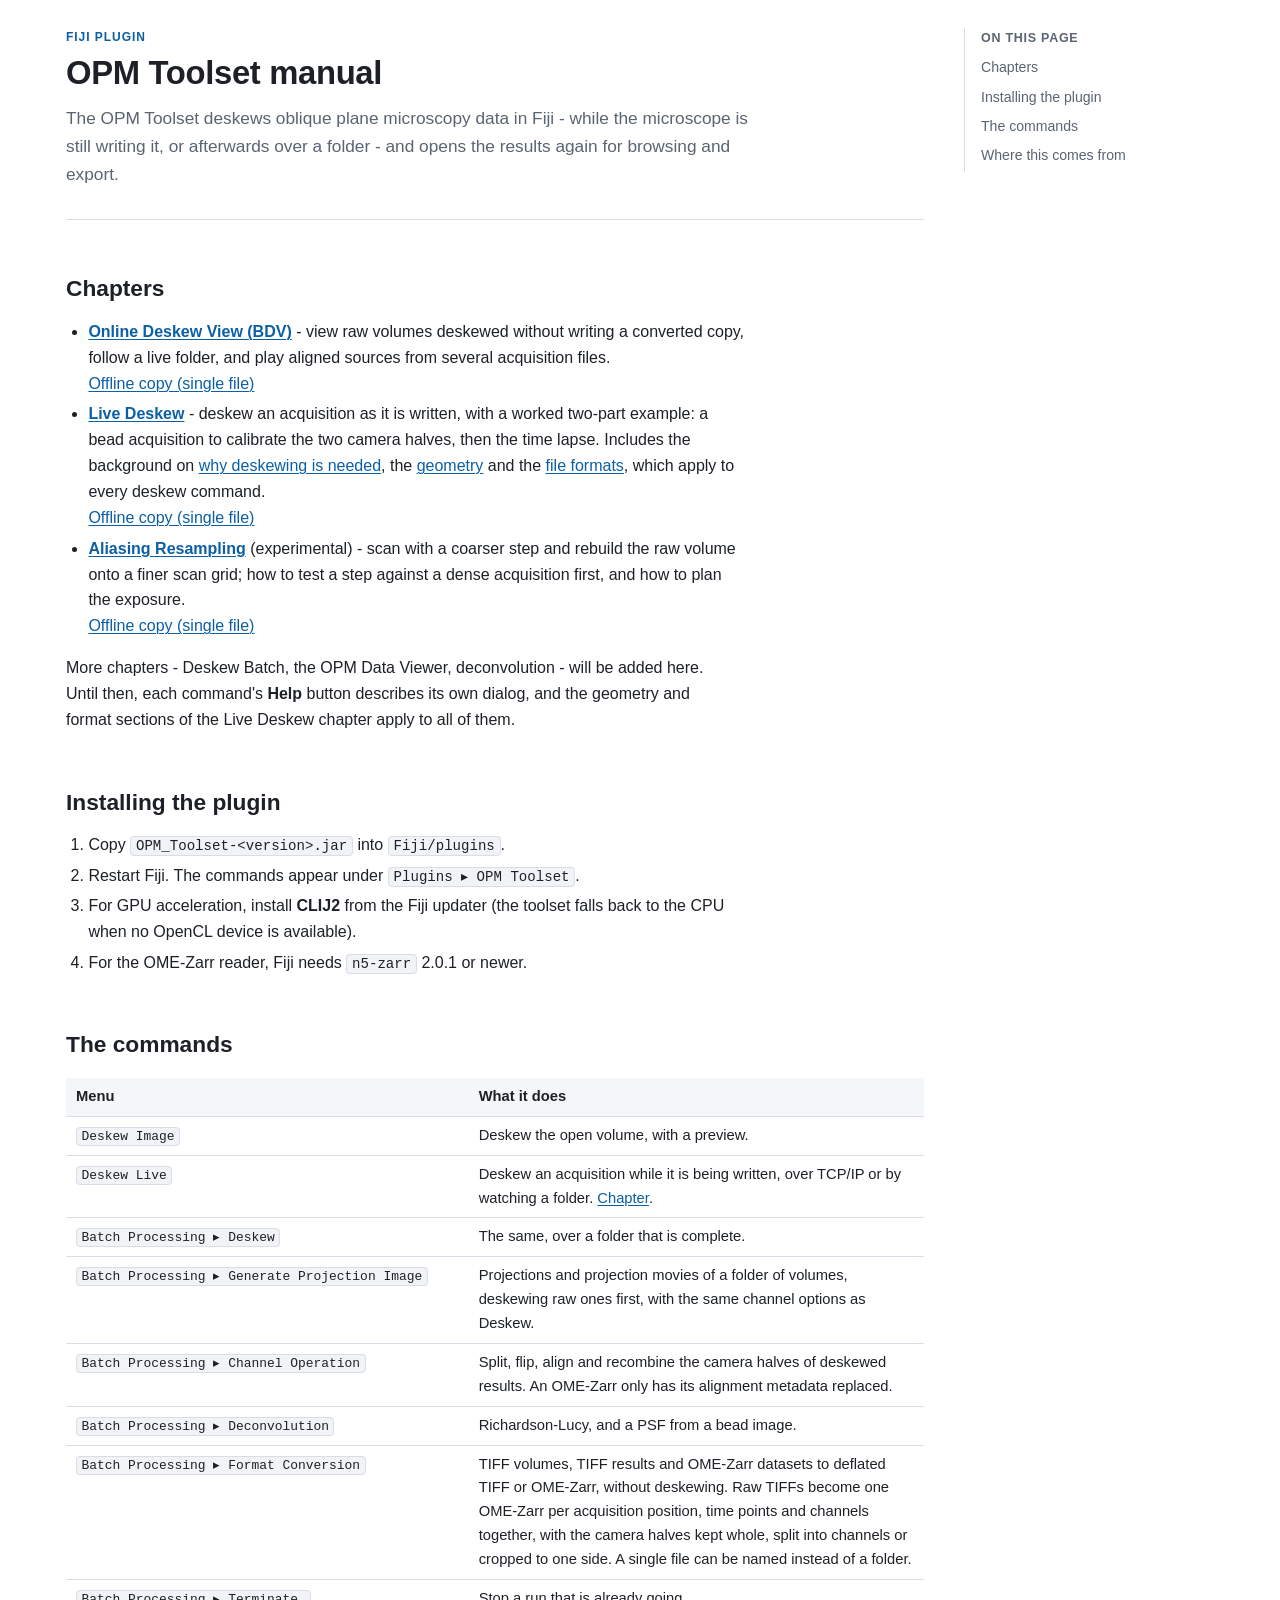
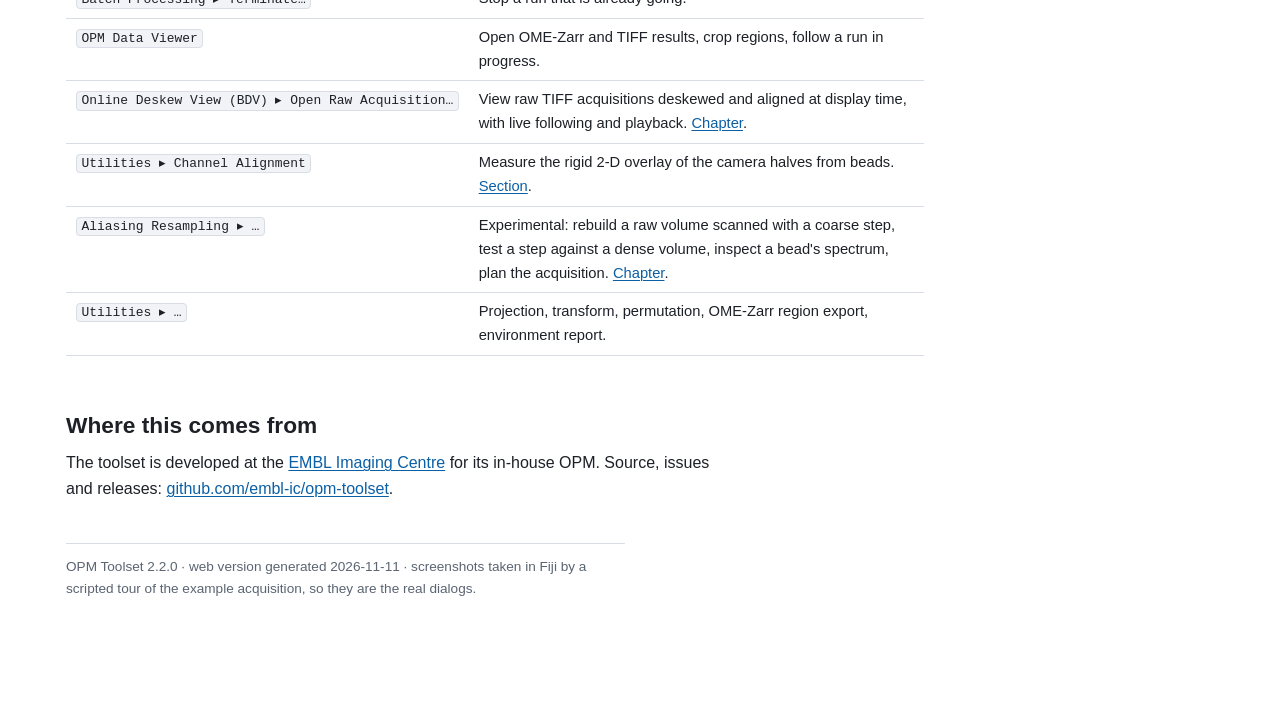
<file: docs/index.html>
<!DOCTYPE html>
<!-- GitHub Pages serves this folder; the manual lives in manual/. -->
<html lang="en">
<head>
<meta charset="utf-8">
<title>OPM Toolset documentation</title>
<meta http-equiv="refresh" content="0; url=manual/index.html">
<link rel="canonical" href="manual/index.html">
</head>
<body>
<p>The OPM Toolset manual is at <a href="manual/index.html">manual/index.html</a>.</p>
</body>
</html>
</file>
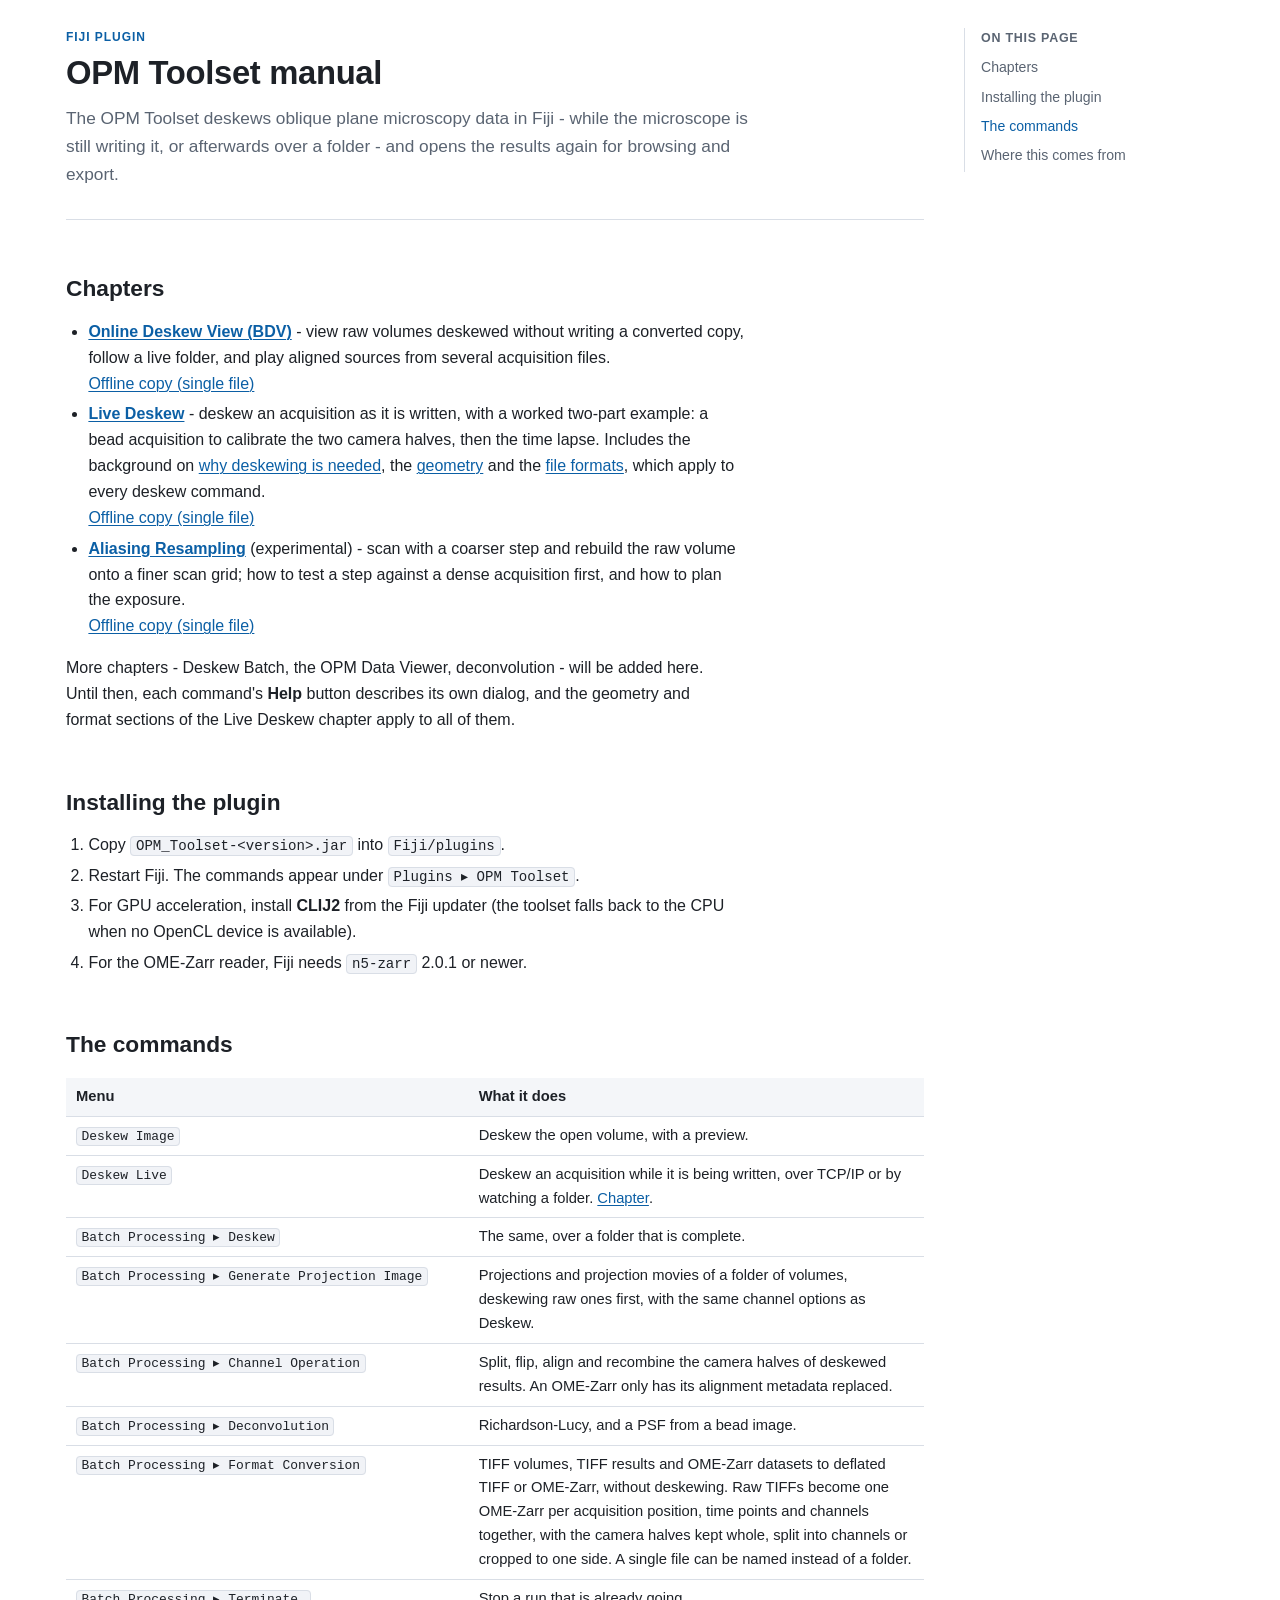
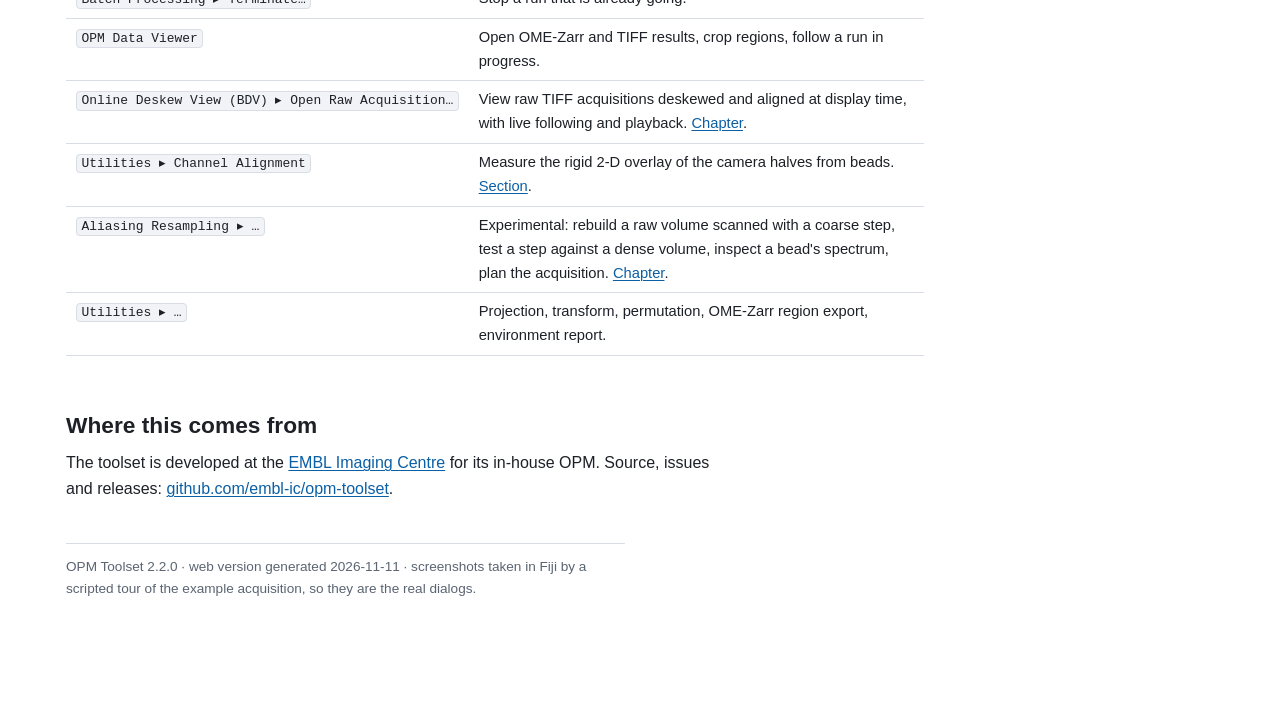
<file: docs/manual/index.html>
<!DOCTYPE html>
<html lang="en">
<head>
<meta charset="utf-8">
<meta name="viewport" content="width=device-width, initial-scale=1">
<title>OPM Toolset manual</title>
<meta name="description" content="User manual for the OPM Toolset Fiji plugin: deskewing oblique plane microscopy data, live and in batch.">
<link rel="icon" href="data:image/svg+xml;utf8,<svg xmlns='http://www.w3.org/2000/svg' viewBox='0 0 16 16'><text y='13' font-size='14'>🔬</text></svg>">
<link rel="stylesheet" href="assets/manual.css">
</head>
<body>
<div class="page">
<main>
<header class="masthead">
    <p class="eyebrow">Fiji plugin</p>
    <h1>OPM Toolset manual</h1>
    <p class="lede">The OPM Toolset deskews oblique plane microscopy data in Fiji - while the
        microscope is still writing it, or afterwards over a folder - and opens the results
        again for browsing and export.</p>
</header>

<h2 id="chapters">Chapters</h2>

<ul>
    <li><a href="online-deskew.html"><b>Online Deskew View (BDV)</b></a> - view raw volumes deskewed without writing a
        converted copy, follow a live folder, and play aligned sources from several acquisition files.
        <br><a href="download/opm-online-deskew-manual.html" download>Offline copy (single file)</a></li>
    <li><a href="live-deskew.html"><b>Live Deskew</b></a> - deskew an acquisition as it is
        written, with a worked two-part example: a bead acquisition to calibrate the two camera
        halves, then the time lapse. Includes the background on
        <a href="live-deskew.html#why">why deskewing is needed</a>, the
        <a href="live-deskew.html#geometry">geometry</a> and the
        <a href="live-deskew.html#formats">file formats</a>, which apply to every deskew command.
        <br><a href="download/opm-live-deskew-manual.html" download>Offline copy (single file)</a></li>
    <li><a href="aliasing-resampling.html"><b>Aliasing Resampling</b></a> (experimental) - scan with
        a coarser step and rebuild the raw volume onto a finer scan grid; how to test a step against
        a dense acquisition first, and how to plan the exposure.
        <br><a href="download/opm-aliasing-resampling-manual.html" download>Offline copy (single file)</a></li>
</ul>

<p>More chapters - Deskew Batch, the OPM Data Viewer, deconvolution - will be added here. Until
then, each command's <b>Help</b> button describes its own dialog, and the geometry and format
sections of the Live Deskew chapter apply to all of them.</p>

<h2 id="install">Installing the plugin</h2>

<ol>
    <li>Copy <code>OPM_Toolset-&lt;version&gt;.jar</code> into <code>Fiji/plugins</code>.</li>
    <li>Restart Fiji. The commands appear under <code>Plugins ▸ OPM Toolset</code>.</li>
    <li>For GPU acceleration, install <b>CLIJ2</b> from the Fiji updater (the toolset falls back to
        the CPU when no OpenCL device is available).</li>
    <li>For the OME-Zarr reader, Fiji needs <code>n5-zarr</code> 2.0.1 or newer.</li>
</ol>

<h2 id="commands">The commands</h2>

<div class="table-wrap">
<table>
    <thead><tr><th>Menu</th><th>What it does</th></tr></thead>
    <tbody>
    <tr><td><code>Deskew Image</code></td><td>Deskew the open volume, with a preview.</td></tr>
    <tr><td><code>Deskew Live</code></td><td>Deskew an acquisition while it is being written, over
        TCP/IP or by watching a folder. <a href="live-deskew.html">Chapter</a>.</td></tr>
    <tr><td><code>Batch Processing ▸ Deskew</code></td><td>The same, over a folder that is
        complete.</td></tr>
    <tr><td><code>Batch Processing ▸ Generate Projection Image</code></td><td>Projections and
        projection movies of a folder of volumes, deskewing raw ones first, with the same channel
        options as Deskew.</td></tr>
    <tr><td><code>Batch Processing ▸ Channel Operation</code></td><td>Split, flip, align and
        recombine the camera halves of deskewed results. An OME-Zarr only has its alignment
        metadata replaced.</td></tr>
    <tr><td><code>Batch Processing ▸ Deconvolution</code></td><td>Richardson-Lucy, and a PSF from a
        bead image.</td></tr>
    <tr><td><code>Batch Processing ▸ Format Conversion</code></td><td>TIFF volumes, TIFF results
        and OME-Zarr datasets to deflated TIFF or OME-Zarr, without deskewing. Raw TIFFs become one
        OME-Zarr per acquisition position, time points and channels together, with the camera
        halves kept whole, split into channels or cropped to one side. A single file can be named
        instead of a folder.</td></tr>
    <tr><td><code>Batch Processing ▸ Terminate…</code></td><td>Stop a run that is already
        going.</td></tr>
    <tr><td><code>OPM Data Viewer</code></td><td>Open OME-Zarr and TIFF results, crop regions,
        follow a run in progress.</td></tr>
    <tr><td><code>Online Deskew View (BDV) ▸ Open Raw Acquisition…</code></td><td>View raw TIFF acquisitions deskewed
        and aligned at display time, with live following and playback. <a href="online-deskew.html">Chapter</a>.</td></tr>
    <tr><td><code>Utilities ▸ Channel Alignment</code></td><td>Measure the rigid 2-D overlay of the
        camera halves from beads.
        <a href="live-deskew.html#alignment">Section</a>.</td></tr>
    <tr><td><code>Aliasing Resampling ▸ …</code></td><td>Experimental: rebuild a raw volume scanned
        with a coarse step, test a step against a dense volume, inspect a bead's spectrum, plan the
        acquisition. <a href="aliasing-resampling.html">Chapter</a>.</td></tr>
    <tr><td><code>Utilities ▸ …</code></td><td>Projection, transform, permutation, OME-Zarr
        region export, environment report.</td></tr>
    </tbody>
</table>
</div>

<h2 id="contact">Where this comes from</h2>

<p>The toolset is developed at the <a href="https://www.embl.org/about/info/imaging-centre/">EMBL
Imaging Centre</a> for its in-house OPM. Source, issues and releases:
<a href="https://github.com/embl-ic/opm-toolset">github.com/embl-ic/opm-toolset</a>.</p>
<p class="meta">OPM Toolset 2.2.0 · web version generated 2026-11-11 ·
screenshots taken in Fiji by a scripted tour of the
example acquisition, so they are the real dialogs.</p>
</main>
<nav class="toc"><p>On this page</p><ol><li><a href="#chapters">Chapters</a></li><li><a href="#install">Installing the plugin</a></li><li><a href="#commands">The commands</a></li><li><a href="#contact">Where this comes from</a></li></ol></nav>
</div>
<script>
/* Mark the section the reader is in. No dependencies, and harmless if it does not run. */
(function () {
    var links = [].slice.call(document.querySelectorAll('nav.toc a'));
    if (!links.length || !('IntersectionObserver' in window)) return;
    var byId = {};
    links.forEach(function (a) { byId[a.getAttribute('href').slice(1)] = a; });
    var seen = new IntersectionObserver(function (entries) {
        entries.forEach(function (entry) {
            var link = byId[entry.target.id];
            if (!link) return;
            if (entry.isIntersecting) {
                links.forEach(function (a) { a.classList.remove('active'); });
                link.classList.add('active');
            }
        });
    }, { rootMargin: '-10% 0px -80% 0px' });
    Object.keys(byId).forEach(function (id) {
        var target = document.getElementById(id);
        if (target) seen.observe(target);
    });
})();
</script>
</body>
</html>
</file>
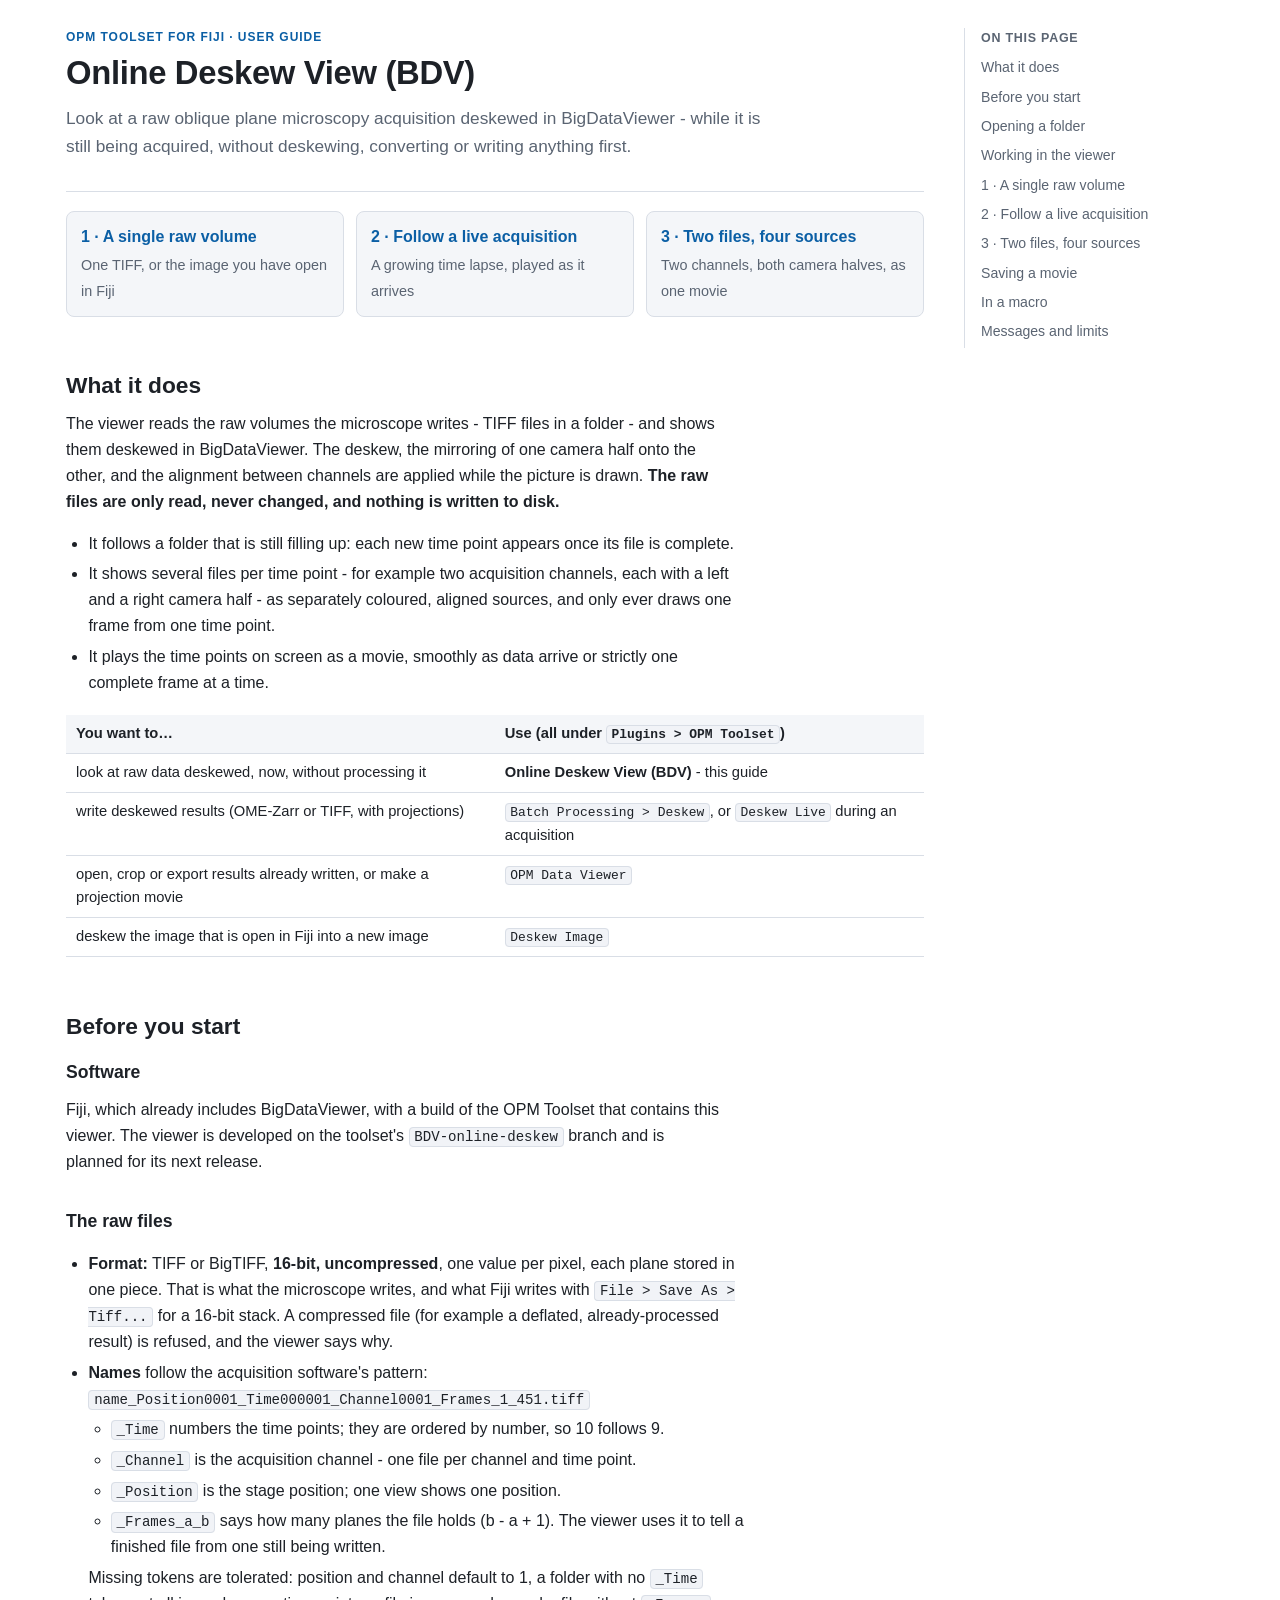
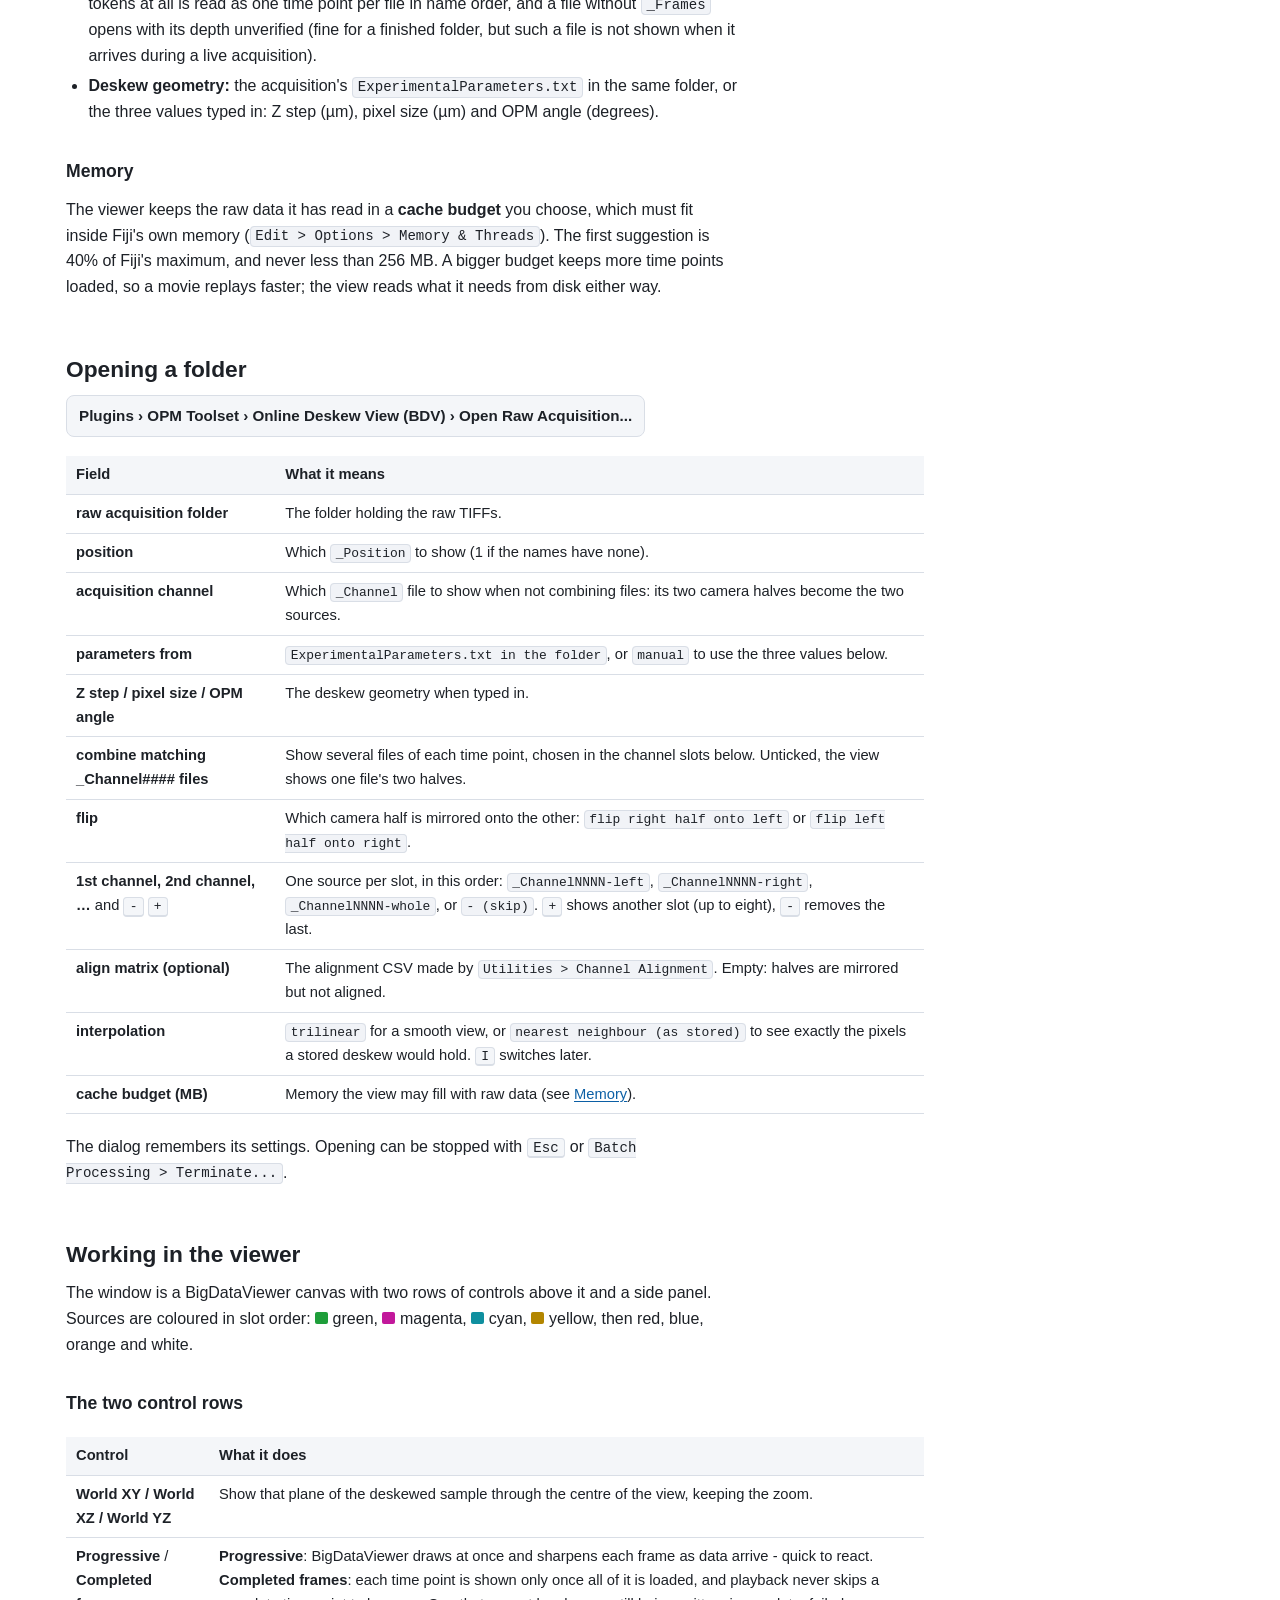
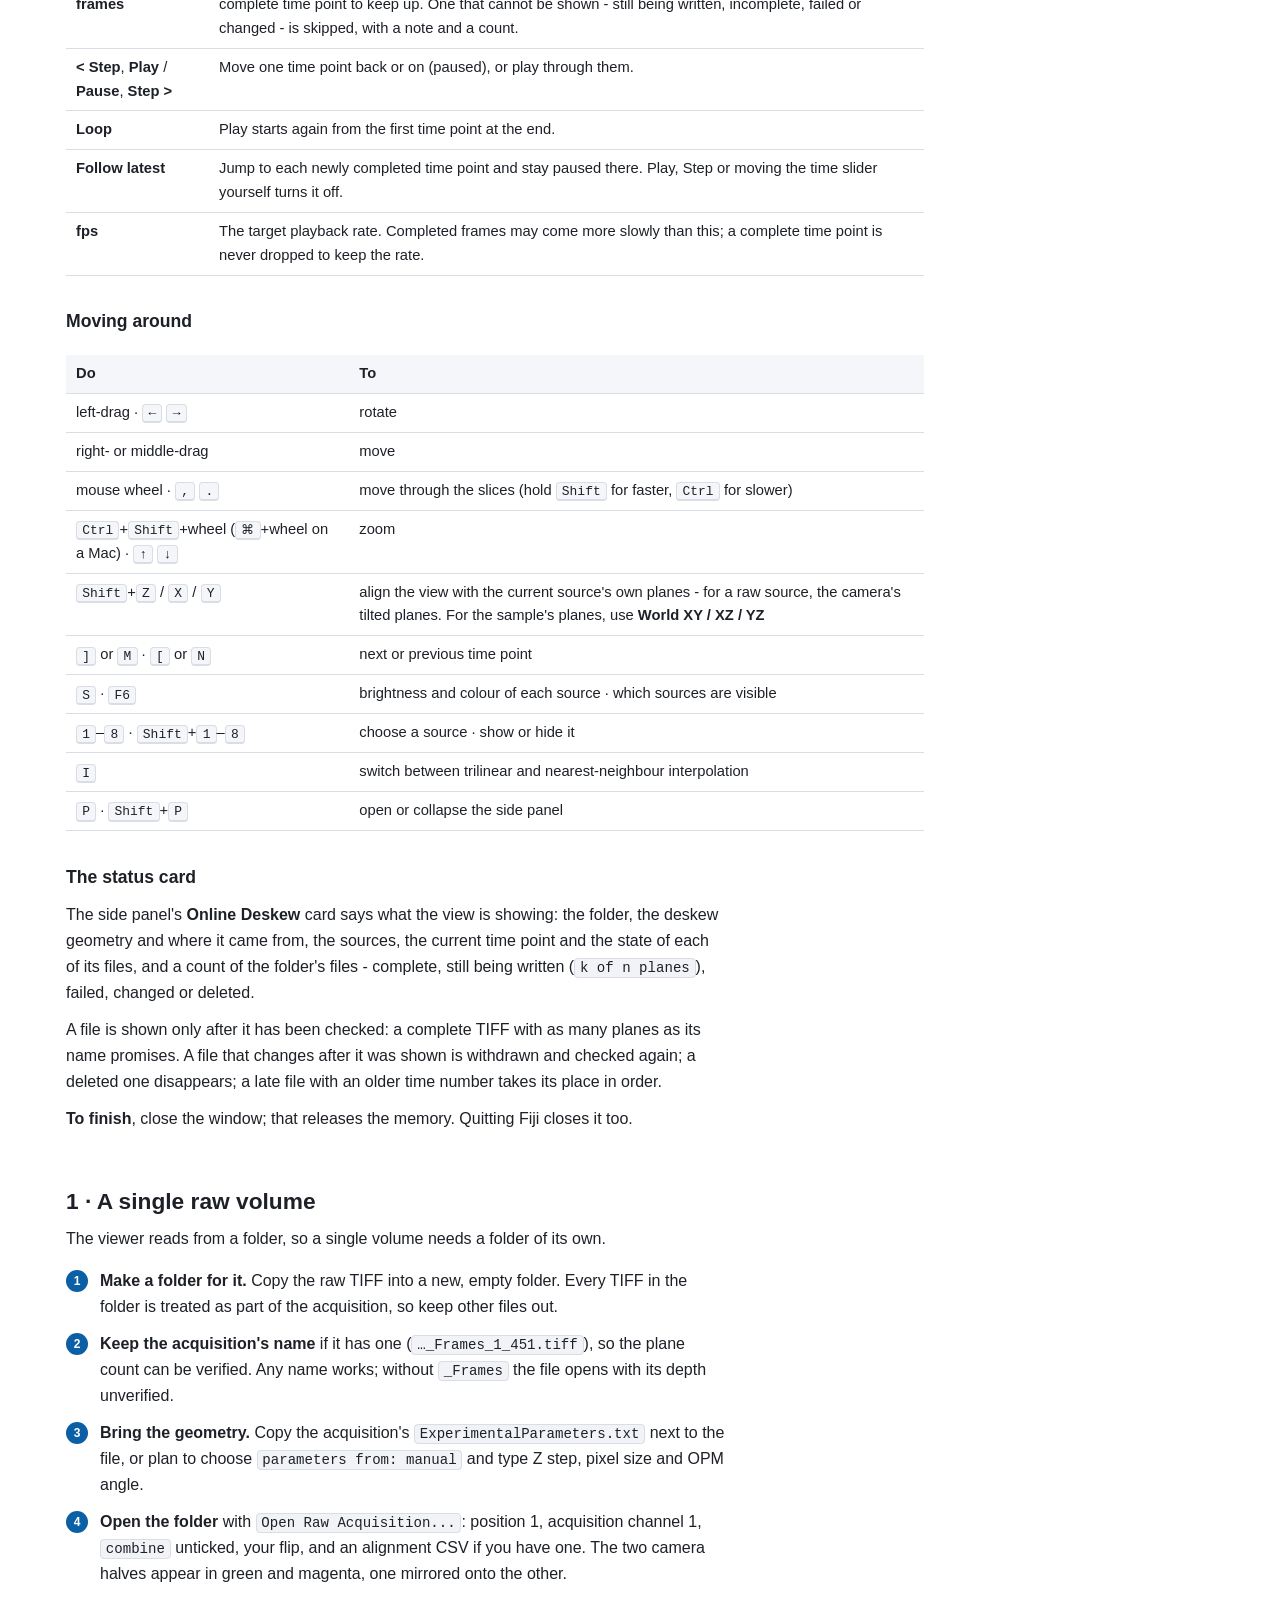
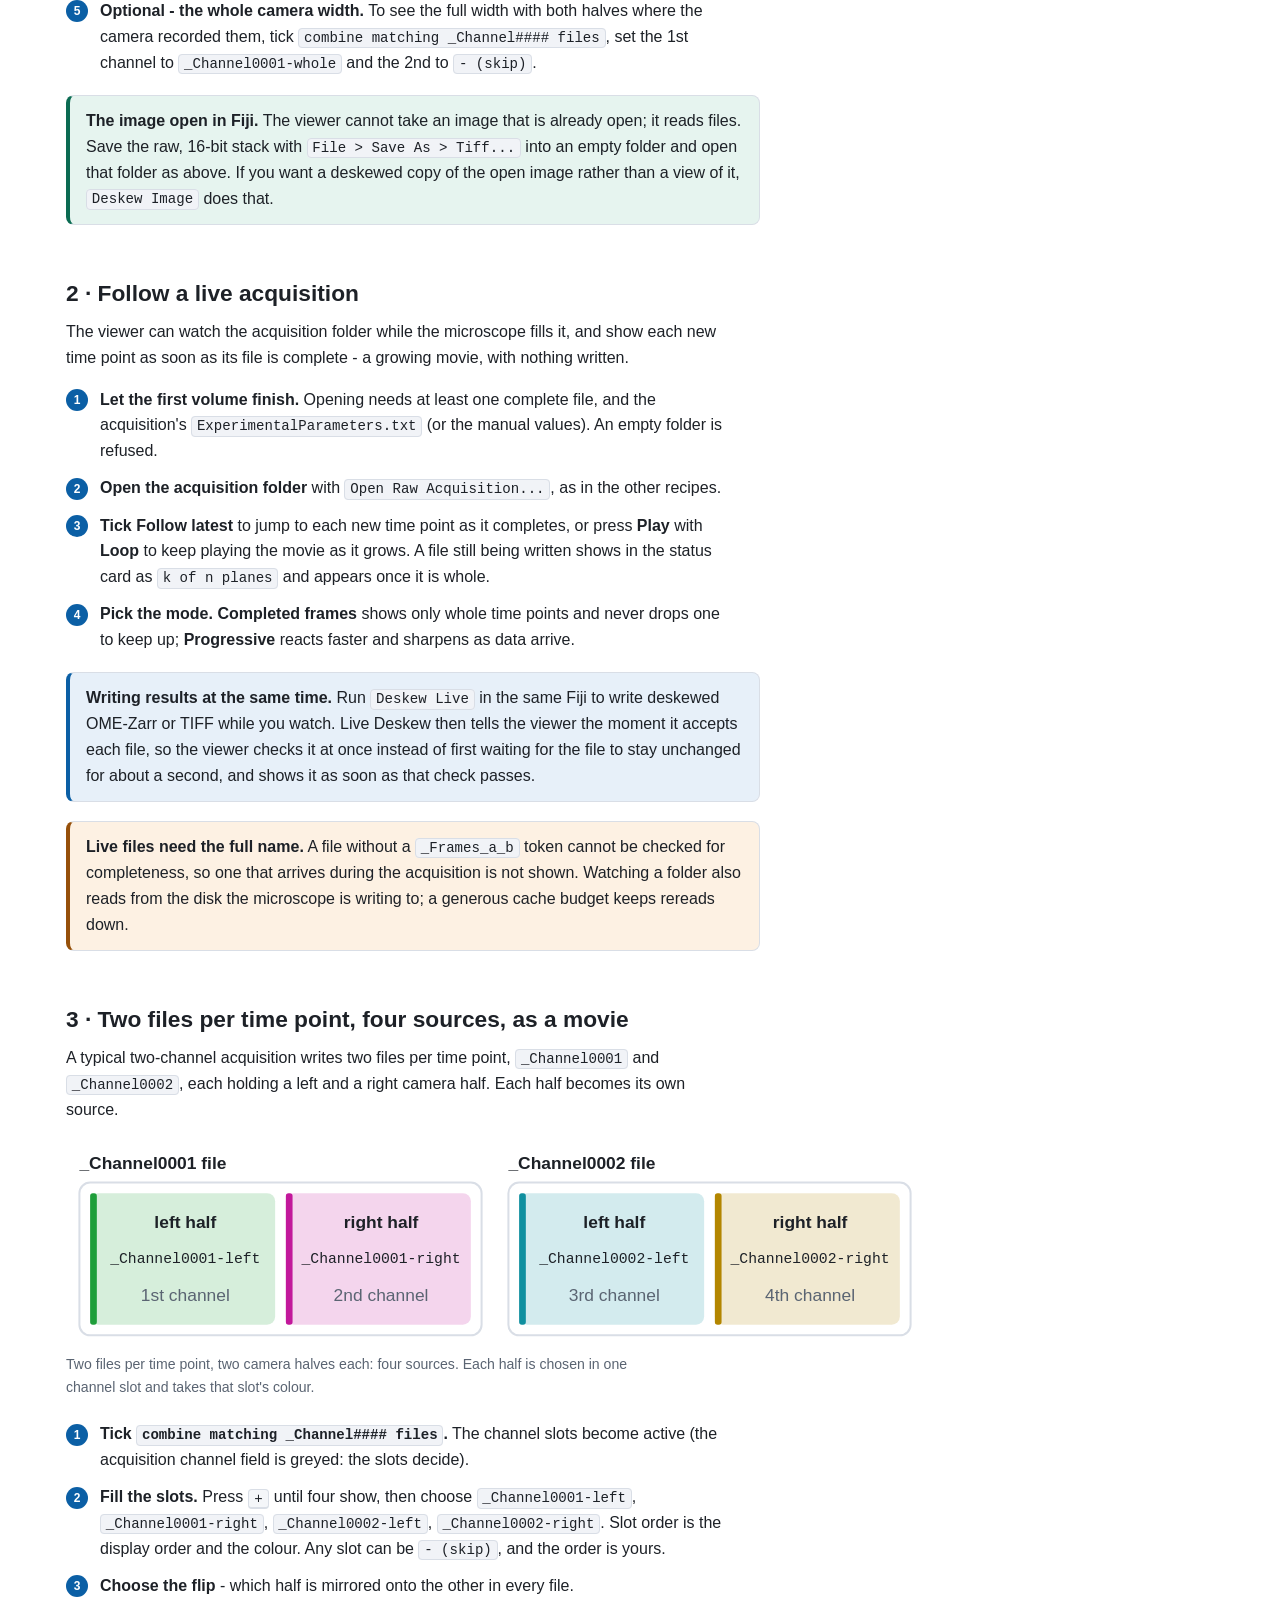
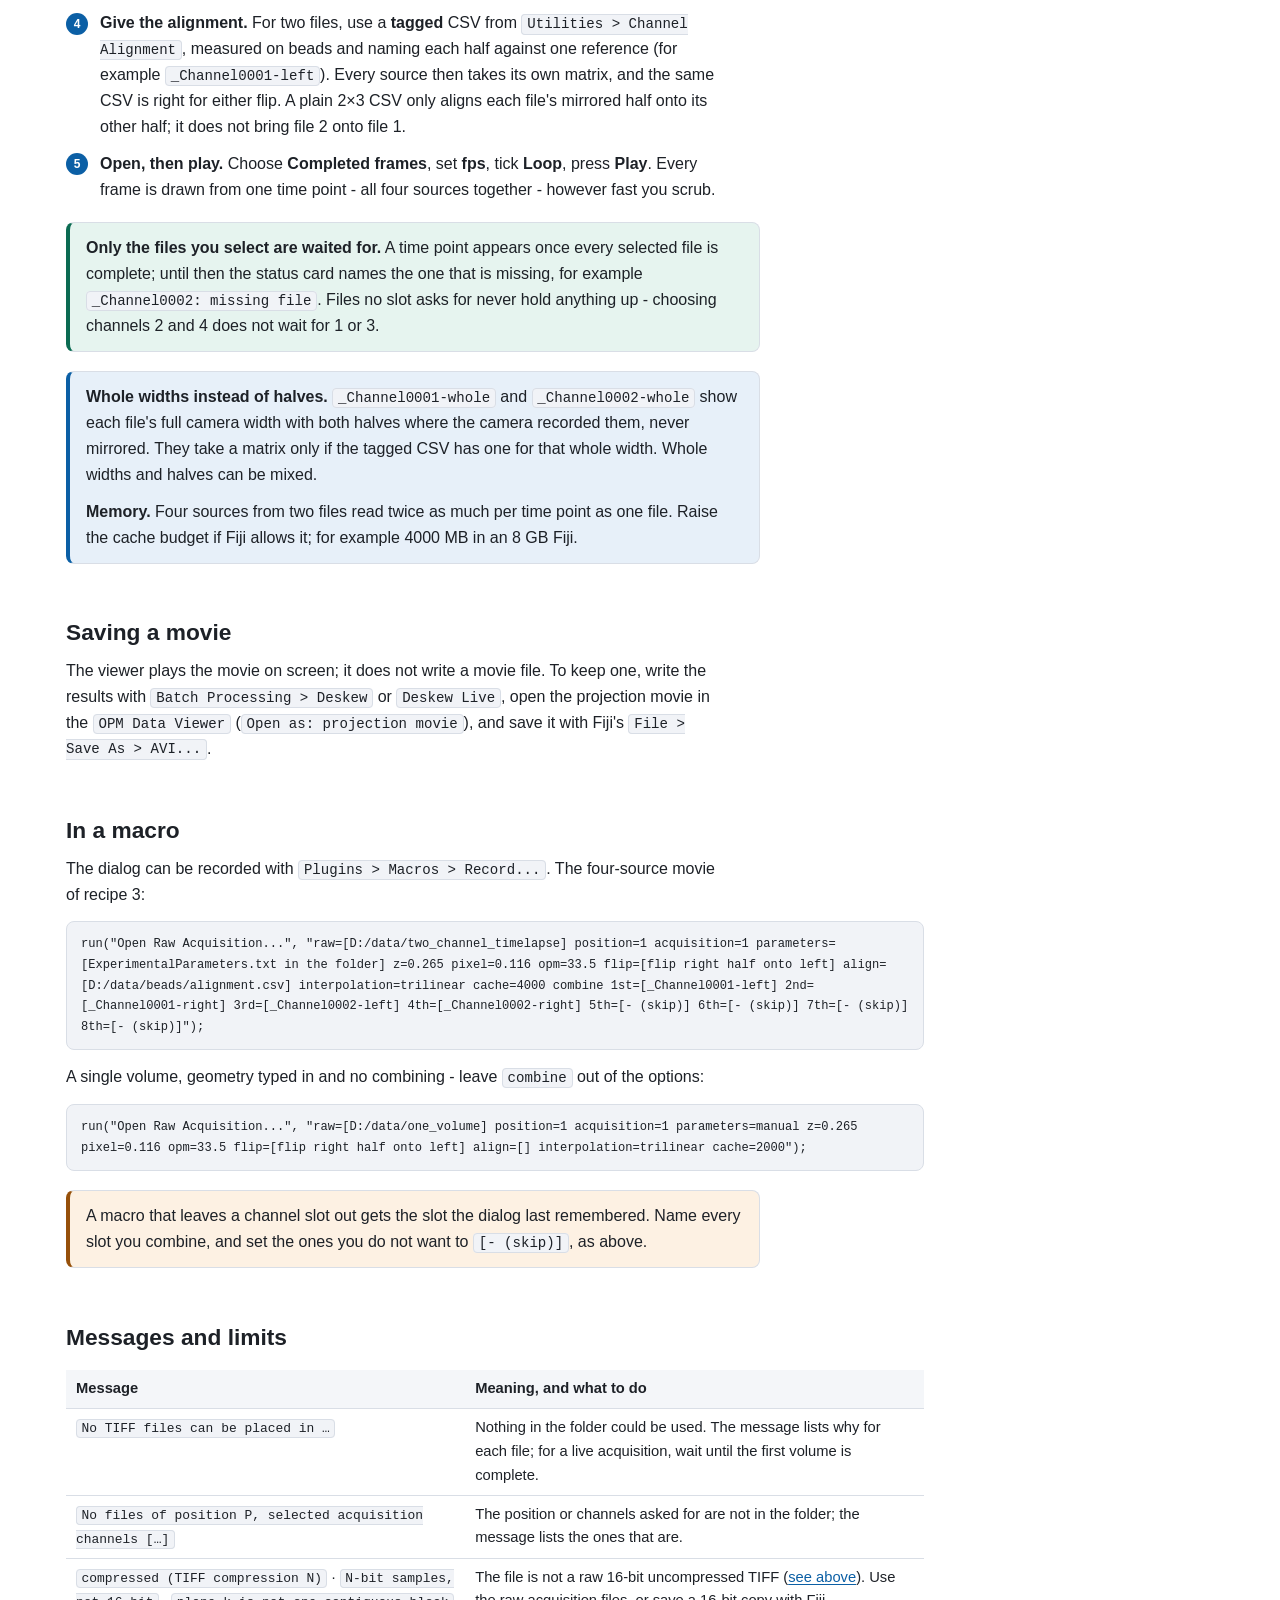
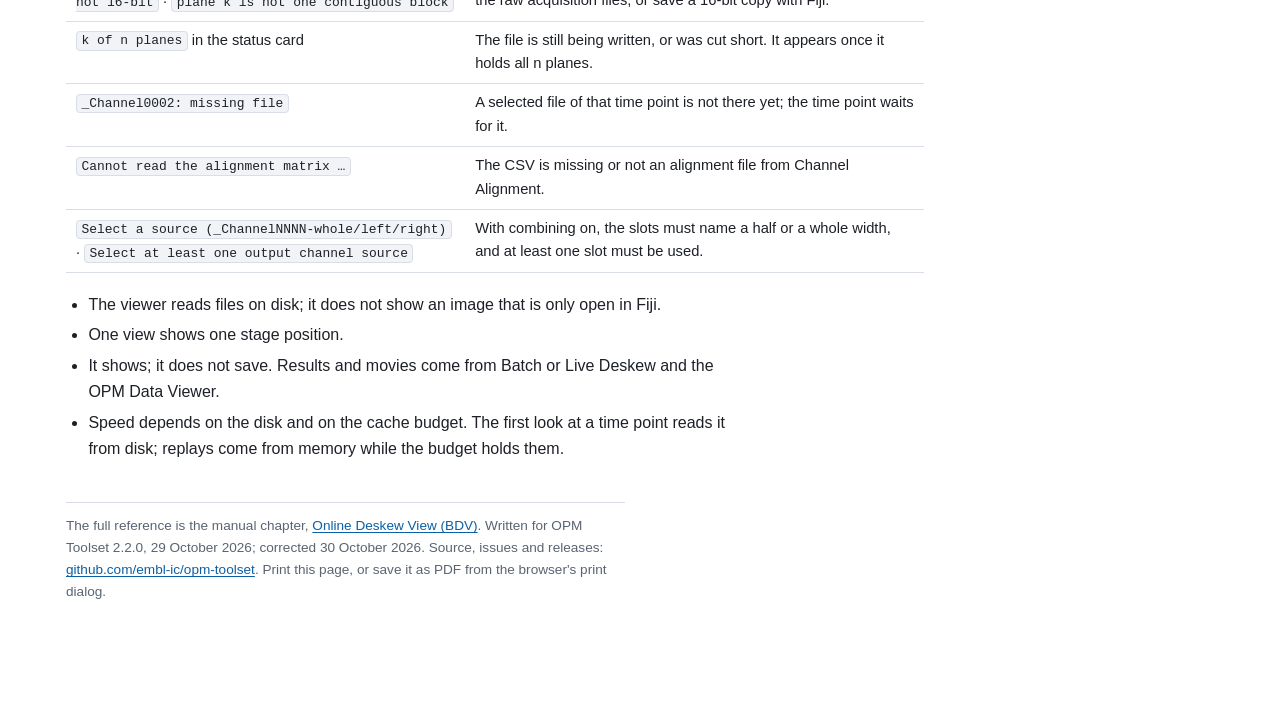
<file: docs/online-deskew-viewer-guide.html>
<!DOCTYPE html>
<html lang="en">
<head>
<meta charset="utf-8">
<meta name="viewport" content="width=device-width, initial-scale=1">
<title>Online Deskew View (BDV) - user guide</title>
<meta name="description" content="How to look at raw OPM acquisitions deskewed in BigDataViewer with the OPM Toolset for Fiji: a single volume, a live acquisition, and several channels as a movie.">
<style>
/* The OPM Toolset manual's look, inlined so this page works on its own and prints cleanly. */
:root {
    color-scheme: light dark;
    --bg: #ffffff; --bg-soft: #f4f6f9; --bg-code: #f1f3f7; --fg: #1d2127; --fg-soft: #5a6472; --line: #d9dee6;
    --accent: #0b5fa5; --accent-soft: #e7f0f9; --mark: #d62828; --note: #0b6b52; --note-bg: #e6f4ef;
    --warn: #96500a; --warn-bg: #fdf1e3; --radius: 8px; --measure: 74ch;
    --c1: #1e9e3a; --c2: #c2189b; --c3: #0f8f9f; --c4: #b38600;
}
@media (prefers-color-scheme: dark) {
    :root:not([data-theme="light"]) {
        --bg: #14171c; --bg-soft: #1b1f26; --bg-code: #1e232b; --fg: #e6e9ee; --fg-soft: #a8b1be; --line: #2c333d;
        --accent: #6fb2f0; --accent-soft: #1c2938; --mark: #ff6b6b; --note: #6ed0ae; --note-bg: #16302a;
        --warn: #e5b169; --warn-bg: #2e2415;
        --c1: #4fd16a; --c2: #f25ccd; --c3: #3fd0e0; --c4: #f0c419;
    }
}
:root[data-theme="dark"] {
    --bg: #14171c; --bg-soft: #1b1f26; --bg-code: #1e232b; --fg: #e6e9ee; --fg-soft: #a8b1be; --line: #2c333d;
    --accent: #6fb2f0; --accent-soft: #1c2938; --mark: #ff6b6b; --note: #6ed0ae; --note-bg: #16302a;
    --warn: #e5b169; --warn-bg: #2e2415;
    --c1: #4fd16a; --c2: #f25ccd; --c3: #3fd0e0; --c4: #f0c419;
}
* { box-sizing: border-box; }
html { scroll-behavior: smooth; }
body { margin: 0; background: var(--bg); color: var(--fg);
    font: 16px/1.62 -apple-system, BlinkMacSystemFont, "Segoe UI", Roboto, Helvetica, Arial, sans-serif; -webkit-text-size-adjust: 100%; }
.page { display: grid; grid-template-columns: minmax(0, 1fr) 250px; gap: 40px; max-width: 1180px; margin: 0 auto;
    padding: 28px 16px 96px; align-items: start; }
main { min-width: 0; }
header.masthead { border-bottom: 1px solid var(--line); padding-bottom: 18px; margin-bottom: 8px; }
header.masthead .eyebrow { text-transform: uppercase; letter-spacing: .08em; font-size: 12px; font-weight: 600; color: var(--accent); margin: 0 0 6px; }
h1 { font-size: 2.05rem; line-height: 1.2; margin: 0 0 10px; letter-spacing: -0.01em; }
h2 { font-size: 1.42rem; margin: 2.4em 0 .5em; line-height: 1.25; scroll-margin-top: 16px; }
h3 { font-size: 1.1rem; margin: 1.8em 0 .4em; scroll-margin-top: 16px; }
h2 + h3 { margin-top: 1em; }
p, li { max-width: var(--measure); }
p { margin: .7em 0; }
.lede { font-size: 1.08rem; color: var(--fg-soft); }
a { color: var(--accent); text-decoration-thickness: 1px; text-underline-offset: 2px; }
code, kbd { font-family: ui-monospace, SFMono-Regular, Menlo, Consolas, "Liberation Mono", monospace; font-size: .88em; }
code { background: var(--bg-code); border: 1px solid var(--line); border-radius: 4px; padding: .08em .34em; overflow-wrap: anywhere; }
kbd { background: var(--bg-soft); border: 1px solid var(--line); border-bottom-width: 2px; border-radius: 4px; padding: .05em .4em; white-space: nowrap; }
pre { background: var(--bg-code); border: 1px solid var(--line); border-radius: var(--radius); padding: 12px 14px; overflow-x: auto;
    font-size: .86rem; line-height: 1.5; white-space: pre-wrap; overflow-wrap: anywhere; }
pre code { background: none; border: 0; padding: 0; }
ul, ol { padding-left: 1.4em; }
li { margin: .3em 0; }
nav.toc { position: sticky; top: 20px; font-size: .88rem; border-left: 1px solid var(--line); padding-left: 16px;
    max-height: calc(100vh - 44px); overflow-y: auto; }
nav.toc p { font-weight: 600; margin: 0 0 .5em; font-size: .78rem; text-transform: uppercase; letter-spacing: .06em; color: var(--fg-soft); }
nav.toc ol { list-style: none; margin: 0; padding: 0; }
nav.toc li { margin: .18em 0; max-width: none; }
nav.toc li.sub { padding-left: 12px; font-size: .95em; }
nav.toc a { color: var(--fg-soft); text-decoration: none; display: block; padding: 2px 0; }
nav.toc a:hover { color: var(--accent); }
ol.steps { list-style: none; margin: 1em 0; padding: 0; counter-reset: step; }
ol.steps > li { counter-increment: step; position: relative; padding-left: 34px; margin: .7em 0; max-width: var(--measure); }
ol.steps > li::before { content: counter(step); position: absolute; left: 0; top: .18em; width: 22px; height: 22px; border-radius: 50%;
    background: var(--accent); color: #fff; font-size: 12px; font-weight: 700; line-height: 22px; text-align: center; }
.note, .warn, .tip { border: 1px solid var(--line); border-left: 4px solid var(--note); background: var(--note-bg);
    border-radius: var(--radius); padding: 12px 16px; margin: 1.2em 0; max-width: calc(var(--measure) + 36px); }
.note p:first-child, .warn p:first-child, .tip p:first-child { margin-top: 0; }
.note p:last-child, .warn p:last-child, .tip p:last-child { margin-bottom: 0; }
.warn { border-left-color: var(--warn); background: var(--warn-bg); }
.tip { border-left-color: var(--accent); background: var(--accent-soft); }
.table-wrap { overflow-x: auto; margin: 1.2em 0; }
table { border-collapse: collapse; width: 100%; font-size: .92rem; }
th, td { border-bottom: 1px solid var(--line); padding: 7px 10px; text-align: left; vertical-align: top; }
th { background: var(--bg-soft); font-weight: 600; }
.menu-path { background: var(--bg-soft); border: 1px solid var(--line); border-radius: var(--radius); padding: 8px 12px;
    display: inline-block; font-weight: 600; font-size: .95rem; }
.cards { display: grid; grid-template-columns: repeat(auto-fit, minmax(210px, 1fr)); gap: 12px; margin: 1.2em 0; }
.cards a { display: block; border: 1px solid var(--line); background: var(--bg-soft); border-radius: var(--radius); padding: 12px 14px;
    text-decoration: none; color: var(--fg); }
.cards a:hover { border-color: var(--accent); }
.cards b { display: block; color: var(--accent); margin-bottom: 2px; }
.cards span { font-size: .9rem; color: var(--fg-soft); }
figure { margin: 1.4em 0; }
figure svg { display: block; max-width: 100%; height: auto; }
figcaption { font-size: .88rem; color: var(--fg-soft); margin-top: .5em; max-width: var(--measure); }
.sw { display: inline-block; width: .8em; height: .8em; border-radius: 2px; vertical-align: -.05em; margin-right: .3em; }
.meta { font-size: .85rem; color: var(--fg-soft); border-top: 1px solid var(--line); margin-top: 3em; padding-top: 12px; }
@media (max-width: 900px) {
    .page { grid-template-columns: minmax(0, 1fr); gap: 0; }
    nav.toc { position: static; border-left: 0; border-top: 1px solid var(--line); padding: 14px 0 0; margin-bottom: 8px; max-height: none; order: -1; }
    nav.toc ol { columns: 2; column-gap: 20px; }
}
@media print {
    nav.toc { display: none; }
    .page { display: block; padding: 0; }
    body { font-size: 10.5pt; background: #fff; color: #000; }
    a { color: inherit; }
    h2 { break-after: avoid; }
    .note, .warn, .tip, pre, figure, table { break-inside: avoid; }
}
</style>
</head>
<body>
<div class="page">
<main>

<header class="masthead">
<p class="eyebrow">OPM Toolset for Fiji &middot; user guide</p>
<h1>Online Deskew View (BDV)</h1>
<p class="lede">Look at a raw oblique plane microscopy acquisition deskewed in BigDataViewer - while it is still being
acquired, without deskewing, converting or writing anything first.</p>
</header>

<div class="cards">
<a href="#single"><b>1 &middot; A single raw volume</b><span>One TIFF, or the image you have open in Fiji</span></a>
<a href="#live"><b>2 &middot; Follow a live acquisition</b><span>A growing time lapse, played as it arrives</span></a>
<a href="#multi"><b>3 &middot; Two files, four sources</b><span>Two channels, both camera halves, as one movie</span></a>
</div>

<h2 id="what">What it does</h2>
<p>The viewer reads the raw volumes the microscope writes - TIFF files in a folder - and shows them deskewed in
BigDataViewer. The deskew, the mirroring of one camera half onto the other, and the alignment between channels are applied
while the picture is drawn. <b>The raw files are only read, never changed, and nothing is written to disk.</b></p>
<ul>
<li>It follows a folder that is still filling up: each new time point appears once its file is complete.</li>
<li>It shows several files per time point - for example two acquisition channels, each with a left and a right camera
    half - as separately coloured, aligned sources, and only ever draws one frame from one time point.</li>
<li>It plays the time points on screen as a movie, smoothly as data arrive or strictly one complete frame at a time.</li>
</ul>

<div class="table-wrap">
<table>
<thead><tr><th>You want to&hellip;</th><th>Use (all under <code>Plugins &gt; OPM Toolset</code>)</th></tr></thead>
<tbody>
<tr><td>look at raw data deskewed, now, without processing it</td><td><b>Online Deskew View (BDV)</b> - this guide</td></tr>
<tr><td>write deskewed results (OME-Zarr or TIFF, with projections)</td><td><code>Batch Processing &gt; Deskew</code>, or <code>Deskew Live</code> during an acquisition</td></tr>
<tr><td>open, crop or export results already written, or make a projection movie</td><td><code>OPM Data Viewer</code></td></tr>
<tr><td>deskew the image that is open in Fiji into a new image</td><td><code>Deskew Image</code></td></tr>
</tbody>
</table>
</div>

<h2 id="before">Before you start</h2>
<h3>Software</h3>
<p>Fiji, which already includes BigDataViewer, with a build of the OPM Toolset that contains this viewer. The viewer
is developed on the toolset's <code>BDV-online-deskew</code> branch and is planned for its next release.</p>

<h3 id="files">The raw files</h3>
<ul>
<li><b>Format:</b> TIFF or BigTIFF, <b>16-bit, uncompressed</b>, one value per pixel, each plane stored in one piece.
    That is what the microscope writes, and what Fiji writes with <code>File &gt; Save As &gt; Tiff...</code> for a 16-bit
    stack. A compressed file (for example a deflated, already-processed result) is refused, and the viewer says why.</li>
<li><b>Names</b> follow the acquisition software's pattern:
    <code>name_Position0001_Time000001_Channel0001_Frames_1_451.tiff</code>
    <ul>
    <li><code>_Time</code> numbers the time points; they are ordered by number, so 10 follows 9.</li>
    <li><code>_Channel</code> is the acquisition channel - one file per channel and time point.</li>
    <li><code>_Position</code> is the stage position; one view shows one position.</li>
    <li><code>_Frames_a_b</code> says how many planes the file holds (b - a + 1). The viewer uses it to tell a finished file from
        one still being written.</li>
    </ul>
    Missing tokens are tolerated: position and channel default to 1, a folder with no <code>_Time</code> tokens at all is
    read as one time point per file in name order, and a file without <code>_Frames</code> opens with its depth unverified
    (fine for a finished folder, but such a file is not shown when it arrives during a live acquisition).</li>
<li><b>Deskew geometry:</b> the acquisition's <code>ExperimentalParameters.txt</code> in the same folder, or the three values
    typed in: Z step (&micro;m), pixel size (&micro;m) and OPM angle (degrees).</li>
</ul>

<h3>Memory</h3>
<p>The viewer keeps the raw data it has read in a <b>cache budget</b> you choose, which must fit inside Fiji's own memory
(<code>Edit &gt; Options &gt; Memory &amp; Threads</code>). The first suggestion is 40% of Fiji's maximum, and never less than
256 MB. A bigger budget keeps more time points loaded, so a movie replays faster; the view reads what it needs from disk
either way.</p>

<h2 id="open">Opening a folder</h2>
<p><span class="menu-path">Plugins &rsaquo; OPM Toolset &rsaquo; Online Deskew View (BDV) &rsaquo; Open Raw Acquisition...</span></p>
<div class="table-wrap">
<table>
<thead><tr><th>Field</th><th>What it means</th></tr></thead>
<tbody>
<tr><td><b>raw acquisition folder</b></td><td>The folder holding the raw TIFFs.</td></tr>
<tr><td><b>position</b></td><td>Which <code>_Position</code> to show (1 if the names have none).</td></tr>
<tr><td><b>acquisition channel</b></td><td>Which <code>_Channel</code> file to show when not combining files: its two camera halves become the two sources.</td></tr>
<tr><td><b>parameters from</b></td><td><code>ExperimentalParameters.txt in the folder</code>, or <code>manual</code> to use the three values below.</td></tr>
<tr><td><b>Z step / pixel size / OPM angle</b></td><td>The deskew geometry when typed in.</td></tr>
<tr><td><b>combine matching _Channel#### files</b></td><td>Show several files of each time point, chosen in the channel slots below. Unticked, the view shows one file's two halves.</td></tr>
<tr><td><b>flip</b></td><td>Which camera half is mirrored onto the other: <code>flip right half onto left</code> or <code>flip left half onto right</code>.</td></tr>
<tr><td><b>1st channel, 2nd channel, &hellip;</b> and <kbd>-</kbd> <kbd>+</kbd></td><td>One source per slot, in this order: <code>_ChannelNNNN-left</code>, <code>_ChannelNNNN-right</code>, <code>_ChannelNNNN-whole</code>, or <code>- (skip)</code>. <kbd>+</kbd> shows another slot (up to eight), <kbd>-</kbd> removes the last.</td></tr>
<tr><td><b>align matrix (optional)</b></td><td>The alignment CSV made by <code>Utilities &gt; Channel Alignment</code>. Empty: halves are mirrored but not aligned.</td></tr>
<tr><td><b>interpolation</b></td><td><code>trilinear</code> for a smooth view, or <code>nearest neighbour (as stored)</code> to see exactly the pixels a stored deskew would hold. <kbd>I</kbd> switches later.</td></tr>
<tr><td><b>cache budget (MB)</b></td><td>Memory the view may fill with raw data (see <a href="#before">Memory</a>).</td></tr>
</tbody>
</table>
</div>
<p>The dialog remembers its settings. Opening can be stopped with <kbd>Esc</kbd> or
<code>Batch Processing &gt; Terminate...</code>.</p>

<h2 id="window">Working in the viewer</h2>
<p>The window is a BigDataViewer canvas with two rows of controls above it and a side panel. Sources are coloured in slot
order: <span class="sw" style="background:var(--c1)"></span>green, <span class="sw" style="background:var(--c2)"></span>magenta,
<span class="sw" style="background:var(--c3)"></span>cyan, <span class="sw" style="background:var(--c4)"></span>yellow, then red,
blue, orange and white.</p>

<h3>The two control rows</h3>
<div class="table-wrap">
<table>
<thead><tr><th>Control</th><th>What it does</th></tr></thead>
<tbody>
<tr><td><b>World XY / World XZ / World YZ</b></td><td>Show that plane of the deskewed sample through the centre of the view, keeping the zoom.</td></tr>
<tr><td><b>Progressive</b> / <b>Completed frames</b></td><td><b>Progressive</b>: BigDataViewer draws at once and sharpens each frame as data arrive - quick to react. <b>Completed frames</b>: each time point is shown only once all of it is loaded, and playback never skips a complete time point to keep up. One that cannot be shown - still being written, incomplete, failed or changed - is skipped, with a note and a count.</td></tr>
<tr><td><b>&lt; Step</b>, <b>Play</b> / <b>Pause</b>, <b>Step &gt;</b></td><td>Move one time point back or on (paused), or play through them.</td></tr>
<tr><td><b>Loop</b></td><td>Play starts again from the first time point at the end.</td></tr>
<tr><td><b>Follow latest</b></td><td>Jump to each newly completed time point and stay paused there. Play, Step or moving the time slider yourself turns it off.</td></tr>
<tr><td><b>fps</b></td><td>The target playback rate. Completed frames may come more slowly than this; a complete time point is never dropped to keep the rate.</td></tr>
</tbody>
</table>
</div>

<h3>Moving around</h3>
<div class="table-wrap">
<table>
<thead><tr><th>Do</th><th>To</th></tr></thead>
<tbody>
<tr><td>left-drag &middot; <kbd>&larr;</kbd> <kbd>&rarr;</kbd></td><td>rotate</td></tr>
<tr><td>right- or middle-drag</td><td>move</td></tr>
<tr><td>mouse wheel &middot; <kbd>,</kbd> <kbd>.</kbd></td><td>move through the slices (hold <kbd>Shift</kbd> for faster, <kbd>Ctrl</kbd> for slower)</td></tr>
<tr><td><kbd>Ctrl</kbd>+<kbd>Shift</kbd>+wheel (<kbd>&#8984;</kbd>+wheel on a Mac) &middot; <kbd>&uarr;</kbd> <kbd>&darr;</kbd></td><td>zoom</td></tr>
<tr><td><kbd>Shift</kbd>+<kbd>Z</kbd> / <kbd>X</kbd> / <kbd>Y</kbd></td><td>align the view with the current source's own planes - for a raw source, the camera's tilted planes. For the sample's planes, use <b>World XY / XZ / YZ</b></td></tr>
<tr><td><kbd>]</kbd> or <kbd>M</kbd> &middot; <kbd>[</kbd> or <kbd>N</kbd></td><td>next or previous time point</td></tr>
<tr><td><kbd>S</kbd> &middot; <kbd>F6</kbd></td><td>brightness and colour of each source &middot; which sources are visible</td></tr>
<tr><td><kbd>1</kbd>&ndash;<kbd>8</kbd> &middot; <kbd>Shift</kbd>+<kbd>1</kbd>&ndash;<kbd>8</kbd></td><td>choose a source &middot; show or hide it</td></tr>
<tr><td><kbd>I</kbd></td><td>switch between trilinear and nearest-neighbour interpolation</td></tr>
<tr><td><kbd>P</kbd> &middot; <kbd>Shift</kbd>+<kbd>P</kbd></td><td>open or collapse the side panel</td></tr>
</tbody>
</table>
</div>

<h3>The status card</h3>
<p>The side panel's <b>Online Deskew</b> card says what the view is showing: the folder, the deskew geometry and where it came
from, the sources, the current time point and the state of each of its files, and a count of the folder's files -
complete, still being written (<code>k of n planes</code>), failed, changed or deleted.</p>
<p>A file is shown only after it has been checked: a complete TIFF with as many planes as its name promises. A file that
changes after it was shown is withdrawn and checked again; a deleted one disappears; a late file with an older time number
takes its place in order.</p>
<p><b>To finish</b>, close the window; that releases the memory. Quitting Fiji closes it too.</p>

<h2 id="single">1 &middot; A single raw volume</h2>
<p>The viewer reads from a folder, so a single volume needs a folder of its own.</p>
<ol class="steps">
<li><b>Make a folder for it.</b> Copy the raw TIFF into a new, empty folder. Every TIFF in the folder is treated as part of
    the acquisition, so keep other files out.</li>
<li><b>Keep the acquisition's name</b> if it has one (<code>&hellip;_Frames_1_451.tiff</code>), so the plane count can be
    verified. Any name works; without <code>_Frames</code> the file opens with its depth unverified.</li>
<li><b>Bring the geometry.</b> Copy the acquisition's <code>ExperimentalParameters.txt</code> next to the file, or plan to
    choose <code>parameters from: manual</code> and type Z step, pixel size and OPM angle.</li>
<li><b>Open the folder</b> with <code>Open Raw Acquisition...</code>: position 1, acquisition channel 1,
    <code>combine</code> unticked, your flip, and an alignment CSV if you have one. The two camera halves appear in green
    and magenta, one mirrored onto the other.</li>
<li><b>Optional - the whole camera width.</b> To see the full width with both halves where the camera recorded them,
    tick <code>combine matching _Channel#### files</code>, set the 1st channel to <code>_Channel0001-whole</code> and the
    2nd to <code>- (skip)</code>.</li>
</ol>
<div class="note">
<p><b>The image open in Fiji.</b> The viewer cannot take an image that is already open; it reads files. Save the raw,
16-bit stack with <code>File &gt; Save As &gt; Tiff...</code> into an empty folder and open that folder as above. If you
want a deskewed copy of the open image rather than a view of it, <code>Deskew Image</code> does that.</p>
</div>

<h2 id="live">2 &middot; Follow a live acquisition</h2>
<p>The viewer can watch the acquisition folder while the microscope fills it, and show each new time point as soon as its
file is complete - a growing movie, with nothing written.</p>
<ol class="steps">
<li><b>Let the first volume finish.</b> Opening needs at least one complete file, and the acquisition's
    <code>ExperimentalParameters.txt</code> (or the manual values). An empty folder is refused.</li>
<li><b>Open the acquisition folder</b> with <code>Open Raw Acquisition...</code>, as in the other recipes.</li>
<li><b>Tick Follow latest</b> to jump to each new time point as it completes, or press <b>Play</b> with <b>Loop</b> to keep
    playing the movie as it grows. A file still being written shows in the status card as <code>k of n planes</code> and
    appears once it is whole.</li>
<li><b>Pick the mode.</b> <b>Completed frames</b> shows only whole time points and never drops one to keep up;
    <b>Progressive</b> reacts faster and sharpens as data arrive.</li>
</ol>
<div class="tip">
<p><b>Writing results at the same time.</b> Run <code>Deskew Live</code> in the same Fiji to write
deskewed OME-Zarr or TIFF while you watch. Live Deskew then tells the viewer the moment it accepts each file, so the viewer
checks it at once instead of first waiting for the file to stay unchanged for about a second, and shows it as soon as that
check passes.</p>
</div>
<div class="warn">
<p><b>Live files need the full name.</b> A file without a <code>_Frames_a_b</code> token cannot be checked for completeness,
so one that arrives during the acquisition is not shown. Watching a folder also reads from the disk the microscope is
writing to; a generous cache budget keeps rereads down.</p>
</div>

<h2 id="multi">3 &middot; Two files per time point, four sources, as a movie</h2>
<p>A typical two-channel acquisition writes two files per time point, <code>_Channel0001</code> and
<code>_Channel0002</code>, each holding a left and a right camera half. Each half becomes its own source.</p>

<figure>
<svg viewBox="0 0 640 150" role="img" aria-labelledby="fig-title fig-desc" xmlns="http://www.w3.org/2000/svg"
     font-family="-apple-system, Segoe UI, Roboto, Helvetica, Arial, sans-serif" font-size="13">
<title id="fig-title">Two files, four sources</title>
<desc id="fig-desc">Each time point has two files. Each file holds a left and a right camera half. The four halves are
chosen in the 1st to 4th channel slots and take the slot colours green, magenta, cyan and yellow.</desc>
<g fill="var(--fg)" font-weight="600">
<text x="10" y="18">_Channel0001 file</text>
<text x="330" y="18">_Channel0002 file</text>
</g>
<g fill="none" stroke="var(--line)" stroke-width="1.5">
<rect x="10" y="28" width="300" height="114" rx="8"/>
<rect x="330" y="28" width="300" height="114" rx="8"/>
</g>
<g>
<rect x="18" y="36" width="138" height="98" rx="6" fill="var(--c1)" opacity=".18"/><rect x="18" y="36" width="5" height="98" rx="2" fill="var(--c1)"/>
<rect x="164" y="36" width="138" height="98" rx="6" fill="var(--c2)" opacity=".18"/><rect x="164" y="36" width="5" height="98" rx="2" fill="var(--c2)"/>
<rect x="338" y="36" width="138" height="98" rx="6" fill="var(--c3)" opacity=".18"/><rect x="338" y="36" width="5" height="98" rx="2" fill="var(--c3)"/>
<rect x="484" y="36" width="138" height="98" rx="6" fill="var(--c4)" opacity=".18"/><rect x="484" y="36" width="5" height="98" rx="2" fill="var(--c4)"/>
</g>
<g fill="var(--fg)" text-anchor="middle">
<text x="89" y="62" font-weight="600">left half</text><text x="235" y="62" font-weight="600">right half</text>
<text x="409" y="62" font-weight="600">left half</text><text x="555" y="62" font-weight="600">right half</text>
<g font-family="ui-monospace, SFMono-Regular, Menlo, Consolas, monospace" font-size="11">
<text x="89" y="88">_Channel0001-left</text><text x="235" y="88">_Channel0001-right</text>
<text x="409" y="88">_Channel0002-left</text><text x="555" y="88">_Channel0002-right</text>
</g>
<g fill="var(--fg-soft)">
<text x="89" y="116">1st channel</text><text x="235" y="116">2nd channel</text>
<text x="409" y="116">3rd channel</text><text x="555" y="116">4th channel</text>
</g>
</g>
</svg>
<figcaption>Two files per time point, two camera halves each: four sources. Each half is chosen in one channel slot and takes that slot's colour.</figcaption>
</figure>

<ol class="steps">
<li><b>Tick <code>combine matching _Channel#### files</code>.</b> The channel slots become active (the acquisition channel
    field is greyed: the slots decide).</li>
<li><b>Fill the slots.</b> Press <kbd>+</kbd> until four show, then choose <code>_Channel0001-left</code>,
    <code>_Channel0001-right</code>, <code>_Channel0002-left</code>, <code>_Channel0002-right</code>. Slot order is the
    display order and the colour. Any slot can be <code>- (skip)</code>, and the order is yours.</li>
<li><b>Choose the flip</b> - which half is mirrored onto the other in every file.</li>
<li><b>Give the alignment.</b> For two files, use a <b>tagged</b> CSV from <code>Utilities &gt; Channel Alignment</code>,
    measured on beads and naming each half against one reference (for example <code>_Channel0001-left</code>). Every source
    then takes its own matrix, and the same CSV is right for either flip. A plain 2&times;3 CSV only aligns each file's
    mirrored half onto its other half; it does not bring file 2 onto file 1.</li>
<li><b>Open, then play.</b> Choose <b>Completed frames</b>, set <b>fps</b>, tick <b>Loop</b>, press <b>Play</b>. Every frame
    is drawn from one time point - all four sources together - however fast you scrub.</li>
</ol>
<div class="note">
<p><b>Only the files you select are waited for.</b> A time point appears once every selected file is complete; until then
the status card names the one that is missing, for example <code>_Channel0002: missing file</code>. Files no slot asks for
never hold anything up - choosing channels 2 and 4 does not wait for 1 or 3.</p>
</div>
<div class="tip">
<p><b>Whole widths instead of halves.</b> <code>_Channel0001-whole</code> and <code>_Channel0002-whole</code> show each
file's full camera width with both halves where the camera recorded them, never mirrored. They take a matrix only if the
tagged CSV has one for that whole width. Whole widths and halves can be mixed.</p>
<p><b>Memory.</b> Four sources from two files read twice as much per time point as one file. Raise the cache budget if Fiji
allows it; for example 4000 MB in an 8 GB Fiji.</p>
</div>

<h2 id="movie">Saving a movie</h2>
<p>The viewer plays the movie on screen; it does not write a movie file. To keep one, write the results with
<code>Batch Processing &gt; Deskew</code> or <code>Deskew Live</code>, open the projection movie in
the <code>OPM Data Viewer</code> (<code>Open as: projection movie</code>), and save it with Fiji's
<code>File &gt; Save As &gt; AVI...</code>.</p>

<h2 id="macro">In a macro</h2>
<p>The dialog can be recorded with <code>Plugins &gt; Macros &gt; Record...</code>. The four-source movie of recipe 3:</p>
<pre><code>run("Open Raw Acquisition...", "raw=[D:/data/two_channel_timelapse] position=1 acquisition=1 parameters=[ExperimentalParameters.txt in the folder] z=0.265 pixel=0.116 opm=33.5 flip=[flip right half onto left] align=[D:/data/beads/alignment.csv] interpolation=trilinear cache=4000 combine 1st=[_Channel0001-left] 2nd=[_Channel0001-right] 3rd=[_Channel0002-left] 4th=[_Channel0002-right] 5th=[- (skip)] 6th=[- (skip)] 7th=[- (skip)] 8th=[- (skip)]");</code></pre>
<p>A single volume, geometry typed in and no combining - leave <code>combine</code> out of the options:</p>
<pre><code>run("Open Raw Acquisition...", "raw=[D:/data/one_volume] position=1 acquisition=1 parameters=manual z=0.265 pixel=0.116 opm=33.5 flip=[flip right half onto left] align=[] interpolation=trilinear cache=2000");</code></pre>
<div class="warn">
<p>A macro that leaves a channel slot out gets the slot the dialog last remembered. Name every slot you combine, and set the
ones you do not want to <code>[- (skip)]</code>, as above.</p>
</div>

<h2 id="trouble">Messages and limits</h2>
<div class="table-wrap">
<table>
<thead><tr><th>Message</th><th>Meaning, and what to do</th></tr></thead>
<tbody>
<tr><td><code>No TIFF files can be placed in &hellip;</code></td><td>Nothing in the folder could be used. The message lists why for each file; for a live acquisition, wait until the first volume is complete.</td></tr>
<tr><td><code>No files of position P, selected acquisition channels [&hellip;]</code></td><td>The position or channels asked for are not in the folder; the message lists the ones that are.</td></tr>
<tr><td><code>compressed (TIFF compression N)</code> &middot; <code>N-bit samples, not 16-bit</code> &middot; <code>plane k is not one contiguous block</code></td><td>The file is not a raw 16-bit uncompressed TIFF (<a href="#files">see above</a>). Use the raw acquisition files, or save a 16-bit copy with Fiji.</td></tr>
<tr><td><code>k of n planes</code> in the status card</td><td>The file is still being written, or was cut short. It appears once it holds all n planes.</td></tr>
<tr><td><code>_Channel0002: missing file</code></td><td>A selected file of that time point is not there yet; the time point waits for it.</td></tr>
<tr><td><code>Cannot read the alignment matrix &hellip;</code></td><td>The CSV is missing or not an alignment file from Channel Alignment.</td></tr>
<tr><td><code>Select a source (_ChannelNNNN-whole/left/right)</code> &middot; <code>Select at least one output channel source</code></td><td>With combining on, the slots must name a half or a whole width, and at least one slot must be used.</td></tr>
</tbody>
</table>
</div>
<ul>
<li>The viewer reads files on disk; it does not show an image that is only open in Fiji.</li>
<li>One view shows one stage position.</li>
<li>It shows; it does not save. Results and movies come from Batch or Live Deskew and the OPM Data Viewer.</li>
<li>Speed depends on the disk and on the cache budget. The first look at a time point reads it from disk; replays come
    from memory while the budget holds them.</li>
</ul>

<p class="meta">The full reference is the manual chapter, <a href="manual/online-deskew.html">Online Deskew View (BDV)</a>.
Written for OPM Toolset 2.2.0, 29 October 2026; corrected 30 October 2026.
Source, issues and releases: <a href="https://github.com/embl-ic/opm-toolset">github.com/embl-ic/opm-toolset</a>.
Print this page, or save it as PDF from the browser's print dialog.</p>
</main>

<nav class="toc" aria-label="On this page">
<p>On this page</p>
<ol>
<li><a href="#what">What it does</a></li>
<li><a href="#before">Before you start</a></li>
<li><a href="#open">Opening a folder</a></li>
<li><a href="#window">Working in the viewer</a></li>
<li><a href="#single">1 &middot; A single raw volume</a></li>
<li><a href="#live">2 &middot; Follow a live acquisition</a></li>
<li><a href="#multi">3 &middot; Two files, four sources</a></li>
<li><a href="#movie">Saving a movie</a></li>
<li><a href="#macro">In a macro</a></li>
<li><a href="#trouble">Messages and limits</a></li>
</ol>
</nav>
</div>
</body>
</html>
</file>
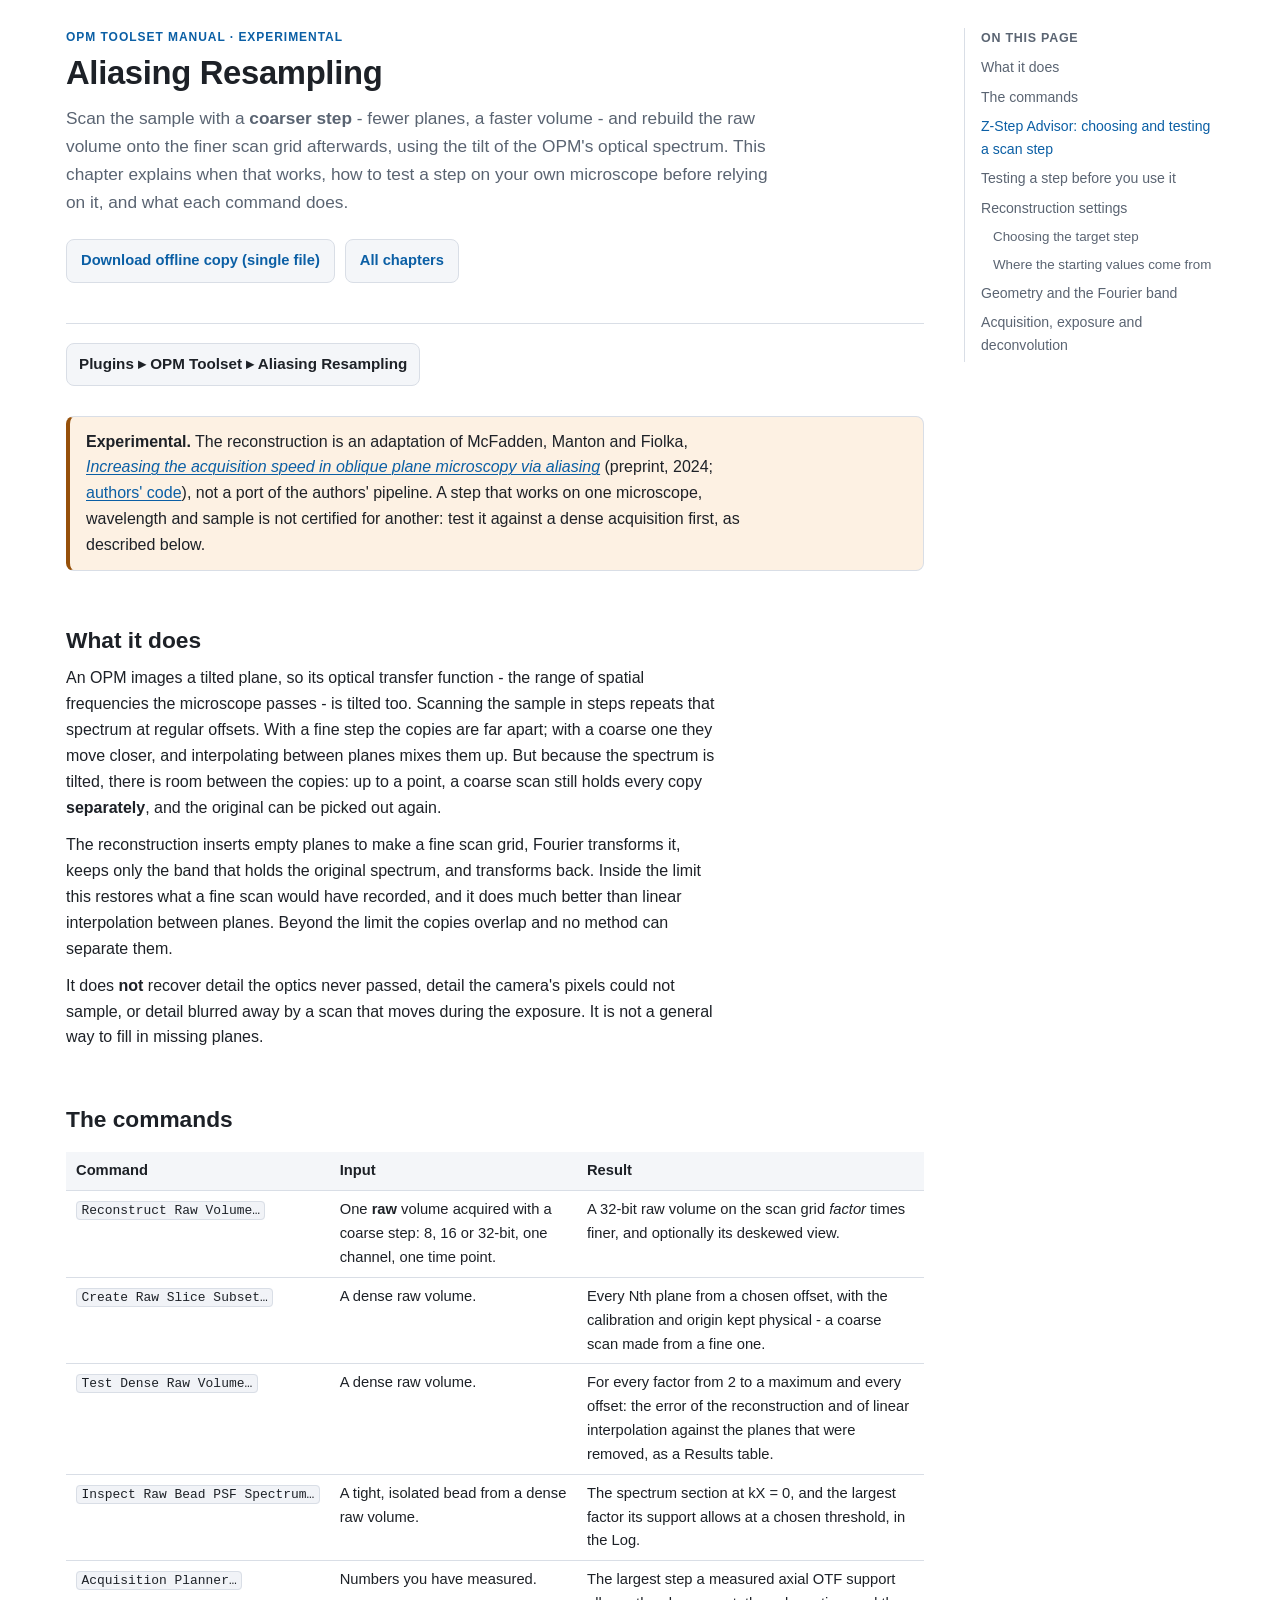
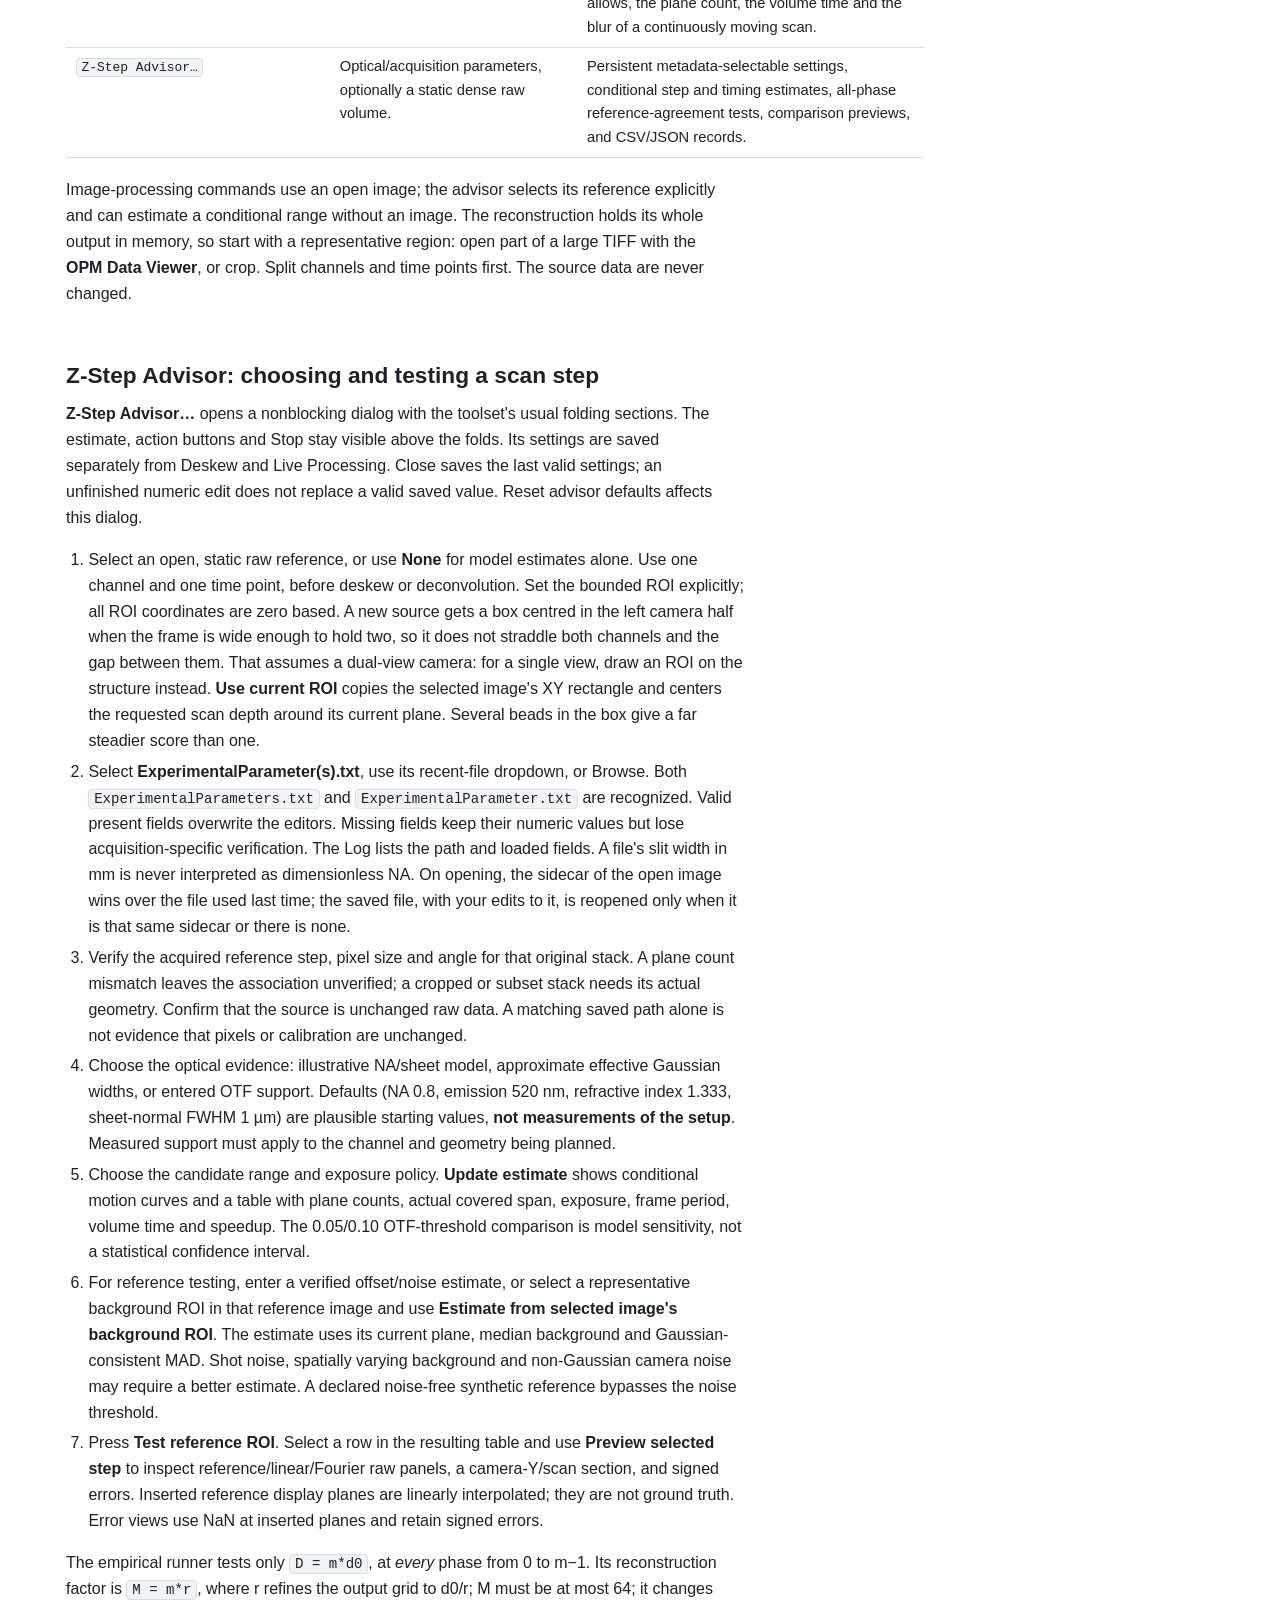
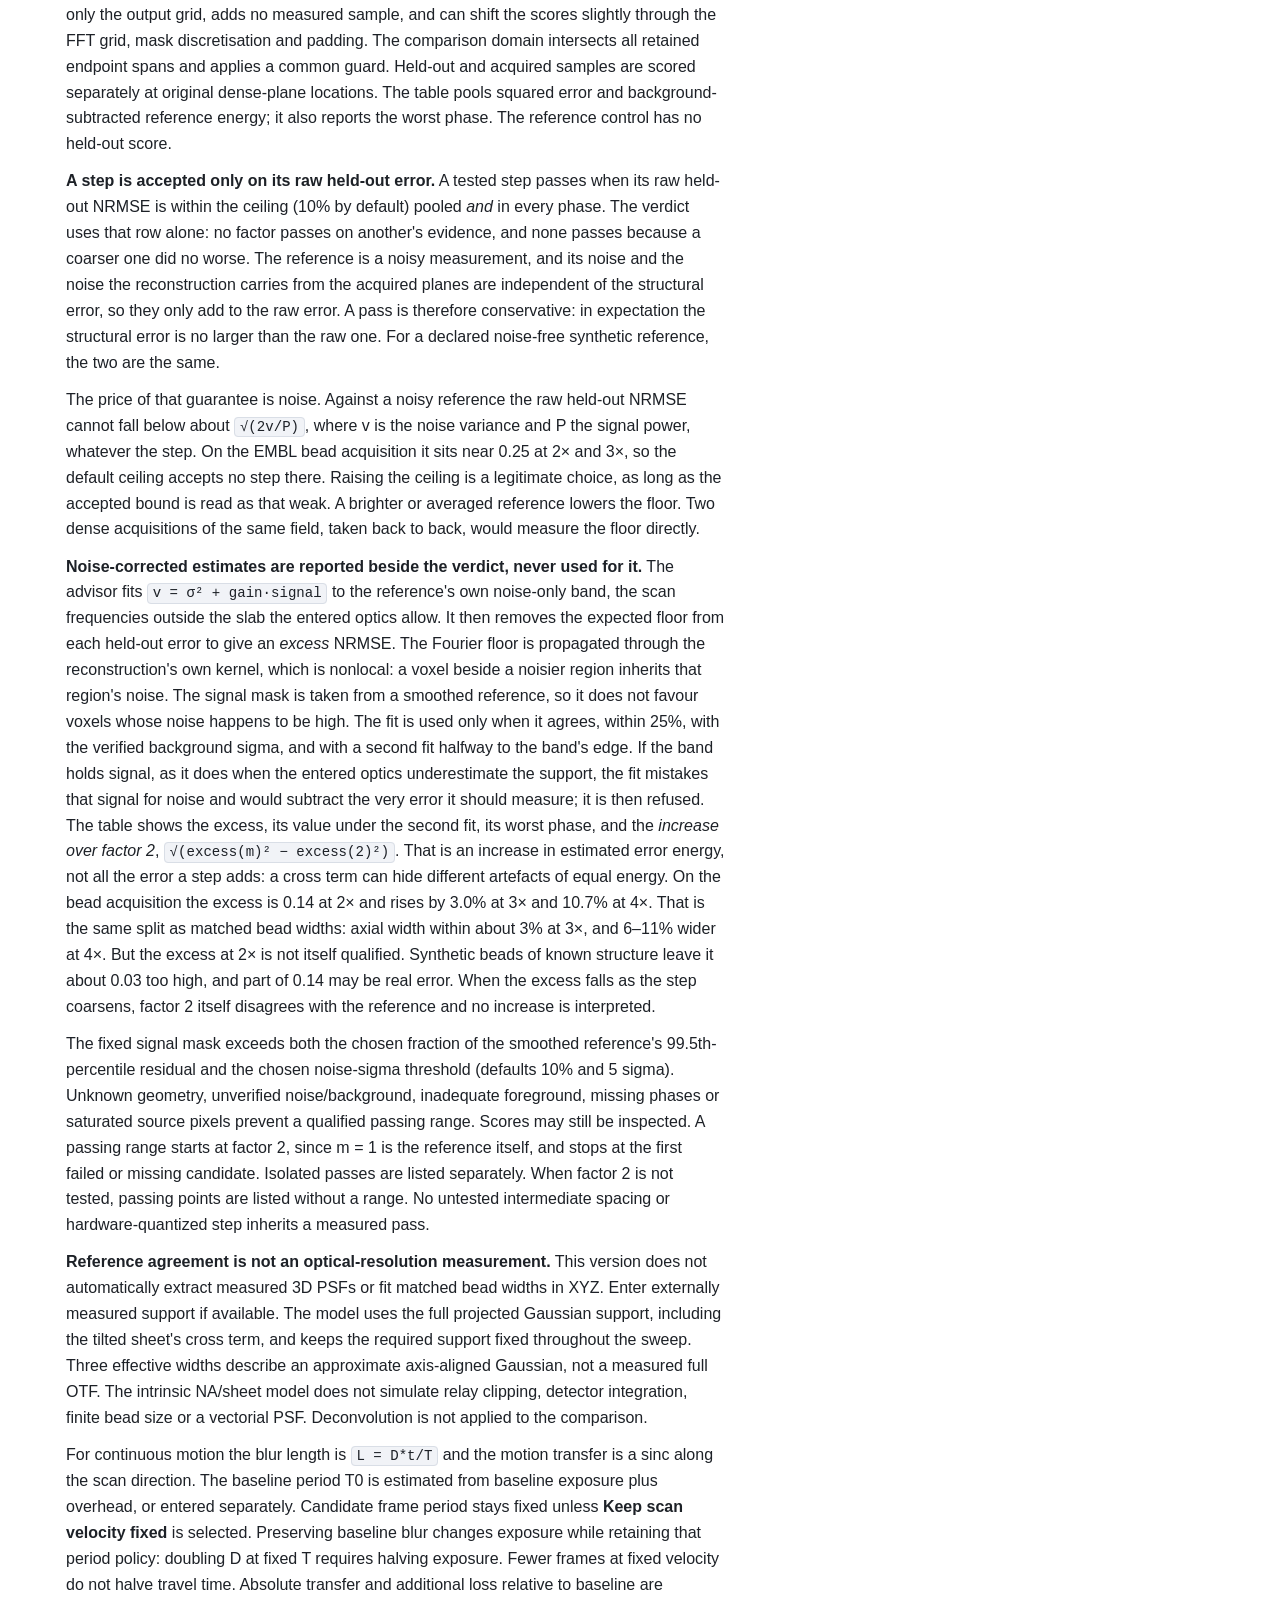
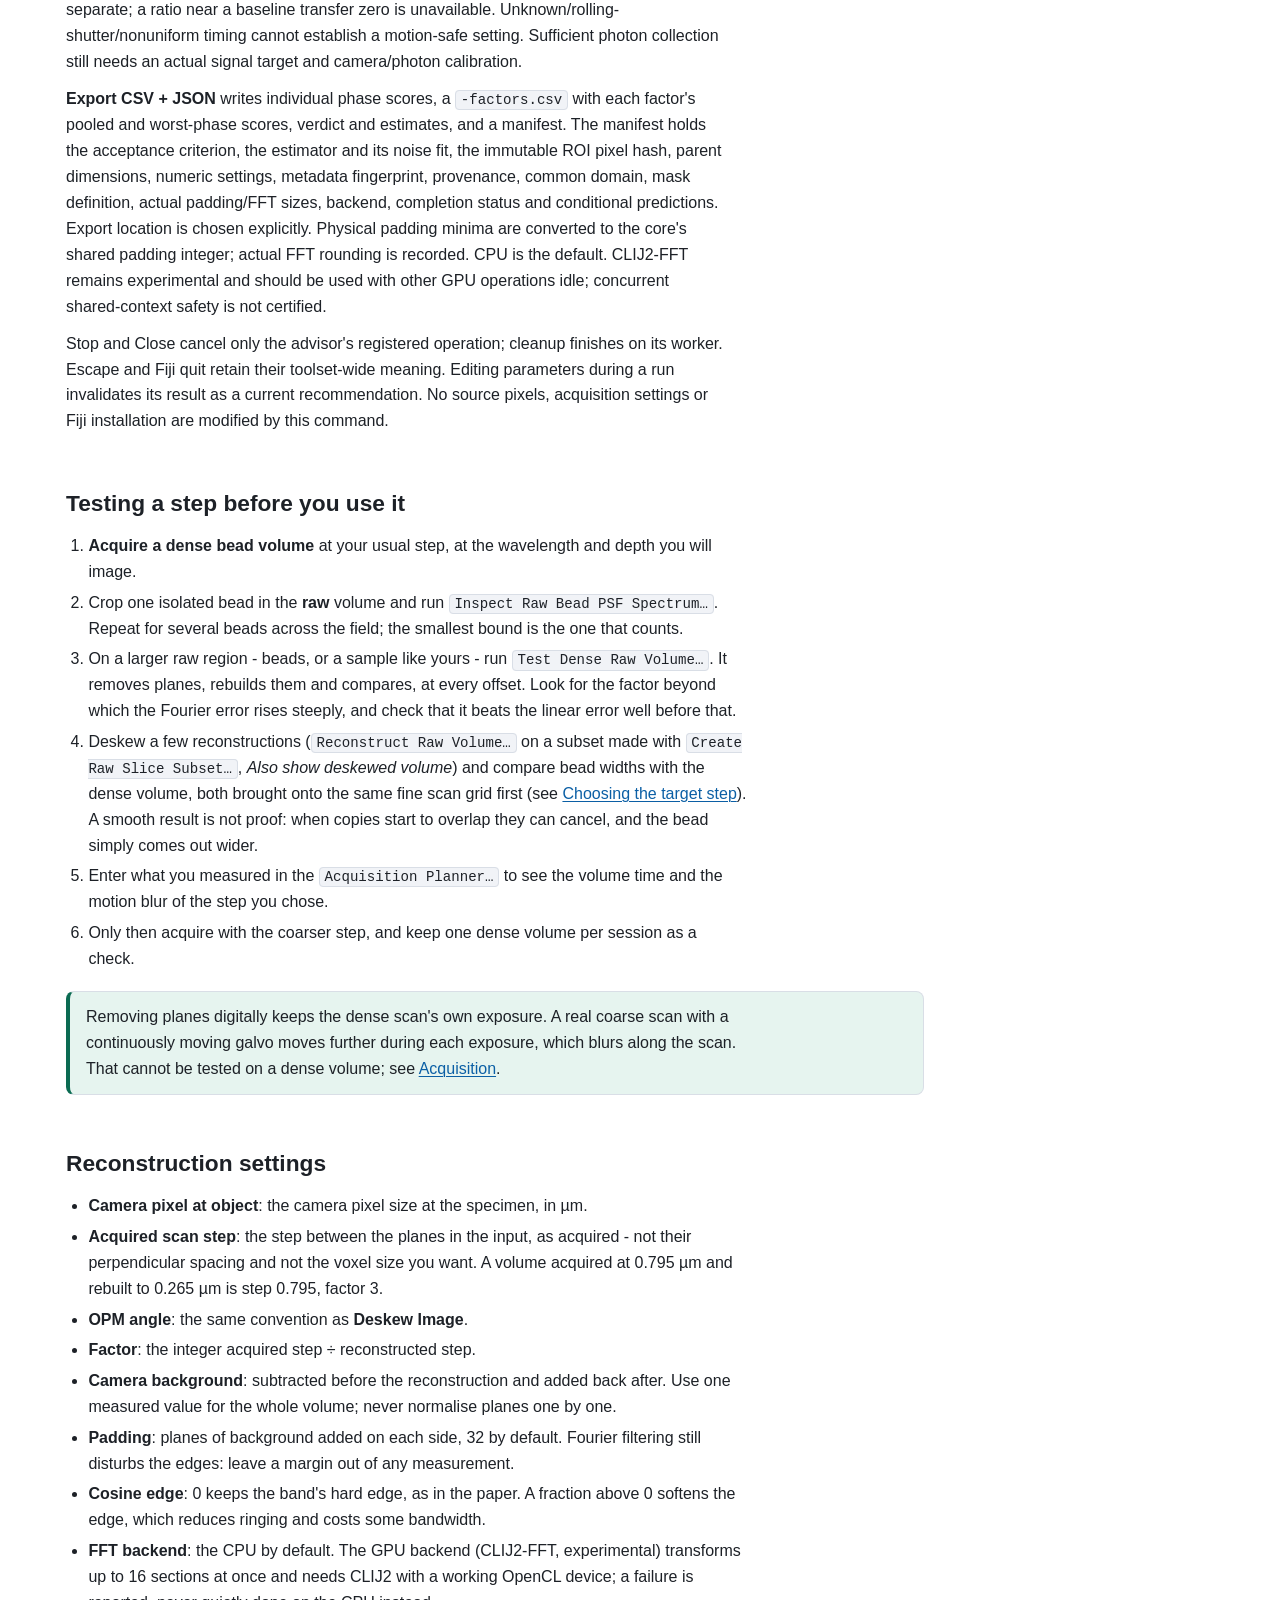
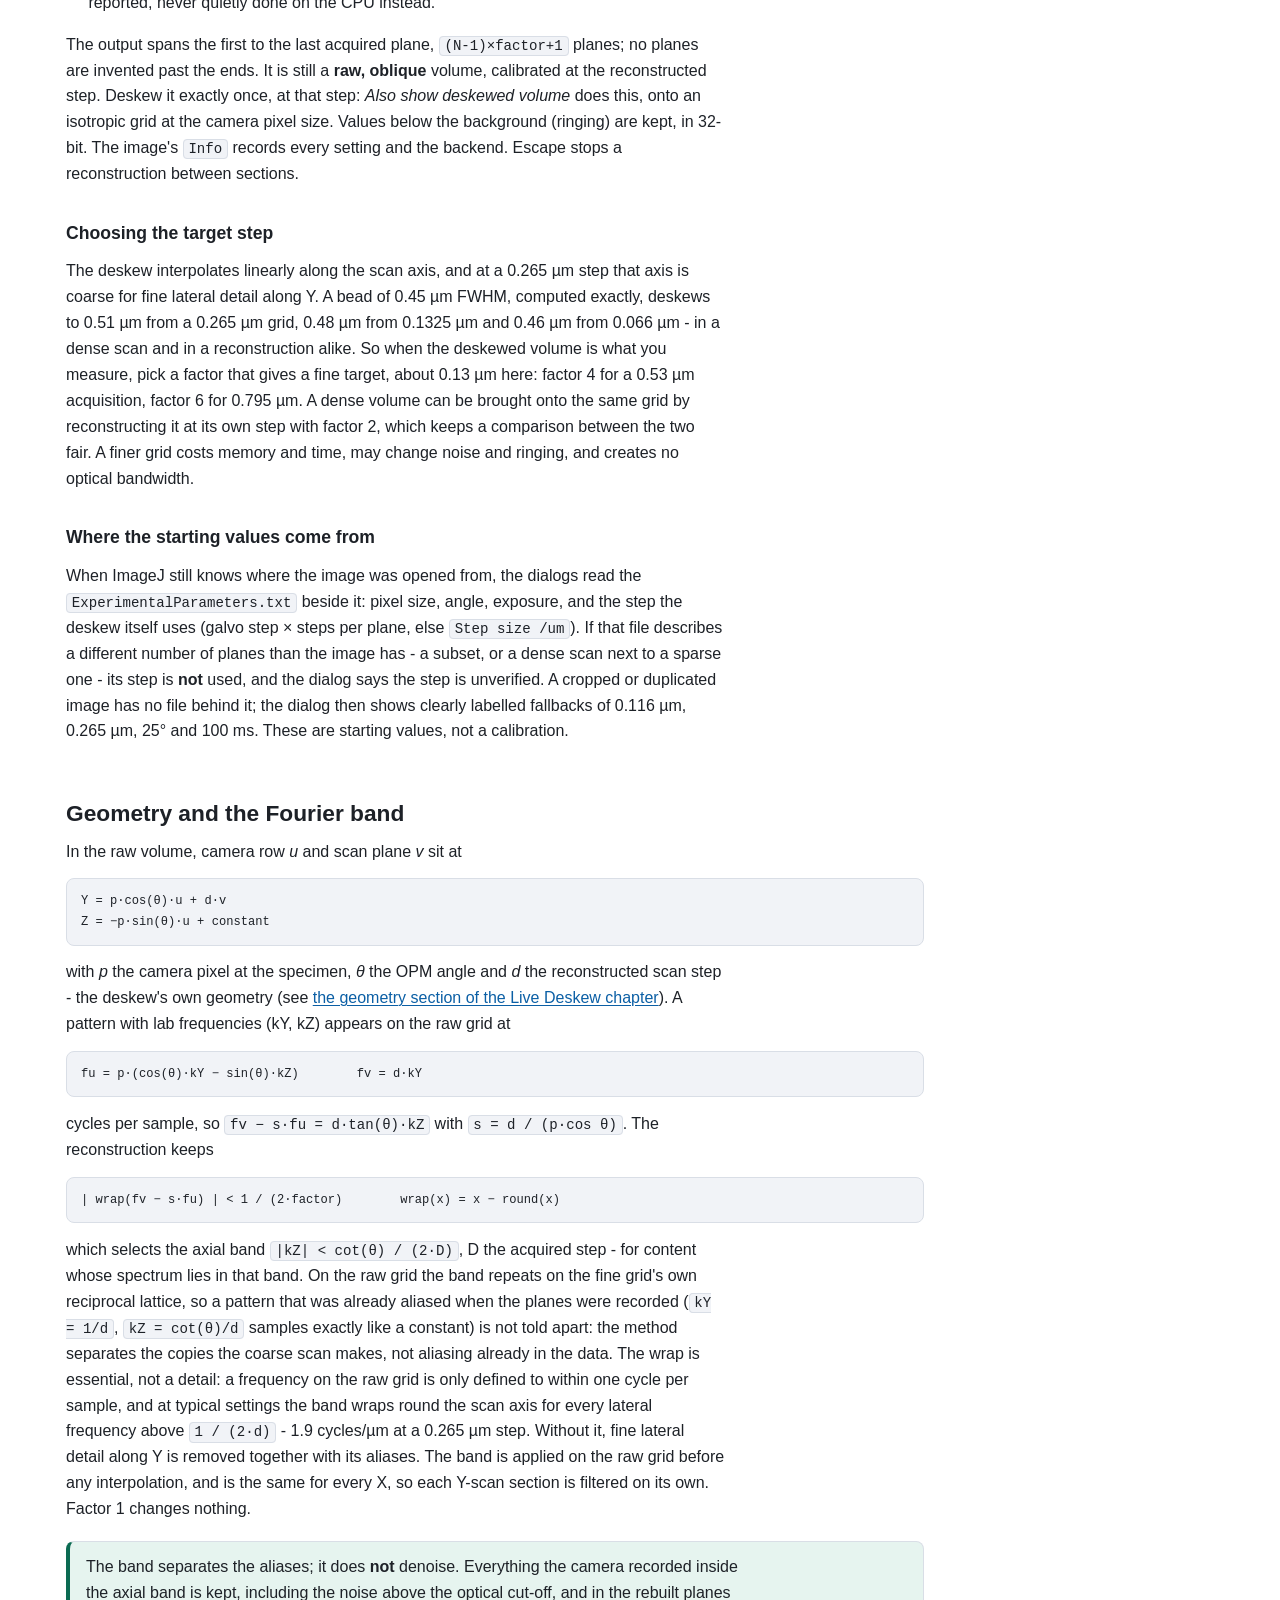
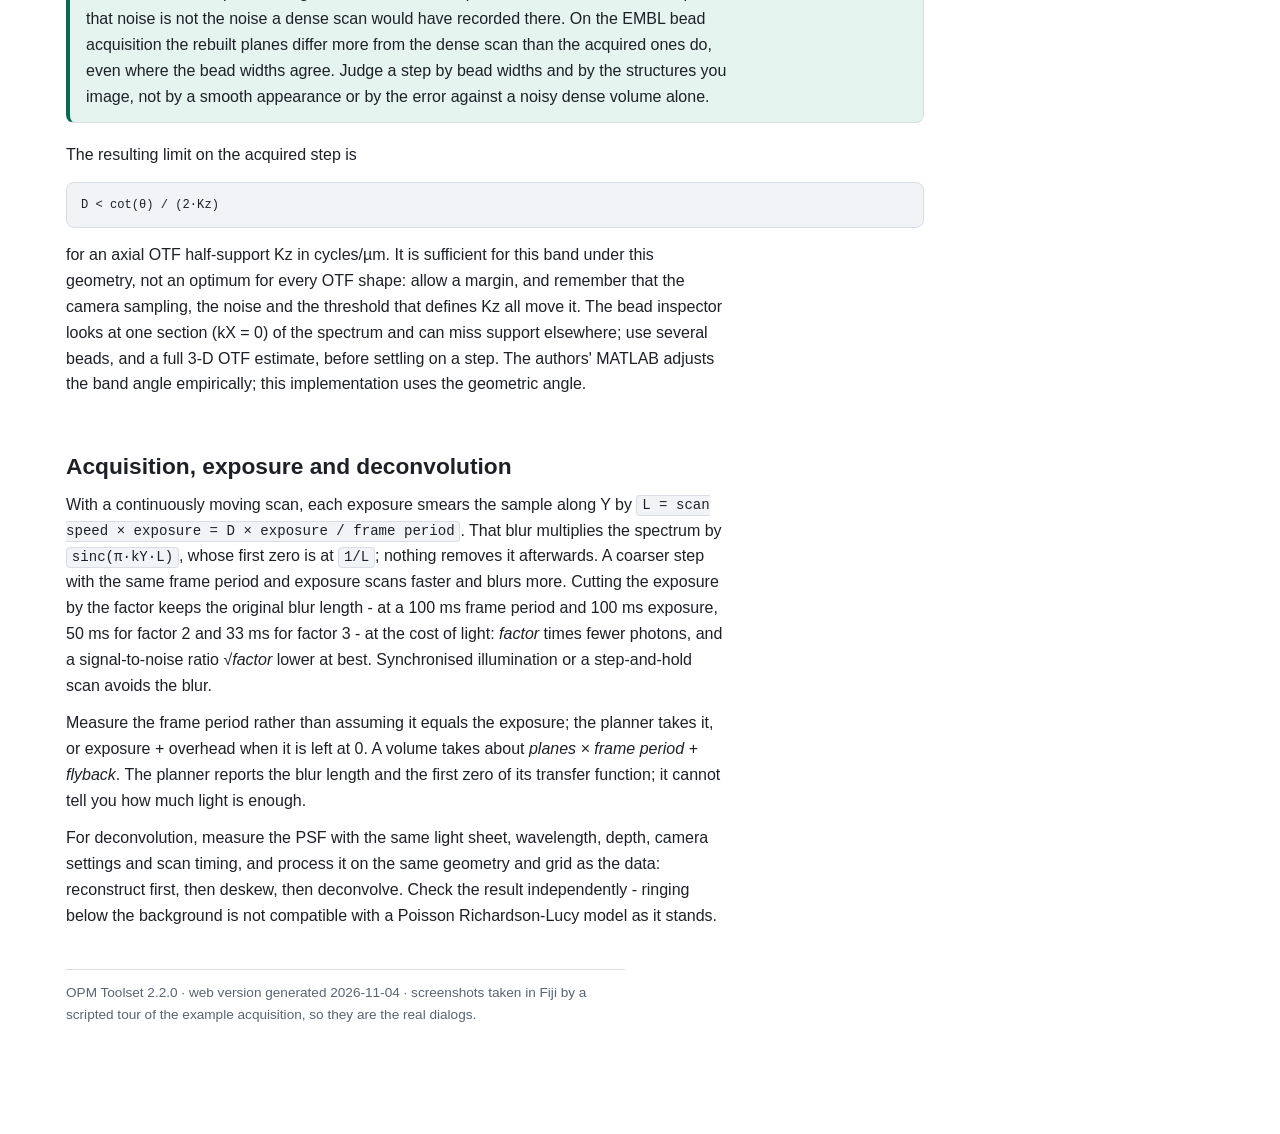
<file: docs/manual/aliasing-resampling.html>
<!DOCTYPE html>
<html lang="en">
<head>
<meta charset="utf-8">
<meta name="viewport" content="width=device-width, initial-scale=1">
<title>Aliasing Resampling - OPM Toolset manual</title>
<meta name="description" content="Experimental: rebuild a raw OPM volume scanned with a coarse step onto a finer scan grid, test the step against a dense reference, and plan the acquisition.">
<link rel="icon" href="data:image/svg+xml;utf8,<svg xmlns='http://www.w3.org/2000/svg' viewBox='0 0 16 16'><text y='13' font-size='14'>🔬</text></svg>">
<link rel="stylesheet" href="assets/manual.css">
</head>
<body>
<div class="page">
<main>
<header class="masthead">
    <p class="eyebrow">OPM Toolset manual · experimental</p>
    <h1>Aliasing Resampling</h1>
    <p class="lede">Scan the sample with a <b>coarser step</b> - fewer planes, a faster volume - and
        rebuild the raw volume onto the finer scan grid afterwards, using the tilt of the OPM's
        optical spectrum. This chapter explains when that works, how to test a step on your own
        microscope before relying on it, and what each command does.</p>

    <div class="downloads">
        <a href="download/opm-aliasing-resampling-manual.html" download>Download offline copy (single file)</a>
        <a href="index.html">All chapters</a>
    </div>


</header>

<p class="menu-path">Plugins ▸ OPM Toolset ▸ Aliasing Resampling</p>

<div class="warn">
    <p><b>Experimental.</b> The reconstruction is an adaptation of McFadden, Manton and Fiolka,
        <a href="https://doi.org/10.1101/2024.12.25.630337"><i>Increasing the acquisition speed in
        oblique plane microscopy via aliasing</i></a> (preprint, 2024;
        <a href="https://github.com/kevin-m-dean/OPM-Alias">authors' code</a>), not a port of the
        authors' pipeline. A step that works on one microscope, wavelength and sample is not
        certified for another: test it against a dense acquisition first, as described below.</p>
</div>

<h2 id="idea">What it does</h2>

<p>An OPM images a tilted plane, so its optical transfer function - the range of spatial
    frequencies the microscope passes - is tilted too. Scanning the sample in steps repeats that
    spectrum at regular offsets. With a fine step the copies are far apart; with a coarse one they
    move closer, and interpolating between planes mixes them up. But because the spectrum is
    tilted, there is room between the copies: up to a point, a coarse scan still holds every
    copy <b>separately</b>, and the original can be picked out again.</p>

<p>The reconstruction inserts empty planes to make a fine scan grid, Fourier transforms it, keeps
    only the band that holds the original spectrum, and transforms back. Inside the limit this
    restores what a fine scan would have recorded, and it does much better than linear
    interpolation between planes. Beyond the limit the copies overlap and no method can separate
    them.</p>

<p>It does <b>not</b> recover detail the optics never passed, detail the camera's pixels could not
    sample, or detail blurred away by a scan that moves during the exposure. It is not a general way
    to fill in missing planes.</p>

<h2 id="commands">The commands</h2>

<div class="table-wrap">
<table>
    <thead><tr><th>Command</th><th>Input</th><th>Result</th></tr></thead>
    <tbody>
    <tr><td><code>Reconstruct Raw Volume…</code></td><td>One <b>raw</b> volume acquired with a coarse
        step: 8, 16 or 32-bit, one channel, one time point.</td><td>A 32-bit raw volume on the scan
        grid <i>factor</i> times finer, and optionally its deskewed view.</td></tr>
    <tr><td><code>Create Raw Slice Subset…</code></td><td>A dense raw volume.</td><td>Every Nth
        plane from a chosen offset, with the calibration and origin kept physical - a coarse scan
        made from a fine one.</td></tr>
    <tr><td><code>Test Dense Raw Volume…</code></td><td>A dense raw volume.</td><td>For every factor
        from 2 to a maximum and every offset: the error of the reconstruction and of linear
        interpolation against the planes that were removed, as a Results table.</td></tr>
    <tr><td><code>Inspect Raw Bead PSF Spectrum…</code></td><td>A tight, isolated bead from a dense
        raw volume.</td><td>The spectrum section at kX = 0, and the largest factor its support
        allows at a chosen threshold, in the Log.</td></tr>
    <tr><td><code>Acquisition Planner…</code></td><td>Numbers you have measured.</td><td>The largest
        step a measured axial OTF support allows, the plane count, the volume time and the blur of a
        continuously moving scan.</td></tr>
    <tr><td><code>Z-Step Advisor…</code></td><td>Optical/acquisition parameters, optionally a static dense raw volume.</td>
        <td>Persistent metadata-selectable settings, conditional step and timing estimates, all-phase
        reference-agreement tests, comparison previews, and CSV/JSON records.</td></tr>
    </tbody>
</table>
</div>

<p>Image-processing commands use an open image; the advisor selects its reference explicitly and
    can estimate a conditional range without an image. The reconstruction holds its whole output in memory, so
    start with a representative region: open part of a large TIFF with the
    <b>OPM Data Viewer</b>, or crop. Split channels and time points first. The source data are
    never changed.</p>

<h2 id="advisor">Z-Step Advisor: choosing and testing a scan step</h2>

<p><b>Z-Step Advisor…</b> opens a nonblocking dialog with the toolset's usual folding sections.
    The estimate, action buttons and Stop stay visible above the folds. Its settings are saved
    separately from Deskew and Live Processing. Close saves the last valid settings; an unfinished
    numeric edit does not replace a valid saved value. Reset advisor defaults affects this dialog.</p>

<ol>
    <li>Select an open, static raw reference, or use <b>None</b> for model estimates alone.
        Use one channel and one time point, before deskew or deconvolution. Set the bounded ROI
        explicitly; all ROI coordinates are zero based. A new source gets a box centred in the
        left camera half when the frame is wide enough to hold two, so it does not straddle both
        channels and the gap between them. That assumes a dual-view camera: for a single view, draw
        an ROI on the structure instead. <b>Use current ROI</b> copies the selected image's XY
        rectangle and centers the requested scan depth around its current plane. Several beads
        in the box give a far steadier score than one.</li>
    <li>Select <b>ExperimentalParameter(s).txt</b>, use its recent-file dropdown, or Browse.
        Both <code>ExperimentalParameters.txt</code> and <code>ExperimentalParameter.txt</code>
        are recognized. Valid present fields overwrite the editors. Missing fields keep their
        numeric values but lose acquisition-specific verification. The Log lists the path and
        loaded fields. A file's slit width in mm is never interpreted as dimensionless NA. On
        opening, the sidecar of the open image wins over the file used last time; the saved
        file, with your edits to it, is reopened only when it is that same sidecar or there is
        none.</li>
    <li>Verify the acquired reference step, pixel size and angle for that original stack. A plane
        count mismatch leaves the association unverified; a cropped or subset stack needs its
        actual geometry. Confirm that the source is unchanged raw data. A matching saved path
        alone is not evidence that pixels or calibration are unchanged.</li>
    <li>Choose the optical evidence: illustrative NA/sheet model, approximate effective Gaussian
        widths, or entered OTF support. Defaults (NA 0.8, emission 520 nm, refractive index 1.333,
        sheet-normal FWHM 1 µm) are plausible starting values, <b>not measurements of the setup</b>.
        Measured support must apply to the channel and geometry being planned.</li>
    <li>Choose the candidate range and exposure policy. <b>Update estimate</b> shows conditional
        motion curves and a table with plane counts, actual covered span, exposure, frame period,
        volume time and speedup. The 0.05/0.10 OTF-threshold comparison is model sensitivity,
        not a statistical confidence interval.</li>
    <li>For reference testing, enter a verified offset/noise estimate, or select a representative
        background ROI in that reference image and use <b>Estimate from selected image's background
        ROI</b>. The estimate uses its current plane, median background and Gaussian-consistent MAD.
        Shot noise, spatially varying background and non-Gaussian camera noise may require a
        better estimate. A declared noise-free synthetic reference bypasses the noise threshold.</li>
    <li>Press <b>Test reference ROI</b>. Select a row in the resulting table and use
        <b>Preview selected step</b> to inspect reference/linear/Fourier raw panels, a camera-Y/scan
        section, and signed errors. Inserted reference display planes are linearly interpolated;
        they are not ground truth. Error views use NaN at inserted planes and retain signed errors.</li>
</ol>

<p>The empirical runner tests only <code>D = m*d0</code>, at <em>every</em> phase from 0 to m−1.
    Its reconstruction factor is <code>M = m*r</code>, where r refines the output grid to d0/r;
    M must be at most 64; it changes only the output grid, adds no measured sample, and can shift
    the scores slightly through the FFT grid, mask discretisation and padding. The comparison
    domain intersects all retained endpoint spans and applies a common guard. Held-out and acquired
    samples are scored separately at original dense-plane locations. The table pools squared error
    and background-subtracted reference energy; it also reports the worst phase. The reference
    control has no held-out score.</p>

<p><b>A step is accepted only on its raw held-out error.</b> A tested step passes when its raw
    held-out NRMSE is within the ceiling (10% by default) pooled <em>and</em> in every phase. The
    verdict uses that row alone: no factor passes on another's evidence, and none passes because a
    coarser one did no worse. The reference is a noisy measurement, and its noise and the noise the
    reconstruction carries from the acquired planes are independent of the structural error, so they
    only add to the raw error. A pass is therefore conservative: in expectation the structural error
    is no larger than the raw one. For a declared noise-free synthetic reference, the two are the same.</p>

<p>The price of that guarantee is noise. Against a noisy reference the raw held-out NRMSE cannot
    fall below about <code>√(2v/P)</code>, where v is the noise variance and P the signal power,
    whatever the step. On the EMBL bead acquisition it sits near 0.25 at 2× and 3×, so the default
    ceiling accepts no step there. Raising the ceiling is a legitimate choice, as long as the
    accepted bound is read as that weak. A brighter or averaged reference lowers the floor. Two
    dense acquisitions of the same field, taken back to back, would measure the floor directly.</p>

<p><b>Noise-corrected estimates are reported beside the verdict, never used for it.</b> The advisor
    fits <code>v = σ² + gain·signal</code> to the reference's own noise-only band, the scan
    frequencies outside the slab the entered optics allow. It then removes the expected floor from
    each held-out error to give an <em>excess</em> NRMSE. The Fourier floor is propagated through the
    reconstruction's own kernel, which is nonlocal: a voxel beside a noisier region inherits that
    region's noise. The signal mask is taken from a smoothed reference, so it does not favour
    voxels whose noise happens to be high. The fit is used only when it agrees, within 25%, with the
    verified background sigma, and with a second fit halfway to the band's edge. If the band holds
    signal, as it does when the entered optics underestimate the support, the fit mistakes that
    signal for noise and would subtract the very error it should measure; it is then refused. The table
    shows the excess, its value under the second fit, its worst phase, and the <em>increase over
    factor 2</em>, <code>√(excess(m)² − excess(2)²)</code>. That is an increase in estimated error
    energy, not all the error a step adds: a cross term can hide different artefacts of equal energy.
    On the bead acquisition the excess is 0.14 at 2× and rises by 3.0% at 3× and 10.7% at 4×. That is
    the same split as matched bead widths: axial width within about 3% at 3×, and 6–11% wider at 4×.
    But the excess at 2× is not itself qualified. Synthetic beads of known structure leave it about
    0.03 too high, and part of 0.14 may be real error. When the excess falls as the step coarsens,
    factor 2 itself disagrees with the reference and no increase is interpreted.</p>

<p>The fixed signal mask exceeds both the chosen fraction of the smoothed reference's
    99.5th-percentile residual and the chosen noise-sigma threshold (defaults 10% and 5 sigma).
    Unknown geometry, unverified noise/background, inadequate foreground, missing phases or
    saturated source pixels prevent a qualified passing range. Scores may still be inspected. A
    passing range starts at factor 2, since m = 1 is the reference itself, and stops at the first
    failed or missing candidate. Isolated passes are listed separately. When factor 2 is not tested,
    passing points are listed without a range. No untested intermediate spacing or hardware-quantized
    step inherits a measured pass.</p>

<p><b>Reference agreement is not an optical-resolution measurement.</b> This version does not
    automatically extract measured 3D PSFs or fit matched bead widths in XYZ. Enter externally
    measured support if available. The model uses the full projected Gaussian support, including
    the tilted sheet's cross term, and keeps the required support fixed throughout the sweep.
    Three effective widths describe an approximate axis-aligned Gaussian, not a measured full OTF.
    The intrinsic NA/sheet model does not simulate relay clipping, detector integration,
    finite bead size or a vectorial PSF. Deconvolution is not applied to the comparison.</p>

<p>For continuous motion the blur length is <code>L = D*t/T</code> and the motion transfer is a sinc
    along the scan direction. The baseline period T0 is estimated from baseline exposure plus
    overhead, or entered separately. Candidate frame period stays fixed unless <b>Keep scan velocity
    fixed</b> is selected. Preserving baseline blur changes exposure while retaining that period
    policy: doubling D at fixed T requires halving exposure. Fewer frames at fixed velocity do not
    halve travel time. Absolute transfer and additional loss relative to baseline are separate;
    a ratio near a baseline transfer zero is unavailable. Unknown/rolling-shutter/nonuniform timing
    cannot establish a motion-safe setting. Sufficient photon collection still needs an actual
    signal target and camera/photon calibration.</p>

<p><b>Export CSV + JSON</b> writes individual phase scores, a <code>-factors.csv</code> with each
    factor's pooled and worst-phase scores, verdict and estimates, and a manifest. The manifest
    holds the acceptance criterion, the estimator and its noise fit, the immutable ROI pixel hash,
    parent dimensions, numeric settings, metadata fingerprint, provenance, common domain, mask
    definition, actual padding/FFT sizes, backend, completion status and conditional predictions. Export location is chosen explicitly. Physical padding minima are converted to
    the core's shared padding integer; actual FFT rounding is recorded. CPU is the default.
    CLIJ2-FFT remains experimental and should be used with other GPU operations idle; concurrent
    shared-context safety is not certified.</p>

<p>Stop and Close cancel only the advisor's registered operation; cleanup finishes on its worker.
    Escape and Fiji quit retain their toolset-wide meaning. Editing parameters during a run
    invalidates its result as a current recommendation. No source pixels, acquisition settings
    or Fiji installation are modified by this command.</p>

<h2 id="first-test">Testing a step before you use it</h2>

<ol>
    <li><b>Acquire a dense bead volume</b> at your usual step, at the wavelength and depth you will
        image.</li>
    <li>Crop one isolated bead in the <b>raw</b> volume and run <code>Inspect Raw Bead PSF
        Spectrum…</code>. Repeat for several beads across the field; the smallest bound is the one
        that counts.</li>
    <li>On a larger raw region - beads, or a sample like yours - run <code>Test Dense Raw
        Volume…</code>. It removes planes, rebuilds them and compares, at every offset. Look for the
        factor beyond which the Fourier error rises steeply, and check that it beats the linear
        error well before that.</li>
    <li>Deskew a few reconstructions (<code>Reconstruct Raw Volume…</code> on a subset made with
        <code>Create Raw Slice Subset…</code>, <i>Also show deskewed volume</i>) and compare bead
        widths with the dense volume, both brought onto the same fine scan grid first (see
        <a href="#target">Choosing the target step</a>). A smooth result is not proof: when copies
        start to overlap they can cancel, and the bead simply comes out wider.</li>
    <li>Enter what you measured in the <code>Acquisition Planner…</code> to see the volume time and
        the motion blur of the step you chose.</li>
    <li>Only then acquire with the coarser step, and keep one dense volume per session as a
        check.</li>
</ol>

<div class="note">
    <p>Removing planes digitally keeps the dense scan's own exposure. A real coarse scan with a
        continuously moving galvo moves further during each exposure, which blurs along the scan.
        That cannot be tested on a dense volume; see <a href="#acquisition">Acquisition</a>.</p>
</div>

<h2 id="settings">Reconstruction settings</h2>

<ul>
    <li><b>Camera pixel at object</b>: the camera pixel size at the specimen, in µm.</li>
    <li><b>Acquired scan step</b>: the step between the planes in the input, as acquired - not their
        perpendicular spacing and not the voxel size you want. A volume acquired at 0.795 µm and
        rebuilt to 0.265 µm is step 0.795, factor 3.</li>
    <li><b>OPM angle</b>: the same convention as <b>Deskew Image</b>.</li>
    <li><b>Factor</b>: the integer acquired step ÷ reconstructed step.</li>
    <li><b>Camera background</b>: subtracted before the reconstruction and added back after. Use one
        measured value for the whole volume; never normalise planes one by one.</li>
    <li><b>Padding</b>: planes of background added on each side, 32 by default. Fourier filtering
        still disturbs the edges: leave a margin out of any measurement.</li>
    <li><b>Cosine edge</b>: 0 keeps the band's hard edge, as in the paper. A fraction above 0 softens
        the edge, which reduces ringing and costs some bandwidth.</li>
    <li><b>FFT backend</b>: the CPU by default. The GPU backend (CLIJ2-FFT, experimental) transforms
        up to 16 sections at once and needs CLIJ2 with a working OpenCL device; a failure is
        reported, never quietly done on the CPU instead.</li>
</ul>

<p>The output spans the first to the last acquired plane, <code>(N-1)×factor+1</code> planes; no
    planes are invented past the ends. It is still a <b>raw, oblique</b> volume, calibrated at the
    reconstructed step. Deskew it exactly once, at that step: <i>Also show deskewed volume</i> does
    this, onto an isotropic grid at the camera pixel size. Values below the background (ringing)
    are kept, in 32-bit. The image's <code>Info</code> records every setting and the backend.
    Escape stops a reconstruction between sections.</p>

<h3 id="target">Choosing the target step</h3>

<p>The deskew interpolates linearly along the scan axis, and at a 0.265 µm step that axis is
    coarse for fine lateral detail along Y. A bead of 0.45 µm FWHM, computed exactly, deskews to
    0.51 µm from a 0.265 µm grid, 0.48 µm from 0.1325 µm and 0.46 µm from 0.066 µm - in a
    dense scan and in a reconstruction alike. So when the deskewed volume is what you measure,
    pick a factor that gives a fine target, about 0.13 µm here: factor 4 for a 0.53 µm
    acquisition, factor 6 for 0.795 µm. A dense volume can be brought onto the same grid by
    reconstructing it at its own step with factor 2, which keeps a comparison between the two
    fair. A finer grid costs memory and time, may change noise and ringing, and creates no optical
    bandwidth.</p>

<h3 id="defaults">Where the starting values come from</h3>

<p>When ImageJ still knows where the image was opened from, the dialogs read the
    <code>ExperimentalParameters.txt</code> beside it: pixel size, angle, exposure, and the step the
    deskew itself uses (galvo step × steps per plane, else <code>Step size /um</code>). If that file
    describes a different number of planes than the image has - a subset, or a dense scan next to
    a sparse one - its step is <b>not</b> used, and the dialog says the step is unverified. A
    cropped or duplicated image has no file behind it; the dialog then shows clearly labelled
    fallbacks of 0.116 µm, 0.265 µm, 25° and 100 ms. These are starting values, not a
    calibration.</p>

<h2 id="geometry">Geometry and the Fourier band</h2>

<p>In the raw volume, camera row <i>u</i> and scan plane <i>v</i> sit at</p>

<pre><code>Y = p·cos(θ)·u + d·v
Z = −p·sin(θ)·u + constant</code></pre>

<p>with <i>p</i> the camera pixel at the specimen, <i>θ</i> the OPM angle and <i>d</i> the
    reconstructed scan step - the deskew's own geometry (see
    <a href="live-deskew.html#geometry">the geometry section of the Live Deskew chapter</a>). A
    pattern with lab frequencies (kY, kZ) appears on the raw grid at</p>

<pre><code>fu = p·(cos(θ)·kY − sin(θ)·kZ)        fv = d·kY</code></pre>

<p>cycles per sample, so <code>fv − s·fu = d·tan(θ)·kZ</code> with <code>s = d / (p·cos θ)</code>. The
    reconstruction keeps</p>

<pre><code>| wrap(fv − s·fu) | &lt; 1 / (2·factor)        wrap(x) = x − round(x)</code></pre>

<p>which selects the axial band <code>|kZ| &lt; cot(θ) / (2·D)</code>, D the acquired step - for content
    whose spectrum lies in that band. On the raw grid the band repeats on the fine grid's own
    reciprocal lattice, so a pattern that was already aliased when the planes were recorded
    (<code>kY = 1/d</code>, <code>kZ = cot(θ)/d</code> samples exactly like a constant) is not told
    apart: the method separates the copies the coarse scan makes, not aliasing already in the
    data. The wrap is
    essential, not a detail: a frequency on the raw grid is only defined to within one cycle per
    sample, and at typical settings the band wraps round the scan axis for every lateral frequency
    above <code>1 / (2·d)</code> - 1.9 cycles/µm at a 0.265 µm step. Without it, fine lateral
    detail along Y is removed together with its aliases. The band is applied on the raw grid
    before any interpolation, and is the same for every X, so each Y-scan section is filtered on
    its own. Factor 1 changes nothing.</p>

<div class="note">
    <p>The band separates the aliases; it does <b>not</b> denoise. Everything the camera recorded
        inside the axial band is kept, including the noise above the optical cut-off, and in the
        rebuilt planes that noise is not the noise a dense scan would have recorded there. On the
        EMBL bead acquisition the rebuilt planes differ more from the dense scan than the acquired
        ones do, even where the bead widths agree. Judge a step by bead widths and by the
        structures you image, not by a smooth appearance or by the error against a noisy dense
        volume alone.</p>
</div>

<p>The resulting limit on the acquired step is</p>

<pre><code>D &lt; cot(θ) / (2·Kz)</code></pre>

<p>for an axial OTF half-support Kz in cycles/µm. It is sufficient for this band under this
    geometry, not an optimum for every OTF shape: allow a margin, and remember that the camera
    sampling, the noise and the threshold that defines Kz all move it. The bead inspector looks at
    one section (kX = 0) of the spectrum and can miss support elsewhere; use several beads, and a
    full 3-D OTF estimate, before settling on a step. The authors' MATLAB adjusts the band angle
    empirically; this implementation uses the geometric angle.</p>

<h2 id="acquisition">Acquisition, exposure and deconvolution</h2>

<p>With a continuously moving scan, each exposure smears the sample along Y by
    <code>L = scan speed × exposure = D × exposure / frame period</code>. That blur multiplies the
    spectrum by <code>sinc(π·kY·L)</code>, whose first zero is at <code>1/L</code>; nothing removes it
    afterwards. A coarser step with the same frame period and exposure scans faster and blurs more.
    Cutting the exposure by the factor keeps the original blur length - at a 100 ms frame period
    and 100 ms exposure, 50 ms for factor 2 and 33 ms for factor 3 - at the cost of light:
    <i>factor</i> times fewer photons, and a signal-to-noise ratio <i>√factor</i> lower at
    best. Synchronised illumination or a step-and-hold scan avoids the blur.</p>

<p>Measure the frame period rather than assuming it equals the exposure; the planner takes it, or
    exposure + overhead when it is left at 0. A volume takes about
    <i>planes × frame period + flyback</i>. The planner reports the blur length and the first zero of
    its transfer function; it cannot tell you how much light is enough.</p>

<p>For deconvolution, measure the PSF with the same light sheet, wavelength, depth, camera settings
    and scan timing, and process it on the same geometry and grid as the data: reconstruct first,
    then deskew, then deconvolve. Check the result independently - ringing below the background is
    not compatible with a Poisson Richardson-Lucy model as it stands.</p>
<p class="meta">OPM Toolset 2.2.0 · web version generated 2026-11-04 ·
screenshots taken in Fiji by a scripted tour of the
example acquisition, so they are the real dialogs.</p>
</main>
<nav class="toc"><p>On this page</p><ol><li><a href="#idea">What it does</a></li><li><a href="#commands">The commands</a></li><li><a href="#advisor">Z-Step Advisor: choosing and testing a scan step</a></li><li><a href="#first-test">Testing a step before you use it</a></li><li><a href="#settings">Reconstruction settings</a></li><li class="sub"><a href="#target">Choosing the target step</a></li><li class="sub"><a href="#defaults">Where the starting values come from</a></li><li><a href="#geometry">Geometry and the Fourier band</a></li><li><a href="#acquisition">Acquisition, exposure and deconvolution</a></li></ol></nav>
</div>
<script>
/* Mark the section the reader is in. No dependencies, and harmless if it does not run. */
(function () {
    var links = [].slice.call(document.querySelectorAll('nav.toc a'));
    if (!links.length || !('IntersectionObserver' in window)) return;
    var byId = {};
    links.forEach(function (a) { byId[a.getAttribute('href').slice(1)] = a; });
    var seen = new IntersectionObserver(function (entries) {
        entries.forEach(function (entry) {
            var link = byId[entry.target.id];
            if (!link) return;
            if (entry.isIntersecting) {
                links.forEach(function (a) { a.classList.remove('active'); });
                link.classList.add('active');
            }
        });
    }, { rootMargin: '-10% 0px -80% 0px' });
    Object.keys(byId).forEach(function (id) {
        var target = document.getElementById(id);
        if (target) seen.observe(target);
    });
})();
</script>
</body>
</html>
</file>
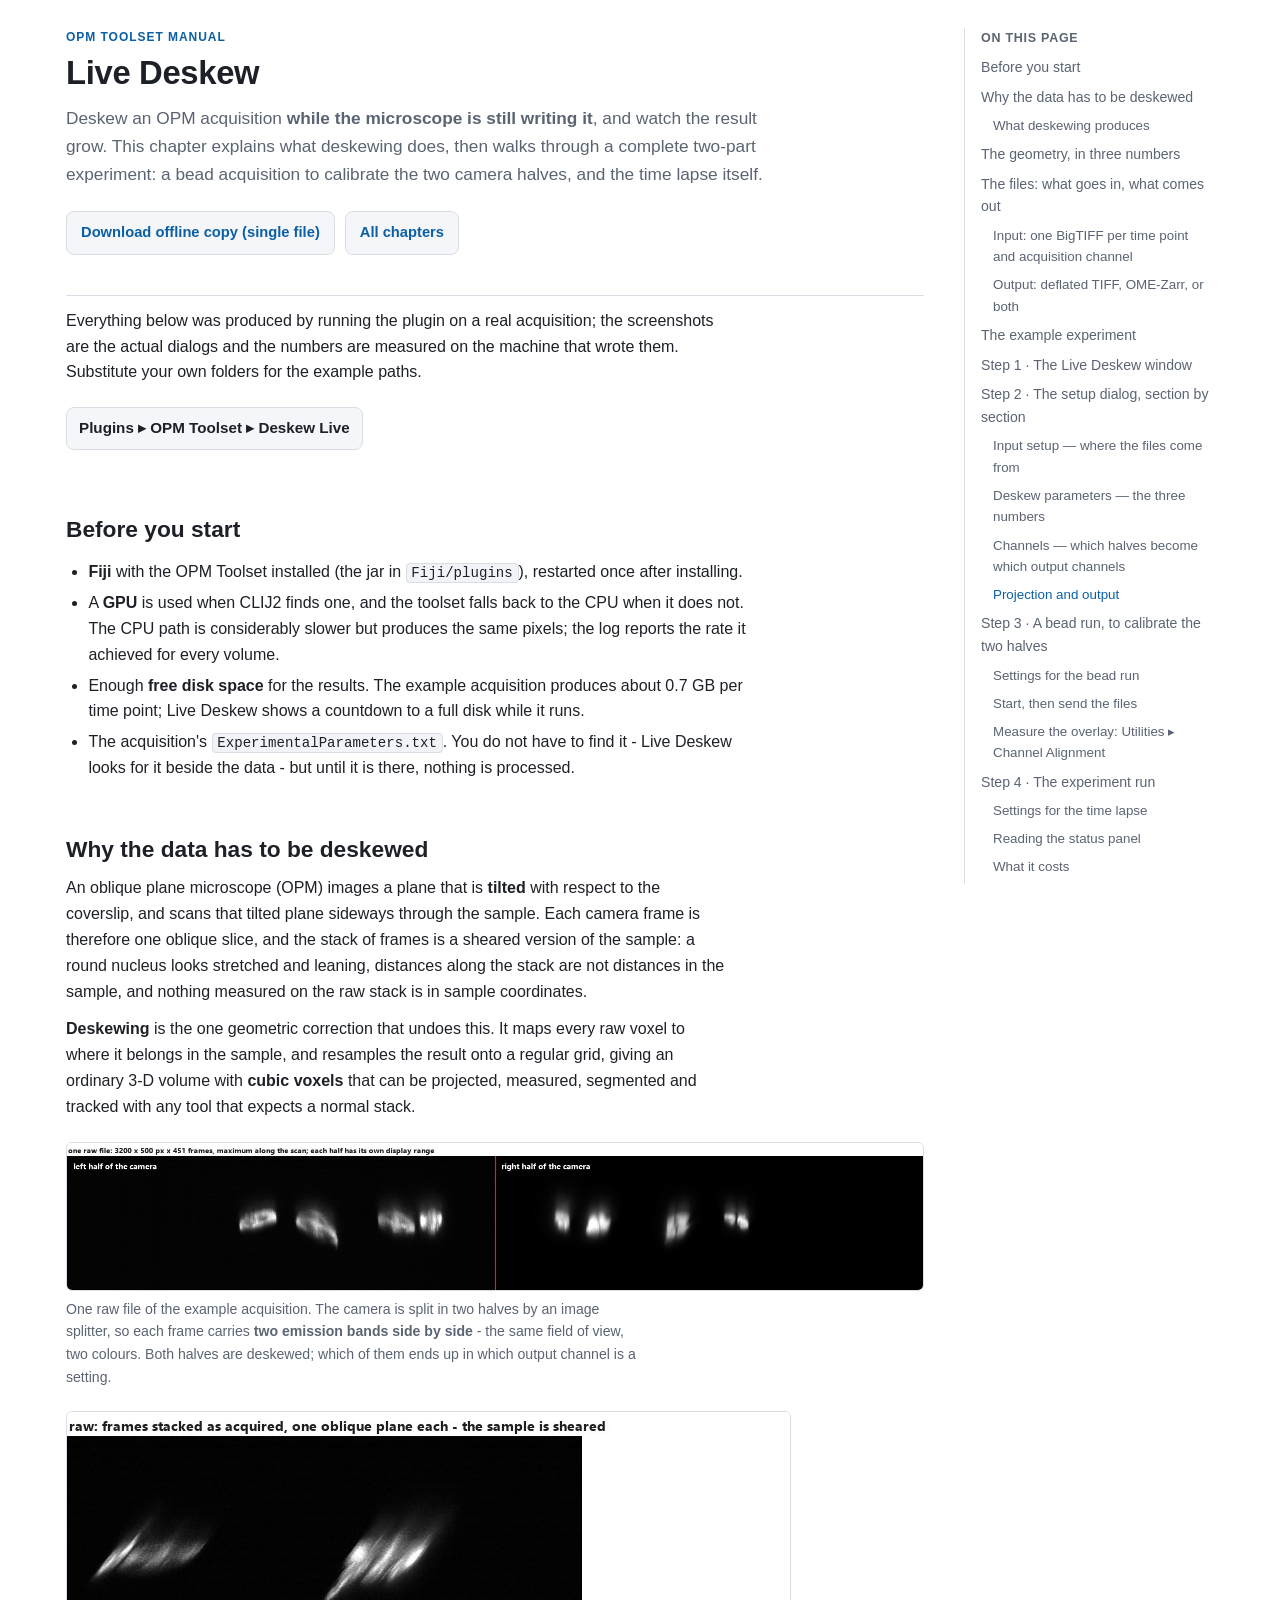
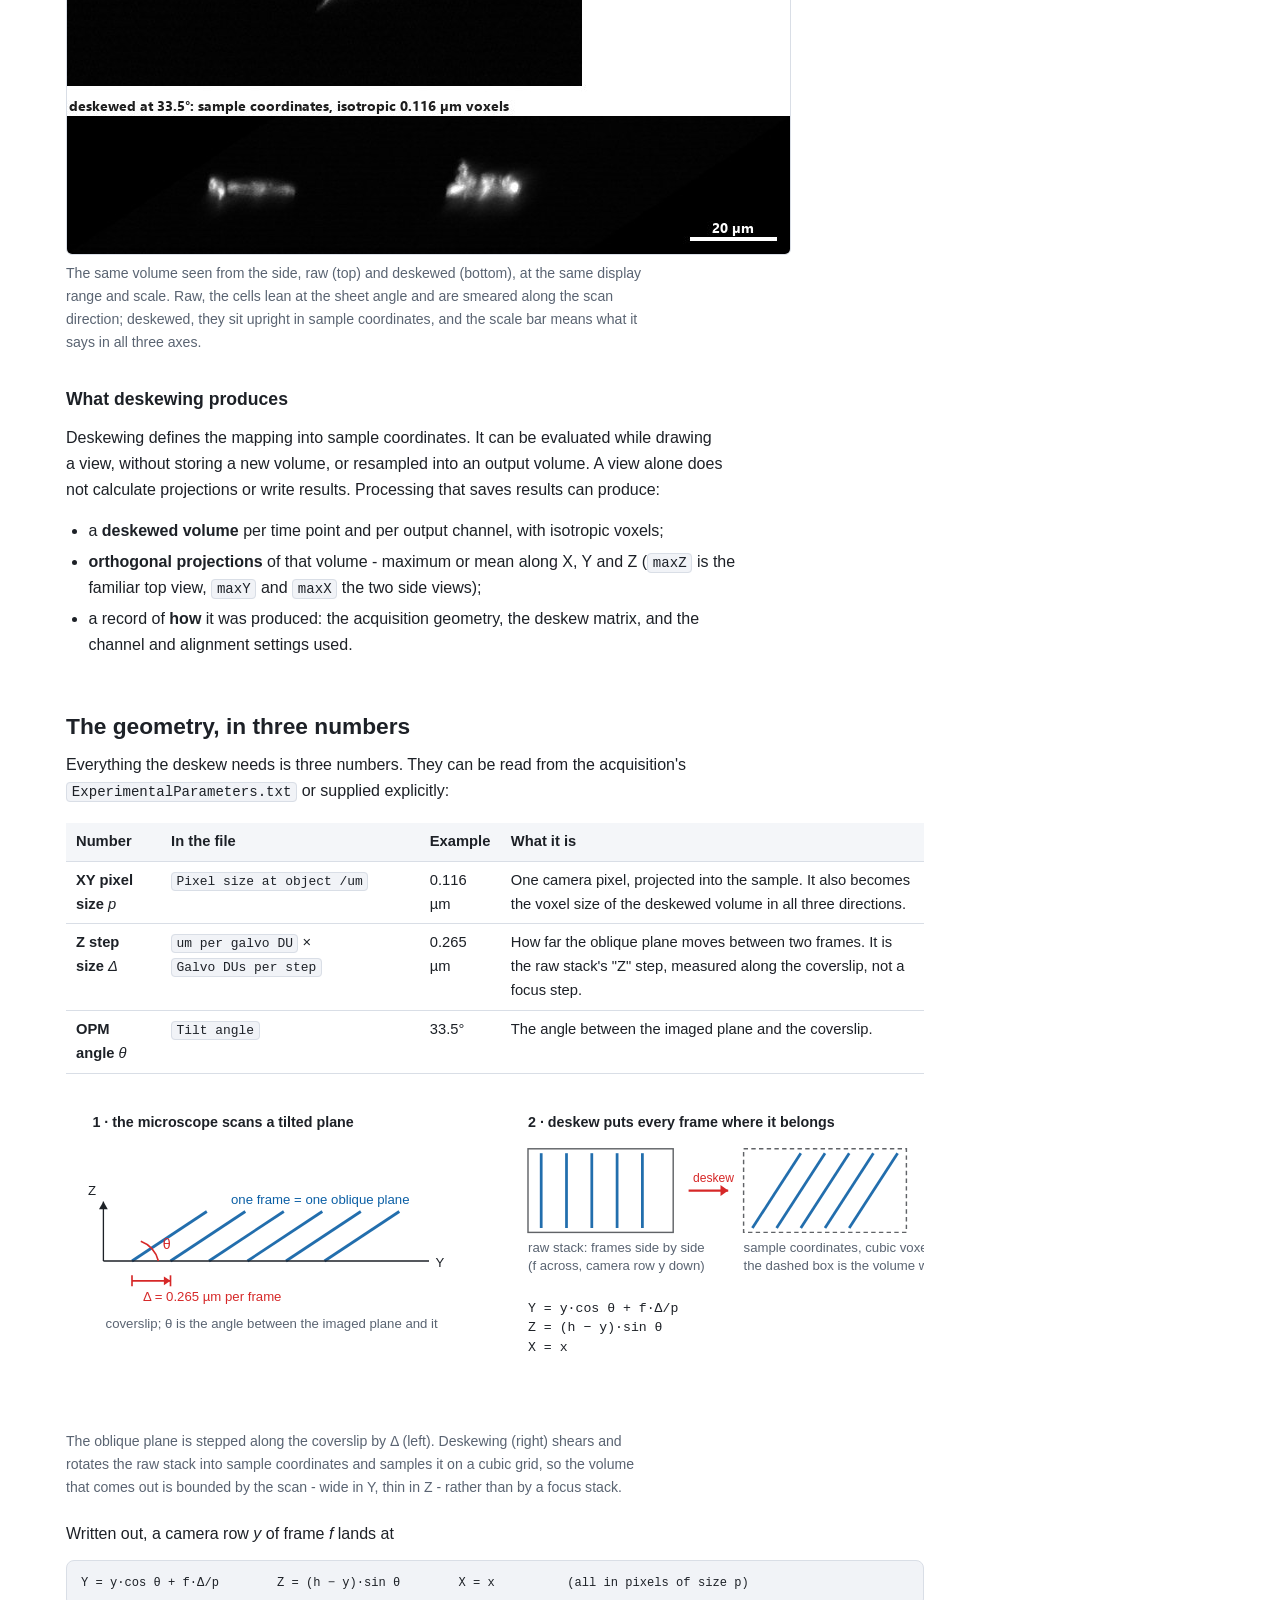
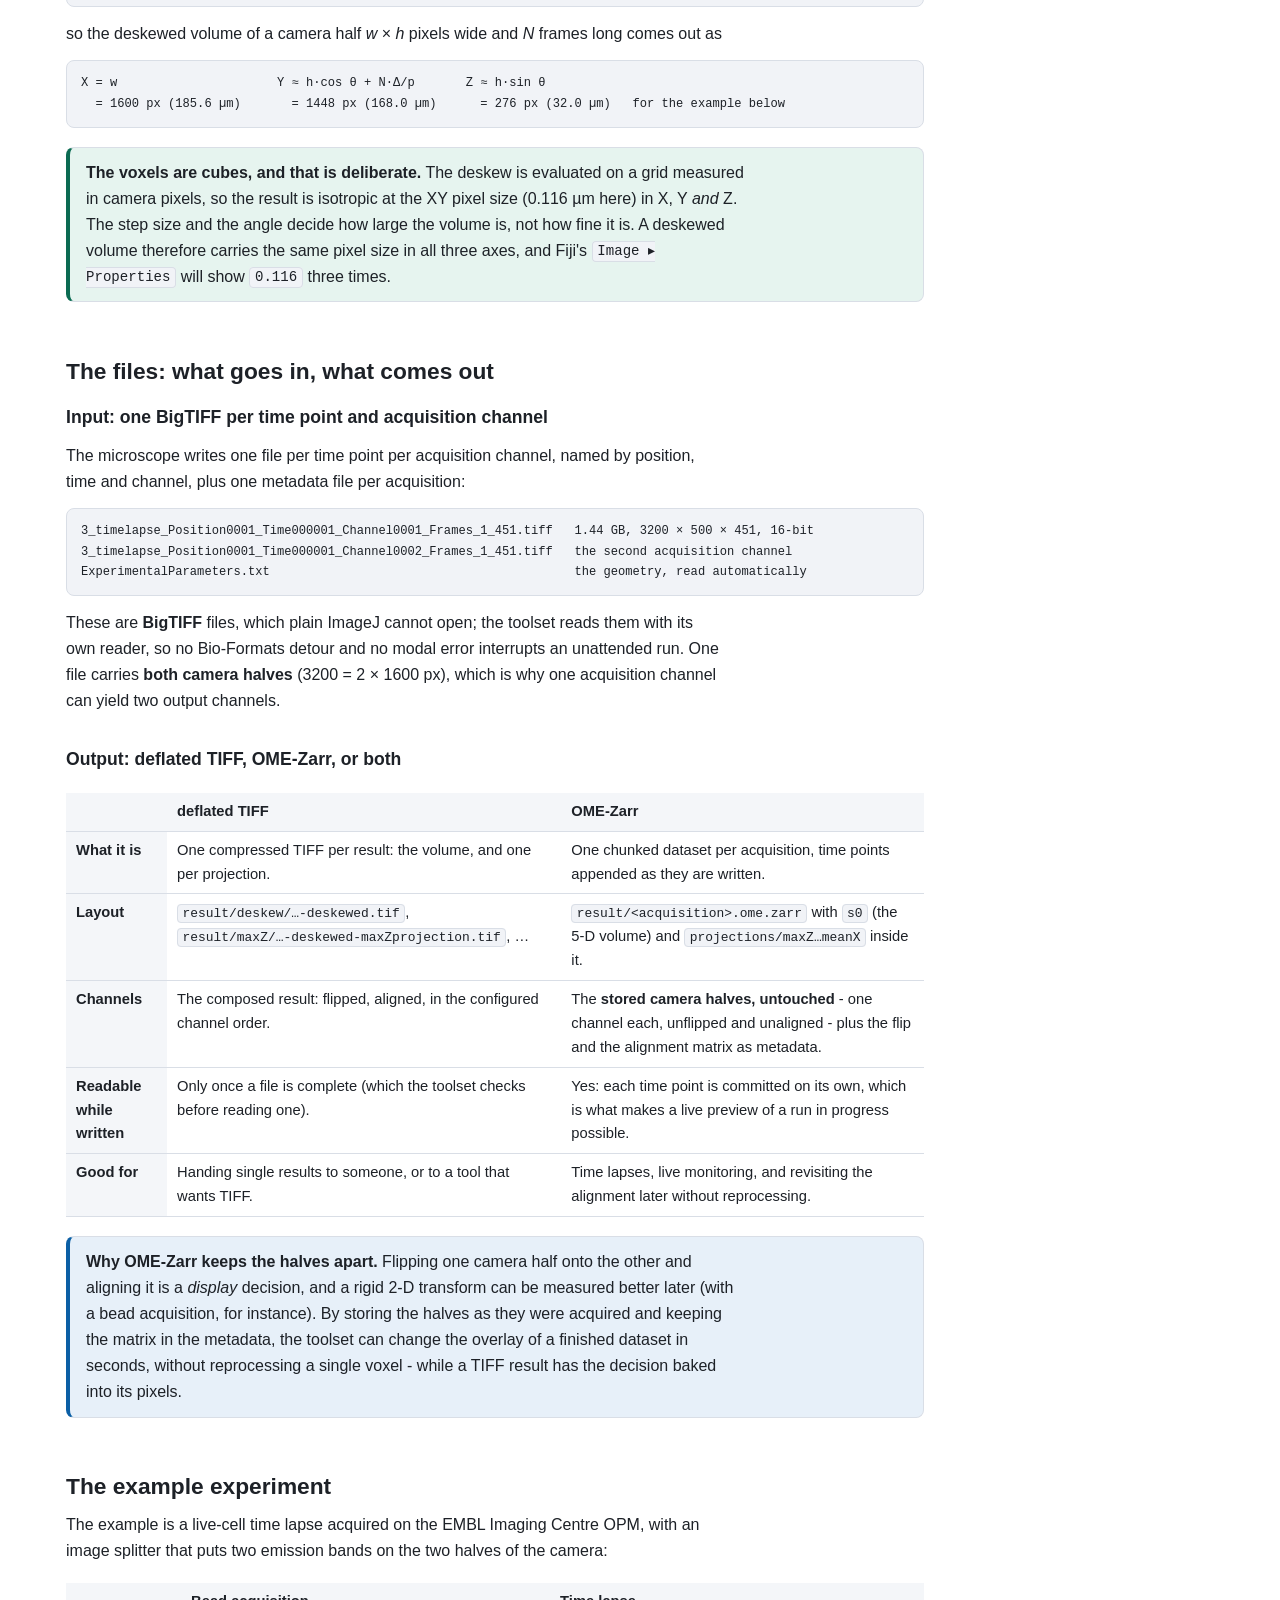
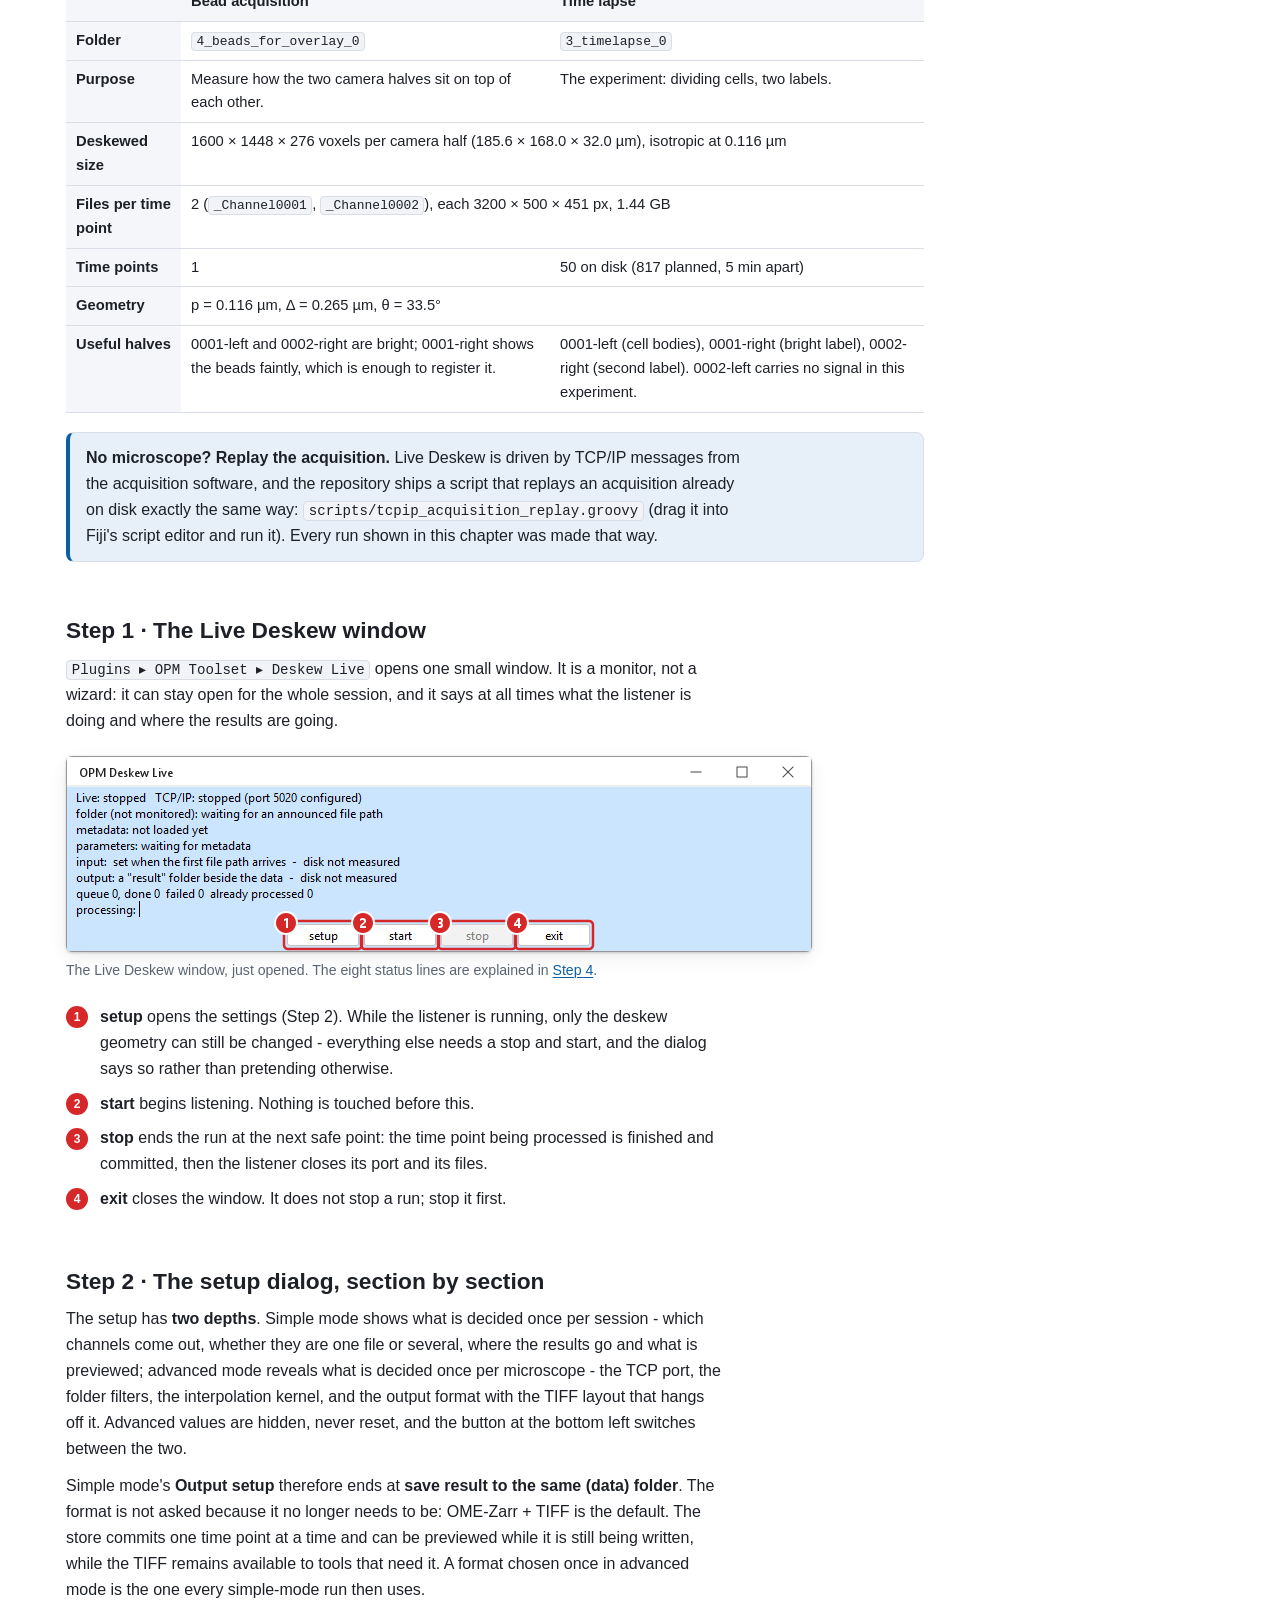
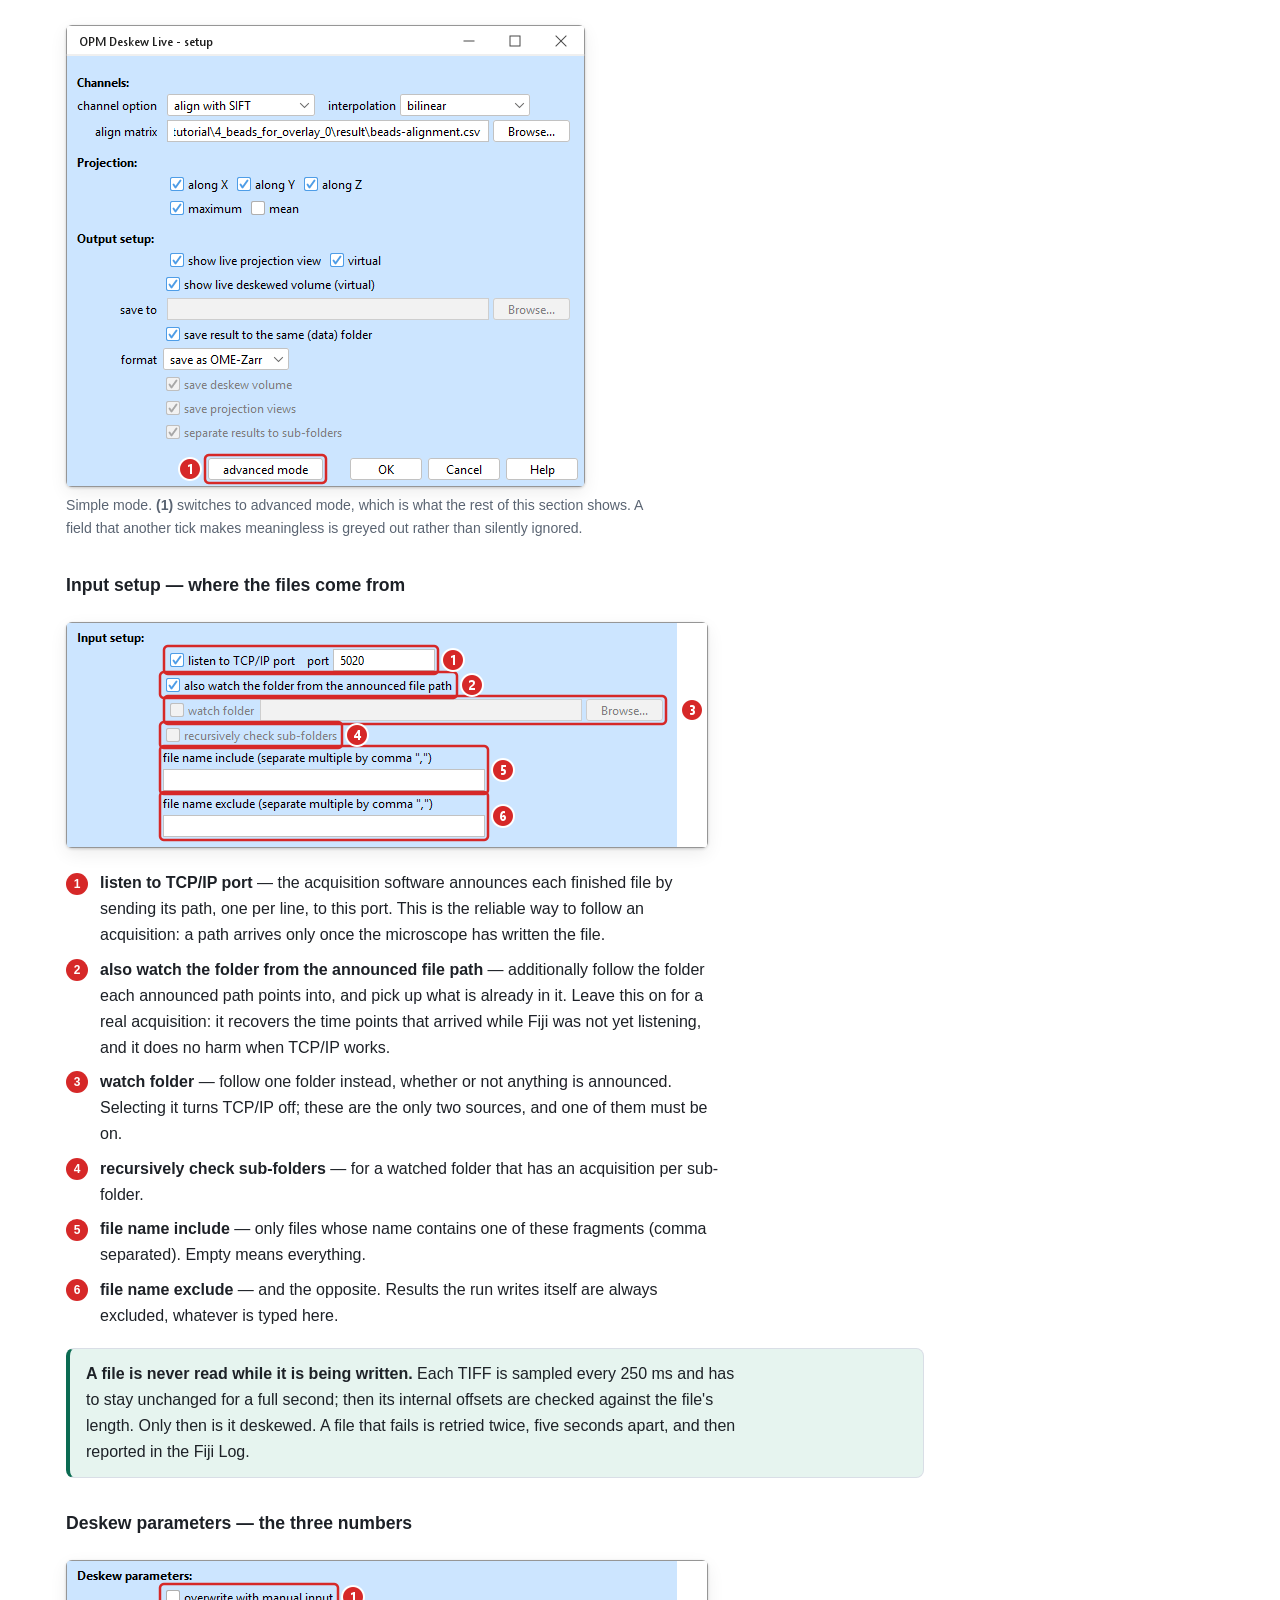
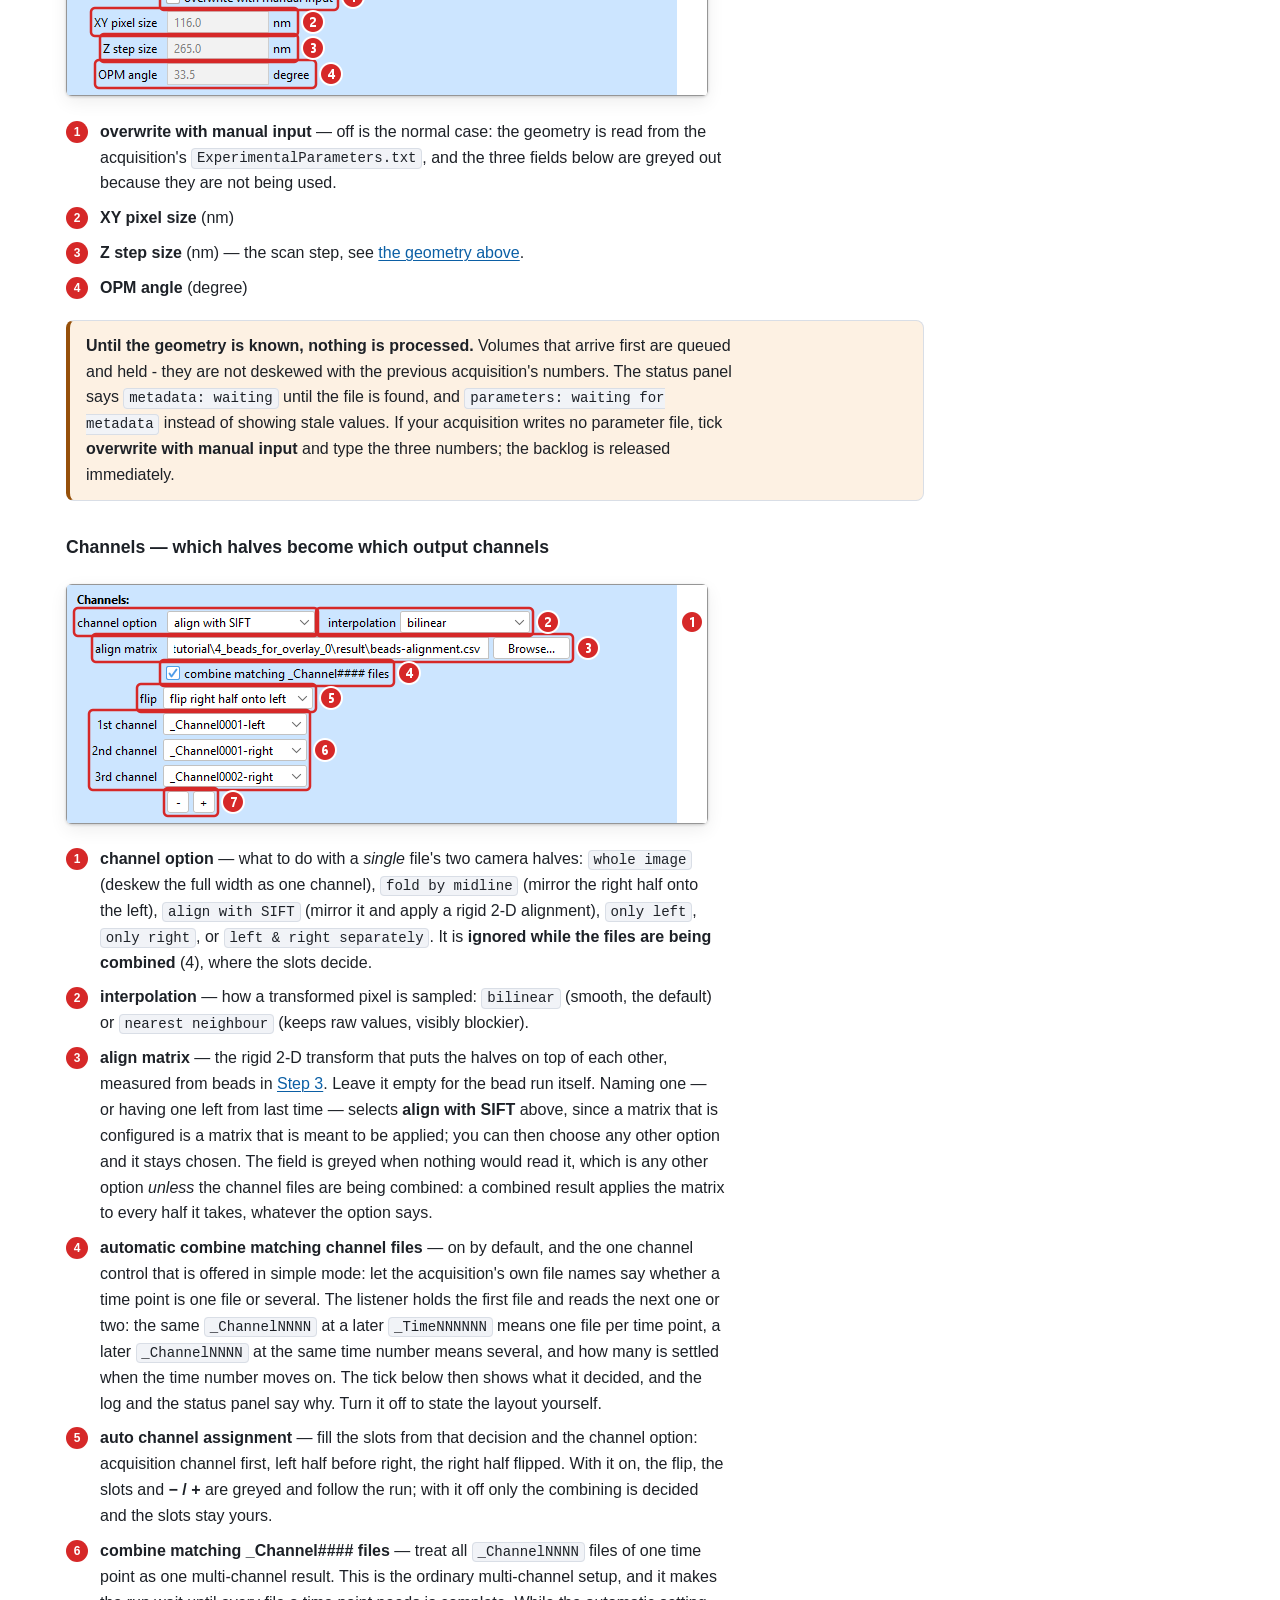
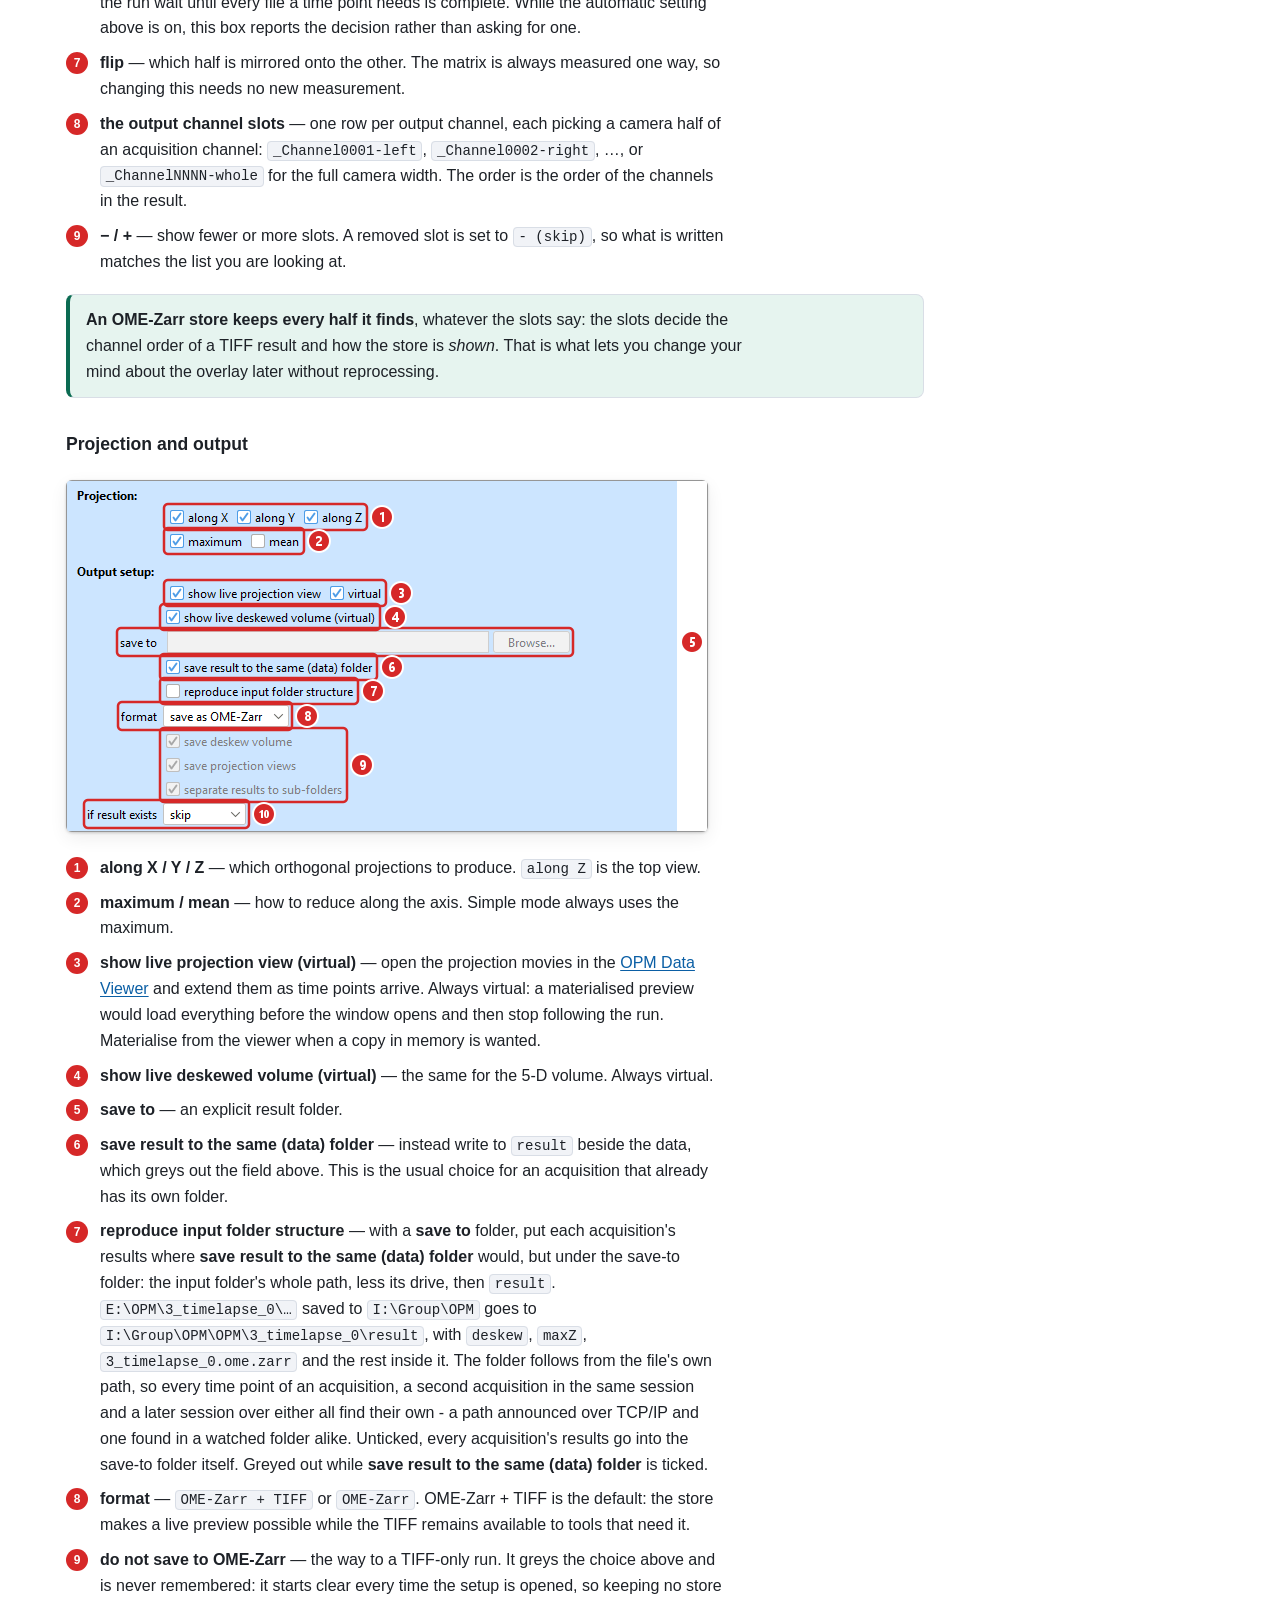
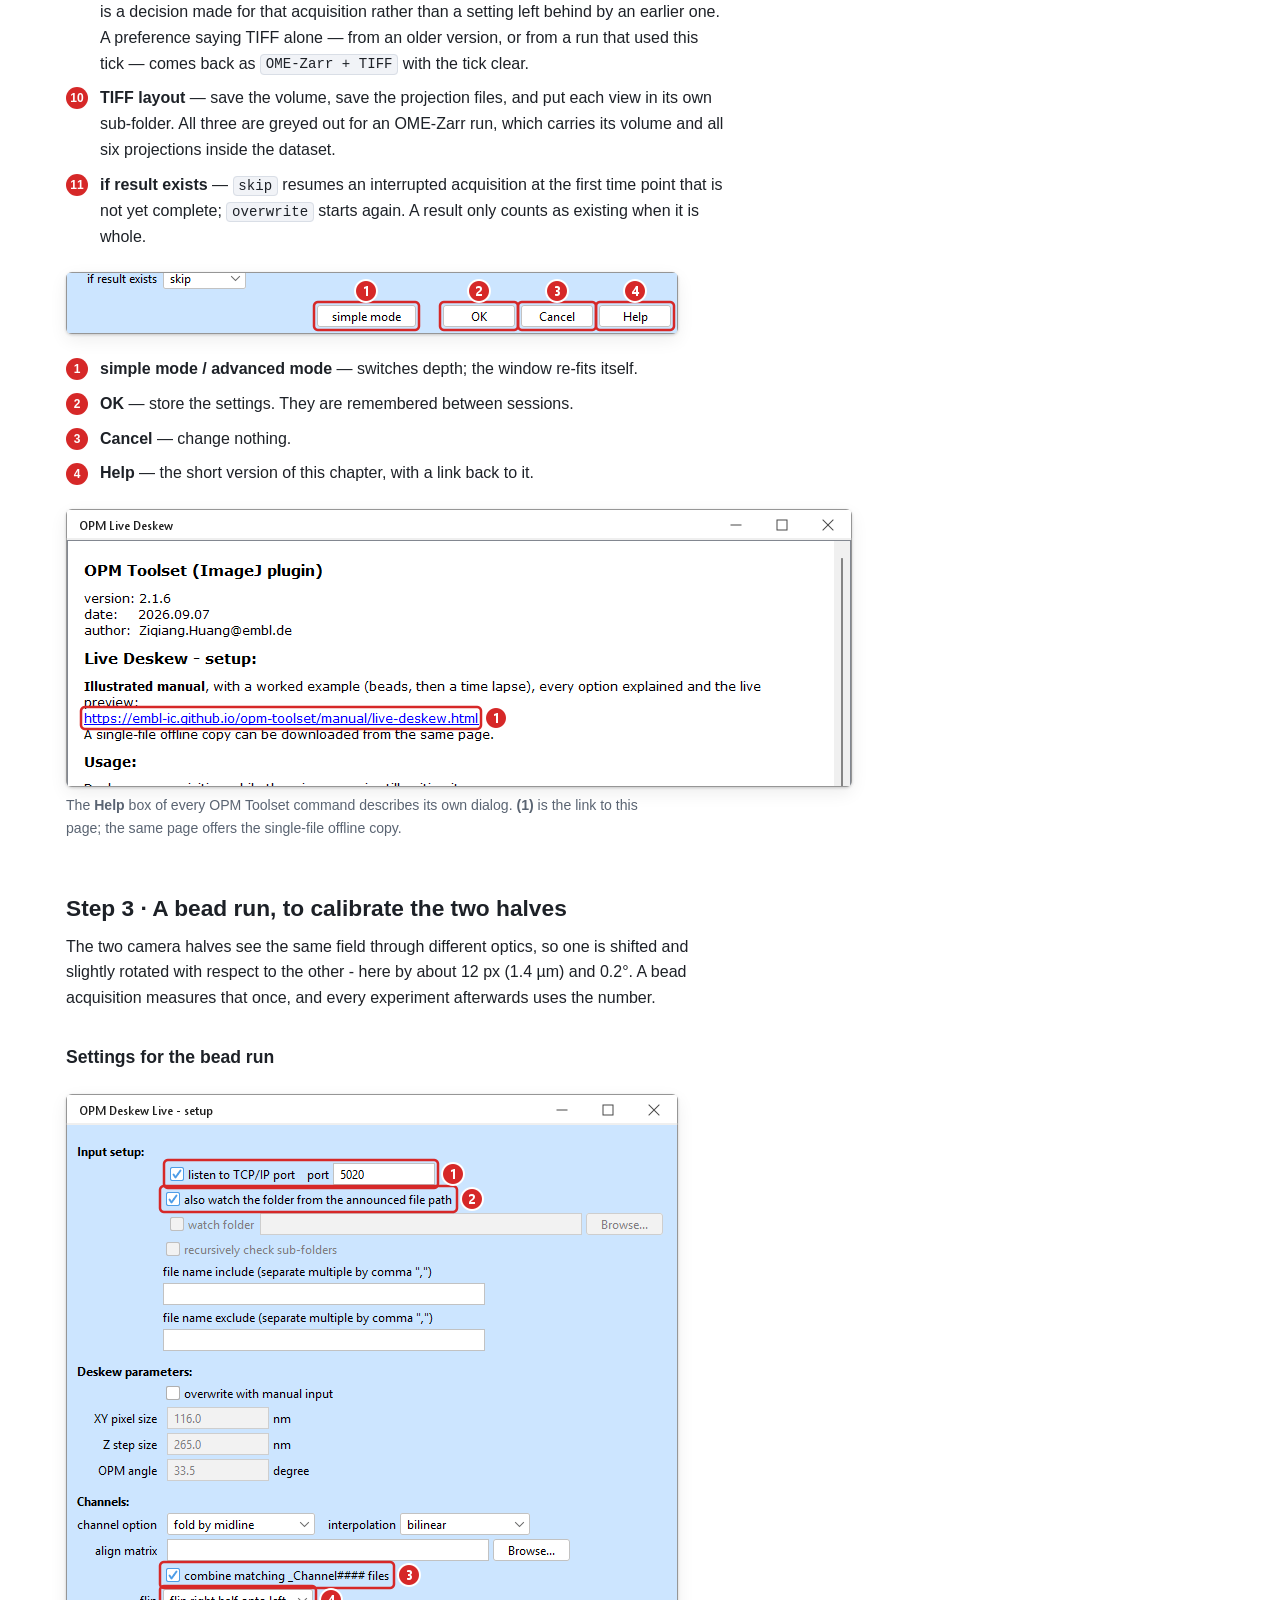
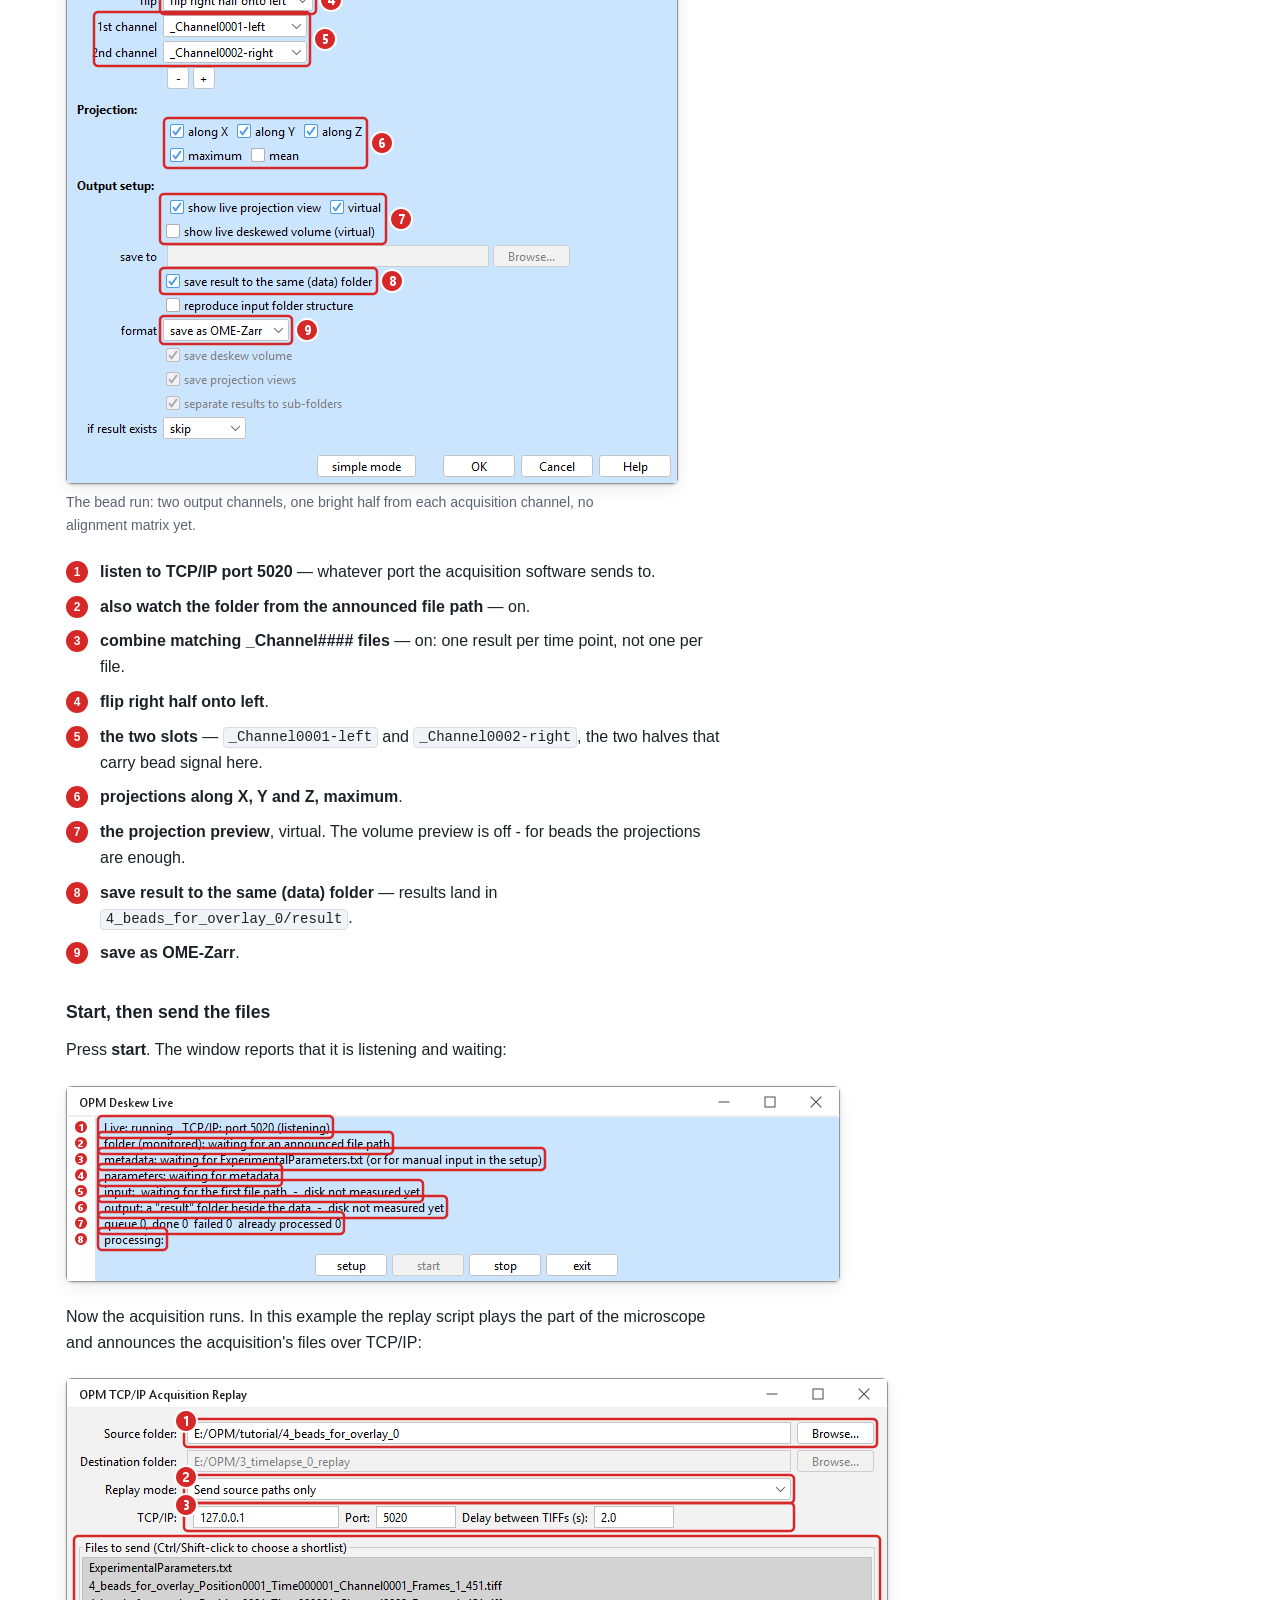
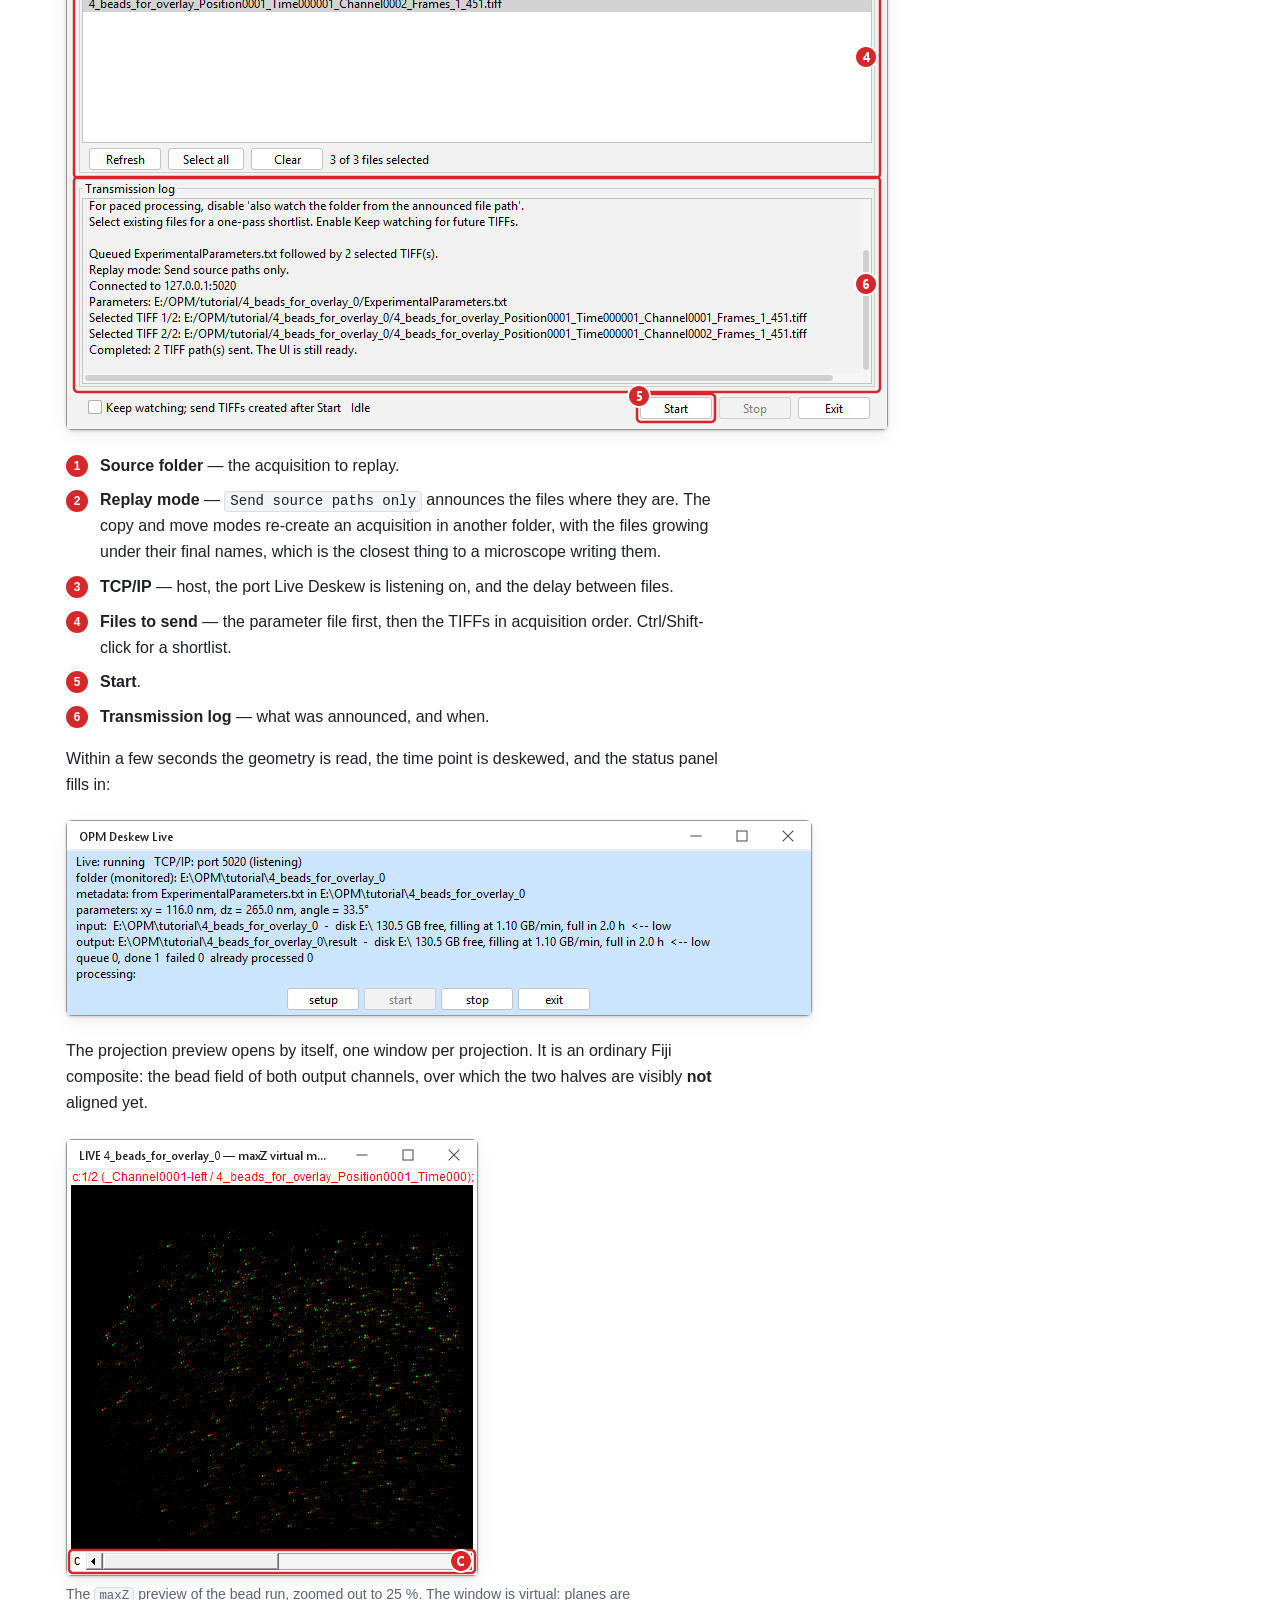
<file: docs/manual/live-deskew.html>
<!DOCTYPE html>
<html lang="en">
<head>
<meta charset="utf-8">
<meta name="viewport" content="width=device-width, initial-scale=1">
<title>Live Deskew - OPM Toolset manual</title>
<meta name="description" content="Deskew an OPM acquisition while the microscope is still writing it: a worked example with beads and a time lapse.">
<link rel="icon" href="data:image/svg+xml;utf8,<svg xmlns='http://www.w3.org/2000/svg' viewBox='0 0 16 16'><text y='13' font-size='14'>🔬</text></svg>">
<link rel="stylesheet" href="assets/manual.css">
</head>
<body>
<div class="page">
<main>
<header class="masthead">
    <p class="eyebrow">OPM Toolset manual</p>
    <h1>Live Deskew</h1>
    <p class="lede">Deskew an OPM acquisition <b>while the microscope is still writing it</b>, and
        watch the result grow. This chapter explains what deskewing does, then walks through a
        complete two-part experiment: a bead acquisition to calibrate the two camera halves, and
        the time lapse itself.</p>

    <div class="downloads">
        <a href="download/opm-live-deskew-manual.html" download>Download offline copy (single file)</a>
        <a href="index.html">All chapters</a>
    </div>


</header>

<p>Everything below was produced by running the plugin on a real acquisition; the screenshots are
the actual dialogs and the numbers are measured on the machine that wrote them. Substitute your
own folders for the example paths.</p>

<p class="menu-path">Plugins ▸ OPM Toolset ▸ Deskew Live</p>

<h2 id="before">Before you start</h2>

<ul>
    <li><b>Fiji</b> with the OPM Toolset installed (the jar in <code>Fiji/plugins</code>), restarted
        once after installing.</li>
    <li>A <b>GPU</b> is used when CLIJ2 finds one, and the toolset falls back to the CPU when it
        does not. The CPU path is considerably slower but produces the same pixels; the log
        reports the rate it achieved for every volume.</li>
    <li>Enough <b>free disk space</b> for the results. The example acquisition produces about
        0.7 GB per time point; Live Deskew shows a countdown to a full disk while it runs.</li>
    <li>The acquisition's <code>ExperimentalParameters.txt</code>. You do not have to find it -
        Live Deskew looks for it beside the data - but until it is there, nothing is processed.</li>
</ul>

<!-- Shared chapter: why deskew, the geometry, and the file formats.
     Included by every manual page that documents a command which deskews.
     Keep it command-neutral: no dialog, no button, no menu entry belongs in here. -->

<h2 id="why">Why the data has to be deskewed</h2>

<p>An oblique plane microscope (OPM) images a plane that is <b>tilted</b> with respect to the
coverslip, and scans that tilted plane sideways through the sample. Each camera frame is
therefore one oblique slice, and the stack of frames is a sheared version of the sample: a round
nucleus looks stretched and leaning, distances along the stack are not distances in the sample,
and nothing measured on the raw stack is in sample coordinates.</p>

<p><b>Deskewing</b> is the one geometric correction that undoes this. It maps every raw voxel to
where it belongs in the sample, and resamples the result onto a regular grid, giving an ordinary
3-D volume with <b>cubic voxels</b> that can be projected, measured, segmented and tracked with
any tool that expects a normal stack.</p>

<figure class="data">
    <img src="img/data/raw-camera-frame.jpg" alt="One raw file of the example acquisition, maximum along the scan, with the two camera halves marked">
    <figcaption>One raw file of the example acquisition. The camera is split in two halves by an
        image splitter, so each frame carries <b>two emission bands side by side</b> - the same
        field of view, two colours. Both halves are deskewed; which of them ends up in which
        output channel is a setting.</figcaption>
</figure>

<figure class="data">
    <img src="img/data/raw-side-vs-deskewed.jpg" alt="The same volume viewed along the camera X axis, raw above and deskewed below">
    <figcaption>The same volume seen from the side, raw (top) and deskewed (bottom), at the same
        display range and scale. Raw, the cells lean at the sheet angle and are smeared along the
        scan direction; deskewed, they sit upright in sample coordinates, and the scale bar means
        what it says in all three axes.</figcaption>
</figure>

<h3 id="what-comes-out">What deskewing produces</h3>

<p>Deskewing defines the mapping into sample coordinates. It can be evaluated while drawing a view, without storing a
new volume, or resampled into an output volume. A view alone does not calculate projections or write results.
Processing that saves results can produce:</p>

<ul>
    <li>a <b>deskewed volume</b> per time point and per output channel, with isotropic voxels;</li>
    <li><b>orthogonal projections</b> of that volume - maximum or mean along X, Y and Z
        (<code>maxZ</code> is the familiar top view, <code>maxY</code> and <code>maxX</code> the
        two side views);</li>
    <li>a record of <b>how</b> it was produced: the acquisition geometry, the deskew matrix, and
        the channel and alignment settings used.</li>
</ul>

<h2 id="geometry">The geometry, in three numbers</h2>

<p>Everything the deskew needs is three numbers. They can be read from the acquisition's
<code>ExperimentalParameters.txt</code> or supplied explicitly:</p>

<div class="table-wrap">
<table>
    <thead><tr><th>Number</th><th>In the file</th><th>Example</th><th>What it is</th></tr></thead>
    <tbody>
        <tr><td><b>XY pixel size</b> <i>p</i></td><td><code>Pixel size at object /um</code></td><td>0.116 µm</td>
            <td>One camera pixel, projected into the sample. It also becomes the voxel size of the
                deskewed volume in all three directions.</td></tr>
        <tr><td><b>Z step size</b> <i>Δ</i></td><td><code>um per galvo DU</code> ×
            <code>Galvo DUs per step</code></td><td>0.265 µm</td>
            <td>How far the oblique plane moves between two frames. It is the raw stack's "Z"
                step, measured along the coverslip, not a focus step.</td></tr>
        <tr><td><b>OPM angle</b> <i>θ</i></td><td><code>Tilt angle</code></td><td>33.5°</td>
            <td>The angle between the imaged plane and the coverslip.</td></tr>
    </tbody>
</table>
</div>

<figure>
<svg viewBox="0 0 780 290" role="img" aria-label="Diagram: the microscope scans a tilted plane across the sample; deskewing maps each frame into sample coordinates and resamples it on a cubic grid" style="width:100%;height:auto;font-family:inherit">
    <!-- 1. acquisition: oblique planes stepped along the coverslip -->
    <text x="24" y="28" fill="currentColor" font-size="13" font-weight="600">1 · the microscope scans a tilted plane</text>
    <g fill="none">
        <g stroke="var(--accent)" stroke-width="2.5" opacity="0.9">
            <line x1="60" y1="150" x2="128" y2="105"/>
            <line x1="95" y1="150" x2="163" y2="105"/>
            <line x1="130" y1="150" x2="198" y2="105"/>
            <line x1="165" y1="150" x2="233" y2="105"/>
            <line x1="200" y1="150" x2="268" y2="105"/>
            <line x1="235" y1="150" x2="303" y2="105"/>
        </g>
        <line x1="34" y1="150" x2="330" y2="150" stroke="currentColor" stroke-width="1.5"/>
        <path d="M84 150 A 26 26 0 0 0 68 132" stroke="var(--mark)" stroke-width="1.5"/>
        <g stroke="var(--mark)" stroke-width="1.5">
            <line x1="60" y1="168" x2="95" y2="168"/>
            <path d="M89 164 L95 168 L89 172" fill="var(--mark)" stroke="none"/>
            <line x1="60" y1="163" x2="60" y2="173"/>
            <line x1="95" y1="163" x2="95" y2="173"/>
        </g>
        <g stroke="currentColor" stroke-width="1.2">
            <line x1="34" y1="150" x2="34" y2="96"/>
            <path d="M30 103 L34 96 L38 103" fill="currentColor" stroke="none"/>
        </g>
    </g>
    <g fill="currentColor" font-size="12">
        <text x="88" y="139" fill="var(--mark)" font-size="13">θ</text>
        <text x="70" y="186" fill="var(--mark)">Δ = 0.265 µm per frame</text>
        <text x="20" y="90">Z</text>
        <text x="336" y="155">Y</text>
        <text x="150" y="98" fill="var(--accent)">one frame = one oblique plane</text>
        <text x="36" y="211" fill="var(--fg-soft)">coverslip; θ is the angle between the imaged plane and it</text>
    </g>

    <!-- 2. the raw stack as stored, and where deskewing puts it -->
    <text x="420" y="28" fill="currentColor" font-size="13" font-weight="600">2 · deskew puts every frame where it belongs</text>
    <g fill="none">
        <rect x="420" y="48" width="132" height="76" stroke="currentColor" stroke-width="1.3" opacity="0.7"/>
        <g stroke="var(--accent)" stroke-width="2.5" opacity="0.9">
            <line x1="432" y1="52" x2="432" y2="120"/>
            <line x1="455" y1="52" x2="455" y2="120"/>
            <line x1="478" y1="52" x2="478" y2="120"/>
            <line x1="501" y1="52" x2="501" y2="120"/>
            <line x1="524" y1="52" x2="524" y2="120"/>
        </g>
        <g stroke="var(--mark)" stroke-width="2">
            <line x1="566" y1="86" x2="602" y2="86"/>
            <path d="M595 81 L602 86 L595 91" fill="var(--mark)" stroke="none"/>
        </g>
        <rect x="616" y="48" width="148" height="76" stroke="currentColor" stroke-width="1.3" stroke-dasharray="4 3" opacity="0.7"/>
        <g stroke="var(--accent)" stroke-width="2.5" opacity="0.9">
            <line x1="624" y1="120" x2="668" y2="52"/>
            <line x1="646" y1="120" x2="690" y2="52"/>
            <line x1="668" y1="120" x2="712" y2="52"/>
            <line x1="690" y1="120" x2="734" y2="52"/>
            <line x1="712" y1="120" x2="756" y2="52"/>
        </g>
    </g>
    <g fill="currentColor" font-size="12">
        <text x="420" y="142" fill="var(--fg-soft)">raw stack: frames side by side</text>
        <text x="420" y="158" fill="var(--fg-soft)">(f across, camera row y down)</text>
        <text x="570" y="78" fill="var(--mark)" font-size="11">deskew</text>
        <text x="616" y="142" fill="var(--fg-soft)">sample coordinates, cubic voxels;</text>
        <text x="616" y="158" fill="var(--fg-soft)">the dashed box is the volume written</text>
    </g>
    <g fill="currentColor" font-size="12" font-family="ui-monospace, Consolas, monospace">
        <text x="420" y="196">Y = y·cos θ + f·Δ/p</text>
        <text x="420" y="214">Z = (h − y)·sin θ</text>
        <text x="420" y="232">X = x</text>
    </g>
</svg>
<figcaption>The oblique plane is stepped along the coverslip by Δ (left). Deskewing (right) shears
    and rotates the raw stack into sample coordinates and samples it on a cubic grid, so the
    volume that comes out is bounded by the scan - wide in Y, thin in Z - rather than by a focus
    stack.</figcaption>
</figure>

<p>Written out, a camera row <i>y</i> of frame <i>f</i> lands at</p>

<pre><code>Y = y·cos θ + f·Δ/p        Z = (h − y)·sin θ        X = x          (all in pixels of size p)</code></pre>

<p>so the deskewed volume of a camera half <i>w</i> × <i>h</i> pixels wide and <i>N</i> frames
long comes out as</p>

<pre><code>X = w                      Y ≈ h·cos θ + N·Δ/p       Z ≈ h·sin θ
  = 1600 px (185.6 µm)       = 1448 px (168.0 µm)      = 276 px (32.0 µm)   for the example below</code></pre>

<div class="note">
<p><b>The voxels are cubes, and that is deliberate.</b> The deskew is evaluated on a grid
measured in camera pixels, so the result is isotropic at the XY pixel size (0.116 µm here) in X,
Y <i>and</i> Z. The step size and the angle decide how large the volume is, not how fine it is.
A deskewed volume therefore carries the same pixel size in all three axes, and Fiji's
<code>Image ▸ Properties</code> will show <code>0.116</code> three times.</p>
</div>

<h2 id="formats">The files: what goes in, what comes out</h2>

<h3 id="input-files">Input: one BigTIFF per time point and acquisition channel</h3>

<p>The microscope writes one file per time point per acquisition channel, named by position, time
and channel, plus one metadata file per acquisition:</p>

<pre><code>3_timelapse_Position0001_Time000001_Channel0001_Frames_1_451.tiff   1.44 GB, 3200 × 500 × 451, 16-bit
3_timelapse_Position0001_Time000001_Channel0002_Frames_1_451.tiff   the second acquisition channel
ExperimentalParameters.txt                                          the geometry, read automatically</code></pre>

<p>These are <b>BigTIFF</b> files, which plain ImageJ cannot open; the toolset reads them with
its own reader, so no Bio-Formats detour and no modal error interrupts an unattended run. One
file carries <b>both camera halves</b> (3200 = 2 × 1600 px), which is why one acquisition channel
can yield two output channels.</p>

<h3 id="output-files">Output: deflated TIFF, OME-Zarr, or both</h3>

<div class="table-wrap">
<table>
    <thead><tr><th></th><th>deflated TIFF</th><th>OME-Zarr</th></tr></thead>
    <tbody>
    <tr><th>What it is</th>
        <td>One compressed TIFF per result: the volume, and one per projection.</td>
        <td>One chunked dataset per acquisition, time points appended as they are written.</td></tr>
    <tr><th>Layout</th>
        <td><code>result/deskew/…-deskewed.tif</code>,
            <code>result/maxZ/…-deskewed-maxZprojection.tif</code>, …</td>
        <td><code>result/&lt;acquisition&gt;.ome.zarr</code> with <code>s0</code> (the 5-D volume)
            and <code>projections/maxZ…meanX</code> inside it.</td></tr>
    <tr><th>Channels</th>
        <td>The composed result: flipped, aligned, in the configured channel order.</td>
        <td>The <b>stored camera halves, untouched</b> - one channel each, unflipped and
            unaligned - plus the flip and the alignment matrix as metadata.</td></tr>
    <tr><th>Readable while written</th>
        <td>Only once a file is complete (which the toolset checks before reading one).</td>
        <td>Yes: each time point is committed on its own, which is what makes a live preview of a
            run in progress possible.</td></tr>
    <tr><th>Good for</th>
        <td>Handing single results to someone, or to a tool that wants TIFF.</td>
        <td>Time lapses, live monitoring, and revisiting the alignment later without
            reprocessing.</td></tr>
    </tbody>
</table>
</div>

<div class="tip">
<p><b>Why OME-Zarr keeps the halves apart.</b> Flipping one camera half onto the other and
aligning it is a <i>display</i> decision, and a rigid 2-D transform can be measured better later
(with a bead acquisition, for instance). By storing the halves as they were acquired and keeping
the matrix in the metadata, the toolset can change the overlay of a finished dataset in seconds,
without reprocessing a single voxel - while a TIFF result has the decision baked into its
pixels.</p>
</div>


<h2 id="experiment">The example experiment</h2>

<p>The example is a live-cell time lapse acquired on the EMBL Imaging Centre OPM, with an image
splitter that puts two emission bands on the two halves of the camera:</p>

<div class="table-wrap">
<table>
    <thead><tr><th></th><th>Bead acquisition</th><th>Time lapse</th></tr></thead>
    <tbody>
    <tr><th>Folder</th><td><code>4_beads_for_overlay_0</code></td><td><code>3_timelapse_0</code></td></tr>
    <tr><th>Purpose</th><td>Measure how the two camera halves sit on top of each other.</td>
        <td>The experiment: dividing cells, two labels.</td></tr>
    <tr><th>Deskewed size</th><td colspan="2">1600 × 1448 × 276 voxels per camera half
        (185.6 × 168.0 × 32.0 µm), isotropic at 0.116 µm</td></tr>
    <tr><th>Files per time point</th><td colspan="2">2 (<code>_Channel0001</code>,
        <code>_Channel0002</code>), each 3200 × 500 × 451 px, 1.44 GB</td></tr>
    <tr><th>Time points</th><td>1</td><td>50 on disk (817 planned, 5 min apart)</td></tr>
    <tr><th>Geometry</th><td colspan="2">p = 0.116 µm, Δ = 0.265 µm, θ = 33.5°</td></tr>
    <tr><th>Useful halves</th><td>0001-left and 0002-right are bright; 0001-right shows the beads
        faintly, which is enough to register it.</td>
        <td>0001-left (cell bodies), 0001-right (bright label), 0002-right (second label).
            0002-left carries no signal in this experiment.</td></tr>
    </tbody>
</table>
</div>

<div class="tip">
<p><b>No microscope? Replay the acquisition.</b> Live Deskew is driven by TCP/IP messages from the
acquisition software, and the repository ships a script that replays an acquisition already on
disk exactly the same way:
<code>scripts/tcpip_acquisition_replay.groovy</code> (drag it into Fiji's script editor and run
it). Every run shown in this chapter was made that way.</p>
</div>

<h2 id="window">Step 1 · The Live Deskew window</h2>

<p><code>Plugins ▸ OPM Toolset ▸ Deskew Live</code> opens one small window. It is a monitor, not a
wizard: it can stay open for the whole session, and it says at all times what the listener is
doing and where the results are going.</p>

<figure>
    <img src="img/live-deskew/live-window.png" alt="The OPM Deskew Live window before it is started, with its four buttons numbered">
    <figcaption>The Live Deskew window, just opened. The eight status lines are explained in
        <a href="#status">Step 4</a>.</figcaption>
</figure>

<ol class="callouts">
    <li><b>setup</b> opens the settings (Step 2). While the listener is running, only the deskew
        geometry can still be changed - everything else needs a stop and start, and the dialog
        says so rather than pretending otherwise.</li>
    <li><b>start</b> begins listening. Nothing is touched before this.</li>
    <li><b>stop</b> ends the run at the next safe point: the time point being processed is
        finished and committed, then the listener closes its port and its files.</li>
    <li><b>exit</b> closes the window. It does not stop a run; stop it first.</li>
</ol>

<h2 id="setup">Step 2 · The setup dialog, section by section</h2>

<p>The setup has <b>two depths</b>. Simple mode shows what is decided once per session - which
channels come out, whether they are one file or several, where the results go and what is
previewed; advanced mode reveals what is decided once per microscope - the TCP port, the folder
filters, the interpolation kernel, and the output format with the TIFF layout that hangs off it.
Advanced values are hidden, never reset, and the button at the bottom left switches between the
two.</p>

<p>Simple mode's <b>Output setup</b> therefore ends at <b>save result to the same (data)
folder</b>. The format is not asked because it no longer needs to be: OME-Zarr + TIFF is the
default. The store commits one time point at a time and can be previewed while it is still being
written, while the TIFF remains available to tools that need it. A format chosen once in advanced
mode is the one every simple-mode run then uses.</p>

<figure class="narrow">
    <img src="img/live-deskew/setup-simple.png" alt="The setup dialog in simple mode">
    <figcaption>Simple mode. <b>(1)</b> switches to advanced mode, which is what the rest of this
        section shows. A field that another tick makes meaningless is greyed out rather than
        silently ignored.</figcaption>
</figure>

<h3 id="setup-input">Input setup — where the files come from</h3>

<figure>
    <img src="img/live-deskew/setup-input.png" alt="The Input setup section of the dialog with its six controls numbered">
</figure>

<ol class="callouts">
    <li><b>listen to TCP/IP port</b> — the acquisition software announces each finished file by
        sending its path, one per line, to this port. This is the reliable way to follow an
        acquisition: a path arrives only once the microscope has written the file.</li>
    <li><b>also watch the folder from the announced file path</b> — additionally follow the folder
        each announced path points into, and pick up what is already in it. Leave this on for a
        real acquisition: it recovers the time points that arrived while Fiji was not yet
        listening, and it does no harm when TCP/IP works.</li>
    <li><b>watch folder</b> — follow one folder instead, whether or not anything is announced.
        Selecting it turns TCP/IP off; these are the only two sources, and one of them must be on.</li>
    <li><b>recursively check sub-folders</b> — for a watched folder that has an acquisition per
        sub-folder.</li>
    <li><b>file name include</b> — only files whose name contains one of these fragments
        (comma separated). Empty means everything.</li>
    <li><b>file name exclude</b> — and the opposite. Results the run writes itself are always
        excluded, whatever is typed here.</li>
</ol>

<div class="note">
<p><b>A file is never read while it is being written.</b> Each TIFF is sampled every 250 ms and has
to stay unchanged for a full second; then its internal offsets are checked against the file's
length. Only then is it deskewed. A file that fails is retried twice, five seconds apart, and
then reported in the Fiji Log.</p>
</div>

<h3 id="setup-geometry">Deskew parameters — the three numbers</h3>

<figure>
    <img src="img/live-deskew/setup-deskew.png" alt="The Deskew parameters section with the manual override and the three geometry fields numbered">
</figure>

<ol class="callouts">
    <li><b>overwrite with manual input</b> — off is the normal case: the geometry is read from the
        acquisition's <code>ExperimentalParameters.txt</code>, and the three fields below are
        greyed out because they are not being used.</li>
    <li><b>XY pixel size</b> (nm)</li>
    <li><b>Z step size</b> (nm) — the scan step, see <a href="#geometry">the geometry above</a>.</li>
    <li><b>OPM angle</b> (degree)</li>
</ol>

<div class="warn">
<p><b>Until the geometry is known, nothing is processed.</b> Volumes that arrive first are queued
and held - they are not deskewed with the previous acquisition's numbers. The status panel says
<code>metadata: waiting</code> until the file is found, and <code>parameters: waiting for
metadata</code> instead of showing stale values. If your acquisition writes no parameter file,
tick <b>overwrite with manual input</b> and type the three numbers; the backlog is released
immediately.</p>
</div>

<h3 id="setup-channels">Channels — which halves become which output channels</h3>

<figure>
    <img src="img/live-deskew/setup-channels.png" alt="The Channels section with the channel option, interpolation, alignment matrix, combine, flip and slot controls numbered">
</figure>

<ol class="callouts">
    <li><b>channel option</b> — what to do with a <i>single</i> file's two camera halves:
        <code>whole image</code> (deskew the full width as one channel), <code>fold by midline</code>
        (mirror the right half onto the left), <code>align with SIFT</code> (mirror it and apply a
        rigid 2-D alignment), <code>only left</code>, <code>only right</code>, or
        <code>left &amp; right separately</code>. It is <b>ignored while the files are being
        combined</b> (4), where the slots decide.</li>
    <li><b>interpolation</b> — how a transformed pixel is sampled: <code>bilinear</code> (smooth,
        the default) or <code>nearest neighbour</code> (keeps raw values, visibly blockier).</li>
    <li><b>align matrix</b> — the rigid 2-D transform that puts the halves on top of each other,
        measured from beads in <a href="#beads">Step 3</a>. Leave it empty for the bead run itself.
        Naming one — or having one left from last time — selects <b>align with SIFT</b> above,
        since a matrix that is configured is a matrix that is meant to be applied; you can then
        choose any other option and it stays chosen. The field is greyed when nothing would read
        it, which is any other option <i>unless</i> the channel files are being combined: a
        combined result applies the matrix to every half it takes, whatever the option says.</li>
    <li><b>automatic combine matching channel files</b> — on by default, and the one channel
        control that is offered in simple mode: let the acquisition's
        own file names say whether a time point is one file or several. The listener holds the
        first file and reads the next one or two: the same <code>_ChannelNNNN</code> at a later
        <code>_TimeNNNNNN</code> means one file per time point, a later <code>_ChannelNNNN</code>
        at the same time number means several, and how many is settled when the time number moves
        on. The tick below then shows what it decided, and the log and the status panel say why.
        Turn it off to state the layout yourself.</li>
    <li><b>auto channel assignment</b> — fill the slots from that decision and the channel option:
        acquisition channel first, left half before right, the right half flipped. With it on, the
        flip, the slots and <b>− / +</b> are greyed and follow the run; with it off only the
        combining is decided and the slots stay yours.</li>
    <li><b>combine matching _Channel#### files</b> — treat all <code>_ChannelNNNN</code> files of
        one time point as one multi-channel result. This is the ordinary multi-channel setup, and
        it makes the run wait until every file a time point needs is complete. While the automatic
        setting above is on, this box reports the decision rather than asking for one.</li>
    <li><b>flip</b> — which half is mirrored onto the other. The matrix is always measured one
        way, so changing this needs no new measurement.</li>
    <li><b>the output channel slots</b> — one row per output channel, each picking a camera half of
        an acquisition channel: <code>_Channel0001-left</code>, <code>_Channel0002-right</code>, …,
        or <code>_ChannelNNNN-whole</code> for the full camera width. The order is the order of the
        channels in the result.</li>
    <li><b>− / +</b> — show fewer or more slots. A removed slot is set to
        <code>- (skip)</code>, so what is written matches the list you are looking at.</li>
</ol>

<div class="note">
<p><b>An OME-Zarr store keeps every half it finds</b>, whatever the slots say: the slots decide
the channel order of a TIFF result and how the store is <i>shown</i>. That is what lets you
change your mind about the overlay later without reprocessing.</p>
</div>

<h3 id="setup-output">Projection and output</h3>

<figure>
    <img src="img/live-deskew/setup-output.png" alt="The Projection and Output setup sections with ten controls numbered">
</figure>

<ol class="callouts">
    <li><b>along X / Y / Z</b> — which orthogonal projections to produce. <code>along Z</code> is
        the top view.</li>
    <li><b>maximum / mean</b> — how to reduce along the axis. Simple mode always uses the maximum.</li>
    <li><b>show live projection view (virtual)</b> — open the projection movies in the
        <a href="#preview">OPM Data Viewer</a> and extend them as time points arrive. Always
        virtual: a materialised preview would load everything before the window opens and then
        stop following the run. Materialise from the viewer when a copy in memory is wanted.</li>
    <li><b>show live deskewed volume (virtual)</b> — the same for the 5-D volume. Always virtual.</li>
    <li><b>save to</b> — an explicit result folder.</li>
    <li><b>save result to the same (data) folder</b> — instead write to <code>result</code> beside
        the data, which greys out the field above. This is the usual choice for an acquisition that
        already has its own folder.</li>
    <li><b>reproduce input folder structure</b> — with a <b>save to</b> folder, put each
        acquisition's results where <b>save result to the same (data) folder</b> would, but under the
        save-to folder: the input folder's whole path, less its drive, then <code>result</code>.
        <code>E:\OPM\3_timelapse_0\…</code> saved to <code>I:\Group\OPM</code> goes to
        <code>I:\Group\OPM\OPM\3_timelapse_0\result</code>, with <code>deskew</code>,
        <code>maxZ</code>, <code>3_timelapse_0.ome.zarr</code> and the rest inside it. The folder
        follows from the file's own path, so every time point of an acquisition, a second
        acquisition in the same session and a later session over either all find their own - a
        path announced over TCP/IP and one found in a watched folder alike. Unticked, every
        acquisition's results go into the save-to folder itself. Greyed out while <b>save result to
        the same (data) folder</b> is ticked.</li>
    <li><b>format</b> — <code>OME-Zarr + TIFF</code> or <code>OME-Zarr</code>. OME-Zarr + TIFF is
        the default: the store makes a live preview possible while the TIFF remains available to
        tools that need it.</li>
    <li><b>do not save to OME-Zarr</b> — the way to a TIFF-only run. It greys the choice above and
        is never remembered: it starts clear every time the setup is opened, so keeping no store
        is a decision made for that acquisition rather than a setting left behind by an earlier
        one. A preference saying TIFF alone — from an older version, or from a run that used this
        tick — comes back as <code>OME-Zarr + TIFF</code> with the tick clear.</li>
    <li><b>TIFF layout</b> — save the volume, save the projection files, and put each view in its
        own sub-folder. All three are greyed out for an OME-Zarr run, which carries its volume and
        all six projections inside the dataset.</li>
    <li><b>if result exists</b> — <code>skip</code> resumes an interrupted acquisition at the first
        time point that is not yet complete; <code>overwrite</code> starts again. A result only
        counts as existing when it is whole.</li>
</ol>

<figure>
    <img src="img/live-deskew/setup-buttons.png" alt="The dialog's button row: mode switch, OK, Cancel and Help">
</figure>

<ol class="callouts">
    <li><b>simple mode / advanced mode</b> — switches depth; the window re-fits itself.</li>
    <li><b>OK</b> — store the settings. They are remembered between sessions.</li>
    <li><b>Cancel</b> — change nothing.</li>
    <li><b>Help</b> — the short version of this chapter, with a link back to it.</li>
</ol>

<figure>
    <img src="img/live-deskew/help-link.png" alt="The Live Deskew help box, with the link to this manual highlighted">
    <figcaption>The <b>Help</b> box of every OPM Toolset command describes its own dialog.
        <b>(1)</b> is the link to this page; the same page offers the single-file offline
        copy.</figcaption>
</figure>

<h2 id="beads">Step 3 · A bead run, to calibrate the two halves</h2>

<p>The two camera halves see the same field through different optics, so one is shifted and
slightly rotated with respect to the other - here by about 12 px (1.4 µm) and 0.2°. A bead
acquisition measures that once, and every experiment afterwards uses the number.</p>

<h3 id="beads-settings">Settings for the bead run</h3>

<figure>
    <img src="img/live-deskew/setup-beads.png" alt="The setup dialog filled in for the bead acquisition, with nine settings numbered">
    <figcaption>The bead run: two output channels, one bright half from each acquisition channel,
        no alignment matrix yet.</figcaption>
</figure>

<ol class="callouts">
    <li><b>listen to TCP/IP port 5020</b> — whatever port the acquisition software sends to.</li>
    <li><b>also watch the folder from the announced file path</b> — on.</li>
    <li><b>combine matching _Channel#### files</b> — on: one result per time point, not one per
        file.</li>
    <li><b>flip right half onto left</b>.</li>
    <li><b>the two slots</b> — <code>_Channel0001-left</code> and <code>_Channel0002-right</code>,
        the two halves that carry bead signal here.</li>
    <li><b>projections along X, Y and Z, maximum</b>.</li>
    <li><b>the projection preview</b>, virtual. The volume preview is off - for beads the
        projections are enough.</li>
    <li><b>save result to the same (data) folder</b> — results land in
        <code>4_beads_for_overlay_0/result</code>.</li>
    <li><b>save as OME-Zarr</b>.</li>
</ol>

<h3 id="beads-run">Start, then send the files</h3>

<p>Press <b>start</b>. The window reports that it is listening and waiting:</p>

<figure>
    <img src="img/live-deskew/status-waiting.png" alt="The status panel after start, waiting for the first announced file path">
</figure>

<p>Now the acquisition runs. In this example the replay script plays the part of the microscope
and announces the acquisition's files over TCP/IP:</p>

<figure>
    <img src="img/live-deskew/replay-tool.png" alt="The TCP/IP acquisition replay window after sending one bead time point">
</figure>

<ol class="callouts">
    <li><b>Source folder</b> — the acquisition to replay.</li>
    <li><b>Replay mode</b> — <code>Send source paths only</code> announces the files where they
        are. The copy and move modes re-create an acquisition in another folder, with the files
        growing under their final names, which is the closest thing to a microscope writing them.</li>
    <li><b>TCP/IP</b> — host, the port Live Deskew is listening on, and the delay between files.</li>
    <li><b>Files to send</b> — the parameter file first, then the TIFFs in acquisition order.
        Ctrl/Shift-click for a shortlist.</li>
    <li><b>Start</b>.</li>
    <li><b>Transmission log</b> — what was announced, and when.</li>
</ol>

<p>Within a few seconds the geometry is read, the time point is deskewed, and the status panel
fills in:</p>

<figure>
    <img src="img/live-deskew/status-beads-done.png" alt="The status panel after the bead time point was deskewed and committed">
</figure>

<p>The projection preview opens by itself, one window per projection. It is an ordinary Fiji
composite: the bead field of both output channels, over which the two halves are visibly
<b>not</b> aligned yet.</p>

<figure>
    <img src="img/live-deskew/preview-beads-maxZ.png" alt="The maxZ preview window of the bead run">
    <figcaption>The <code>maxZ</code> preview of the bead run, zoomed out to 25 %. The window is
        virtual: planes are read as they are needed, and the window grows as time points arrive.
        Its display range is what a mid-stack plane suggested - use
        <code>Image ▸ Adjust ▸ Brightness/Contrast</code> to see faint beads.</figcaption>
</figure>

<h3 id="alignment">Measure the overlay: Utilities ▸ Channel Alignment</h3>

<p class="menu-path">Plugins ▸ OPM Toolset ▸ Utilities ▸ Channel Alignment</p>

<p>This command accepts raw bead volumes, already deskewed volumes, or existing 2-D max-Z
projections, localises the beads in each camera half, and fits one rigid 2-D transform per half
onto the first one. It does not need the bead run above - that was to see the field - and it
takes a few seconds. Its window is titled <i>Align Channel of OPM Data</i>. Click a section
heading to fold or unfold that section; when the sections do not fit on the screen they scroll,
and OK, Cancel and Help stay at the bottom of the window.</p>

<figure>
    <img src="img/live-deskew/channel-alignment.png" alt="The Channel Alignment dialog with ten controls numbered">
</figure>

<ol class="callouts">
    <li><b>Beads file</b> — one bead TIFF or the folder holding them. Files can also be dropped on
        the window.</li>
    <li><b>the file table</b> — which files to use. <code>ExperimentalParameters.txt</code> has to
        stay ticked for the deskew below.</li>
    <li><b>Channel setup</b> — one row per channel, each picking a camera half:
        <b>the first row is the reference</b>, and every other row gets a matrix that maps it onto
        that reference. List the same halves your experiment will use.</li>
    <li><b>− / +</b> — fewer or more channels.</li>
    <li><b>Display</b> — use deskew + max Z for raw data, max Z alone for a deskewed volume, or
        neither for an existing 2-D projection. Every channel has its own Fiji-style LUT and
        flip. Its channel checkbox controls that channel only in the overlay.</li>
    <li><b>generate/update channel images + overlay</b> — auto-contrast and open one independent
        image window per channel plus the multichannel overlay. A blank channel remains present
        and borrows the useful display range of its sibling camera half when possible.</li>
    <li><b>Interest point detection</b> — points are translucent open circles, so the bead stays
        visible and overlapping channels blend. Each channel row shows or hides that channel's
        points in its own window, sets their color, and with <b>label</b> numbers them in both
        views. The <b>display interest points in overlay</b> row decides separately which
        channels' points the overlay shows. <b>auto detection</b> restores the automatic correspondences;
        <b>modify</b> makes that channel's multipoint ROI active for normal Fiji add, delete,
        drag, and ROI operations.</li>
    <li><b>manual draw interest points</b> — edit the overlay one color or grayscale channel at a
        time. The mouse wheel changes channel. Click corresponding features in the same label
        order and provide at least three points in every channel.</li>
    <li><b>recompute alignment with interest points</b> — fit new rigid transforms from the
        current labelled ROIs. <b>remove all alignment transform</b> instead makes every matrix
        identity, showing only each original/display-flipped half.</li>
    <li><b>manual transform adjustment</b> — nudge image pixels in the overlay with one-decimal
        X/Y pixel and rotation-degree spinners; the overlay follows them as they change, and
        interest points are never changed. Buttons step by 0.1 and the mouse wheel by 0.5.
        <b>Reset</b> zeros the row and returns the channel to its transform before manual
        adjustment: the interest-point fit, or none after <b>remove all alignment transform</b>.
        Unticking the box sets the rows aside without losing them; what is saved is always what
        the overlay shows. The first row works too: its correction is represented by the inverse
        transform on every other channel so channel 1 remains the saved identity reference.
        Positive X is right, positive Y is down, and positive rotation is counter-clockwise about
        the fixed geometric image centre.</li>
    <li><b>save alignment matrix</b> — write the result to CSV. This is the file the deskew reads.</li>
    <li><b>OK / Cancel / Help</b>.</li>
</ol>

<p>The Fiji Log records what was fitted - here 580 and 1084 bead pairs with a residual of
0.8 px, which is the sub-pixel level this method reaches:</p>

<pre><code>OPM Channel Alignment: reference _Channel0001-left
  _Channel0001-right: DoG correlation + LoG sub-pixel refinement; 580 bead pairs; RMS 0.798 px
  _Channel0002-right: DoG correlation + LoG sub-pixel refinement; 1084 bead pairs; RMS 0.821 px</code></pre>

<figure class="data">
    <img src="img/data/beads-alignment-before-after.jpg" alt="Bead field overlay before and after alignment, green and magenta">
    <figcaption>The same beads in two channels, before and after the fitted transform (2× zoom).
        Before, every bead is a green/magenta pair about 12 px apart; after, the pairs coincide
        and the beads are white.</figcaption>
</figure>

<p><b>Save</b> writes a small CSV. Two halves of one file are saved as the classic 2 × 3 matrix;
more channels are saved as a tagged set, one matrix per camera half, which is what Live Deskew
and Deskew Batch read:</p>

<pre><code># OPM alignment matrix set v1
convention,right-halves-mirrored;each-source-to-reference
reference,_Channel0001-left
source,_Channel0001-left,1,0,0,0,1,0
source,_Channel0001-right,0.99999561,-0.00296142,11.24099181,0.00296142,0.99999561,-6.93135987
source,_Channel0002-right,0.99999318,-0.00369436,12.70161538,0.00369436,0.99999318,-6.05906381</code></pre>

<div class="tip">
<p>Keep the CSV with the bead acquisition (here
<code>4_beads_for_overlay_0/result/beads-alignment.csv</code>) and point every experiment of that
session at it. Re-measure whenever the optics are touched.</p>
</div>

<h2 id="run">Step 4 · The experiment run</h2>

<h3 id="run-settings">Settings for the time lapse</h3>

<p>Only four things change from the bead run:</p>

<figure>
    <img src="img/live-deskew/setup-sample.png" alt="The setup dialog filled in for the time lapse, with four changed settings numbered">
</figure>

<ol class="callouts">
    <li><b>channel option: align with SIFT</b> — how a single file would be treated. It is not read
        while the files are combined, but it keeps the intent of the run on record.</li>
    <li><b>align matrix</b> — the CSV from Step 3.</li>
    <li><b>three slots</b> — <code>_Channel0001-left</code>, <code>_Channel0001-right</code>,
        <code>_Channel0002-right</code>: the three halves that carry signal in this experiment, in
        the order they should appear as channels.</li>
    <li><b>show live deskewed volume (virtual)</b> — on as well now, so the 5-D volume can be
        scrolled through while it is written.</li>
</ol>

<p>Press <b>OK</b>, then <b>start</b>, and let the acquisition (or the replay script) run.</p>

<h3 id="status">Reading the status panel</h3>

<figure>
    <img src="img/live-deskew/status-running.png" alt="The status panel during the run, with its eight lines numbered">
</figure>

<ol class="callouts">
    <li><b>Live</b> — whether the listener is running, and whether the TCP port is actually open.</li>
    <li><b>folder</b> — the folder being monitored, and whether it is monitored at all.</li>
    <li><b>metadata</b> — where the geometry came from: the parameter file and its folder,
        <code>waiting</code>, or <code>(manual)</code>.</li>
    <li><b>parameters</b> — the three numbers in force. It says <code>waiting for metadata</code>
        rather than showing the previous session's values.</li>
    <li><b>input</b> — the acquisition folder, and the free space and fill rate of its disk.</li>
    <li><b>output</b> — the result folder, and the same for its disk. Raw data and results are
        often on different disks, and this says which one is filling.</li>
    <li><b>queue</b> — files waiting, done, failed, and already processed (skipped because the
        result exists, or because a sibling of the same time point did the work).</li>
    <li><b>processing</b> — the file in flight.</li>
</ol>

<p>Two things worth knowing about the disk lines: the rate is <b>measured</b>, not estimated from
the data size, so it accounts for the raw files still arriving as well as the results being
written; and it needs half a minute of run time before it can say anything. Crossing below six
hours, one hour, or 5 GB free also writes a line to the Fiji Log, because that is the window
somebody is likely to have open.</p>

<div class="note">
<p><b>Why the screenshot says the disk is almost full.</b> The run above was replayed as fast as
the machine could take it - a time point every 20 s instead of every 5 min - so it was filling
the disk at 2.85 GB/min and the forecast was 45 minutes. At the real acquisition interval the
same experiment writes about 0.14 GB/min. The forecast follows what is actually happening, which
is the point of measuring it.</p>
</div>

<h3 id="timing">What it costs</h3>

<p>Measured on this acquisition (one time point = 2 files = 4 stored camera halves, 3 of them in
the result), writing OME-Zarr on a desktop with an 8 GB GPU:</p>

<div class="table-wrap">
<table>
    <thead><tr><th>Step</th><th>Time per time point</th></tr></thead>
    <tbody>
        <tr><td>deskew, all four halves (GPU)</td><td>7.0 s</td></tr>
        <tr><td>six projections per channel</td><td>2.7 s</td></tr>
        <tr><td>write and commit the time point</td><td>7.9 s</td></tr>
        <tr><th>total</th><th>17.7 s, against a 5 min acquisition interval</th></tr>
        <tr><td>result size</td><td>≈ 0.7 GB per time point (2.4 GB/min at this pace)</td></tr>
    </tbody>
</table>
</div>

<p>The log line that says so, from <code>OPM_live2.log</code> in the result folder:</p>

<pre><code>Zarr   committed 3_timelapse_Position0001_Time000004_Channel####_Frames_1_451
       in E:\OPM\tutorial\3_timelapse_0\result\3_timelapse_0.ome.zarr; 4 channel(s):
       deskew 7.032, projections 2.731, write 7.893, total 17.662 s
skip   3_timelapse_Position0001_Time000004_Channel0002_Frames_1_451.tiff
       (its acquisition-channel group was already processed in this run)</code></pre>

<h3 id="stopping">Stopping, resuming, and interruptions</h3>

<figure>
    <img src="img/live-deskew/status-stopped.png" alt="The status panel after the run was stopped">
    <figcaption>After <b>stop</b>: the port is closed and the folder is no longer monitored, but
        the panel still says what the run did and where its results are.</figcaption>
</figure>

<ul>
    <li><b>stop</b> finishes the time point in flight and then ends the run. The store is left with
        every committed time point readable.</li>
    <li><b>Escape</b>, or <code>Batch Processing ▸ Terminate…</code>, stops a run that is busy.
        Cancellation is cooperative: it unwinds between units of work, so what is on disk is
        exactly what a shorter complete run would have left.</li>
    <li>Starting again over the same folder with <b>if result exists: skip</b> resumes: committed
        time points are skipped (they show up in <code>already processed</code>) and the run
        continues with the first one that is missing or incomplete.</li>
    <li>Pressing <b>setup</b> during a run applies <b>only the deskew geometry</b> - which is what
        a run waiting for metadata needs - and tells you that the rest was not applied.</li>
</ul>

<h2 id="preview">Step 5 · The live preview and the OPM Data Viewer</h2>

<p>The preview is not a window of its own: Live Deskew hands the run to the <b>OPM Data Viewer</b>,
which opens the views and then follows the dataset as it grows. So everything the viewer can do -
region crops, channel composition, opening another time point - is available over a run in
progress, and the windows it opened keep their size, zoom and display ranges as time points are
appended.</p>

<figure>
    <img src="img/live-deskew/viewer-live.png" alt="The OPM Data Viewer while the run is in progress, with eleven controls numbered">
</figure>

<ol class="callouts">
    <li><b>the path, Browse and Scan</b> — a dataset, or a folder holding several. A live run points
        this at itself.</li>
    <li><b>Dataset</b> — everything found under that path, marked <code>[OME-Zarr]</code> or
        <code>[TIFF]</code>; the viewer opens both formats.</li>
    <li><b>Open as</b> and <b>Virtual</b> — <code>volume all timepoints</code>,
        <code>volume single timepoint</code> or <code>projection movie</code>. Virtual reads planes
        as needed and is the safe default; it is re-ticked whenever the dataset or the mode
        changes.</li>
    <li><b>Projection</b> — which projection the movie shows (<code>maxZ</code>, <code>maxY</code>,
        <code>maxX</code>, and the mean versions).</li>
    <li><b>Channels / side</b> and <b>Channel setup…</b> — which stored halves to show and in what
        order (see below). Also available for whole-width TIFF results in separate
        <code>_ChannelNNNN</code> series; greyed out when the TIFF already contains composed channels.</li>
    <li><b>Runtime view</b> — how to compose them: stored halves untouched, the two halves side by
        side, flipped, or flipped and aligned with the stored matrix. For whole-width TIFF results,
        <code>maxY</code> can split and flip directly. Splitting <code>maxX</code>, or applying XY
        alignment to an X/Y projection, requires the saved deskewed volumes: the viewer applies
        the channel setup before recomputing each projection. Changing these controls rebuilds
        the open virtual views; materialised copies keep the pixels they were loaded with.</li>
    <li><b>Timepoint</b> — the time point a single-time-point view opens at; the slider follows the
        dataset as it grows.</li>
    <li><b>Region</b> — restrict the <i>next</i> view to a sub-volume: <code>Set region…</code>
        (or take it from an ROI drawn on an open view), <code>Whole volume</code> to clear it, and
        <code>Materialise with ROI…</code> to pull one box into memory. A region describes the
        <b>next</b> view; windows already open keep theirs.</li>
    <li><b>Export…</b> — write a region straight to disk instead of opening it: the same box,
        channel range and time range, a format (<code>OME-Zarr</code> or
        <code>OME-Zarr + TIFF</code>, with the same <b>do not save to OME-Zarr</b> tick under it),
        a file name and a folder. It
        exports <b>the view the controls describe</b>, the one <code>Open</code> would show: the
        volume, or the projection movie named in <b>Projection</b> — a <code>maxZ</code> over every
        time point exports as that movie, one plane per channel and time point, not as the volume.
        A projection has no Z left, so the box crops it in X and Y only. Each format is a
        <b>single file</b>: one deflated TIFF holding the whole hyperstack (C, Z and T), and one
        OME-Zarr dataset. The box starts from whatever <code>Set region…</code>,
        <code>Whole volume</code> or an active ROI left: an ROI wins, then a region set with
        <code>Set region…</code>, and with neither the whole view — which is the default. The
        prompt says which of the three the box came from. No image window is opened and the
        region never has to fit in memory: each plane is read, written and released, so what is
        exported is limited by the disk rather than by the heap. What lands on disk is what the
        viewer would have shown — the runtime view of a store (flip, alignment, side by side) or
        the TIFF result's own pixels — so the exported OME-Zarr records its alignment as already
        applied and carries no matrix of its own.</li>
    <li><b>Open</b> and <b>Show info.</b> — open the view described by the controls, or print the
        dataset's provenance: geometry, deskew matrix, alignment matrix and its source, channel
        labels, committed time points.</li>
    <li><b>Live update</b> — follow a dataset that is still being written, polling every few
        seconds. A live run ticks this itself.</li>
    <li><b>Dataset metadata</b> — what the store says about itself.</li>
</ol>

<h3 id="runtime-view">Channels / side and Runtime view</h3>

<p>An OME-Zarr store holds the camera halves exactly as they were acquired, so the viewer composes
the picture when it opens it. That is two decisions: <i>which</i> channels, and <i>how</i> to put
them together.</p>

<div class="table-wrap">
<table>
    <thead><tr><th>Runtime view</th><th>What it does</th></tr></thead>
    <tbody>
    <tr><td><code>stored halves as separate channels (no transform)</code></td>
        <td>The stored pixels, one channel per half. Nothing is transformed - the honest baseline.</td></tr>
    <tr><td><code>whole: left + right side by side</code></td>
        <td>Joins the two halves back into the full camera width. The deskew shears in Y and Z
            only, so the halves side by side <i>are</i> the full-width deskew.</td></tr>
    <tr><td><code>flip only (side from metadata)</code></td>
        <td>Mirrors the half the run flipped, without an alignment.</td></tr>
    <tr><td><code>flip + align right onto left</code> / <code>left onto right</code></td>
        <td>Mirrors and applies the stored rigid 2-D matrix - the composed result.</td></tr>
    </tbody>
</table>
</div>

<p>A live preview is opened the way the run composes its result, so what you watch is the
experiment's own channel layout, not the store's halves. <b>Channel setup…</b> is where the slots,
the flipped side, the interpolation and the GPU switch live - and where a <b>new alignment matrix
can be written into an existing dataset's metadata</b>, which changes every view within seconds
and rewrites no pixels.</p>

<figure>
    <img src="img/live-deskew/viewer-channel-setup.png" alt="The viewer's channel setup dialog">
    <figcaption>Channel setup for the dataset the run is writing. The slots offered are the ones
        this dataset can actually honour.</figcaption>
</figure>

<figure class="narrow">
    <img src="img/live-deskew/viewer-region.png" alt="The OME-Zarr region dialog">
    <figcaption><code>Set region…</code>. The extent quoted is the extent of the view the
        controls describe, so a side-by-side view is twice as wide as the stored array; Z is
        1-based and inclusive. <code>update region with active ROI</code> fills the box in from a
        rectangle drawn on an open view of this dataset, mapping it back even from an already
        cropped one - it stays disabled until there is one. Only the chunks
        the box touches are read - one time point of a 64 × 64 region of this dataset costs
        848 chunks and about a second, against a gigabyte of whole-volume buffer.</figcaption>
</figure>

<h3 id="preview-windows">The preview windows</h3>

<p>Every projection the run writes gets a window, and the volume gets one more. They are ordinary
Fiji composites, so the Channels tool, brightness/contrast, ROIs and measurements all work.</p>

<figure>
    <img src="img/live-deskew/preview-maxZ.png" alt="The maxZ projection movie of the time lapse, three channels">
    <figcaption><code>maxZ</code>, the top view, as a movie over the time points committed so far.
        <b>C</b> steps through the channels, <b>T</b> through time.</figcaption>
</figure>

<figure>
    <img src="img/live-deskew/preview-volume.png" alt="The deskewed volume as a virtual 5-D stack">
    <figcaption>The deskewed volume, virtual: <b>Z</b> scrolls through 276 planes of sample depth,
        and only the planes you look at are read.</figcaption>
</figure>

<figure>
    <img src="img/live-deskew/preview-maxY.png" alt="The maxY projection movie, titled rough overlay">
    <figcaption><code>maxY</code>, a side view: X across, Z down - 276 planes of sample depth
        against 1600 px of width, which is the shape an OPM volume has. The window title says
        <code>(rough overlay)</code>; see the warning below.</figcaption>
</figure>

<figure class="narrow">
    <img src="img/live-deskew/preview-maxX.png" alt="The maxX projection movie, a narrow window">
    <figcaption><code>maxX</code>, the other side view, is narrow for the same reason: its width
        is the volume's depth. A view that opens absurdly small or at 1.4 % zoom is ImageJ
        placing a window, not a broken projection.</figcaption>
</figure>

<div class="warn">
<p><b>The side projections of an aligned dataset are rough overlays.</b> <code>maxX</code> and
<code>maxY</code> of a flipped-and-aligned view carry the alignment only as far as a projection
can: the in-plane part of the matrix, without the rotation. They are titled
<code>(rough overlay)</code> and they log a warning. Use them to watch a run, not to measure - the
true reduction would mean recomputing the projection from the volume, which is roughly 30 minutes
against one second.</p>
</div>

<figure class="data">
    <img src="img/data/sample-maxZ-full.jpg" alt="The full deskewed field of view, maximum along Z, three channels">
    <figcaption>The whole deskewed field at one time point, <code>maxZ</code> of the three output
        channels (shown at half size; 185.6 × 168.0 µm). The empty corners are where the scanned
        oblique planes do not reach - the price of the geometry, and the reason a deskewed volume
        is wider than the camera.</figcaption>
</figure>

<figure class="data">
    <img src="img/data/sample-orthogonal-views.jpg" alt="Orthogonal views of one deskewed time point: top view with the two side views">
    <figcaption>One time point of the deskewed result, three channels: the top view
        (<code>maxZ</code>) with the two side views beside and below it, at the same scale. This is
        the composed, aligned result - the picture the experiment was after.</figcaption>
</figure>

<h2 id="disk">Step 6 · What is on disk afterwards</h2>

<pre><code>3_timelapse_0/                              the acquisition folder
├── 3_timelapse_Position0001_Time000001_Channel0001_Frames_1_451.tiff
├── …
├── ExperimentalParameters.txt
├── .opm-processed.tsv                      what has been processed, for resuming
└── result/
    ├── 3_timelapse_0.ome.zarr/             one dataset for the whole acquisition
    │   ├── .zattrs                         OME-NGFF 0.4 metadata + the opm-provenance record
    │   ├── s0/                             the 5-D volume, t c z y x, chunks one plane thick
    │   ├── projections/maxZ … meanX/        all six projections
    │   └── _SUCCESS                        written when the run finished cleanly
    └── OPM_live2.log                       every line the run wrote</code></pre>

<p>To come back to it later, open <code>Plugins ▸ OPM Toolset ▸ OPM Data Viewer</code>, point it at
the acquisition or its <code>result</code> folder and press <b>Scan</b>: the same controls as in
Step 5, without the live part. <code>Utilities ▸ Export OME-Zarr region to TIFF</code> writes a
box of it back out as an ordinary TIFF - the viewer itself never writes pixels.</p>

<h2 id="cheatsheet">Cheat sheet</h2>

<div class="table-wrap">
<table>
    <thead><tr><th>Setting</th><th>Bead run</th><th>Experiment run</th></tr></thead>
    <tbody>
    <tr><td>listen to TCP/IP port</td><td colspan="2">on, the acquisition software's port (5020 here)</td></tr>
    <tr><td>also watch the announced folder</td><td colspan="2">on</td></tr>
    <tr><td>overwrite with manual input</td><td colspan="2">off (geometry from the parameter file)</td></tr>
    <tr><td>automatic combine matching channel files</td><td colspan="2">off here, so the setup below is the one photographed</td></tr>
    <tr><td>combine matching _Channel#### files</td><td colspan="2">on</td></tr>
    <tr><td>flip</td><td colspan="2">flip right half onto left</td></tr>
    <tr><td>align matrix</td><td>empty</td><td>the bead CSV from Step 3</td></tr>
    <tr><td>slots</td><td>0001-left, 0002-right</td><td>0001-left, 0001-right, 0002-right</td></tr>
    <tr><td>projections</td><td colspan="2">X, Y, Z, maximum</td></tr>
    <tr><td>previews</td><td>projection only</td><td>projection + volume</td></tr>
    <tr><td>output</td><td colspan="2">save as OME-Zarr, into <code>result</code> beside the data</td></tr>
    <tr><td>if result exists</td><td colspan="2">skip</td></tr>
    </tbody>
</table>
</div>

<h2 id="trouble">If something does not happen</h2>

<div class="table-wrap">
<table>
    <thead><tr><th>Symptom</th><th>What it means</th></tr></thead>
    <tbody>
    <tr><td><code>TCP/IP: stopped</code> after start, or a message about the port</td>
        <td>Another listener already has the port - often a second Fiji, or a previous run that was
            not stopped. The run continues with folder watching if that is configured.</td></tr>
    <tr><td><code>metadata: waiting</code>, queue growing</td>
        <td>No <code>ExperimentalParameters.txt</code> has been found yet. Put it in the
            acquisition folder, or use <b>overwrite with manual input</b>. Nothing is lost - the
            queue is released as soon as the geometry is known.</td></tr>
    <tr><td><code>hold … waiting for acquisition channel 2</code> in the log</td>
        <td>The time point's other <code>_ChannelNNNN</code> file has not arrived yet. Expected
            while combining; it is retried, not dropped.</td></tr>
    <tr><td>Nothing is processed, <code>already processed</code> climbing</td>
        <td>The results are already there and <b>if result exists</b> is <code>skip</code>. That is
            a resume; use <code>overwrite</code> to redo them.</td></tr>
    <tr><td>No preview window</td>
        <td>The previews are ticked in the <b>Output setup</b> section, and a preview appears once
            the first time point is on disk - not at start.</td></tr>
    <tr><td>A view opens at 1.4 % zoom</td>
        <td>An ImageJ quirk with window placement, not a broken view. Press <kbd>+</kbd> or use
            <code>Image ▸ Zoom ▸ View 100%</code>.</td></tr>
    <tr><td>Deskewing suddenly takes ten times longer</td>
        <td>The GPU fell back to the CPU, usually after a failed allocation. The Fiji Log says so;
            restarting Fiji clears the CLIJ context.</td></tr>
    <tr><td>Fiji will not quit after a run</td>
        <td>Stop the listener first (<b>stop</b>, then <b>exit</b>). Also close ImageJ's
            <code>Monitor Memory…</code> window, which keeps Fiji alive on its own.</td></tr>
    </tbody>
</table>
</div>

<h2 id="more">Related commands</h2>

<ul>
    <li><code>Batch Processing ▸ Deskew</code> — the same settings over a folder that is already
        complete.</li>
    <li><code>Deskew Image</code> — one open volume, with a preview.</li>
    <li><code>Utilities ▸ Channel Alignment</code> — the bead measurement of Step 3.</li>
    <li><code>OPM Data Viewer</code> — open, crop and export finished results.</li>
    <li><code>Batch Processing ▸ Terminate…</code> — stop a run that is already going.</li>
</ul>
<p class="meta">OPM Toolset 2.2.0 · web version generated 2026-11-10 ·
screenshots taken in Fiji by a scripted tour of the
example acquisition, so they are the real dialogs.</p>
</main>
<nav class="toc"><p>On this page</p><ol><li><a href="#before">Before you start</a></li><li><a href="#why">Why the data has to be deskewed</a></li><li class="sub"><a href="#what-comes-out">What deskewing produces</a></li><li><a href="#geometry">The geometry, in three numbers</a></li><li><a href="#formats">The files: what goes in, what comes out</a></li><li class="sub"><a href="#input-files">Input: one BigTIFF per time point and acquisition channel</a></li><li class="sub"><a href="#output-files">Output: deflated TIFF, OME-Zarr, or both</a></li><li><a href="#experiment">The example experiment</a></li><li><a href="#window">Step 1 · The Live Deskew window</a></li><li><a href="#setup">Step 2 · The setup dialog, section by section</a></li><li class="sub"><a href="#setup-input">Input setup — where the files come from</a></li><li class="sub"><a href="#setup-geometry">Deskew parameters — the three numbers</a></li><li class="sub"><a href="#setup-channels">Channels — which halves become which output channels</a></li><li class="sub"><a href="#setup-output">Projection and output</a></li><li><a href="#beads">Step 3 · A bead run, to calibrate the two halves</a></li><li class="sub"><a href="#beads-settings">Settings for the bead run</a></li><li class="sub"><a href="#beads-run">Start, then send the files</a></li><li class="sub"><a href="#alignment">Measure the overlay: Utilities ▸ Channel Alignment</a></li><li><a href="#run">Step 4 · The experiment run</a></li><li class="sub"><a href="#run-settings">Settings for the time lapse</a></li><li class="sub"><a href="#status">Reading the status panel</a></li><li class="sub"><a href="#timing">What it costs</a></li><li class="sub"><a href="#stopping">Stopping, resuming, and interruptions</a></li><li><a href="#preview">Step 5 · The live preview and the OPM Data Viewer</a></li><li class="sub"><a href="#runtime-view">Channels / side and Runtime view</a></li><li class="sub"><a href="#preview-windows">The preview windows</a></li><li><a href="#disk">Step 6 · What is on disk afterwards</a></li><li><a href="#cheatsheet">Cheat sheet</a></li><li><a href="#trouble">If something does not happen</a></li><li><a href="#more">Related commands</a></li></ol></nav>
</div>
<script>
/* Mark the section the reader is in. No dependencies, and harmless if it does not run. */
(function () {
    var links = [].slice.call(document.querySelectorAll('nav.toc a'));
    if (!links.length || !('IntersectionObserver' in window)) return;
    var byId = {};
    links.forEach(function (a) { byId[a.getAttribute('href').slice(1)] = a; });
    var seen = new IntersectionObserver(function (entries) {
        entries.forEach(function (entry) {
            var link = byId[entry.target.id];
            if (!link) return;
            if (entry.isIntersecting) {
                links.forEach(function (a) { a.classList.remove('active'); });
                link.classList.add('active');
            }
        });
    }, { rootMargin: '-10% 0px -80% 0px' });
    Object.keys(byId).forEach(function (id) {
        var target = document.getElementById(id);
        if (target) seen.observe(target);
    });
})();
</script>
</body>
</html>
</file>
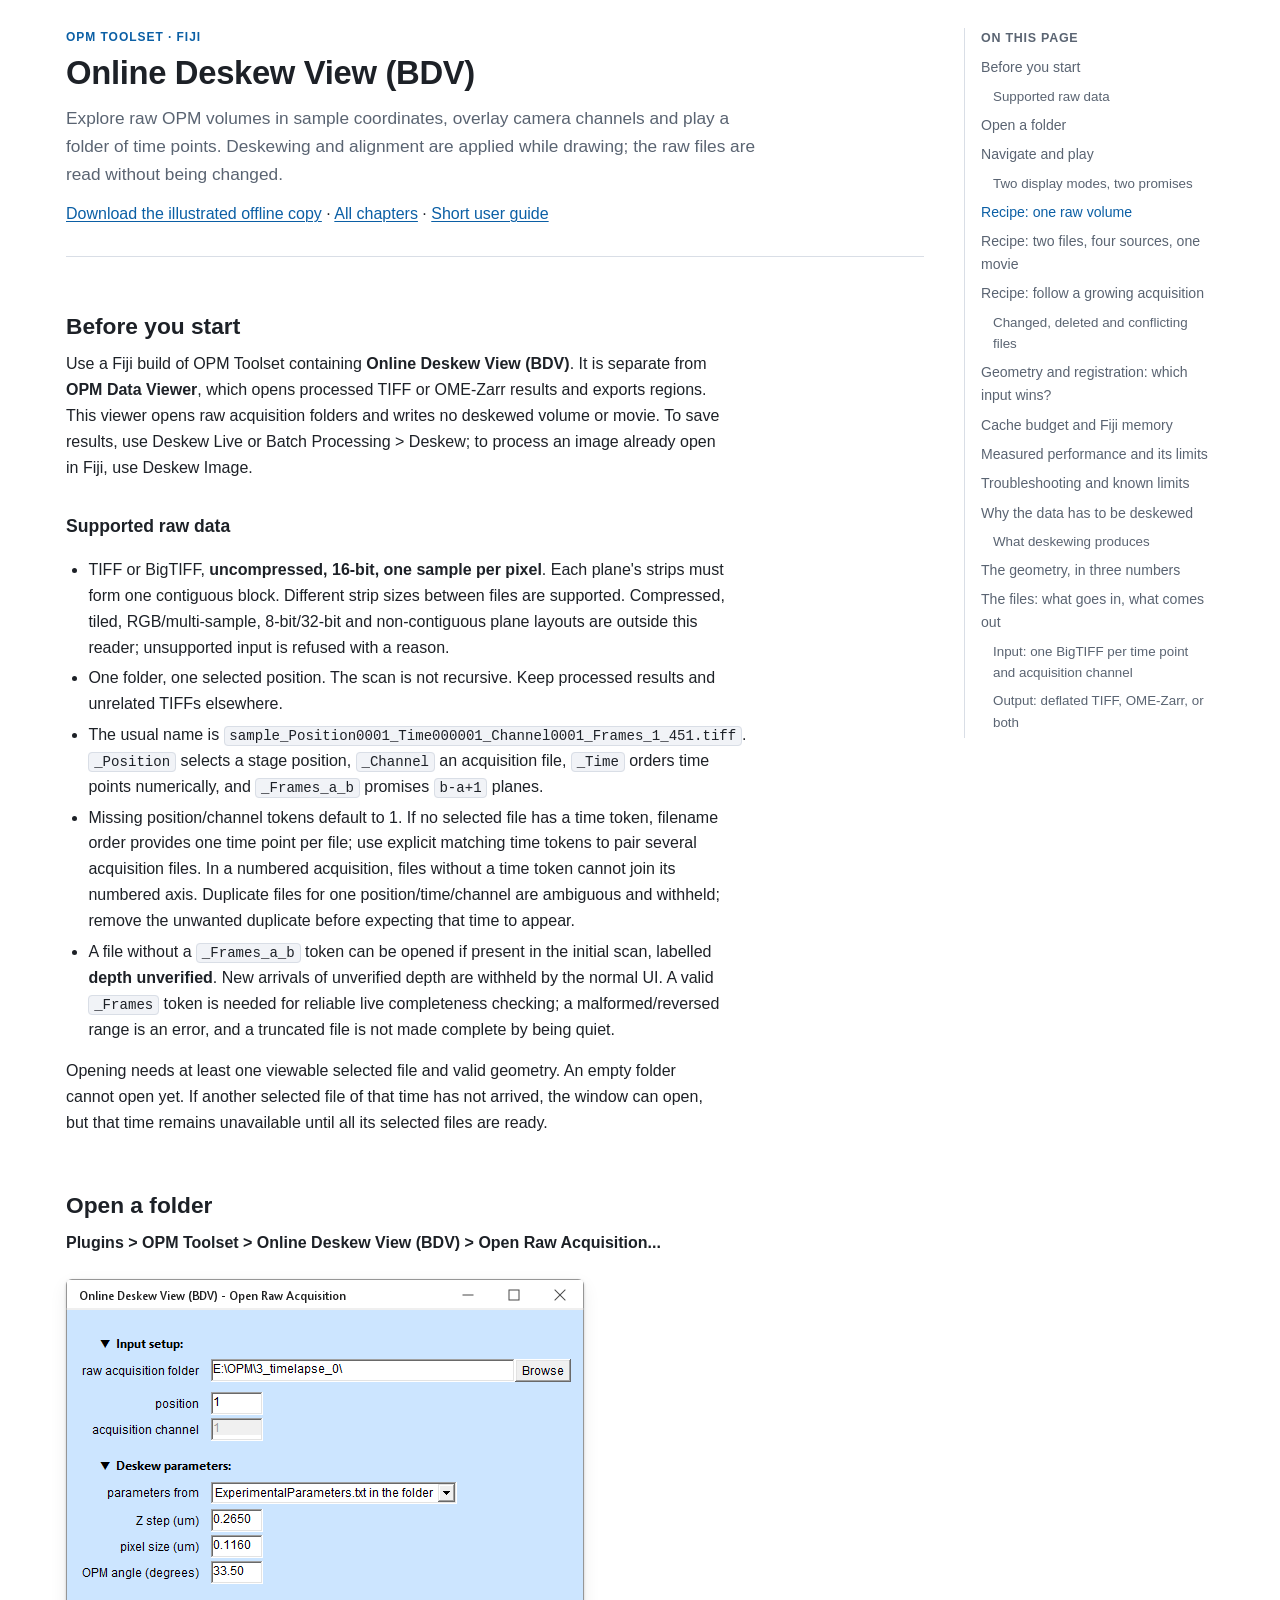
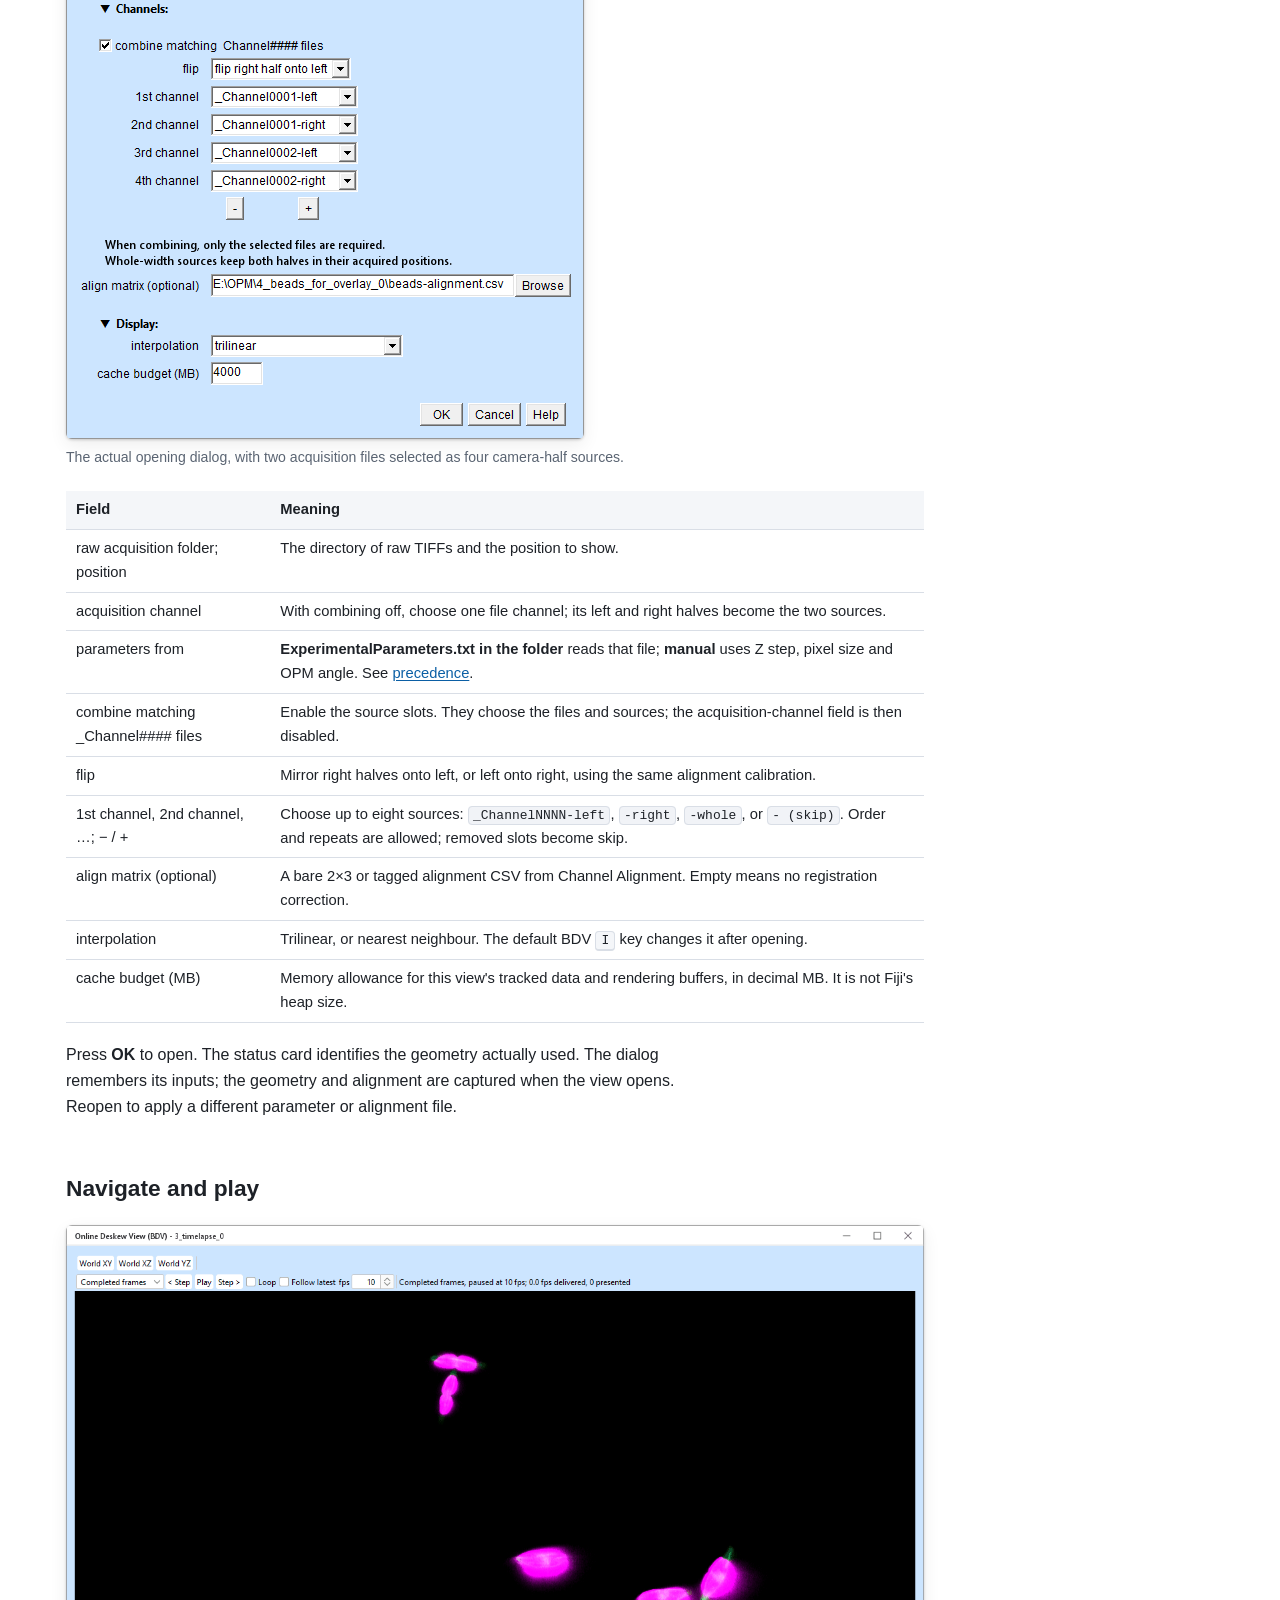
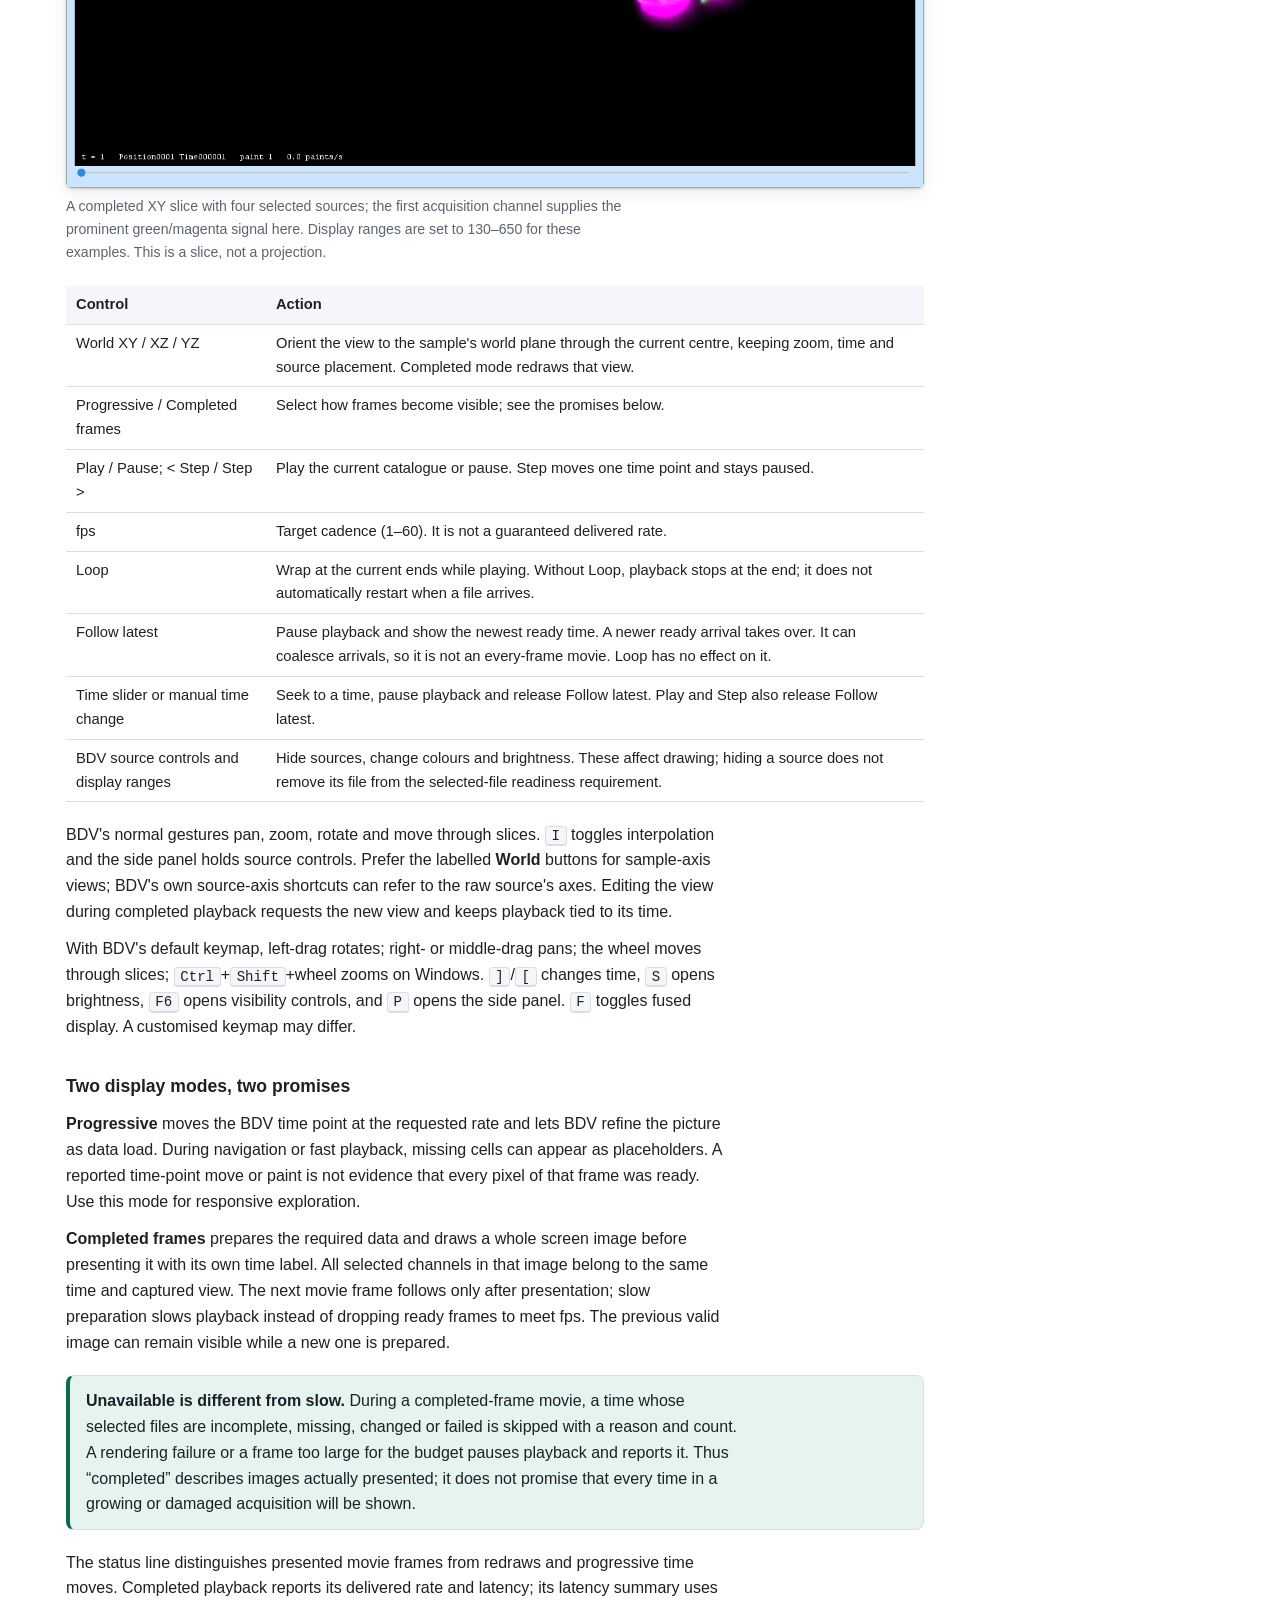
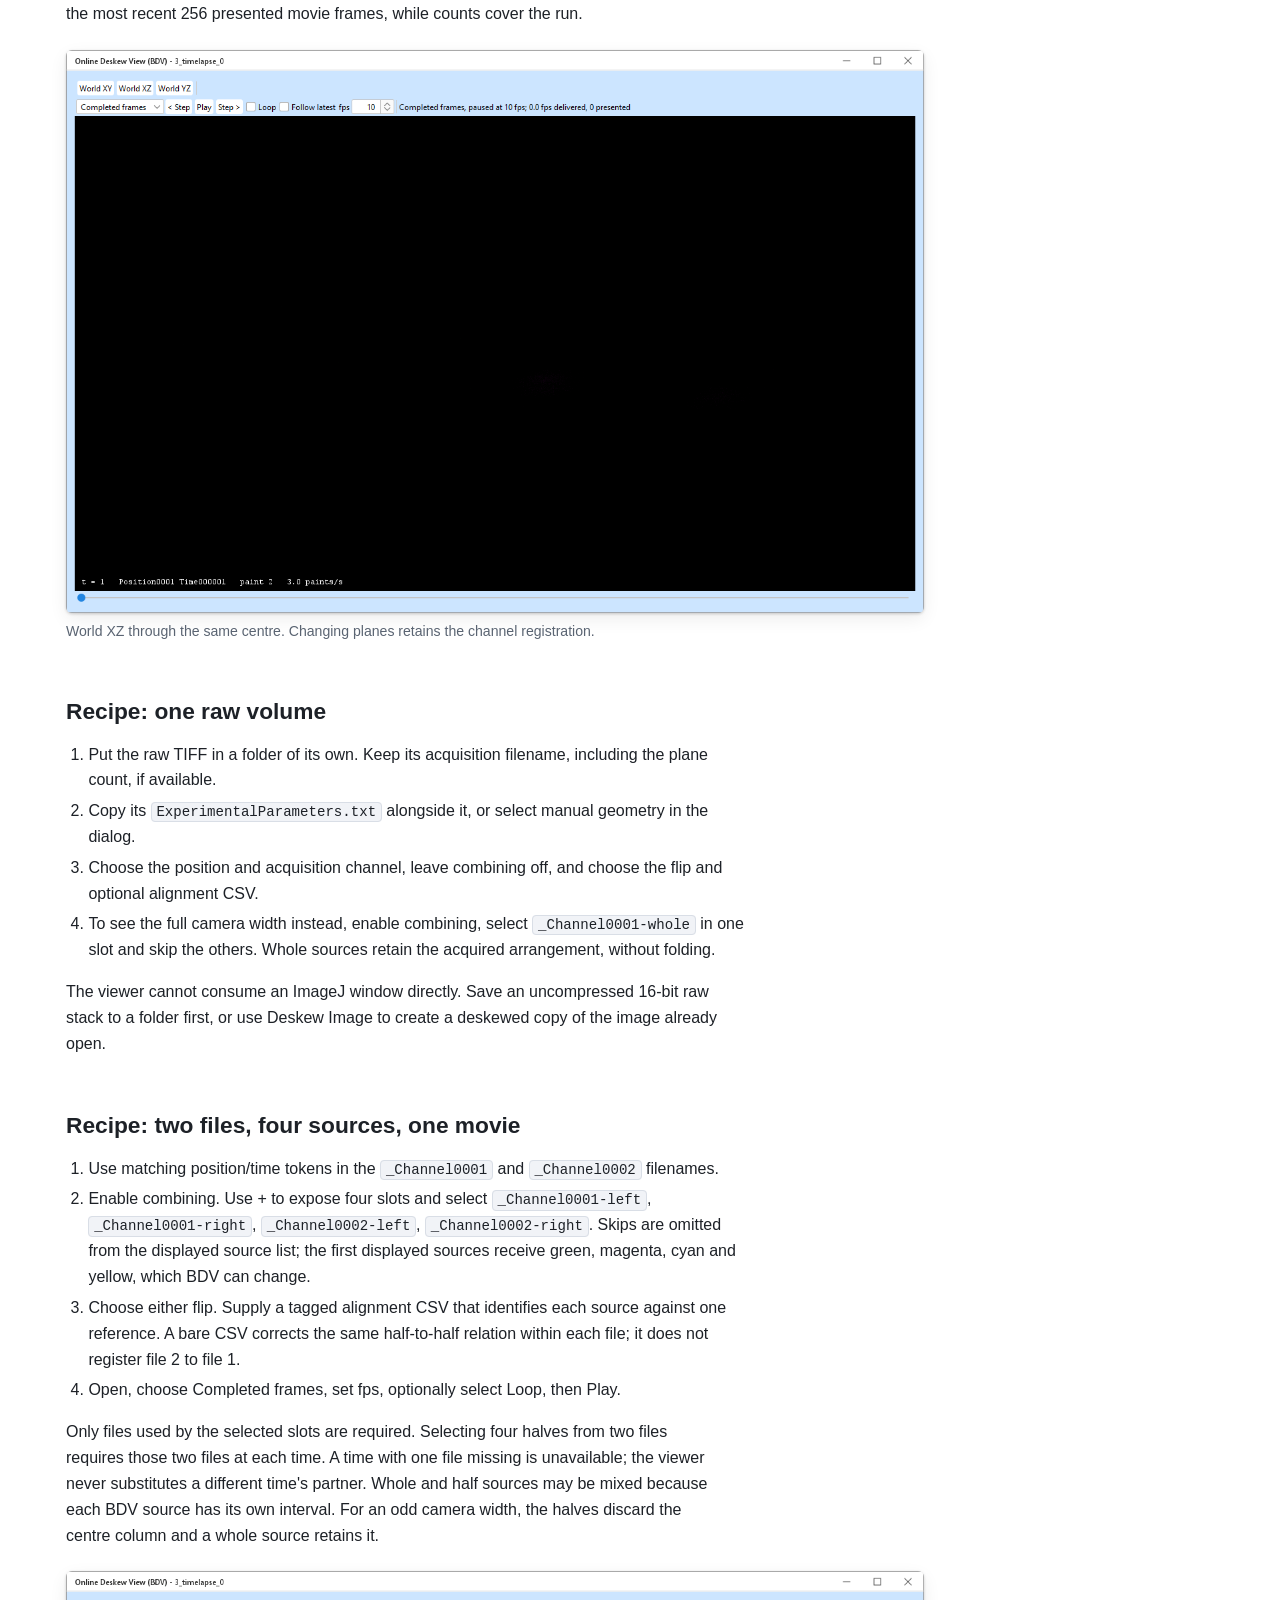
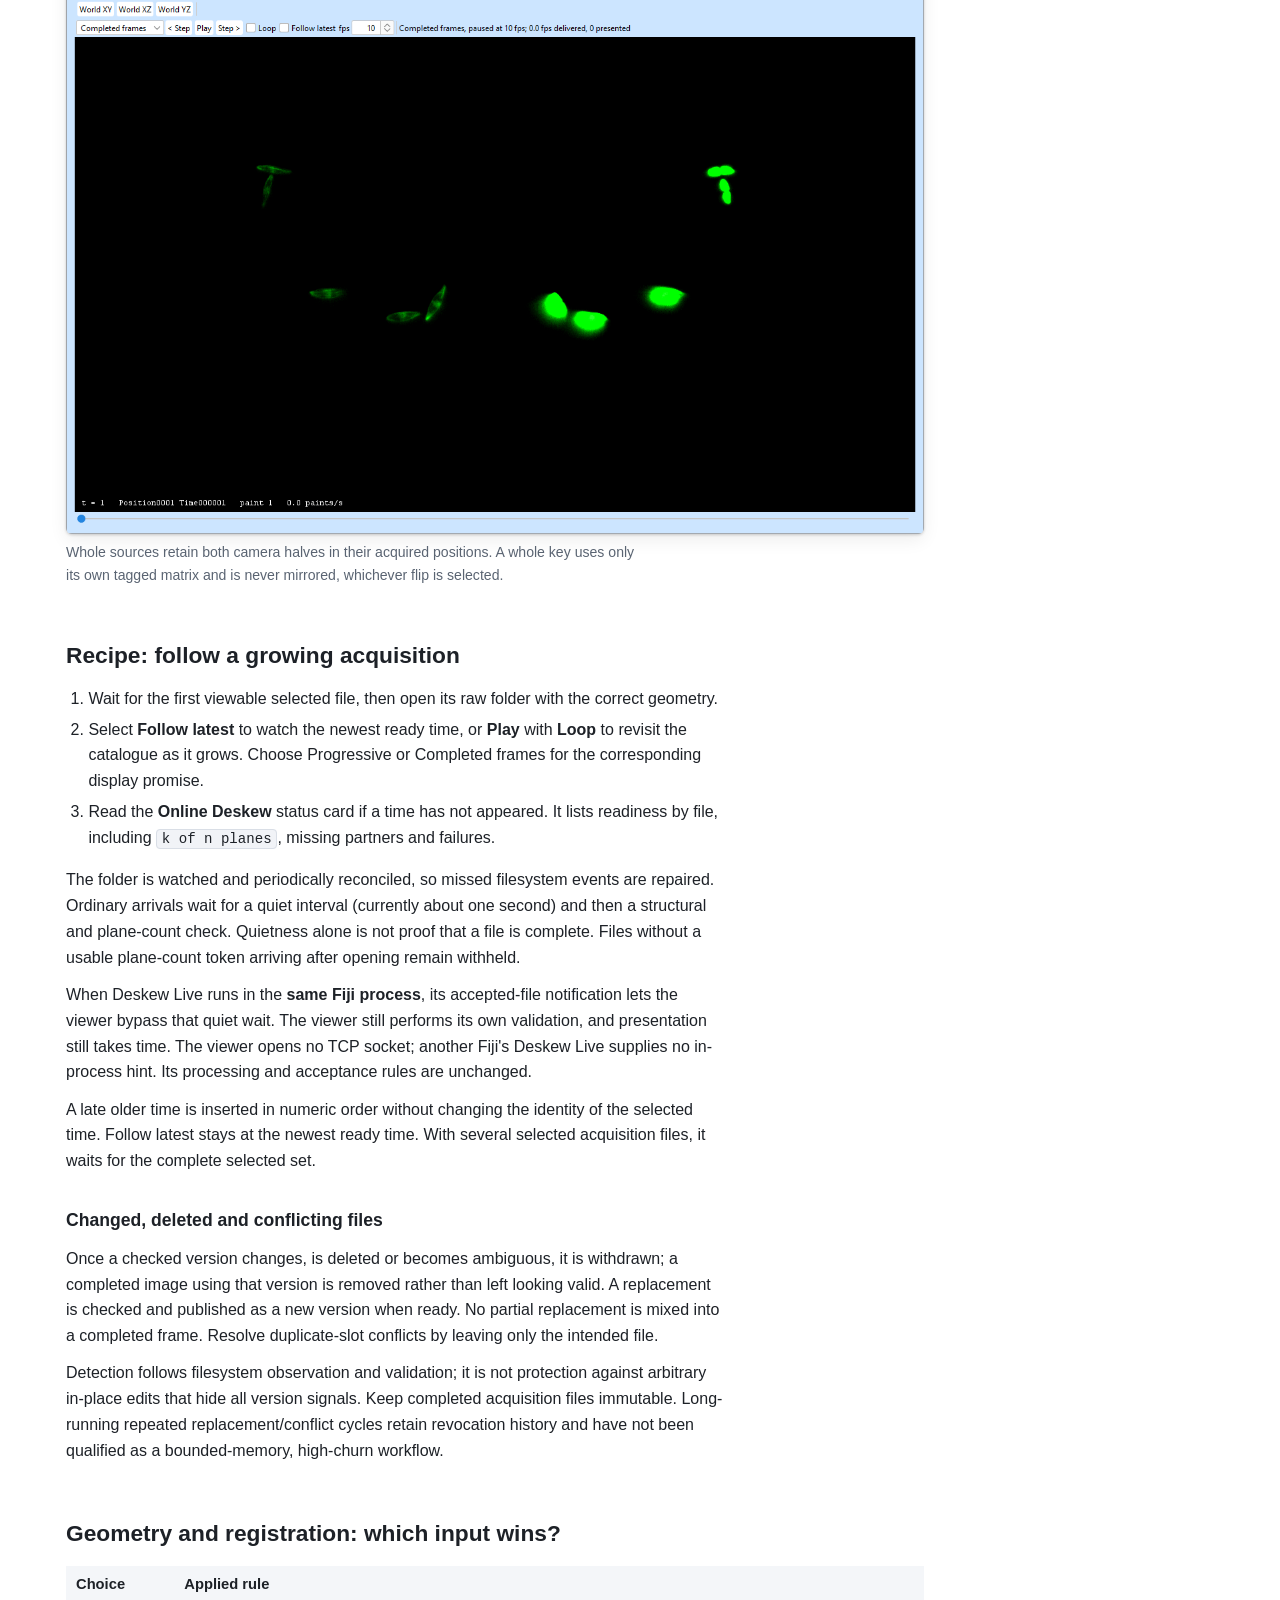
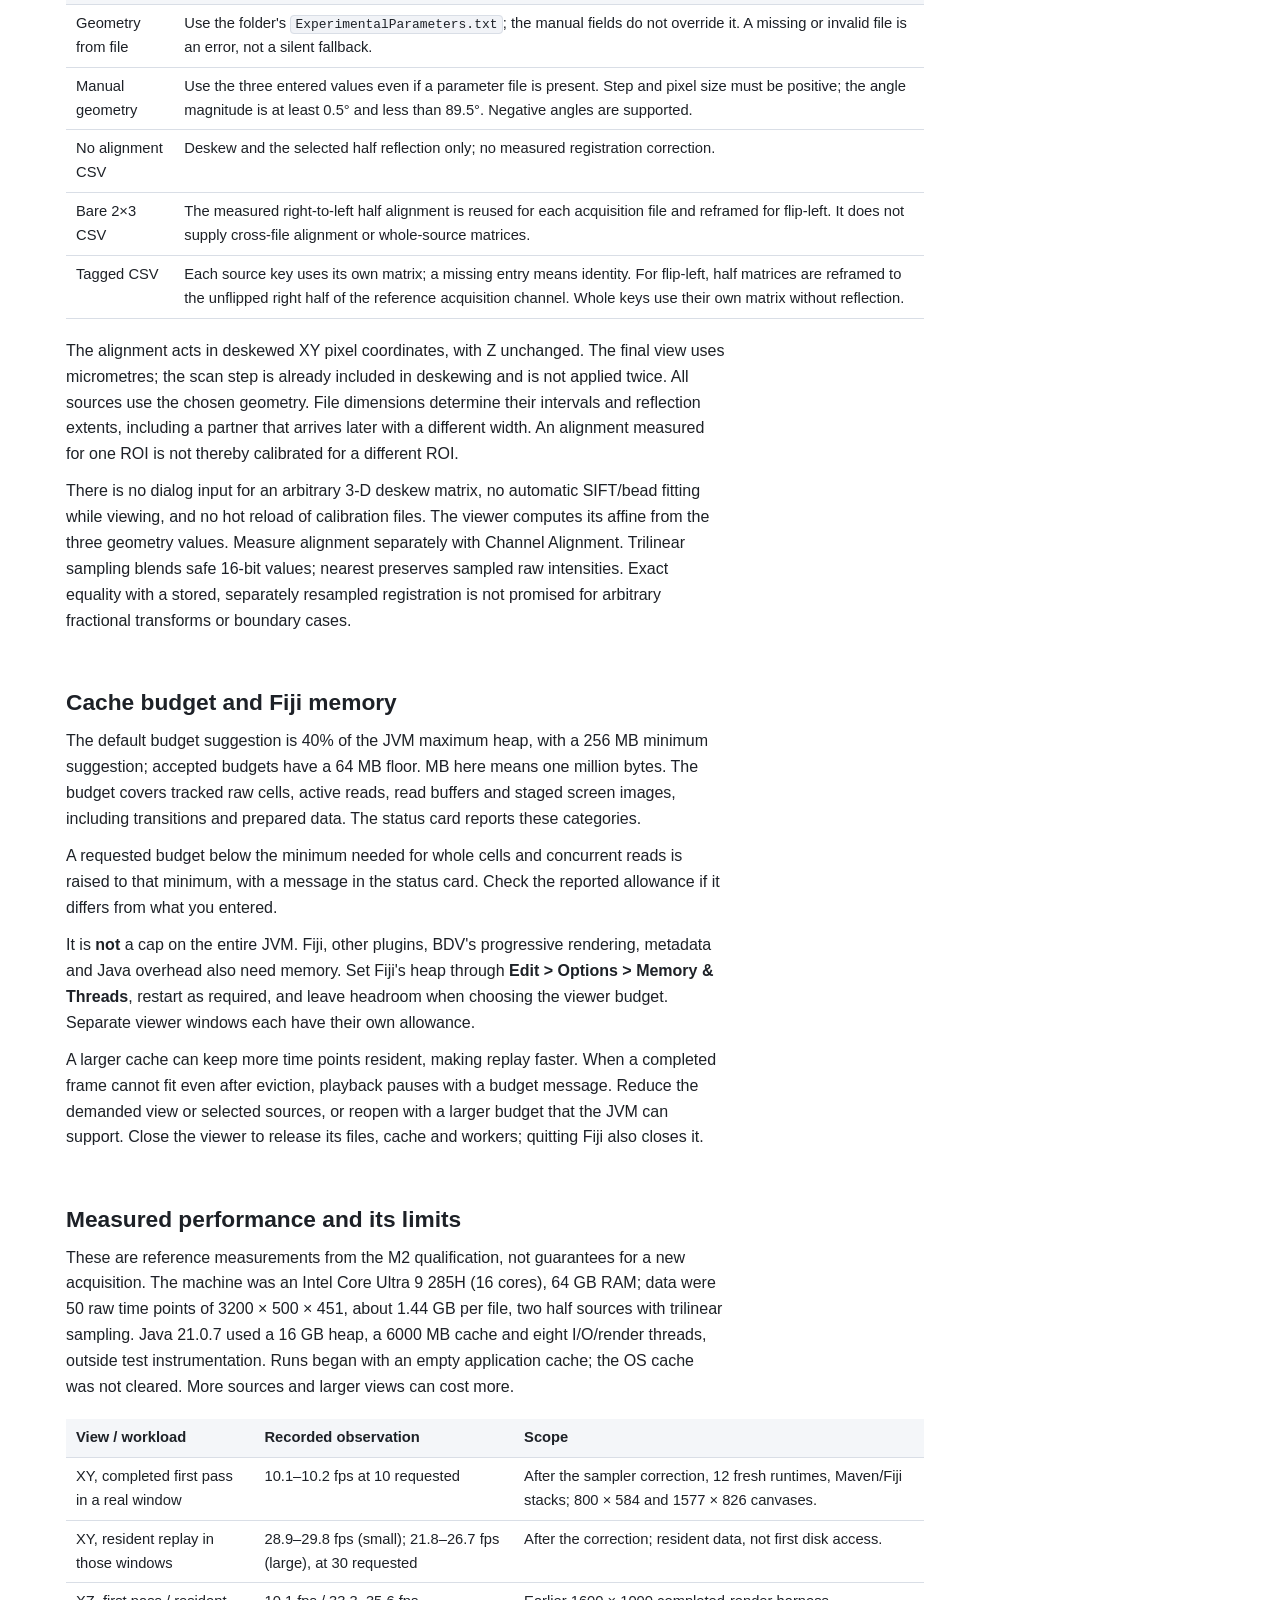
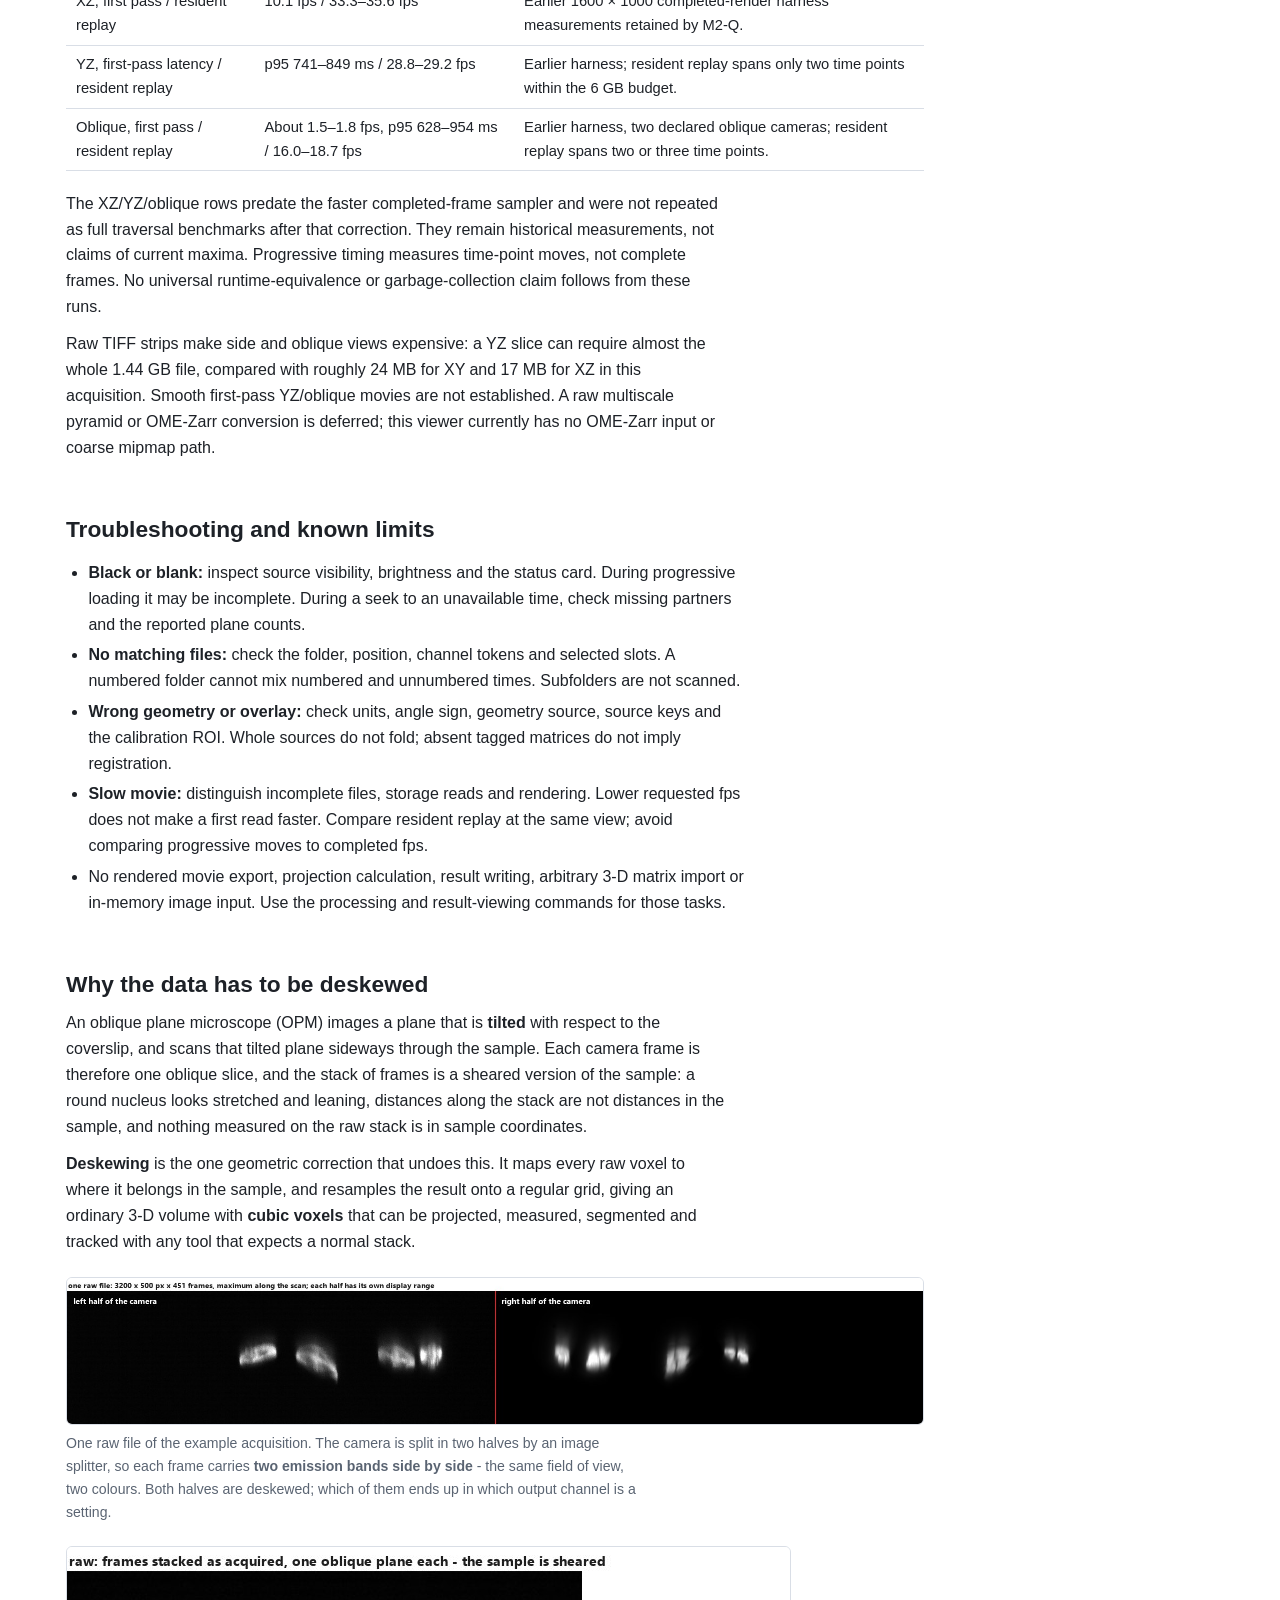
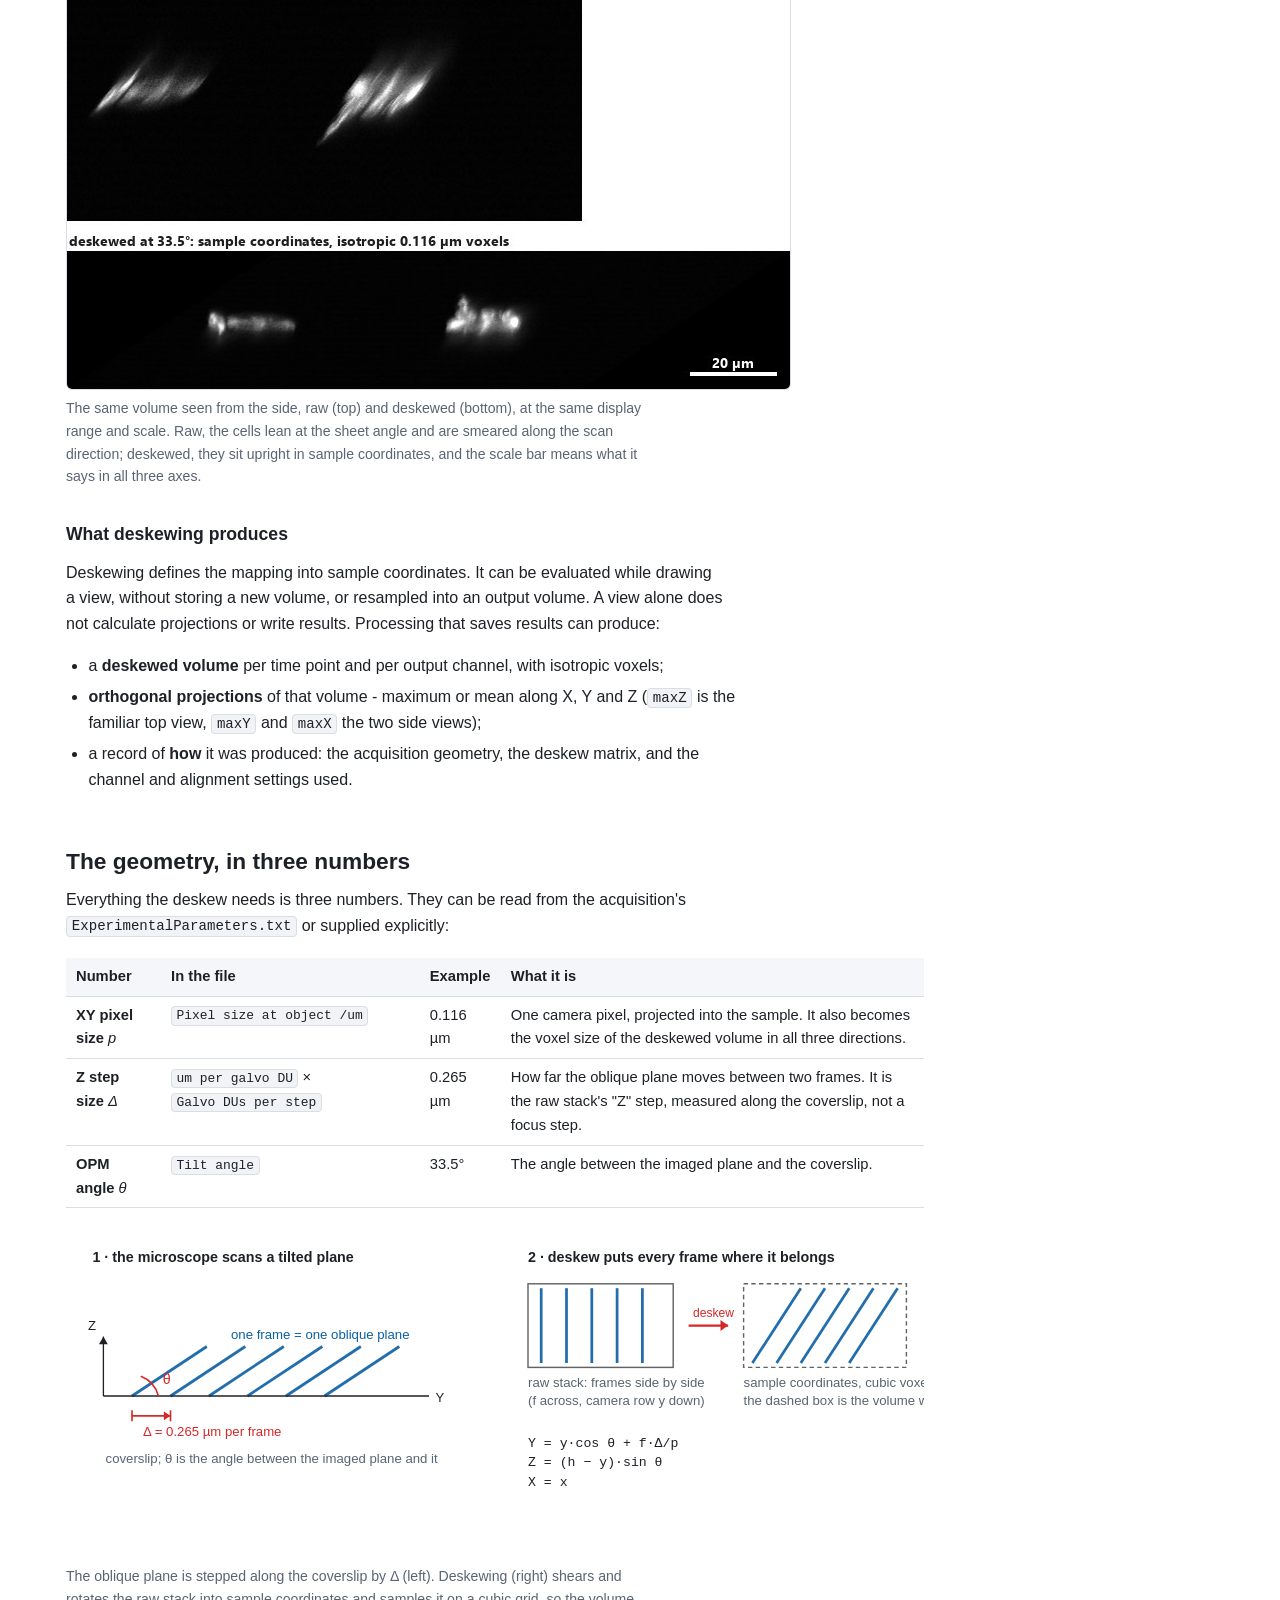
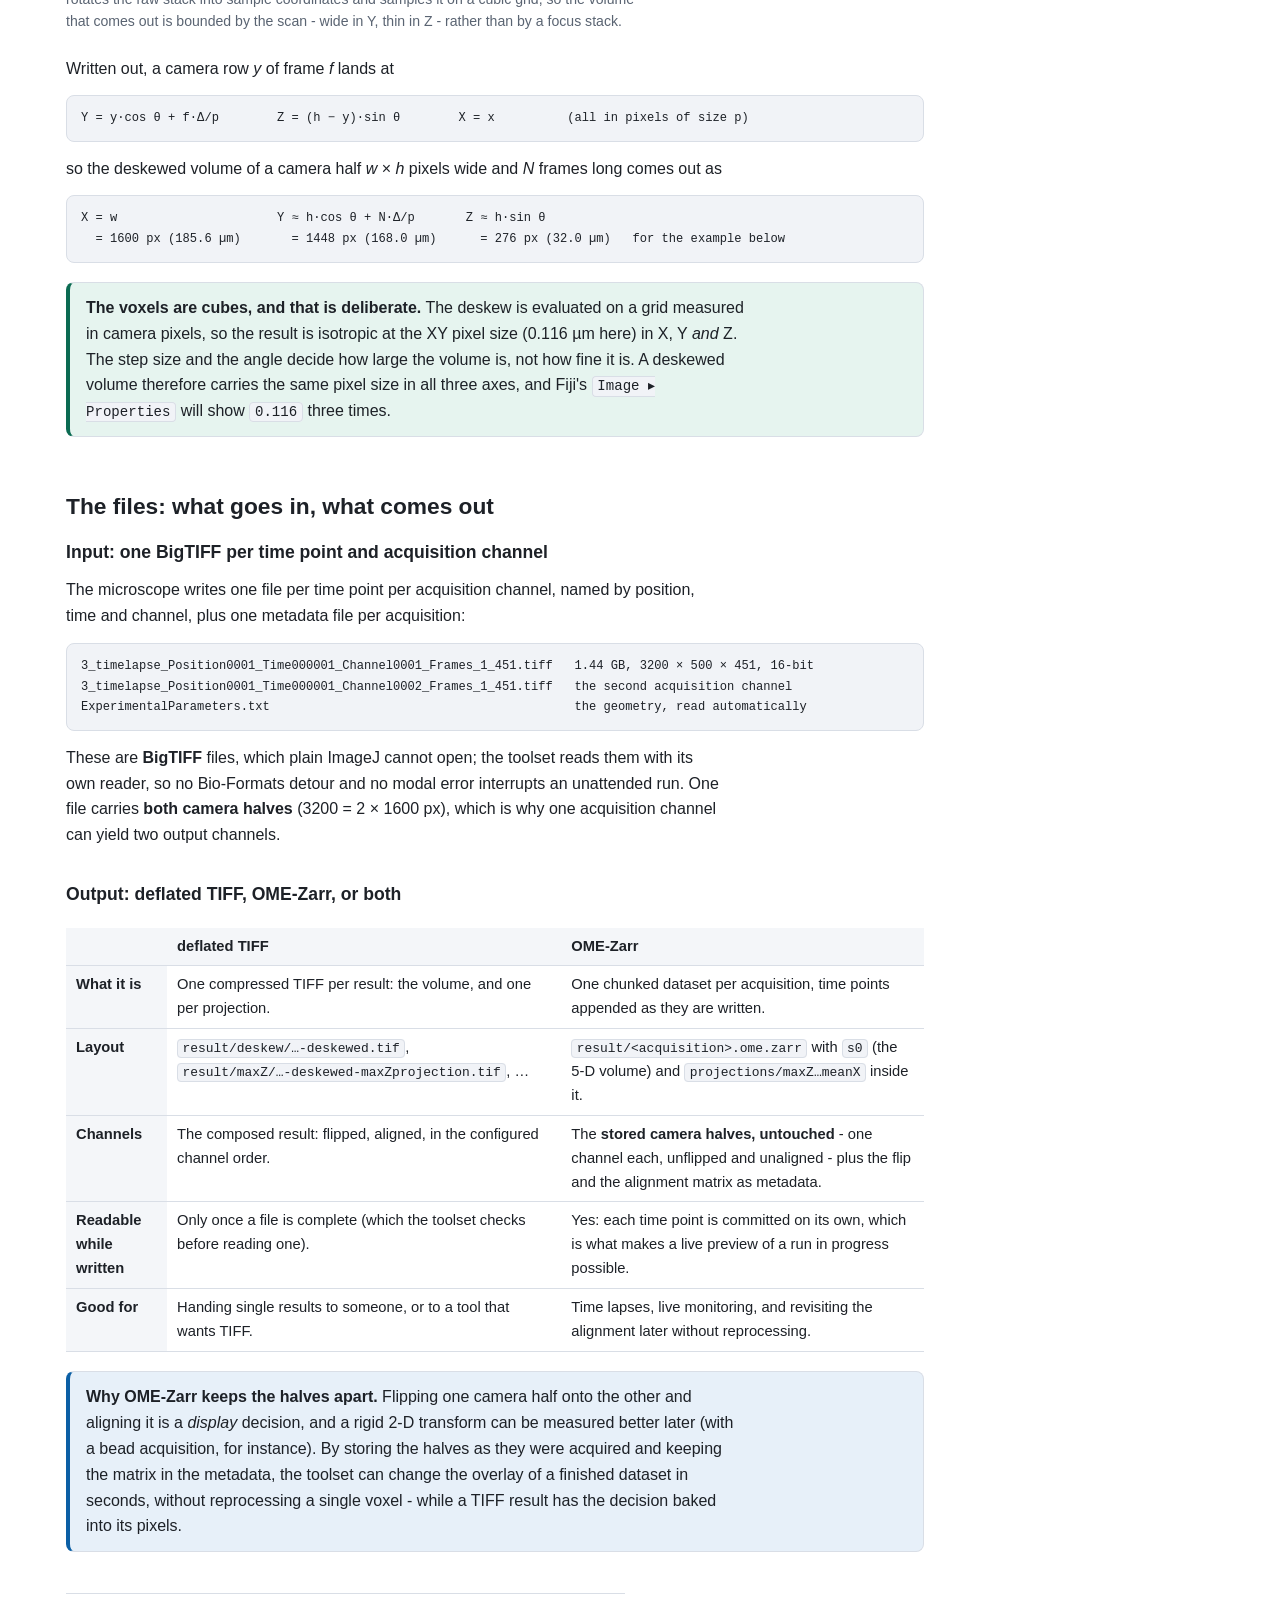
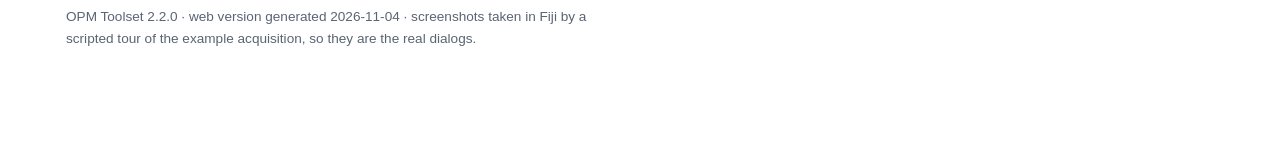
<file: docs/manual/online-deskew.html>
<!DOCTYPE html>
<html lang="en">
<head>
<meta charset="utf-8">
<meta name="viewport" content="width=device-width, initial-scale=1">
<title>Online Deskew View (BDV) - OPM Toolset manual</title>
<meta name="description" content="View raw OPM TIFF volumes deskewed in BigDataViewer, follow a growing acquisition, and play aligned channels without writing a deskewed copy.">
<link rel="icon" href="data:image/svg+xml;utf8,<svg xmlns='http://www.w3.org/2000/svg' viewBox='0 0 16 16'><text y='13' font-size='14'>🔬</text></svg>">
<link rel="stylesheet" href="assets/manual.css">
</head>
<body>
<div class="page">
<main>
<header class="masthead">
    <p class="eyebrow">OPM Toolset · Fiji</p>
    <h1>Online Deskew View (BDV)</h1>
    <p class="lede">Explore raw OPM volumes in sample coordinates, overlay camera channels and play a folder of time
        points. Deskewing and alignment are applied while drawing; the raw files are read without being changed.</p>
    <p><a href="download/opm-online-deskew-manual.html" download>Download the illustrated offline copy</a>
        · <a href="index.html">All chapters</a> · <a href="../online-deskew-viewer-guide.html">Short user guide</a></p>

</header>

<h2 id="before">Before you start</h2>
<p>Use a Fiji build of OPM Toolset containing <b>Online Deskew View (BDV)</b>. It is separate from <b>OPM Data Viewer</b>,
which opens processed TIFF or OME-Zarr results and exports regions. This viewer opens raw acquisition folders and writes
no deskewed volume or movie. To save results, use Deskew Live or Batch Processing &gt; Deskew; to process an image already
open in Fiji, use Deskew Image.</p>

<h3 id="files">Supported raw data</h3>
<ul>
    <li>TIFF or BigTIFF, <b>uncompressed, 16-bit, one sample per pixel</b>. Each plane's strips must form one contiguous
        block. Different strip sizes between files are supported. Compressed, tiled, RGB/multi-sample, 8-bit/32-bit and
        non-contiguous plane layouts are outside this reader; unsupported input is refused with a reason.</li>
    <li>One folder, one selected position. The scan is not recursive. Keep processed results and unrelated TIFFs elsewhere.</li>
    <li>The usual name is
        <code>sample_Position0001_Time000001_Channel0001_Frames_1_451.tiff</code>.
        <code>_Position</code> selects a stage position, <code>_Channel</code> an acquisition file, <code>_Time</code> orders
        time points numerically, and <code>_Frames_a_b</code> promises <code>b-a+1</code> planes.</li>
    <li>Missing position/channel tokens default to 1. If no selected file has a time token, filename order provides one
        time point per file; use explicit matching time tokens to pair several acquisition files. In a numbered acquisition,
        files without a time token cannot join its numbered axis. Duplicate files for one position/time/channel are
        ambiguous and withheld; remove the unwanted duplicate before expecting that time to appear.</li>
    <li>A file without a <code>_Frames_a_b</code> token can be opened if present in the initial scan, labelled <b>depth unverified</b>.
        New arrivals of unverified depth are withheld by the normal UI. A valid <code>_Frames</code> token is needed for
        reliable live completeness checking; a malformed/reversed range is an error, and a truncated file is not made
        complete by being quiet.</li>
</ul>
<p>Opening needs at least one viewable selected file and valid geometry. An empty folder cannot open yet. If another selected
file of that time has not arrived, the window can open, but that time remains unavailable until all its selected files are ready.</p>

<h2 id="open">Open a folder</h2>
<p><b>Plugins &gt; OPM Toolset &gt; Online Deskew View (BDV) &gt; Open Raw Acquisition...</b></p>
<figure><img src="img/online-deskew/setup.png" alt="Raw acquisition setup with a folder, geometry source, four channel slots, alignment file and cache budget">
    <figcaption>The actual opening dialog, with two acquisition files selected as four camera-half sources.</figcaption></figure>
<div class="table-wrap"><table>
<thead><tr><th>Field</th><th>Meaning</th></tr></thead><tbody>
<tr><td>raw acquisition folder; position</td><td>The directory of raw TIFFs and the position to show.</td></tr>
<tr><td>acquisition channel</td><td>With combining off, choose one file channel; its left and right halves become the two sources.</td></tr>
<tr><td>parameters from</td><td><b>ExperimentalParameters.txt in the folder</b> reads that file; <b>manual</b> uses Z step, pixel size and OPM angle. See <a href="#inputs">precedence</a>.</td></tr>
<tr><td>combine matching _Channel#### files</td><td>Enable the source slots. They choose the files and sources; the acquisition-channel field is then disabled.</td></tr>
<tr><td>flip</td><td>Mirror right halves onto left, or left onto right, using the same alignment calibration.</td></tr>
<tr><td>1st channel, 2nd channel, …; − / +</td><td>Choose up to eight sources: <code>_ChannelNNNN-left</code>, <code>-right</code>, <code>-whole</code>, or <code>- (skip)</code>. Order and repeats are allowed; removed slots become skip.</td></tr>
<tr><td>align matrix (optional)</td><td>A bare 2×3 or tagged alignment CSV from Channel Alignment. Empty means no registration correction.</td></tr>
<tr><td>interpolation</td><td>Trilinear, or nearest neighbour. The default BDV <kbd>I</kbd> key changes it after opening.</td></tr>
<tr><td>cache budget (MB)</td><td>Memory allowance for this view's tracked data and rendering buffers, in decimal MB. It is not Fiji's heap size.</td></tr>
</tbody></table></div>
<p>Press <b>OK</b> to open. The status card identifies the geometry actually used. The dialog remembers its inputs; the
geometry and alignment are captured when the view opens. Reopen to apply a different parameter or alignment file.</p>

<h2 id="controls">Navigate and play</h2>
<figure><img src="img/online-deskew/completed-xy.png" alt="Completed-frame XY view with world-plane buttons, movie controls, time slider and channel overlay">
    <figcaption>A completed XY slice with four selected sources; the first acquisition channel supplies the prominent
        green/magenta signal here. Display ranges are set to 130–650 for these examples. This is a slice, not a projection.</figcaption></figure>
<div class="table-wrap"><table>
<thead><tr><th>Control</th><th>Action</th></tr></thead><tbody>
<tr><td>World XY / XZ / YZ</td><td>Orient the view to the sample's world plane through the current centre, keeping zoom, time and source placement. Completed mode redraws that view.</td></tr>
<tr><td>Progressive / Completed frames</td><td>Select how frames become visible; see the promises below.</td></tr>
<tr><td>Play / Pause; &lt; Step / Step &gt;</td><td>Play the current catalogue or pause. Step moves one time point and stays paused.</td></tr>
<tr><td>fps</td><td>Target cadence (1–60). It is not a guaranteed delivered rate.</td></tr>
<tr><td>Loop</td><td>Wrap at the current ends while playing. Without Loop, playback stops at the end; it does not automatically restart when a file arrives.</td></tr>
<tr><td>Follow latest</td><td>Pause playback and show the newest ready time. A newer ready arrival takes over. It can coalesce arrivals, so it is not an every-frame movie. Loop has no effect on it.</td></tr>
<tr><td>Time slider or manual time change</td><td>Seek to a time, pause playback and release Follow latest. Play and Step also release Follow latest.</td></tr>
<tr><td>BDV source controls and display ranges</td><td>Hide sources, change colours and brightness. These affect drawing; hiding a source does not remove its file from the selected-file readiness requirement.</td></tr>
</tbody></table></div>
<p>BDV's normal gestures pan, zoom, rotate and move through slices. <kbd>I</kbd> toggles interpolation and the side panel holds
source controls. Prefer the labelled <b>World</b> buttons for sample-axis views; BDV's own source-axis shortcuts can refer to
the raw source's axes. Editing the view during completed playback requests the new view and keeps playback tied to its time.</p>
<p>With BDV's default keymap, left-drag rotates; right- or middle-drag pans; the wheel moves through slices;
<kbd>Ctrl</kbd>+<kbd>Shift</kbd>+wheel zooms on Windows. <kbd>]</kbd>/<kbd>[</kbd> changes time,
<kbd>S</kbd> opens brightness, <kbd>F6</kbd> opens visibility controls, and <kbd>P</kbd> opens the side panel.
<kbd>F</kbd> toggles fused display. A customised keymap may differ.</p>

<h3 id="modes">Two display modes, two promises</h3>
<p><b>Progressive</b> moves the BDV time point at the requested rate and lets BDV refine the picture as data load. During
navigation or fast playback, missing cells can appear as placeholders. A reported time-point move or paint is not evidence
that every pixel of that frame was ready. Use this mode for responsive exploration.</p>
<p><b>Completed frames</b> prepares the required data and draws a whole screen image before presenting it with its own time
label. All selected channels in that image belong to the same time and captured view. The next movie frame follows only
after presentation; slow preparation slows playback instead of dropping ready frames to meet fps. The previous valid image
can remain visible while a new one is prepared.</p>
<div class="note"><p><b>Unavailable is different from slow.</b> During a completed-frame movie, a time whose selected files
are incomplete, missing, changed or failed is skipped with a reason and count. A rendering failure or a frame too large for
the budget pauses playback and reports it. Thus “completed” describes images actually presented; it does not promise that
every time in a growing or damaged acquisition will be shown.</p></div>
<p>The status line distinguishes presented movie frames from redraws and progressive time moves. Completed playback reports
its delivered rate and latency; its latency summary uses the most recent 256 presented movie frames, while counts cover the run.</p>
<figure><img src="img/online-deskew/completed-xz.png" alt="The same time shown as a completed world XZ slice">
    <figcaption>World XZ through the same centre. Changing planes retains the channel registration.</figcaption></figure>

<h2 id="single">Recipe: one raw volume</h2>
<ol class="steps">
    <li>Put the raw TIFF in a folder of its own. Keep its acquisition filename, including the plane count, if available.</li>
    <li>Copy its <code>ExperimentalParameters.txt</code> alongside it, or select manual geometry in the dialog.</li>
    <li>Choose the position and acquisition channel, leave combining off, and choose the flip and optional alignment CSV.</li>
    <li>To see the full camera width instead, enable combining, select <code>_Channel0001-whole</code> in one slot and skip
        the others. Whole sources retain the acquired arrangement, without folding.</li>
</ol>
<p>The viewer cannot consume an ImageJ window directly. Save an uncompressed 16-bit raw stack to a folder first, or use
Deskew Image to create a deskewed copy of the image already open.</p>

<h2 id="multi">Recipe: two files, four sources, one movie</h2>
<ol class="steps">
    <li>Use matching position/time tokens in the <code>_Channel0001</code> and <code>_Channel0002</code> filenames.</li>
    <li>Enable combining. Use + to expose four slots and select <code>_Channel0001-left</code>, <code>_Channel0001-right</code>,
        <code>_Channel0002-left</code>, <code>_Channel0002-right</code>. Skips are omitted from the displayed source list;
        the first displayed sources receive green, magenta, cyan and yellow, which BDV can change.</li>
    <li>Choose either flip. Supply a tagged alignment CSV that identifies each source against one reference. A bare CSV
        corrects the same half-to-half relation within each file; it does not register file 2 to file 1.</li>
    <li>Open, choose Completed frames, set fps, optionally select Loop, then Play.</li>
</ol>
<p>Only files used by the selected slots are required. Selecting four halves from two files requires those two files at each
time. A time with one file missing is unavailable; the viewer never substitutes a different time's partner. Whole and half
sources may be mixed because each BDV source has its own interval. For an odd camera width, the halves discard the centre
column and a whole source retains it.</p>
<figure><img src="img/online-deskew/whole.png" alt="Whole-width sources displayed without folding their right camera halves">
    <figcaption>Whole sources retain both camera halves in their acquired positions. A whole key uses only its own tagged
        matrix and is never mirrored, whichever flip is selected.</figcaption></figure>

<h2 id="live">Recipe: follow a growing acquisition</h2>
<ol class="steps">
    <li>Wait for the first viewable selected file, then open its raw folder with the correct geometry.</li>
    <li>Select <b>Follow latest</b> to watch the newest ready time, or <b>Play</b> with <b>Loop</b> to revisit the catalogue as
        it grows. Choose Progressive or Completed frames for the corresponding display promise.</li>
    <li>Read the <b>Online Deskew</b> status card if a time has not appeared. It lists readiness by file, including
        <code>k of n planes</code>, missing partners and failures.</li>
</ol>
<p>The folder is watched and periodically reconciled, so missed filesystem events are repaired. Ordinary arrivals wait for a
quiet interval (currently about one second) and then a structural and plane-count check. Quietness alone is not proof that
a file is complete. Files without a usable plane-count token arriving after opening remain withheld.</p>
<p>When Deskew Live runs in the <b>same Fiji process</b>, its accepted-file notification lets the viewer bypass that quiet
wait. The viewer still performs its own validation, and presentation still takes time. The viewer opens no TCP socket;
another Fiji's Deskew Live supplies no in-process hint. Its processing and acceptance rules are unchanged.</p>
<p>A late older time is inserted in numeric order without changing the identity of the selected time. Follow latest stays
at the newest ready time. With several selected acquisition files, it waits for the complete selected set.</p>

<h3 id="changed">Changed, deleted and conflicting files</h3>
<p>Once a checked version changes, is deleted or becomes ambiguous, it is withdrawn; a completed image using that version
is removed rather than left looking valid. A replacement is checked and published as a new version when ready. No partial
replacement is mixed into a completed frame. Resolve duplicate-slot conflicts by leaving only the intended file.</p>
<p>Detection follows filesystem observation and validation; it is not protection against arbitrary in-place edits that hide
all version signals. Keep completed acquisition files immutable. Long-running repeated replacement/conflict cycles retain
revocation history and have not been qualified as a bounded-memory, high-churn workflow.</p>

<h2 id="inputs">Geometry and registration: which input wins?</h2>
<div class="table-wrap"><table><thead><tr><th>Choice</th><th>Applied rule</th></tr></thead><tbody>
<tr><td>Geometry from file</td><td>Use the folder's <code>ExperimentalParameters.txt</code>; the manual fields do not override it. A missing or invalid file is an error, not a silent fallback.</td></tr>
<tr><td>Manual geometry</td><td>Use the three entered values even if a parameter file is present. Step and pixel size must be positive; the angle magnitude is at least 0.5° and less than 89.5°. Negative angles are supported.</td></tr>
<tr><td>No alignment CSV</td><td>Deskew and the selected half reflection only; no measured registration correction.</td></tr>
<tr><td>Bare 2×3 CSV</td><td>The measured right-to-left half alignment is reused for each acquisition file and reframed for flip-left. It does not supply cross-file alignment or whole-source matrices.</td></tr>
<tr><td>Tagged CSV</td><td>Each source key uses its own matrix; a missing entry means identity. For flip-left, half matrices are reframed to the unflipped right half of the reference acquisition channel. Whole keys use their own matrix without reflection.</td></tr>
</tbody></table></div>
<p>The alignment acts in deskewed XY pixel coordinates, with Z unchanged. The final view uses micrometres; the scan step is
already included in deskewing and is not applied twice. All sources use the chosen geometry. File dimensions determine
their intervals and reflection extents, including a partner that arrives later with a different width. An alignment
measured for one ROI is not thereby calibrated for a different ROI.</p>
<p>There is no dialog input for an arbitrary 3-D deskew matrix, no automatic SIFT/bead fitting while viewing, and no hot reload
of calibration files. The viewer computes its affine from the three geometry values. Measure alignment separately with
Channel Alignment. Trilinear sampling blends safe 16-bit values; nearest preserves sampled raw intensities. Exact equality
with a stored, separately resampled registration is not promised for arbitrary fractional transforms or boundary cases.</p>

<h2 id="memory">Cache budget and Fiji memory</h2>
<p>The default budget suggestion is 40% of the JVM maximum heap, with a 256 MB minimum suggestion; accepted budgets have a
64 MB floor. MB here means one million bytes. The budget covers tracked raw cells, active reads, read buffers and staged
screen images, including transitions and prepared data. The status card reports these categories.</p>
<p>A requested budget below the minimum needed for whole cells and concurrent reads is raised to that minimum, with a
message in the status card. Check the reported allowance if it differs from what you entered.</p>
<p>It is <b>not</b> a cap on the entire JVM. Fiji, other plugins, BDV's progressive rendering, metadata and Java overhead also
need memory. Set Fiji's heap through <b>Edit &gt; Options &gt; Memory &amp; Threads</b>, restart as required, and leave headroom
when choosing the viewer budget. Separate viewer windows each have their own allowance.</p>
<p>A larger cache can keep more time points resident, making replay faster. When a completed frame cannot fit even after
eviction, playback pauses with a budget message. Reduce the demanded view or selected sources, or reopen with a larger
budget that the JVM can support. Close the viewer to release its files, cache and workers; quitting Fiji also closes it.</p>

<h2 id="performance">Measured performance and its limits</h2>
<p>These are reference measurements from the M2 qualification, not guarantees for a new acquisition. The machine was an
Intel Core Ultra 9 285H (16 cores), 64 GB RAM; data were 50 raw time points of 3200 × 500 × 451, about 1.44 GB per file,
two half sources with trilinear sampling. Java 21.0.7 used a 16 GB heap, a 6000 MB cache and eight I/O/render threads, outside
test instrumentation. Runs began with an empty application cache; the OS cache was not cleared. More sources and larger
views can cost more.</p>
<div class="table-wrap"><table><thead><tr><th>View / workload</th><th>Recorded observation</th><th>Scope</th></tr></thead><tbody>
<tr><td>XY, completed first pass in a real window</td><td>10.1–10.2 fps at 10 requested</td><td>After the sampler correction, 12 fresh runtimes, Maven/Fiji stacks; 800 × 584 and 1577 × 826 canvases.</td></tr>
<tr><td>XY, resident replay in those windows</td><td>28.9–29.8 fps (small); 21.8–26.7 fps (large), at 30 requested</td><td>After the correction; resident data, not first disk access.</td></tr>
<tr><td>XZ, first pass / resident replay</td><td>10.1 fps / 33.3–35.6 fps</td><td>Earlier 1600 × 1000 completed-render harness measurements retained by M2-Q.</td></tr>
<tr><td>YZ, first-pass latency / resident replay</td><td>p95 741–849 ms / 28.8–29.2 fps</td><td>Earlier harness; resident replay spans only two time points within the 6 GB budget.</td></tr>
<tr><td>Oblique, first pass / resident replay</td><td>About 1.5–1.8 fps, p95 628–954 ms / 16.0–18.7 fps</td><td>Earlier harness, two declared oblique cameras; resident replay spans two or three time points.</td></tr>
</tbody></table></div>
<p>The XZ/YZ/oblique rows predate the faster completed-frame sampler and were not repeated as full traversal benchmarks after
that correction. They remain historical measurements, not claims of current maxima. Progressive timing measures time-point
moves, not complete frames. No universal runtime-equivalence or garbage-collection claim follows from these runs.</p>
<p>Raw TIFF strips make side and oblique views expensive: a YZ slice can require almost the whole 1.44 GB file, compared with
roughly 24 MB for XY and 17 MB for XZ in this acquisition. Smooth first-pass YZ/oblique movies are not established. A raw
multiscale pyramid or OME-Zarr conversion is deferred; this viewer currently has no OME-Zarr input or coarse mipmap path.</p>

<h2 id="limits">Troubleshooting and known limits</h2>
<ul>
    <li><b>Black or blank:</b> inspect source visibility, brightness and the status card. During progressive loading it may
        be incomplete. During a seek to an unavailable time, check missing partners and the reported plane counts.</li>
    <li><b>No matching files:</b> check the folder, position, channel tokens and selected slots. A numbered folder cannot
        mix numbered and unnumbered times. Subfolders are not scanned.</li>
    <li><b>Wrong geometry or overlay:</b> check units, angle sign, geometry source, source keys and the calibration ROI.
        Whole sources do not fold; absent tagged matrices do not imply registration.</li>
    <li><b>Slow movie:</b> distinguish incomplete files, storage reads and rendering. Lower requested fps does not make a
        first read faster. Compare resident replay at the same view; avoid comparing progressive moves to completed fps.</li>
    <li>No rendered movie export, projection calculation, result writing, arbitrary 3-D matrix import or in-memory image
        input. Use the processing and result-viewing commands for those tasks.</li>
</ul>

<!-- Shared chapter: why deskew, the geometry, and the file formats.
     Included by every manual page that documents a command which deskews.
     Keep it command-neutral: no dialog, no button, no menu entry belongs in here. -->

<h2 id="why">Why the data has to be deskewed</h2>

<p>An oblique plane microscope (OPM) images a plane that is <b>tilted</b> with respect to the
coverslip, and scans that tilted plane sideways through the sample. Each camera frame is
therefore one oblique slice, and the stack of frames is a sheared version of the sample: a round
nucleus looks stretched and leaning, distances along the stack are not distances in the sample,
and nothing measured on the raw stack is in sample coordinates.</p>

<p><b>Deskewing</b> is the one geometric correction that undoes this. It maps every raw voxel to
where it belongs in the sample, and resamples the result onto a regular grid, giving an ordinary
3-D volume with <b>cubic voxels</b> that can be projected, measured, segmented and tracked with
any tool that expects a normal stack.</p>

<figure class="data">
    <img src="img/data/raw-camera-frame.jpg" alt="One raw file of the example acquisition, maximum along the scan, with the two camera halves marked">
    <figcaption>One raw file of the example acquisition. The camera is split in two halves by an
        image splitter, so each frame carries <b>two emission bands side by side</b> - the same
        field of view, two colours. Both halves are deskewed; which of them ends up in which
        output channel is a setting.</figcaption>
</figure>

<figure class="data">
    <img src="img/data/raw-side-vs-deskewed.jpg" alt="The same volume viewed along the camera X axis, raw above and deskewed below">
    <figcaption>The same volume seen from the side, raw (top) and deskewed (bottom), at the same
        display range and scale. Raw, the cells lean at the sheet angle and are smeared along the
        scan direction; deskewed, they sit upright in sample coordinates, and the scale bar means
        what it says in all three axes.</figcaption>
</figure>

<h3 id="what-comes-out">What deskewing produces</h3>

<p>Deskewing defines the mapping into sample coordinates. It can be evaluated while drawing a view, without storing a
new volume, or resampled into an output volume. A view alone does not calculate projections or write results.
Processing that saves results can produce:</p>

<ul>
    <li>a <b>deskewed volume</b> per time point and per output channel, with isotropic voxels;</li>
    <li><b>orthogonal projections</b> of that volume - maximum or mean along X, Y and Z
        (<code>maxZ</code> is the familiar top view, <code>maxY</code> and <code>maxX</code> the
        two side views);</li>
    <li>a record of <b>how</b> it was produced: the acquisition geometry, the deskew matrix, and
        the channel and alignment settings used.</li>
</ul>

<h2 id="geometry">The geometry, in three numbers</h2>

<p>Everything the deskew needs is three numbers. They can be read from the acquisition's
<code>ExperimentalParameters.txt</code> or supplied explicitly:</p>

<div class="table-wrap">
<table>
    <thead><tr><th>Number</th><th>In the file</th><th>Example</th><th>What it is</th></tr></thead>
    <tbody>
        <tr><td><b>XY pixel size</b> <i>p</i></td><td><code>Pixel size at object /um</code></td><td>0.116 µm</td>
            <td>One camera pixel, projected into the sample. It also becomes the voxel size of the
                deskewed volume in all three directions.</td></tr>
        <tr><td><b>Z step size</b> <i>Δ</i></td><td><code>um per galvo DU</code> ×
            <code>Galvo DUs per step</code></td><td>0.265 µm</td>
            <td>How far the oblique plane moves between two frames. It is the raw stack's "Z"
                step, measured along the coverslip, not a focus step.</td></tr>
        <tr><td><b>OPM angle</b> <i>θ</i></td><td><code>Tilt angle</code></td><td>33.5°</td>
            <td>The angle between the imaged plane and the coverslip.</td></tr>
    </tbody>
</table>
</div>

<figure>
<svg viewBox="0 0 780 290" role="img" aria-label="Diagram: the microscope scans a tilted plane across the sample; deskewing maps each frame into sample coordinates and resamples it on a cubic grid" style="width:100%;height:auto;font-family:inherit">
    <!-- 1. acquisition: oblique planes stepped along the coverslip -->
    <text x="24" y="28" fill="currentColor" font-size="13" font-weight="600">1 · the microscope scans a tilted plane</text>
    <g fill="none">
        <g stroke="var(--accent)" stroke-width="2.5" opacity="0.9">
            <line x1="60" y1="150" x2="128" y2="105"/>
            <line x1="95" y1="150" x2="163" y2="105"/>
            <line x1="130" y1="150" x2="198" y2="105"/>
            <line x1="165" y1="150" x2="233" y2="105"/>
            <line x1="200" y1="150" x2="268" y2="105"/>
            <line x1="235" y1="150" x2="303" y2="105"/>
        </g>
        <line x1="34" y1="150" x2="330" y2="150" stroke="currentColor" stroke-width="1.5"/>
        <path d="M84 150 A 26 26 0 0 0 68 132" stroke="var(--mark)" stroke-width="1.5"/>
        <g stroke="var(--mark)" stroke-width="1.5">
            <line x1="60" y1="168" x2="95" y2="168"/>
            <path d="M89 164 L95 168 L89 172" fill="var(--mark)" stroke="none"/>
            <line x1="60" y1="163" x2="60" y2="173"/>
            <line x1="95" y1="163" x2="95" y2="173"/>
        </g>
        <g stroke="currentColor" stroke-width="1.2">
            <line x1="34" y1="150" x2="34" y2="96"/>
            <path d="M30 103 L34 96 L38 103" fill="currentColor" stroke="none"/>
        </g>
    </g>
    <g fill="currentColor" font-size="12">
        <text x="88" y="139" fill="var(--mark)" font-size="13">θ</text>
        <text x="70" y="186" fill="var(--mark)">Δ = 0.265 µm per frame</text>
        <text x="20" y="90">Z</text>
        <text x="336" y="155">Y</text>
        <text x="150" y="98" fill="var(--accent)">one frame = one oblique plane</text>
        <text x="36" y="211" fill="var(--fg-soft)">coverslip; θ is the angle between the imaged plane and it</text>
    </g>

    <!-- 2. the raw stack as stored, and where deskewing puts it -->
    <text x="420" y="28" fill="currentColor" font-size="13" font-weight="600">2 · deskew puts every frame where it belongs</text>
    <g fill="none">
        <rect x="420" y="48" width="132" height="76" stroke="currentColor" stroke-width="1.3" opacity="0.7"/>
        <g stroke="var(--accent)" stroke-width="2.5" opacity="0.9">
            <line x1="432" y1="52" x2="432" y2="120"/>
            <line x1="455" y1="52" x2="455" y2="120"/>
            <line x1="478" y1="52" x2="478" y2="120"/>
            <line x1="501" y1="52" x2="501" y2="120"/>
            <line x1="524" y1="52" x2="524" y2="120"/>
        </g>
        <g stroke="var(--mark)" stroke-width="2">
            <line x1="566" y1="86" x2="602" y2="86"/>
            <path d="M595 81 L602 86 L595 91" fill="var(--mark)" stroke="none"/>
        </g>
        <rect x="616" y="48" width="148" height="76" stroke="currentColor" stroke-width="1.3" stroke-dasharray="4 3" opacity="0.7"/>
        <g stroke="var(--accent)" stroke-width="2.5" opacity="0.9">
            <line x1="624" y1="120" x2="668" y2="52"/>
            <line x1="646" y1="120" x2="690" y2="52"/>
            <line x1="668" y1="120" x2="712" y2="52"/>
            <line x1="690" y1="120" x2="734" y2="52"/>
            <line x1="712" y1="120" x2="756" y2="52"/>
        </g>
    </g>
    <g fill="currentColor" font-size="12">
        <text x="420" y="142" fill="var(--fg-soft)">raw stack: frames side by side</text>
        <text x="420" y="158" fill="var(--fg-soft)">(f across, camera row y down)</text>
        <text x="570" y="78" fill="var(--mark)" font-size="11">deskew</text>
        <text x="616" y="142" fill="var(--fg-soft)">sample coordinates, cubic voxels;</text>
        <text x="616" y="158" fill="var(--fg-soft)">the dashed box is the volume written</text>
    </g>
    <g fill="currentColor" font-size="12" font-family="ui-monospace, Consolas, monospace">
        <text x="420" y="196">Y = y·cos θ + f·Δ/p</text>
        <text x="420" y="214">Z = (h − y)·sin θ</text>
        <text x="420" y="232">X = x</text>
    </g>
</svg>
<figcaption>The oblique plane is stepped along the coverslip by Δ (left). Deskewing (right) shears
    and rotates the raw stack into sample coordinates and samples it on a cubic grid, so the
    volume that comes out is bounded by the scan - wide in Y, thin in Z - rather than by a focus
    stack.</figcaption>
</figure>

<p>Written out, a camera row <i>y</i> of frame <i>f</i> lands at</p>

<pre><code>Y = y·cos θ + f·Δ/p        Z = (h − y)·sin θ        X = x          (all in pixels of size p)</code></pre>

<p>so the deskewed volume of a camera half <i>w</i> × <i>h</i> pixels wide and <i>N</i> frames
long comes out as</p>

<pre><code>X = w                      Y ≈ h·cos θ + N·Δ/p       Z ≈ h·sin θ
  = 1600 px (185.6 µm)       = 1448 px (168.0 µm)      = 276 px (32.0 µm)   for the example below</code></pre>

<div class="note">
<p><b>The voxels are cubes, and that is deliberate.</b> The deskew is evaluated on a grid
measured in camera pixels, so the result is isotropic at the XY pixel size (0.116 µm here) in X,
Y <i>and</i> Z. The step size and the angle decide how large the volume is, not how fine it is.
A deskewed volume therefore carries the same pixel size in all three axes, and Fiji's
<code>Image ▸ Properties</code> will show <code>0.116</code> three times.</p>
</div>

<h2 id="formats">The files: what goes in, what comes out</h2>

<h3 id="input-files">Input: one BigTIFF per time point and acquisition channel</h3>

<p>The microscope writes one file per time point per acquisition channel, named by position, time
and channel, plus one metadata file per acquisition:</p>

<pre><code>3_timelapse_Position0001_Time000001_Channel0001_Frames_1_451.tiff   1.44 GB, 3200 × 500 × 451, 16-bit
3_timelapse_Position0001_Time000001_Channel0002_Frames_1_451.tiff   the second acquisition channel
ExperimentalParameters.txt                                          the geometry, read automatically</code></pre>

<p>These are <b>BigTIFF</b> files, which plain ImageJ cannot open; the toolset reads them with
its own reader, so no Bio-Formats detour and no modal error interrupts an unattended run. One
file carries <b>both camera halves</b> (3200 = 2 × 1600 px), which is why one acquisition channel
can yield two output channels.</p>

<h3 id="output-files">Output: deflated TIFF, OME-Zarr, or both</h3>

<div class="table-wrap">
<table>
    <thead><tr><th></th><th>deflated TIFF</th><th>OME-Zarr</th></tr></thead>
    <tbody>
    <tr><th>What it is</th>
        <td>One compressed TIFF per result: the volume, and one per projection.</td>
        <td>One chunked dataset per acquisition, time points appended as they are written.</td></tr>
    <tr><th>Layout</th>
        <td><code>result/deskew/…-deskewed.tif</code>,
            <code>result/maxZ/…-deskewed-maxZprojection.tif</code>, …</td>
        <td><code>result/&lt;acquisition&gt;.ome.zarr</code> with <code>s0</code> (the 5-D volume)
            and <code>projections/maxZ…meanX</code> inside it.</td></tr>
    <tr><th>Channels</th>
        <td>The composed result: flipped, aligned, in the configured channel order.</td>
        <td>The <b>stored camera halves, untouched</b> - one channel each, unflipped and
            unaligned - plus the flip and the alignment matrix as metadata.</td></tr>
    <tr><th>Readable while written</th>
        <td>Only once a file is complete (which the toolset checks before reading one).</td>
        <td>Yes: each time point is committed on its own, which is what makes a live preview of a
            run in progress possible.</td></tr>
    <tr><th>Good for</th>
        <td>Handing single results to someone, or to a tool that wants TIFF.</td>
        <td>Time lapses, live monitoring, and revisiting the alignment later without
            reprocessing.</td></tr>
    </tbody>
</table>
</div>

<div class="tip">
<p><b>Why OME-Zarr keeps the halves apart.</b> Flipping one camera half onto the other and
aligning it is a <i>display</i> decision, and a rigid 2-D transform can be measured better later
(with a bead acquisition, for instance). By storing the halves as they were acquired and keeping
the matrix in the metadata, the toolset can change the overlay of a finished dataset in seconds,
without reprocessing a single voxel - while a TIFF result has the decision baked into its
pixels.</p>
</div>
<p class="meta">OPM Toolset 2.2.0 · web version generated 2026-11-04 ·
screenshots taken in Fiji by a scripted tour of the
example acquisition, so they are the real dialogs.</p>
</main>
<nav class="toc"><p>On this page</p><ol><li><a href="#before">Before you start</a></li><li class="sub"><a href="#files">Supported raw data</a></li><li><a href="#open">Open a folder</a></li><li><a href="#controls">Navigate and play</a></li><li class="sub"><a href="#modes">Two display modes, two promises</a></li><li><a href="#single">Recipe: one raw volume</a></li><li><a href="#multi">Recipe: two files, four sources, one movie</a></li><li><a href="#live">Recipe: follow a growing acquisition</a></li><li class="sub"><a href="#changed">Changed, deleted and conflicting files</a></li><li><a href="#inputs">Geometry and registration: which input wins?</a></li><li><a href="#memory">Cache budget and Fiji memory</a></li><li><a href="#performance">Measured performance and its limits</a></li><li><a href="#limits">Troubleshooting and known limits</a></li><li><a href="#why">Why the data has to be deskewed</a></li><li class="sub"><a href="#what-comes-out">What deskewing produces</a></li><li><a href="#geometry">The geometry, in three numbers</a></li><li><a href="#formats">The files: what goes in, what comes out</a></li><li class="sub"><a href="#input-files">Input: one BigTIFF per time point and acquisition channel</a></li><li class="sub"><a href="#output-files">Output: deflated TIFF, OME-Zarr, or both</a></li></ol></nav>
</div>
<script>
/* Mark the section the reader is in. No dependencies, and harmless if it does not run. */
(function () {
    var links = [].slice.call(document.querySelectorAll('nav.toc a'));
    if (!links.length || !('IntersectionObserver' in window)) return;
    var byId = {};
    links.forEach(function (a) { byId[a.getAttribute('href').slice(1)] = a; });
    var seen = new IntersectionObserver(function (entries) {
        entries.forEach(function (entry) {
            var link = byId[entry.target.id];
            if (!link) return;
            if (entry.isIntersecting) {
                links.forEach(function (a) { a.classList.remove('active'); });
                link.classList.add('active');
            }
        });
    }, { rootMargin: '-10% 0px -80% 0px' });
    Object.keys(byId).forEach(function (id) {
        var target = document.getElementById(id);
        if (target) seen.observe(target);
    });
})();
</script>
</body>
</html>
</file>
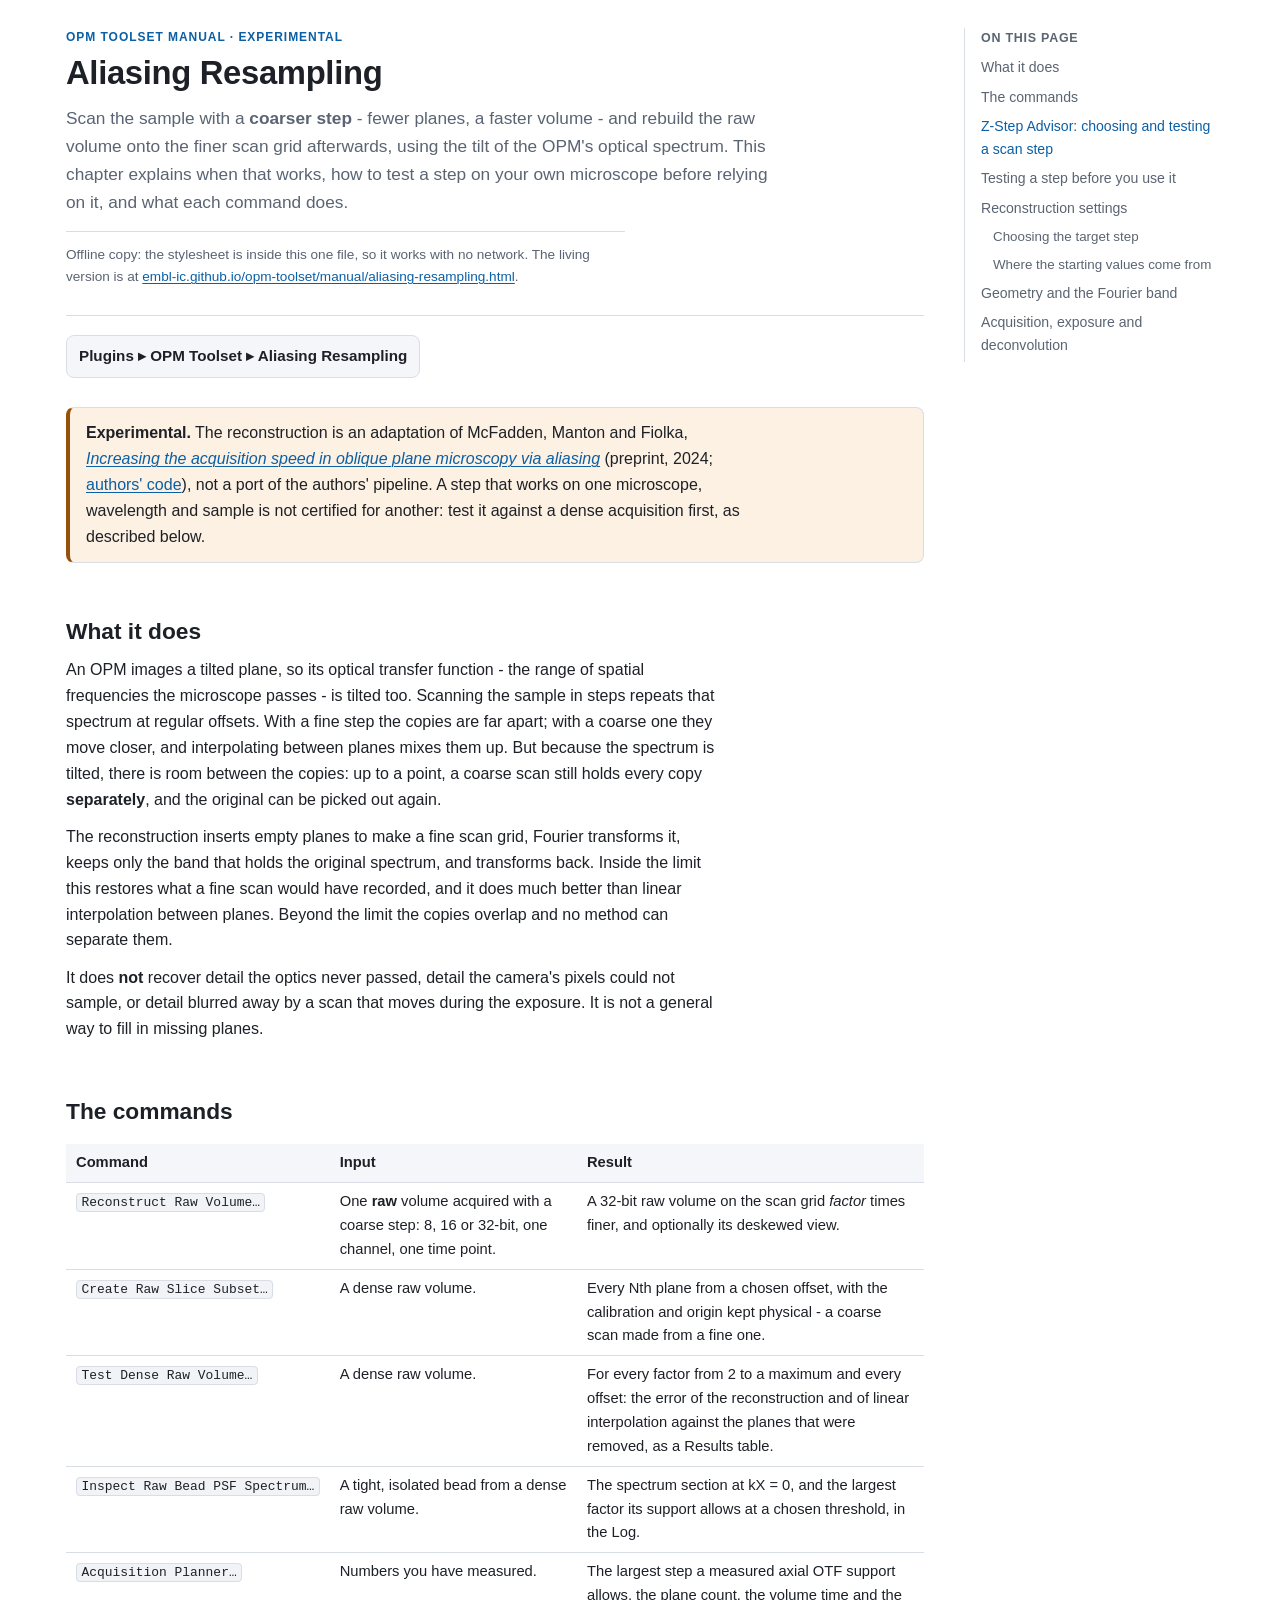
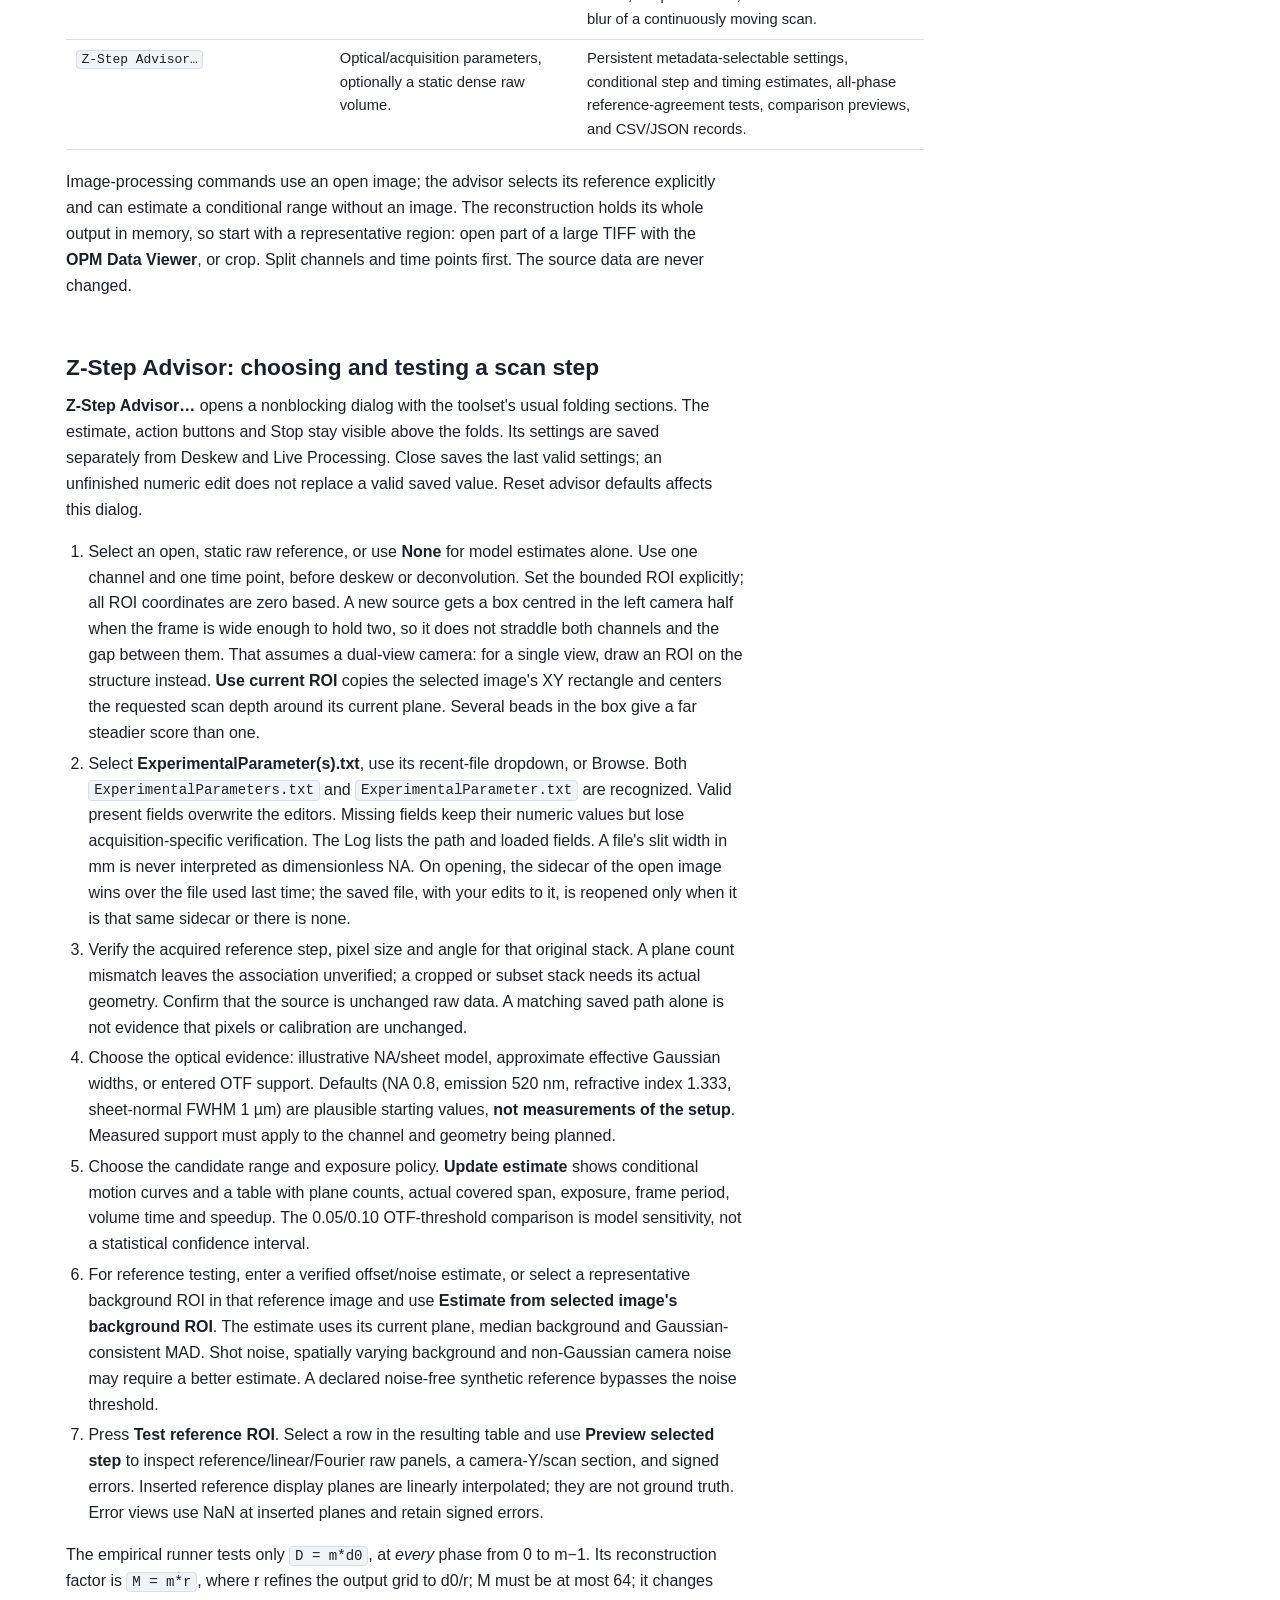
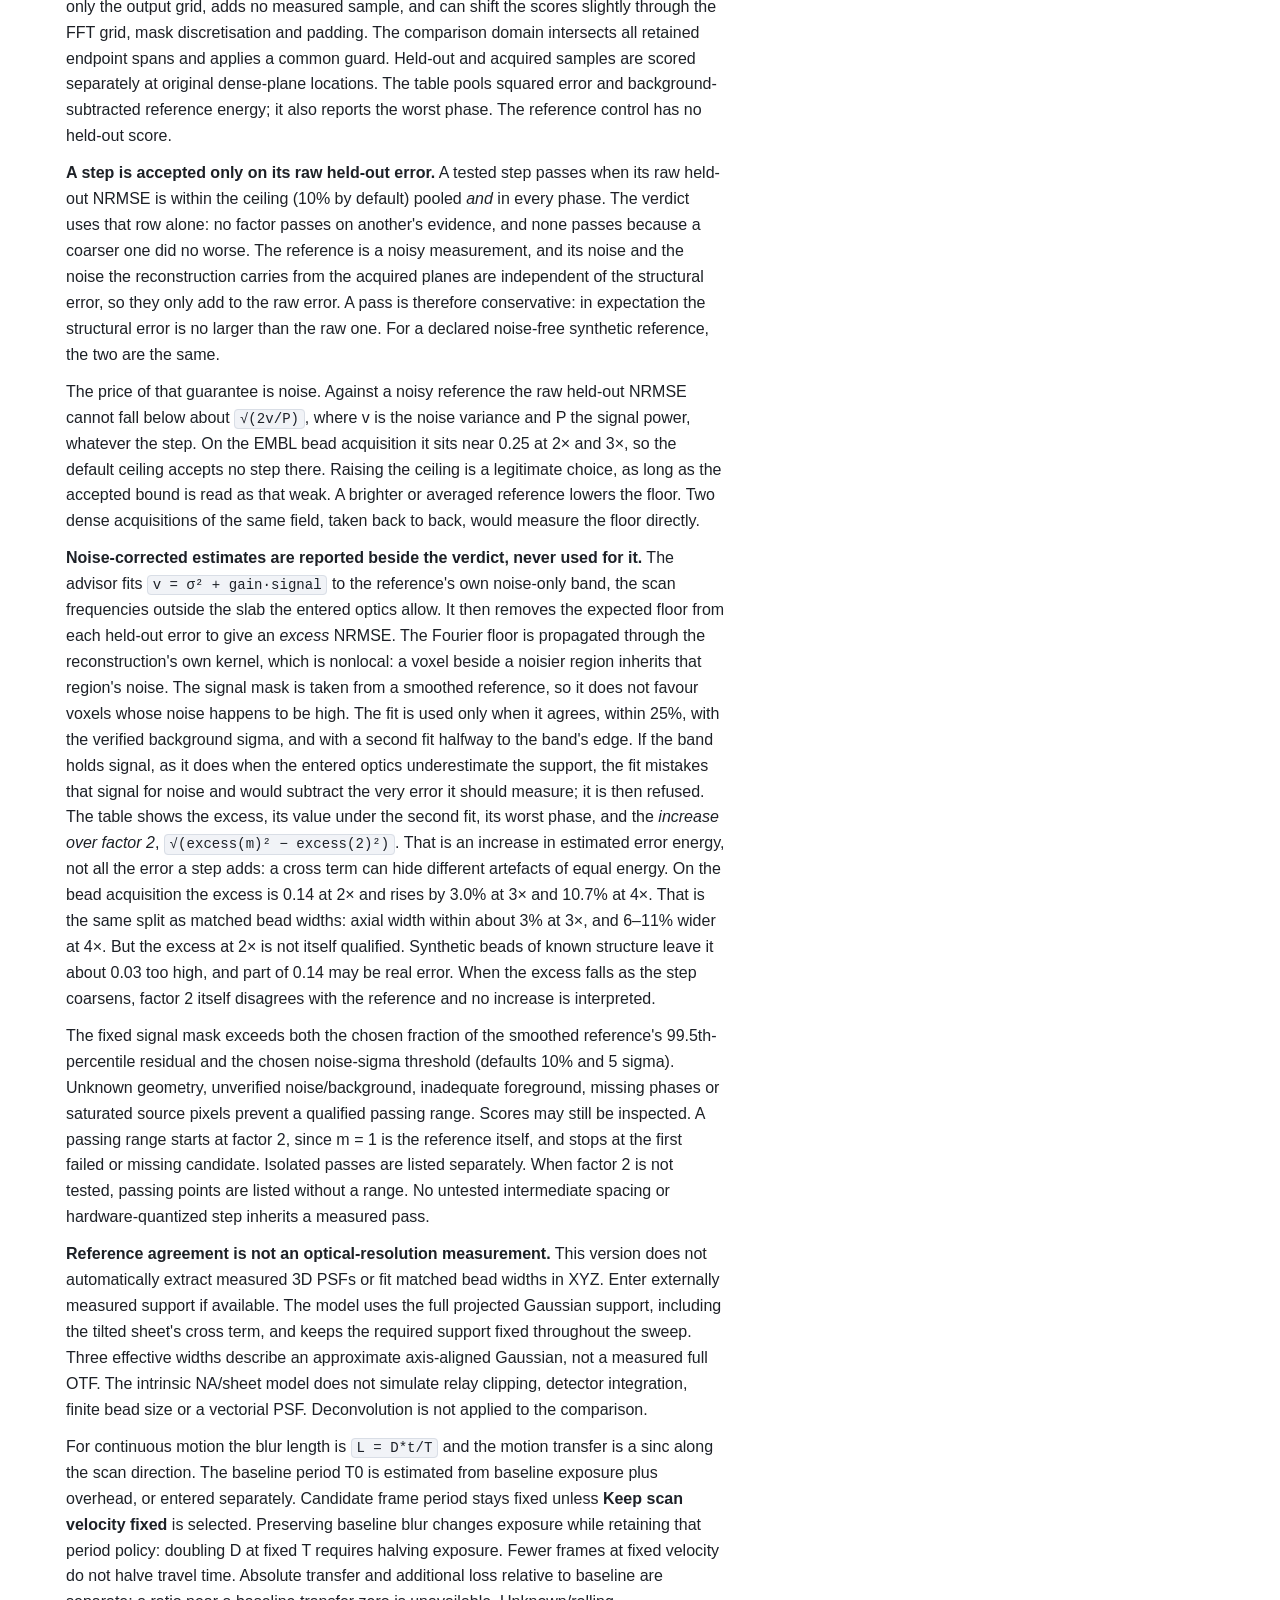
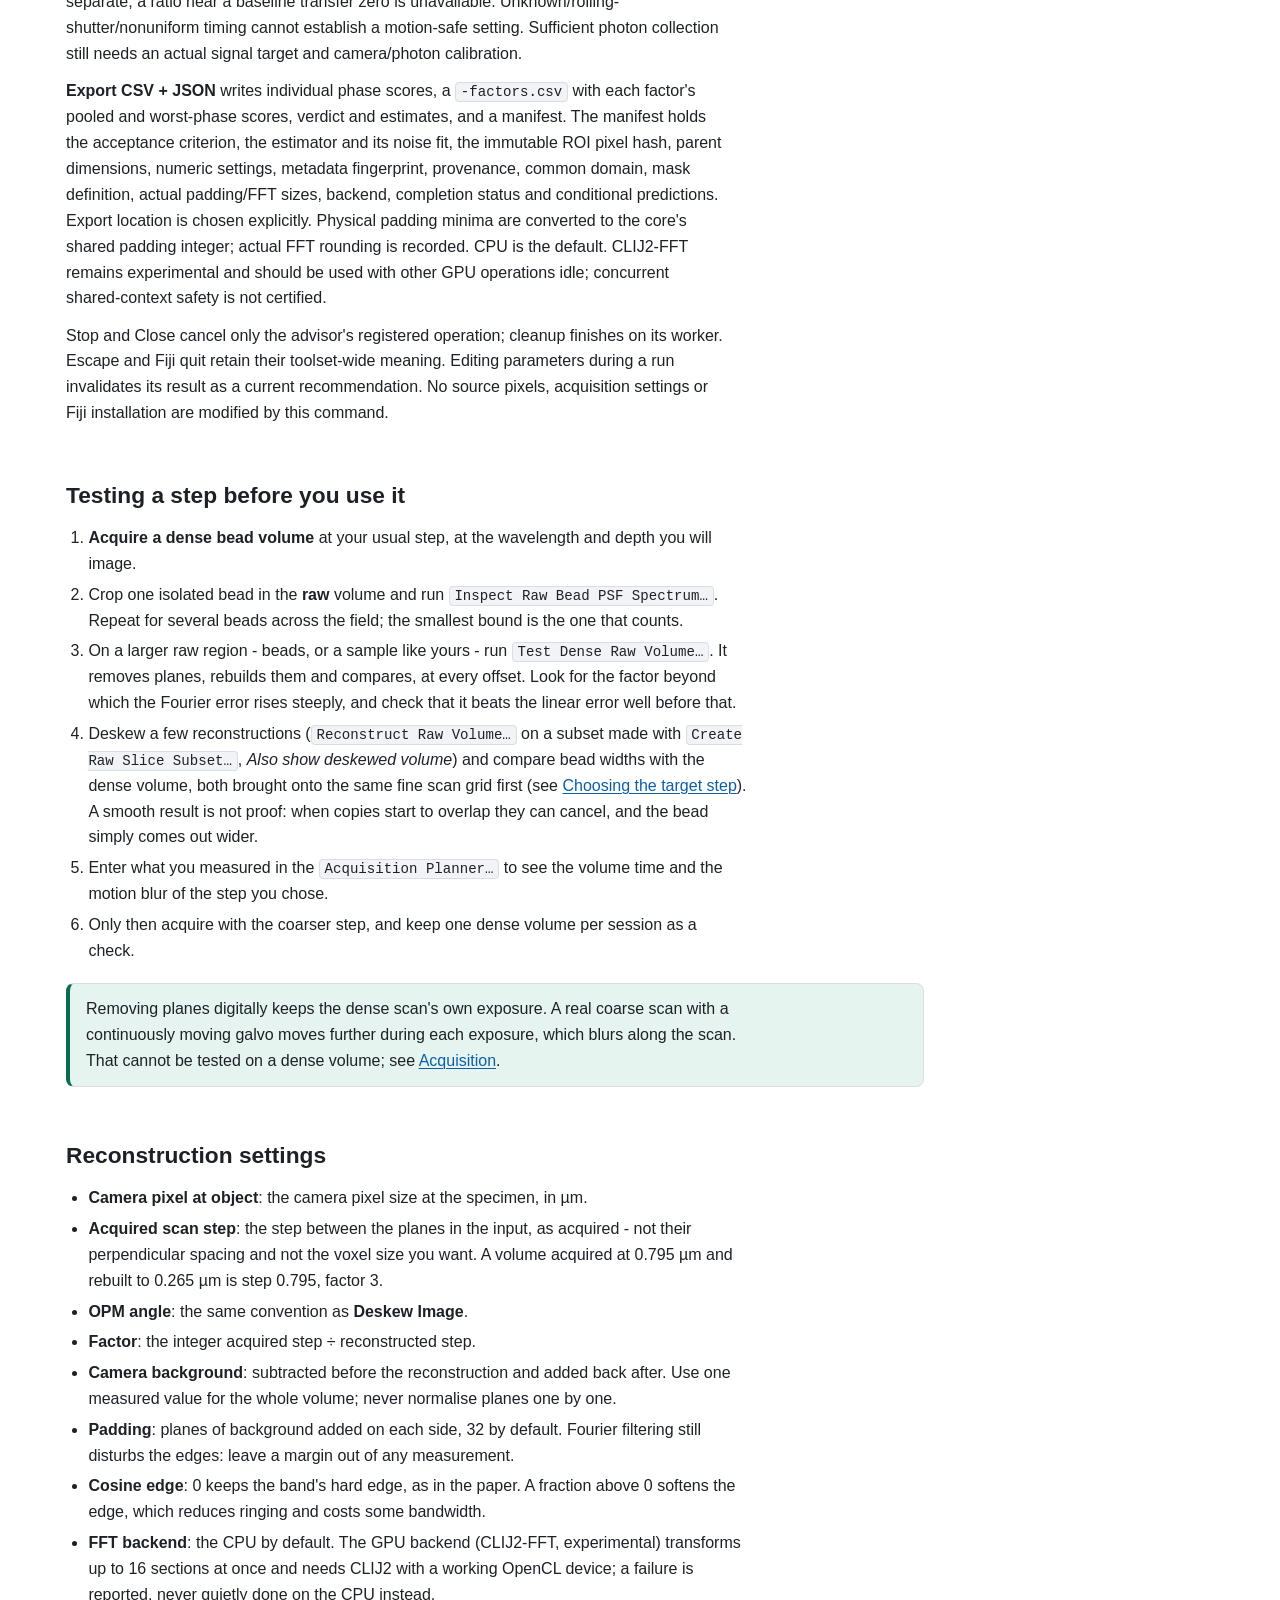
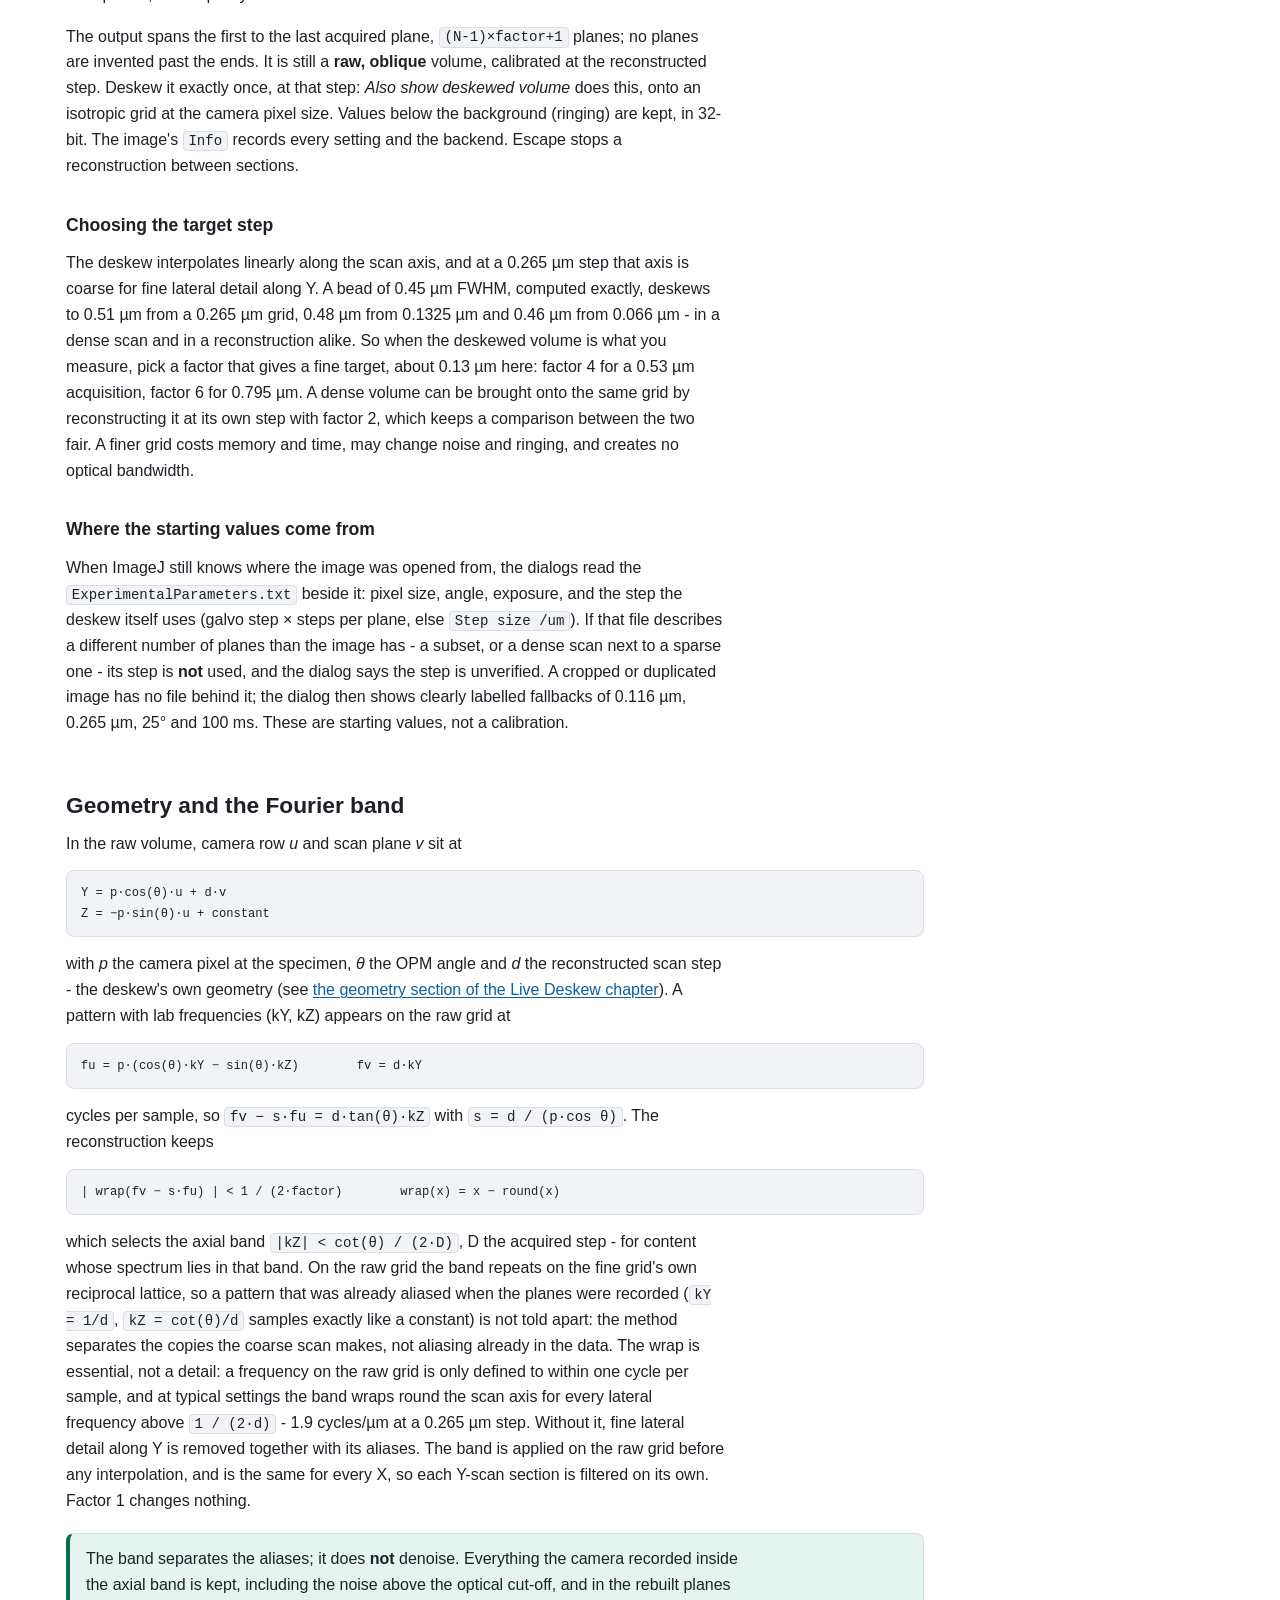
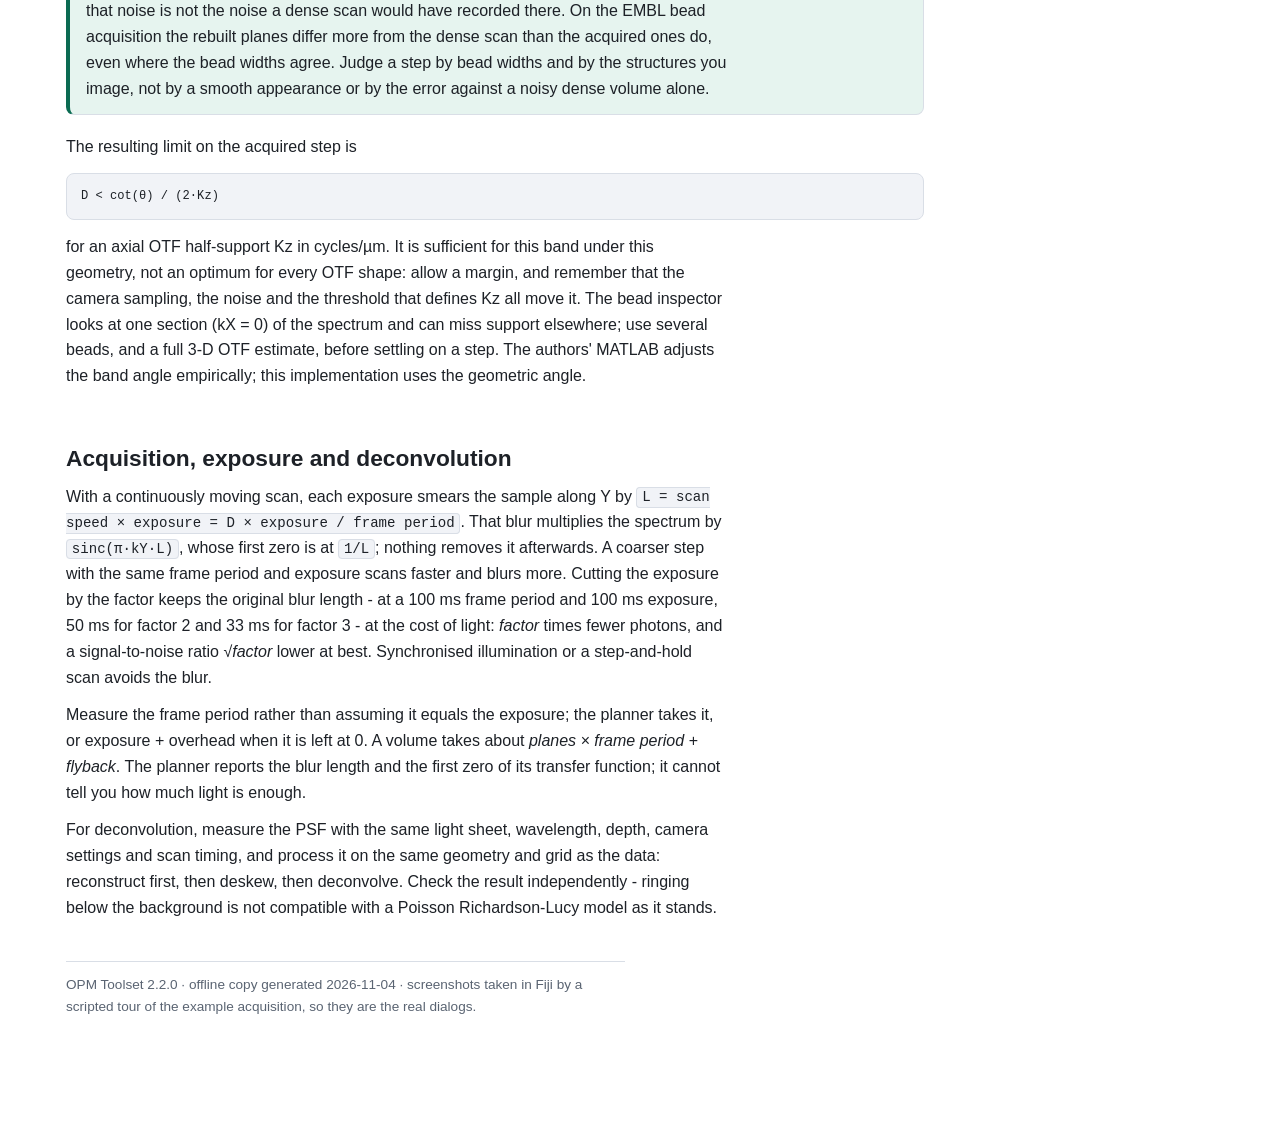
<file: docs/manual/download/opm-aliasing-resampling-manual.html>
<!DOCTYPE html>
<html lang="en">
<head>
<meta charset="utf-8">
<meta name="viewport" content="width=device-width, initial-scale=1">
<title>Aliasing Resampling - OPM Toolset manual</title>
<meta name="description" content="Experimental: rebuild a raw OPM volume scanned with a coarse step onto a finer scan grid, test the step against a dense reference, and plan the acquisition.">
<link rel="icon" href="data:image/svg+xml;utf8,<svg xmlns='http://www.w3.org/2000/svg' viewBox='0 0 16 16'><text y='13' font-size='14'>🔬</text></svg>">
<style>
/* OPM Toolset manual - one stylesheet for every chapter.
   No web fonts and no CDN: the offline single-file build inlines this file as it is. */

:root {
    color-scheme: light dark;
    --bg: #ffffff;
    --bg-soft: #f4f6f9;
    --bg-code: #f1f3f7;
    --fg: #1d2127;
    --fg-soft: #5a6472;
    --line: #d9dee6;
    --accent: #0b5fa5;
    --accent-soft: #e7f0f9;
    --mark: #d62828;
    --note: #0b6b52;
    --note-bg: #e6f4ef;
    --warn: #96500a;
    --warn-bg: #fdf1e3;
    --radius: 8px;
    --measure: 74ch;
}

@media (prefers-color-scheme: dark) {
    :root:not([data-theme="light"]) {
        --bg: #14171c;
        --bg-soft: #1b1f26;
        --bg-code: #1e232b;
        --fg: #e6e9ee;
        --fg-soft: #a8b1be;
        --line: #2c333d;
        --accent: #6fb2f0;
        --accent-soft: #1c2938;
        --mark: #ff6b6b;
        --note: #6ed0ae;
        --note-bg: #16302a;
        --warn: #e5b169;
        --warn-bg: #2e2415;
    }
}

:root[data-theme="dark"] {
    --bg: #14171c;
    --bg-soft: #1b1f26;
    --bg-code: #1e232b;
    --fg: #e6e9ee;
    --fg-soft: #a8b1be;
    --line: #2c333d;
    --accent: #6fb2f0;
    --accent-soft: #1c2938;
    --mark: #ff6b6b;
    --note: #6ed0ae;
    --note-bg: #16302a;
    --warn: #e5b169;
    --warn-bg: #2e2415;
}

* { box-sizing: border-box; }

html { scroll-behavior: smooth; }

body {
    margin: 0;
    background: var(--bg);
    color: var(--fg);
    font: 16px/1.62 -apple-system, BlinkMacSystemFont, "Segoe UI", Roboto, Helvetica, Arial, sans-serif;
    -webkit-text-size-adjust: 100%;
}

.page {
    display: grid;
    grid-template-columns: minmax(0, 1fr) 250px;
    gap: 40px;
    max-width: 1180px;
    margin: 0 auto;
    padding: 28px 16px 96px;
    align-items: start;
}

main { min-width: 0; }

header.masthead {
    border-bottom: 1px solid var(--line);
    padding-bottom: 18px;
    margin-bottom: 8px;
}

header.masthead .eyebrow {
    text-transform: uppercase;
    letter-spacing: .08em;
    font-size: 12px;
    font-weight: 600;
    color: var(--accent);
    margin: 0 0 6px;
}

h1 { font-size: 2.05rem; line-height: 1.2; margin: 0 0 10px; letter-spacing: -0.01em; }
h2 { font-size: 1.42rem; margin: 2.4em 0 .5em; line-height: 1.25; scroll-margin-top: 16px; }
h3 { font-size: 1.1rem; margin: 1.8em 0 .4em; scroll-margin-top: 16px; }
h4 { font-size: 1rem; margin: 1.4em 0 .3em; }
h2 + h3 { margin-top: 1em; }

p, li { max-width: var(--measure); }
p { margin: .7em 0; }
.lede { font-size: 1.08rem; color: var(--fg-soft); }

a { color: var(--accent); text-decoration-thickness: 1px; text-underline-offset: 2px; }

code, kbd, .path {
    font-family: ui-monospace, SFMono-Regular, Menlo, Consolas, "Liberation Mono", monospace;
    font-size: .88em;
}

code, .path {
    background: var(--bg-code);
    border: 1px solid var(--line);
    border-radius: 4px;
    padding: .08em .34em;
    overflow-wrap: anywhere;
}

kbd {
    background: var(--bg-soft);
    border: 1px solid var(--line);
    border-bottom-width: 2px;
    border-radius: 4px;
    padding: .05em .4em;
}

pre {
    background: var(--bg-code);
    border: 1px solid var(--line);
    border-radius: var(--radius);
    padding: 12px 14px;
    overflow-x: auto;
    font-size: .86rem;
    line-height: 1.5;
}

pre code { background: none; border: 0; padding: 0; }

ul, ol { padding-left: 1.4em; }
li { margin: .3em 0; }

/* ---- table of contents ------------------------------------------------- */

nav.toc {
    position: sticky;
    top: 20px;
    font-size: .88rem;
    border-left: 1px solid var(--line);
    padding-left: 16px;
    max-height: calc(100vh - 44px);
    overflow-y: auto;
}

nav.toc p { font-weight: 600; margin: 0 0 .5em; font-size: .78rem; text-transform: uppercase; letter-spacing: .06em; color: var(--fg-soft); }
nav.toc ol { list-style: none; margin: 0; padding: 0; }
nav.toc li { margin: .18em 0; max-width: none; }
nav.toc li.sub { padding-left: 12px; font-size: .95em; }
nav.toc a { color: var(--fg-soft); text-decoration: none; display: block; padding: 2px 0; }
nav.toc a:hover, nav.toc a.active { color: var(--accent); }

/* ---- figures ----------------------------------------------------------- */

figure {
    margin: 1.4em 0;
    padding: 0;
}

figure img {
    display: block;
    max-width: 100%;
    height: auto;
    border-radius: 6px;
    background: var(--bg-soft);
    box-shadow: 0 1px 3px rgba(0, 0, 0, .18), 0 6px 18px rgba(0, 0, 0, .07);
}

figure.data img { box-shadow: none; border: 1px solid var(--line); }

figcaption {
    font-size: .88rem;
    color: var(--fg-soft);
    margin-top: .5em;
    max-width: var(--measure);
}

figure.wide { max-width: none; }
figure.narrow img { max-width: min(100%, 560px); }

/* ---- numbered callouts, matching the red badges in the screenshots ----- */

ol.callouts {
    list-style: none;
    margin: 1em 0;
    padding: 0;
    counter-reset: callout;
}

ol.callouts > li {
    counter-increment: callout;
    position: relative;
    padding-left: 34px;
    margin: .55em 0;
    max-width: var(--measure);
}

ol.callouts > li::before {
    content: counter(callout);
    position: absolute;
    left: 0;
    top: .18em;
    width: 22px;
    height: 22px;
    border-radius: 50%;
    background: var(--mark);
    color: #fff;
    font-size: 12px;
    font-weight: 700;
    line-height: 22px;
    text-align: center;
}

ol.callouts.letters > li::before { content: counter(callout, upper-alpha); }

/* ---- notes ------------------------------------------------------------- */

.note, .warn, .tip {
    border: 1px solid var(--line);
    border-left: 4px solid var(--note);
    background: var(--note-bg);
    border-radius: var(--radius);
    padding: 12px 16px;
    margin: 1.2em 0;
}

.note p:first-child, .warn p:first-child, .tip p:first-child { margin-top: 0; }
.note p:last-child, .warn p:last-child, .tip p:last-child { margin-bottom: 0; }
.warn { border-left-color: var(--warn); background: var(--warn-bg); }
.tip { border-left-color: var(--accent); background: var(--accent-soft); }

.note b, .warn b, .tip b { color: inherit; }

/* ---- tables ------------------------------------------------------------ */

.table-wrap { overflow-x: auto; margin: 1.2em 0; }

table {
    border-collapse: collapse;
    width: 100%;
    font-size: .92rem;
}

th, td {
    border-bottom: 1px solid var(--line);
    padding: 7px 10px;
    text-align: left;
    vertical-align: top;
}

th { background: var(--bg-soft); font-weight: 600; }
td code { white-space: nowrap; }

/* ---- steps ------------------------------------------------------------- */

.step-label {
    display: inline-block;
    font-size: .72rem;
    font-weight: 700;
    letter-spacing: .08em;
    text-transform: uppercase;
    color: var(--accent);
    background: var(--accent-soft);
    border-radius: 999px;
    padding: 2px 10px;
    margin-bottom: 4px;
}

.downloads {
    display: flex;
    flex-wrap: wrap;
    gap: 10px;
    margin: 1.4em 0;
}

.downloads a {
    display: inline-block;
    border: 1px solid var(--line);
    background: var(--bg-soft);
    border-radius: var(--radius);
    padding: 9px 14px;
    text-decoration: none;
    font-size: .92rem;
    font-weight: 600;
}

.downloads a:hover { border-color: var(--accent); }

.meta {
    font-size: .85rem;
    color: var(--fg-soft);
    border-top: 1px solid var(--line);
    margin-top: 3em;
    padding-top: 12px;
}

.menu-path {
    background: var(--bg-soft);
    border: 1px solid var(--line);
    border-radius: var(--radius);
    padding: 8px 12px;
    display: inline-block;
    font-weight: 600;
    font-size: .95rem;
}

@media (max-width: 900px) {
    .page { grid-template-columns: minmax(0, 1fr); gap: 0; }
    nav.toc {
        position: static;
        border-left: 0;
        border-top: 1px solid var(--line);
        padding: 14px 0 0;
        margin-bottom: 8px;
        max-height: none;
        order: -1;
    }
    nav.toc ol { columns: 2; column-gap: 20px; }
}

@media print {
    nav.toc, .downloads { display: none; }
    body { font-size: 11pt; }
    figure img { box-shadow: none; border: 1px solid #ccc; }
    a { color: inherit; }
}

</style>
</head>
<body>
<div class="page">
<main>
<header class="masthead">
    <p class="eyebrow">OPM Toolset manual · experimental</p>
    <h1>Aliasing Resampling</h1>
    <p class="lede">Scan the sample with a <b>coarser step</b> - fewer planes, a faster volume - and
        rebuild the raw volume onto the finer scan grid afterwards, using the tilt of the OPM's
        optical spectrum. This chapter explains when that works, how to test a step on your own
        microscope before relying on it, and what each command does.</p>


    <p class="meta" style="margin-top:14px">Offline copy: the stylesheet is inside this one file, so
        it works with no network. The living version is at
        <a href="https://embl-ic.github.io/opm-toolset/manual/aliasing-resampling.html">embl-ic.github.io/opm-toolset/manual/aliasing-resampling.html</a>.</p>

</header>

<p class="menu-path">Plugins ▸ OPM Toolset ▸ Aliasing Resampling</p>

<div class="warn">
    <p><b>Experimental.</b> The reconstruction is an adaptation of McFadden, Manton and Fiolka,
        <a href="https://doi.org/10.1101/2024.12.25.630337"><i>Increasing the acquisition speed in
        oblique plane microscopy via aliasing</i></a> (preprint, 2024;
        <a href="https://github.com/kevin-m-dean/OPM-Alias">authors' code</a>), not a port of the
        authors' pipeline. A step that works on one microscope, wavelength and sample is not
        certified for another: test it against a dense acquisition first, as described below.</p>
</div>

<h2 id="idea">What it does</h2>

<p>An OPM images a tilted plane, so its optical transfer function - the range of spatial
    frequencies the microscope passes - is tilted too. Scanning the sample in steps repeats that
    spectrum at regular offsets. With a fine step the copies are far apart; with a coarse one they
    move closer, and interpolating between planes mixes them up. But because the spectrum is
    tilted, there is room between the copies: up to a point, a coarse scan still holds every
    copy <b>separately</b>, and the original can be picked out again.</p>

<p>The reconstruction inserts empty planes to make a fine scan grid, Fourier transforms it, keeps
    only the band that holds the original spectrum, and transforms back. Inside the limit this
    restores what a fine scan would have recorded, and it does much better than linear
    interpolation between planes. Beyond the limit the copies overlap and no method can separate
    them.</p>

<p>It does <b>not</b> recover detail the optics never passed, detail the camera's pixels could not
    sample, or detail blurred away by a scan that moves during the exposure. It is not a general way
    to fill in missing planes.</p>

<h2 id="commands">The commands</h2>

<div class="table-wrap">
<table>
    <thead><tr><th>Command</th><th>Input</th><th>Result</th></tr></thead>
    <tbody>
    <tr><td><code>Reconstruct Raw Volume…</code></td><td>One <b>raw</b> volume acquired with a coarse
        step: 8, 16 or 32-bit, one channel, one time point.</td><td>A 32-bit raw volume on the scan
        grid <i>factor</i> times finer, and optionally its deskewed view.</td></tr>
    <tr><td><code>Create Raw Slice Subset…</code></td><td>A dense raw volume.</td><td>Every Nth
        plane from a chosen offset, with the calibration and origin kept physical - a coarse scan
        made from a fine one.</td></tr>
    <tr><td><code>Test Dense Raw Volume…</code></td><td>A dense raw volume.</td><td>For every factor
        from 2 to a maximum and every offset: the error of the reconstruction and of linear
        interpolation against the planes that were removed, as a Results table.</td></tr>
    <tr><td><code>Inspect Raw Bead PSF Spectrum…</code></td><td>A tight, isolated bead from a dense
        raw volume.</td><td>The spectrum section at kX = 0, and the largest factor its support
        allows at a chosen threshold, in the Log.</td></tr>
    <tr><td><code>Acquisition Planner…</code></td><td>Numbers you have measured.</td><td>The largest
        step a measured axial OTF support allows, the plane count, the volume time and the blur of a
        continuously moving scan.</td></tr>
    <tr><td><code>Z-Step Advisor…</code></td><td>Optical/acquisition parameters, optionally a static dense raw volume.</td>
        <td>Persistent metadata-selectable settings, conditional step and timing estimates, all-phase
        reference-agreement tests, comparison previews, and CSV/JSON records.</td></tr>
    </tbody>
</table>
</div>

<p>Image-processing commands use an open image; the advisor selects its reference explicitly and
    can estimate a conditional range without an image. The reconstruction holds its whole output in memory, so
    start with a representative region: open part of a large TIFF with the
    <b>OPM Data Viewer</b>, or crop. Split channels and time points first. The source data are
    never changed.</p>

<h2 id="advisor">Z-Step Advisor: choosing and testing a scan step</h2>

<p><b>Z-Step Advisor…</b> opens a nonblocking dialog with the toolset's usual folding sections.
    The estimate, action buttons and Stop stay visible above the folds. Its settings are saved
    separately from Deskew and Live Processing. Close saves the last valid settings; an unfinished
    numeric edit does not replace a valid saved value. Reset advisor defaults affects this dialog.</p>

<ol>
    <li>Select an open, static raw reference, or use <b>None</b> for model estimates alone.
        Use one channel and one time point, before deskew or deconvolution. Set the bounded ROI
        explicitly; all ROI coordinates are zero based. A new source gets a box centred in the
        left camera half when the frame is wide enough to hold two, so it does not straddle both
        channels and the gap between them. That assumes a dual-view camera: for a single view, draw
        an ROI on the structure instead. <b>Use current ROI</b> copies the selected image's XY
        rectangle and centers the requested scan depth around its current plane. Several beads
        in the box give a far steadier score than one.</li>
    <li>Select <b>ExperimentalParameter(s).txt</b>, use its recent-file dropdown, or Browse.
        Both <code>ExperimentalParameters.txt</code> and <code>ExperimentalParameter.txt</code>
        are recognized. Valid present fields overwrite the editors. Missing fields keep their
        numeric values but lose acquisition-specific verification. The Log lists the path and
        loaded fields. A file's slit width in mm is never interpreted as dimensionless NA. On
        opening, the sidecar of the open image wins over the file used last time; the saved
        file, with your edits to it, is reopened only when it is that same sidecar or there is
        none.</li>
    <li>Verify the acquired reference step, pixel size and angle for that original stack. A plane
        count mismatch leaves the association unverified; a cropped or subset stack needs its
        actual geometry. Confirm that the source is unchanged raw data. A matching saved path
        alone is not evidence that pixels or calibration are unchanged.</li>
    <li>Choose the optical evidence: illustrative NA/sheet model, approximate effective Gaussian
        widths, or entered OTF support. Defaults (NA 0.8, emission 520 nm, refractive index 1.333,
        sheet-normal FWHM 1 µm) are plausible starting values, <b>not measurements of the setup</b>.
        Measured support must apply to the channel and geometry being planned.</li>
    <li>Choose the candidate range and exposure policy. <b>Update estimate</b> shows conditional
        motion curves and a table with plane counts, actual covered span, exposure, frame period,
        volume time and speedup. The 0.05/0.10 OTF-threshold comparison is model sensitivity,
        not a statistical confidence interval.</li>
    <li>For reference testing, enter a verified offset/noise estimate, or select a representative
        background ROI in that reference image and use <b>Estimate from selected image's background
        ROI</b>. The estimate uses its current plane, median background and Gaussian-consistent MAD.
        Shot noise, spatially varying background and non-Gaussian camera noise may require a
        better estimate. A declared noise-free synthetic reference bypasses the noise threshold.</li>
    <li>Press <b>Test reference ROI</b>. Select a row in the resulting table and use
        <b>Preview selected step</b> to inspect reference/linear/Fourier raw panels, a camera-Y/scan
        section, and signed errors. Inserted reference display planes are linearly interpolated;
        they are not ground truth. Error views use NaN at inserted planes and retain signed errors.</li>
</ol>

<p>The empirical runner tests only <code>D = m*d0</code>, at <em>every</em> phase from 0 to m−1.
    Its reconstruction factor is <code>M = m*r</code>, where r refines the output grid to d0/r;
    M must be at most 64; it changes only the output grid, adds no measured sample, and can shift
    the scores slightly through the FFT grid, mask discretisation and padding. The comparison
    domain intersects all retained endpoint spans and applies a common guard. Held-out and acquired
    samples are scored separately at original dense-plane locations. The table pools squared error
    and background-subtracted reference energy; it also reports the worst phase. The reference
    control has no held-out score.</p>

<p><b>A step is accepted only on its raw held-out error.</b> A tested step passes when its raw
    held-out NRMSE is within the ceiling (10% by default) pooled <em>and</em> in every phase. The
    verdict uses that row alone: no factor passes on another's evidence, and none passes because a
    coarser one did no worse. The reference is a noisy measurement, and its noise and the noise the
    reconstruction carries from the acquired planes are independent of the structural error, so they
    only add to the raw error. A pass is therefore conservative: in expectation the structural error
    is no larger than the raw one. For a declared noise-free synthetic reference, the two are the same.</p>

<p>The price of that guarantee is noise. Against a noisy reference the raw held-out NRMSE cannot
    fall below about <code>√(2v/P)</code>, where v is the noise variance and P the signal power,
    whatever the step. On the EMBL bead acquisition it sits near 0.25 at 2× and 3×, so the default
    ceiling accepts no step there. Raising the ceiling is a legitimate choice, as long as the
    accepted bound is read as that weak. A brighter or averaged reference lowers the floor. Two
    dense acquisitions of the same field, taken back to back, would measure the floor directly.</p>

<p><b>Noise-corrected estimates are reported beside the verdict, never used for it.</b> The advisor
    fits <code>v = σ² + gain·signal</code> to the reference's own noise-only band, the scan
    frequencies outside the slab the entered optics allow. It then removes the expected floor from
    each held-out error to give an <em>excess</em> NRMSE. The Fourier floor is propagated through the
    reconstruction's own kernel, which is nonlocal: a voxel beside a noisier region inherits that
    region's noise. The signal mask is taken from a smoothed reference, so it does not favour
    voxels whose noise happens to be high. The fit is used only when it agrees, within 25%, with the
    verified background sigma, and with a second fit halfway to the band's edge. If the band holds
    signal, as it does when the entered optics underestimate the support, the fit mistakes that
    signal for noise and would subtract the very error it should measure; it is then refused. The table
    shows the excess, its value under the second fit, its worst phase, and the <em>increase over
    factor 2</em>, <code>√(excess(m)² − excess(2)²)</code>. That is an increase in estimated error
    energy, not all the error a step adds: a cross term can hide different artefacts of equal energy.
    On the bead acquisition the excess is 0.14 at 2× and rises by 3.0% at 3× and 10.7% at 4×. That is
    the same split as matched bead widths: axial width within about 3% at 3×, and 6–11% wider at 4×.
    But the excess at 2× is not itself qualified. Synthetic beads of known structure leave it about
    0.03 too high, and part of 0.14 may be real error. When the excess falls as the step coarsens,
    factor 2 itself disagrees with the reference and no increase is interpreted.</p>

<p>The fixed signal mask exceeds both the chosen fraction of the smoothed reference's
    99.5th-percentile residual and the chosen noise-sigma threshold (defaults 10% and 5 sigma).
    Unknown geometry, unverified noise/background, inadequate foreground, missing phases or
    saturated source pixels prevent a qualified passing range. Scores may still be inspected. A
    passing range starts at factor 2, since m = 1 is the reference itself, and stops at the first
    failed or missing candidate. Isolated passes are listed separately. When factor 2 is not tested,
    passing points are listed without a range. No untested intermediate spacing or hardware-quantized
    step inherits a measured pass.</p>

<p><b>Reference agreement is not an optical-resolution measurement.</b> This version does not
    automatically extract measured 3D PSFs or fit matched bead widths in XYZ. Enter externally
    measured support if available. The model uses the full projected Gaussian support, including
    the tilted sheet's cross term, and keeps the required support fixed throughout the sweep.
    Three effective widths describe an approximate axis-aligned Gaussian, not a measured full OTF.
    The intrinsic NA/sheet model does not simulate relay clipping, detector integration,
    finite bead size or a vectorial PSF. Deconvolution is not applied to the comparison.</p>

<p>For continuous motion the blur length is <code>L = D*t/T</code> and the motion transfer is a sinc
    along the scan direction. The baseline period T0 is estimated from baseline exposure plus
    overhead, or entered separately. Candidate frame period stays fixed unless <b>Keep scan velocity
    fixed</b> is selected. Preserving baseline blur changes exposure while retaining that period
    policy: doubling D at fixed T requires halving exposure. Fewer frames at fixed velocity do not
    halve travel time. Absolute transfer and additional loss relative to baseline are separate;
    a ratio near a baseline transfer zero is unavailable. Unknown/rolling-shutter/nonuniform timing
    cannot establish a motion-safe setting. Sufficient photon collection still needs an actual
    signal target and camera/photon calibration.</p>

<p><b>Export CSV + JSON</b> writes individual phase scores, a <code>-factors.csv</code> with each
    factor's pooled and worst-phase scores, verdict and estimates, and a manifest. The manifest
    holds the acceptance criterion, the estimator and its noise fit, the immutable ROI pixel hash,
    parent dimensions, numeric settings, metadata fingerprint, provenance, common domain, mask
    definition, actual padding/FFT sizes, backend, completion status and conditional predictions. Export location is chosen explicitly. Physical padding minima are converted to
    the core's shared padding integer; actual FFT rounding is recorded. CPU is the default.
    CLIJ2-FFT remains experimental and should be used with other GPU operations idle; concurrent
    shared-context safety is not certified.</p>

<p>Stop and Close cancel only the advisor's registered operation; cleanup finishes on its worker.
    Escape and Fiji quit retain their toolset-wide meaning. Editing parameters during a run
    invalidates its result as a current recommendation. No source pixels, acquisition settings
    or Fiji installation are modified by this command.</p>

<h2 id="first-test">Testing a step before you use it</h2>

<ol>
    <li><b>Acquire a dense bead volume</b> at your usual step, at the wavelength and depth you will
        image.</li>
    <li>Crop one isolated bead in the <b>raw</b> volume and run <code>Inspect Raw Bead PSF
        Spectrum…</code>. Repeat for several beads across the field; the smallest bound is the one
        that counts.</li>
    <li>On a larger raw region - beads, or a sample like yours - run <code>Test Dense Raw
        Volume…</code>. It removes planes, rebuilds them and compares, at every offset. Look for the
        factor beyond which the Fourier error rises steeply, and check that it beats the linear
        error well before that.</li>
    <li>Deskew a few reconstructions (<code>Reconstruct Raw Volume…</code> on a subset made with
        <code>Create Raw Slice Subset…</code>, <i>Also show deskewed volume</i>) and compare bead
        widths with the dense volume, both brought onto the same fine scan grid first (see
        <a href="#target">Choosing the target step</a>). A smooth result is not proof: when copies
        start to overlap they can cancel, and the bead simply comes out wider.</li>
    <li>Enter what you measured in the <code>Acquisition Planner…</code> to see the volume time and
        the motion blur of the step you chose.</li>
    <li>Only then acquire with the coarser step, and keep one dense volume per session as a
        check.</li>
</ol>

<div class="note">
    <p>Removing planes digitally keeps the dense scan's own exposure. A real coarse scan with a
        continuously moving galvo moves further during each exposure, which blurs along the scan.
        That cannot be tested on a dense volume; see <a href="#acquisition">Acquisition</a>.</p>
</div>

<h2 id="settings">Reconstruction settings</h2>

<ul>
    <li><b>Camera pixel at object</b>: the camera pixel size at the specimen, in µm.</li>
    <li><b>Acquired scan step</b>: the step between the planes in the input, as acquired - not their
        perpendicular spacing and not the voxel size you want. A volume acquired at 0.795 µm and
        rebuilt to 0.265 µm is step 0.795, factor 3.</li>
    <li><b>OPM angle</b>: the same convention as <b>Deskew Image</b>.</li>
    <li><b>Factor</b>: the integer acquired step ÷ reconstructed step.</li>
    <li><b>Camera background</b>: subtracted before the reconstruction and added back after. Use one
        measured value for the whole volume; never normalise planes one by one.</li>
    <li><b>Padding</b>: planes of background added on each side, 32 by default. Fourier filtering
        still disturbs the edges: leave a margin out of any measurement.</li>
    <li><b>Cosine edge</b>: 0 keeps the band's hard edge, as in the paper. A fraction above 0 softens
        the edge, which reduces ringing and costs some bandwidth.</li>
    <li><b>FFT backend</b>: the CPU by default. The GPU backend (CLIJ2-FFT, experimental) transforms
        up to 16 sections at once and needs CLIJ2 with a working OpenCL device; a failure is
        reported, never quietly done on the CPU instead.</li>
</ul>

<p>The output spans the first to the last acquired plane, <code>(N-1)×factor+1</code> planes; no
    planes are invented past the ends. It is still a <b>raw, oblique</b> volume, calibrated at the
    reconstructed step. Deskew it exactly once, at that step: <i>Also show deskewed volume</i> does
    this, onto an isotropic grid at the camera pixel size. Values below the background (ringing)
    are kept, in 32-bit. The image's <code>Info</code> records every setting and the backend.
    Escape stops a reconstruction between sections.</p>

<h3 id="target">Choosing the target step</h3>

<p>The deskew interpolates linearly along the scan axis, and at a 0.265 µm step that axis is
    coarse for fine lateral detail along Y. A bead of 0.45 µm FWHM, computed exactly, deskews to
    0.51 µm from a 0.265 µm grid, 0.48 µm from 0.1325 µm and 0.46 µm from 0.066 µm - in a
    dense scan and in a reconstruction alike. So when the deskewed volume is what you measure,
    pick a factor that gives a fine target, about 0.13 µm here: factor 4 for a 0.53 µm
    acquisition, factor 6 for 0.795 µm. A dense volume can be brought onto the same grid by
    reconstructing it at its own step with factor 2, which keeps a comparison between the two
    fair. A finer grid costs memory and time, may change noise and ringing, and creates no optical
    bandwidth.</p>

<h3 id="defaults">Where the starting values come from</h3>

<p>When ImageJ still knows where the image was opened from, the dialogs read the
    <code>ExperimentalParameters.txt</code> beside it: pixel size, angle, exposure, and the step the
    deskew itself uses (galvo step × steps per plane, else <code>Step size /um</code>). If that file
    describes a different number of planes than the image has - a subset, or a dense scan next to
    a sparse one - its step is <b>not</b> used, and the dialog says the step is unverified. A
    cropped or duplicated image has no file behind it; the dialog then shows clearly labelled
    fallbacks of 0.116 µm, 0.265 µm, 25° and 100 ms. These are starting values, not a
    calibration.</p>

<h2 id="geometry">Geometry and the Fourier band</h2>

<p>In the raw volume, camera row <i>u</i> and scan plane <i>v</i> sit at</p>

<pre><code>Y = p·cos(θ)·u + d·v
Z = −p·sin(θ)·u + constant</code></pre>

<p>with <i>p</i> the camera pixel at the specimen, <i>θ</i> the OPM angle and <i>d</i> the
    reconstructed scan step - the deskew's own geometry (see
    <a href="opm-live-deskew-manual.html#geometry">the geometry section of the Live Deskew chapter</a>). A
    pattern with lab frequencies (kY, kZ) appears on the raw grid at</p>

<pre><code>fu = p·(cos(θ)·kY − sin(θ)·kZ)        fv = d·kY</code></pre>

<p>cycles per sample, so <code>fv − s·fu = d·tan(θ)·kZ</code> with <code>s = d / (p·cos θ)</code>. The
    reconstruction keeps</p>

<pre><code>| wrap(fv − s·fu) | &lt; 1 / (2·factor)        wrap(x) = x − round(x)</code></pre>

<p>which selects the axial band <code>|kZ| &lt; cot(θ) / (2·D)</code>, D the acquired step - for content
    whose spectrum lies in that band. On the raw grid the band repeats on the fine grid's own
    reciprocal lattice, so a pattern that was already aliased when the planes were recorded
    (<code>kY = 1/d</code>, <code>kZ = cot(θ)/d</code> samples exactly like a constant) is not told
    apart: the method separates the copies the coarse scan makes, not aliasing already in the
    data. The wrap is
    essential, not a detail: a frequency on the raw grid is only defined to within one cycle per
    sample, and at typical settings the band wraps round the scan axis for every lateral frequency
    above <code>1 / (2·d)</code> - 1.9 cycles/µm at a 0.265 µm step. Without it, fine lateral
    detail along Y is removed together with its aliases. The band is applied on the raw grid
    before any interpolation, and is the same for every X, so each Y-scan section is filtered on
    its own. Factor 1 changes nothing.</p>

<div class="note">
    <p>The band separates the aliases; it does <b>not</b> denoise. Everything the camera recorded
        inside the axial band is kept, including the noise above the optical cut-off, and in the
        rebuilt planes that noise is not the noise a dense scan would have recorded there. On the
        EMBL bead acquisition the rebuilt planes differ more from the dense scan than the acquired
        ones do, even where the bead widths agree. Judge a step by bead widths and by the
        structures you image, not by a smooth appearance or by the error against a noisy dense
        volume alone.</p>
</div>

<p>The resulting limit on the acquired step is</p>

<pre><code>D &lt; cot(θ) / (2·Kz)</code></pre>

<p>for an axial OTF half-support Kz in cycles/µm. It is sufficient for this band under this
    geometry, not an optimum for every OTF shape: allow a margin, and remember that the camera
    sampling, the noise and the threshold that defines Kz all move it. The bead inspector looks at
    one section (kX = 0) of the spectrum and can miss support elsewhere; use several beads, and a
    full 3-D OTF estimate, before settling on a step. The authors' MATLAB adjusts the band angle
    empirically; this implementation uses the geometric angle.</p>

<h2 id="acquisition">Acquisition, exposure and deconvolution</h2>

<p>With a continuously moving scan, each exposure smears the sample along Y by
    <code>L = scan speed × exposure = D × exposure / frame period</code>. That blur multiplies the
    spectrum by <code>sinc(π·kY·L)</code>, whose first zero is at <code>1/L</code>; nothing removes it
    afterwards. A coarser step with the same frame period and exposure scans faster and blurs more.
    Cutting the exposure by the factor keeps the original blur length - at a 100 ms frame period
    and 100 ms exposure, 50 ms for factor 2 and 33 ms for factor 3 - at the cost of light:
    <i>factor</i> times fewer photons, and a signal-to-noise ratio <i>√factor</i> lower at
    best. Synchronised illumination or a step-and-hold scan avoids the blur.</p>

<p>Measure the frame period rather than assuming it equals the exposure; the planner takes it, or
    exposure + overhead when it is left at 0. A volume takes about
    <i>planes × frame period + flyback</i>. The planner reports the blur length and the first zero of
    its transfer function; it cannot tell you how much light is enough.</p>

<p>For deconvolution, measure the PSF with the same light sheet, wavelength, depth, camera settings
    and scan timing, and process it on the same geometry and grid as the data: reconstruct first,
    then deskew, then deconvolve. Check the result independently - ringing below the background is
    not compatible with a Poisson Richardson-Lucy model as it stands.</p>
<p class="meta">OPM Toolset 2.2.0 · offline copy generated 2026-11-04 ·
screenshots taken in Fiji by a scripted tour of the
example acquisition, so they are the real dialogs.</p>
</main>
<nav class="toc"><p>On this page</p><ol><li><a href="#idea">What it does</a></li><li><a href="#commands">The commands</a></li><li><a href="#advisor">Z-Step Advisor: choosing and testing a scan step</a></li><li><a href="#first-test">Testing a step before you use it</a></li><li><a href="#settings">Reconstruction settings</a></li><li class="sub"><a href="#target">Choosing the target step</a></li><li class="sub"><a href="#defaults">Where the starting values come from</a></li><li><a href="#geometry">Geometry and the Fourier band</a></li><li><a href="#acquisition">Acquisition, exposure and deconvolution</a></li></ol></nav>
</div>
<script>
/* Mark the section the reader is in. No dependencies, and harmless if it does not run. */
(function () {
    var links = [].slice.call(document.querySelectorAll('nav.toc a'));
    if (!links.length || !('IntersectionObserver' in window)) return;
    var byId = {};
    links.forEach(function (a) { byId[a.getAttribute('href').slice(1)] = a; });
    var seen = new IntersectionObserver(function (entries) {
        entries.forEach(function (entry) {
            var link = byId[entry.target.id];
            if (!link) return;
            if (entry.isIntersecting) {
                links.forEach(function (a) { a.classList.remove('active'); });
                link.classList.add('active');
            }
        });
    }, { rootMargin: '-10% 0px -80% 0px' });
    Object.keys(byId).forEach(function (id) {
        var target = document.getElementById(id);
        if (target) seen.observe(target);
    });
})();
</script>
</body>
</html>
</file>
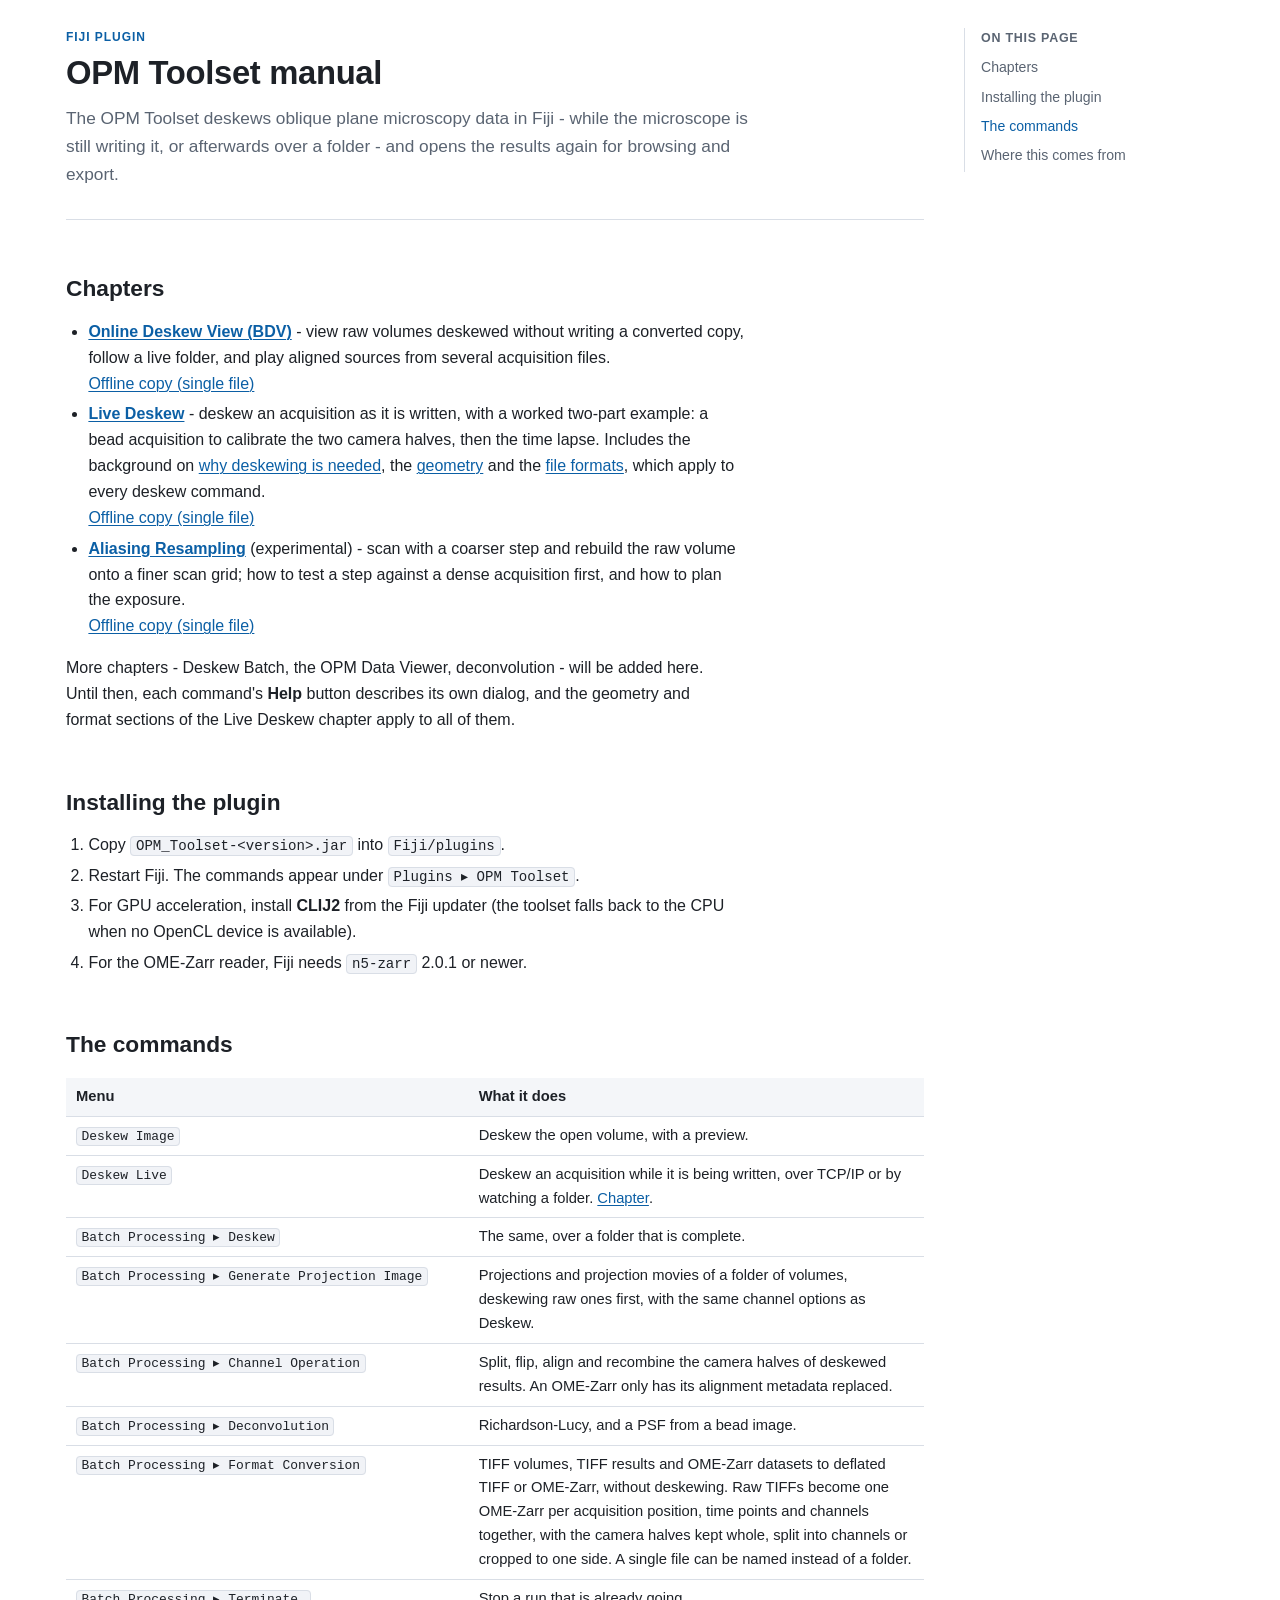
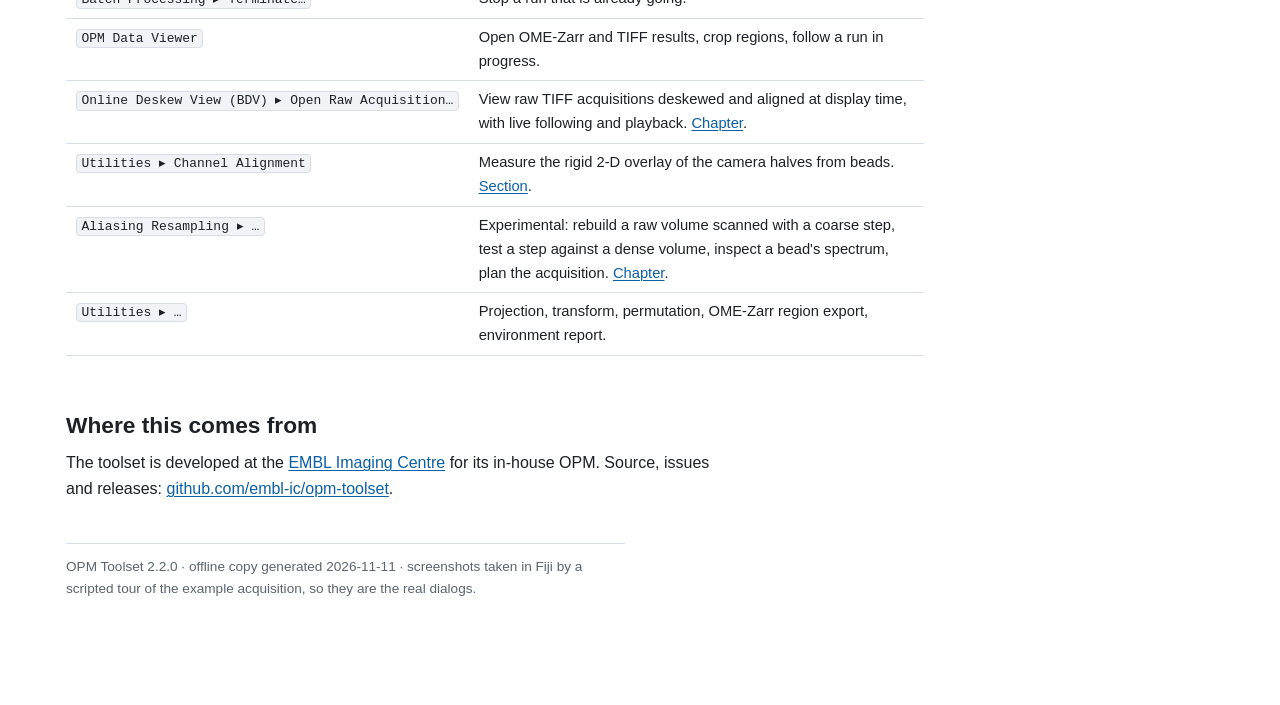
<file: docs/manual/download/opm-index-manual.html>
<!DOCTYPE html>
<html lang="en">
<head>
<meta charset="utf-8">
<meta name="viewport" content="width=device-width, initial-scale=1">
<title>OPM Toolset manual</title>
<meta name="description" content="User manual for the OPM Toolset Fiji plugin: deskewing oblique plane microscopy data, live and in batch.">
<link rel="icon" href="data:image/svg+xml;utf8,<svg xmlns='http://www.w3.org/2000/svg' viewBox='0 0 16 16'><text y='13' font-size='14'>🔬</text></svg>">
<style>
/* OPM Toolset manual - one stylesheet for every chapter.
   No web fonts and no CDN: the offline single-file build inlines this file as it is. */

:root {
    color-scheme: light dark;
    --bg: #ffffff;
    --bg-soft: #f4f6f9;
    --bg-code: #f1f3f7;
    --fg: #1d2127;
    --fg-soft: #5a6472;
    --line: #d9dee6;
    --accent: #0b5fa5;
    --accent-soft: #e7f0f9;
    --mark: #d62828;
    --note: #0b6b52;
    --note-bg: #e6f4ef;
    --warn: #96500a;
    --warn-bg: #fdf1e3;
    --radius: 8px;
    --measure: 74ch;
}

@media (prefers-color-scheme: dark) {
    :root:not([data-theme="light"]) {
        --bg: #14171c;
        --bg-soft: #1b1f26;
        --bg-code: #1e232b;
        --fg: #e6e9ee;
        --fg-soft: #a8b1be;
        --line: #2c333d;
        --accent: #6fb2f0;
        --accent-soft: #1c2938;
        --mark: #ff6b6b;
        --note: #6ed0ae;
        --note-bg: #16302a;
        --warn: #e5b169;
        --warn-bg: #2e2415;
    }
}

:root[data-theme="dark"] {
    --bg: #14171c;
    --bg-soft: #1b1f26;
    --bg-code: #1e232b;
    --fg: #e6e9ee;
    --fg-soft: #a8b1be;
    --line: #2c333d;
    --accent: #6fb2f0;
    --accent-soft: #1c2938;
    --mark: #ff6b6b;
    --note: #6ed0ae;
    --note-bg: #16302a;
    --warn: #e5b169;
    --warn-bg: #2e2415;
}

* { box-sizing: border-box; }

html { scroll-behavior: smooth; }

body {
    margin: 0;
    background: var(--bg);
    color: var(--fg);
    font: 16px/1.62 -apple-system, BlinkMacSystemFont, "Segoe UI", Roboto, Helvetica, Arial, sans-serif;
    -webkit-text-size-adjust: 100%;
}

.page {
    display: grid;
    grid-template-columns: minmax(0, 1fr) 250px;
    gap: 40px;
    max-width: 1180px;
    margin: 0 auto;
    padding: 28px 16px 96px;
    align-items: start;
}

main { min-width: 0; }

header.masthead {
    border-bottom: 1px solid var(--line);
    padding-bottom: 18px;
    margin-bottom: 8px;
}

header.masthead .eyebrow {
    text-transform: uppercase;
    letter-spacing: .08em;
    font-size: 12px;
    font-weight: 600;
    color: var(--accent);
    margin: 0 0 6px;
}

h1 { font-size: 2.05rem; line-height: 1.2; margin: 0 0 10px; letter-spacing: -0.01em; }
h2 { font-size: 1.42rem; margin: 2.4em 0 .5em; line-height: 1.25; scroll-margin-top: 16px; }
h3 { font-size: 1.1rem; margin: 1.8em 0 .4em; scroll-margin-top: 16px; }
h4 { font-size: 1rem; margin: 1.4em 0 .3em; }
h2 + h3 { margin-top: 1em; }

p, li { max-width: var(--measure); }
p { margin: .7em 0; }
.lede { font-size: 1.08rem; color: var(--fg-soft); }

a { color: var(--accent); text-decoration-thickness: 1px; text-underline-offset: 2px; }

code, kbd, .path {
    font-family: ui-monospace, SFMono-Regular, Menlo, Consolas, "Liberation Mono", monospace;
    font-size: .88em;
}

code, .path {
    background: var(--bg-code);
    border: 1px solid var(--line);
    border-radius: 4px;
    padding: .08em .34em;
    overflow-wrap: anywhere;
}

kbd {
    background: var(--bg-soft);
    border: 1px solid var(--line);
    border-bottom-width: 2px;
    border-radius: 4px;
    padding: .05em .4em;
}

pre {
    background: var(--bg-code);
    border: 1px solid var(--line);
    border-radius: var(--radius);
    padding: 12px 14px;
    overflow-x: auto;
    font-size: .86rem;
    line-height: 1.5;
}

pre code { background: none; border: 0; padding: 0; }

ul, ol { padding-left: 1.4em; }
li { margin: .3em 0; }

/* ---- table of contents ------------------------------------------------- */

nav.toc {
    position: sticky;
    top: 20px;
    font-size: .88rem;
    border-left: 1px solid var(--line);
    padding-left: 16px;
    max-height: calc(100vh - 44px);
    overflow-y: auto;
}

nav.toc p { font-weight: 600; margin: 0 0 .5em; font-size: .78rem; text-transform: uppercase; letter-spacing: .06em; color: var(--fg-soft); }
nav.toc ol { list-style: none; margin: 0; padding: 0; }
nav.toc li { margin: .18em 0; max-width: none; }
nav.toc li.sub { padding-left: 12px; font-size: .95em; }
nav.toc a { color: var(--fg-soft); text-decoration: none; display: block; padding: 2px 0; }
nav.toc a:hover, nav.toc a.active { color: var(--accent); }

/* ---- figures ----------------------------------------------------------- */

figure {
    margin: 1.4em 0;
    padding: 0;
}

figure img {
    display: block;
    max-width: 100%;
    height: auto;
    border-radius: 6px;
    background: var(--bg-soft);
    box-shadow: 0 1px 3px rgba(0, 0, 0, .18), 0 6px 18px rgba(0, 0, 0, .07);
}

figure.data img { box-shadow: none; border: 1px solid var(--line); }

figcaption {
    font-size: .88rem;
    color: var(--fg-soft);
    margin-top: .5em;
    max-width: var(--measure);
}

figure.wide { max-width: none; }
figure.narrow img { max-width: min(100%, 560px); }

/* ---- numbered callouts, matching the red badges in the screenshots ----- */

ol.callouts {
    list-style: none;
    margin: 1em 0;
    padding: 0;
    counter-reset: callout;
}

ol.callouts > li {
    counter-increment: callout;
    position: relative;
    padding-left: 34px;
    margin: .55em 0;
    max-width: var(--measure);
}

ol.callouts > li::before {
    content: counter(callout);
    position: absolute;
    left: 0;
    top: .18em;
    width: 22px;
    height: 22px;
    border-radius: 50%;
    background: var(--mark);
    color: #fff;
    font-size: 12px;
    font-weight: 700;
    line-height: 22px;
    text-align: center;
}

ol.callouts.letters > li::before { content: counter(callout, upper-alpha); }

/* ---- notes ------------------------------------------------------------- */

.note, .warn, .tip {
    border: 1px solid var(--line);
    border-left: 4px solid var(--note);
    background: var(--note-bg);
    border-radius: var(--radius);
    padding: 12px 16px;
    margin: 1.2em 0;
}

.note p:first-child, .warn p:first-child, .tip p:first-child { margin-top: 0; }
.note p:last-child, .warn p:last-child, .tip p:last-child { margin-bottom: 0; }
.warn { border-left-color: var(--warn); background: var(--warn-bg); }
.tip { border-left-color: var(--accent); background: var(--accent-soft); }

.note b, .warn b, .tip b { color: inherit; }

/* ---- tables ------------------------------------------------------------ */

.table-wrap { overflow-x: auto; margin: 1.2em 0; }

table {
    border-collapse: collapse;
    width: 100%;
    font-size: .92rem;
}

th, td {
    border-bottom: 1px solid var(--line);
    padding: 7px 10px;
    text-align: left;
    vertical-align: top;
}

th { background: var(--bg-soft); font-weight: 600; }
td code { white-space: nowrap; }

/* ---- steps ------------------------------------------------------------- */

.step-label {
    display: inline-block;
    font-size: .72rem;
    font-weight: 700;
    letter-spacing: .08em;
    text-transform: uppercase;
    color: var(--accent);
    background: var(--accent-soft);
    border-radius: 999px;
    padding: 2px 10px;
    margin-bottom: 4px;
}

.downloads {
    display: flex;
    flex-wrap: wrap;
    gap: 10px;
    margin: 1.4em 0;
}

.downloads a {
    display: inline-block;
    border: 1px solid var(--line);
    background: var(--bg-soft);
    border-radius: var(--radius);
    padding: 9px 14px;
    text-decoration: none;
    font-size: .92rem;
    font-weight: 600;
}

.downloads a:hover { border-color: var(--accent); }

.meta {
    font-size: .85rem;
    color: var(--fg-soft);
    border-top: 1px solid var(--line);
    margin-top: 3em;
    padding-top: 12px;
}

.menu-path {
    background: var(--bg-soft);
    border: 1px solid var(--line);
    border-radius: var(--radius);
    padding: 8px 12px;
    display: inline-block;
    font-weight: 600;
    font-size: .95rem;
}

@media (max-width: 900px) {
    .page { grid-template-columns: minmax(0, 1fr); gap: 0; }
    nav.toc {
        position: static;
        border-left: 0;
        border-top: 1px solid var(--line);
        padding: 14px 0 0;
        margin-bottom: 8px;
        max-height: none;
        order: -1;
    }
    nav.toc ol { columns: 2; column-gap: 20px; }
}

@media print {
    nav.toc, .downloads { display: none; }
    body { font-size: 11pt; }
    figure img { box-shadow: none; border: 1px solid #ccc; }
    a { color: inherit; }
}

</style>
</head>
<body>
<div class="page">
<main>
<header class="masthead">
    <p class="eyebrow">Fiji plugin</p>
    <h1>OPM Toolset manual</h1>
    <p class="lede">The OPM Toolset deskews oblique plane microscopy data in Fiji - while the
        microscope is still writing it, or afterwards over a folder - and opens the results
        again for browsing and export.</p>
</header>

<h2 id="chapters">Chapters</h2>

<ul>
    <li><a href="opm-online-deskew-manual.html"><b>Online Deskew View (BDV)</b></a> - view raw volumes deskewed without writing a
        converted copy, follow a live folder, and play aligned sources from several acquisition files.
        <br><a href="opm-online-deskew-manual.html" download>Offline copy (single file)</a></li>
    <li><a href="opm-live-deskew-manual.html"><b>Live Deskew</b></a> - deskew an acquisition as it is
        written, with a worked two-part example: a bead acquisition to calibrate the two camera
        halves, then the time lapse. Includes the background on
        <a href="opm-live-deskew-manual.html#why">why deskewing is needed</a>, the
        <a href="opm-live-deskew-manual.html#geometry">geometry</a> and the
        <a href="opm-live-deskew-manual.html#formats">file formats</a>, which apply to every deskew command.
        <br><a href="opm-live-deskew-manual.html" download>Offline copy (single file)</a></li>
    <li><a href="opm-aliasing-resampling-manual.html"><b>Aliasing Resampling</b></a> (experimental) - scan with
        a coarser step and rebuild the raw volume onto a finer scan grid; how to test a step against
        a dense acquisition first, and how to plan the exposure.
        <br><a href="opm-aliasing-resampling-manual.html" download>Offline copy (single file)</a></li>
</ul>

<p>More chapters - Deskew Batch, the OPM Data Viewer, deconvolution - will be added here. Until
then, each command's <b>Help</b> button describes its own dialog, and the geometry and format
sections of the Live Deskew chapter apply to all of them.</p>

<h2 id="install">Installing the plugin</h2>

<ol>
    <li>Copy <code>OPM_Toolset-&lt;version&gt;.jar</code> into <code>Fiji/plugins</code>.</li>
    <li>Restart Fiji. The commands appear under <code>Plugins ▸ OPM Toolset</code>.</li>
    <li>For GPU acceleration, install <b>CLIJ2</b> from the Fiji updater (the toolset falls back to
        the CPU when no OpenCL device is available).</li>
    <li>For the OME-Zarr reader, Fiji needs <code>n5-zarr</code> 2.0.1 or newer.</li>
</ol>

<h2 id="commands">The commands</h2>

<div class="table-wrap">
<table>
    <thead><tr><th>Menu</th><th>What it does</th></tr></thead>
    <tbody>
    <tr><td><code>Deskew Image</code></td><td>Deskew the open volume, with a preview.</td></tr>
    <tr><td><code>Deskew Live</code></td><td>Deskew an acquisition while it is being written, over
        TCP/IP or by watching a folder. <a href="opm-live-deskew-manual.html">Chapter</a>.</td></tr>
    <tr><td><code>Batch Processing ▸ Deskew</code></td><td>The same, over a folder that is
        complete.</td></tr>
    <tr><td><code>Batch Processing ▸ Generate Projection Image</code></td><td>Projections and
        projection movies of a folder of volumes, deskewing raw ones first, with the same channel
        options as Deskew.</td></tr>
    <tr><td><code>Batch Processing ▸ Channel Operation</code></td><td>Split, flip, align and
        recombine the camera halves of deskewed results. An OME-Zarr only has its alignment
        metadata replaced.</td></tr>
    <tr><td><code>Batch Processing ▸ Deconvolution</code></td><td>Richardson-Lucy, and a PSF from a
        bead image.</td></tr>
    <tr><td><code>Batch Processing ▸ Format Conversion</code></td><td>TIFF volumes, TIFF results
        and OME-Zarr datasets to deflated TIFF or OME-Zarr, without deskewing. Raw TIFFs become one
        OME-Zarr per acquisition position, time points and channels together, with the camera
        halves kept whole, split into channels or cropped to one side. A single file can be named
        instead of a folder.</td></tr>
    <tr><td><code>Batch Processing ▸ Terminate…</code></td><td>Stop a run that is already
        going.</td></tr>
    <tr><td><code>OPM Data Viewer</code></td><td>Open OME-Zarr and TIFF results, crop regions,
        follow a run in progress.</td></tr>
    <tr><td><code>Online Deskew View (BDV) ▸ Open Raw Acquisition…</code></td><td>View raw TIFF acquisitions deskewed
        and aligned at display time, with live following and playback. <a href="opm-online-deskew-manual.html">Chapter</a>.</td></tr>
    <tr><td><code>Utilities ▸ Channel Alignment</code></td><td>Measure the rigid 2-D overlay of the
        camera halves from beads.
        <a href="opm-live-deskew-manual.html#alignment">Section</a>.</td></tr>
    <tr><td><code>Aliasing Resampling ▸ …</code></td><td>Experimental: rebuild a raw volume scanned
        with a coarse step, test a step against a dense volume, inspect a bead's spectrum, plan the
        acquisition. <a href="opm-aliasing-resampling-manual.html">Chapter</a>.</td></tr>
    <tr><td><code>Utilities ▸ …</code></td><td>Projection, transform, permutation, OME-Zarr
        region export, environment report.</td></tr>
    </tbody>
</table>
</div>

<h2 id="contact">Where this comes from</h2>

<p>The toolset is developed at the <a href="https://www.embl.org/about/info/imaging-centre/">EMBL
Imaging Centre</a> for its in-house OPM. Source, issues and releases:
<a href="https://github.com/embl-ic/opm-toolset">github.com/embl-ic/opm-toolset</a>.</p>
<p class="meta">OPM Toolset 2.2.0 · offline copy generated 2026-11-11 ·
screenshots taken in Fiji by a scripted tour of the
example acquisition, so they are the real dialogs.</p>
</main>
<nav class="toc"><p>On this page</p><ol><li><a href="#chapters">Chapters</a></li><li><a href="#install">Installing the plugin</a></li><li><a href="#commands">The commands</a></li><li><a href="#contact">Where this comes from</a></li></ol></nav>
</div>
<script>
/* Mark the section the reader is in. No dependencies, and harmless if it does not run. */
(function () {
    var links = [].slice.call(document.querySelectorAll('nav.toc a'));
    if (!links.length || !('IntersectionObserver' in window)) return;
    var byId = {};
    links.forEach(function (a) { byId[a.getAttribute('href').slice(1)] = a; });
    var seen = new IntersectionObserver(function (entries) {
        entries.forEach(function (entry) {
            var link = byId[entry.target.id];
            if (!link) return;
            if (entry.isIntersecting) {
                links.forEach(function (a) { a.classList.remove('active'); });
                link.classList.add('active');
            }
        });
    }, { rootMargin: '-10% 0px -80% 0px' });
    Object.keys(byId).forEach(function (id) {
        var target = document.getElementById(id);
        if (target) seen.observe(target);
    });
})();
</script>
</body>
</html>
</file>
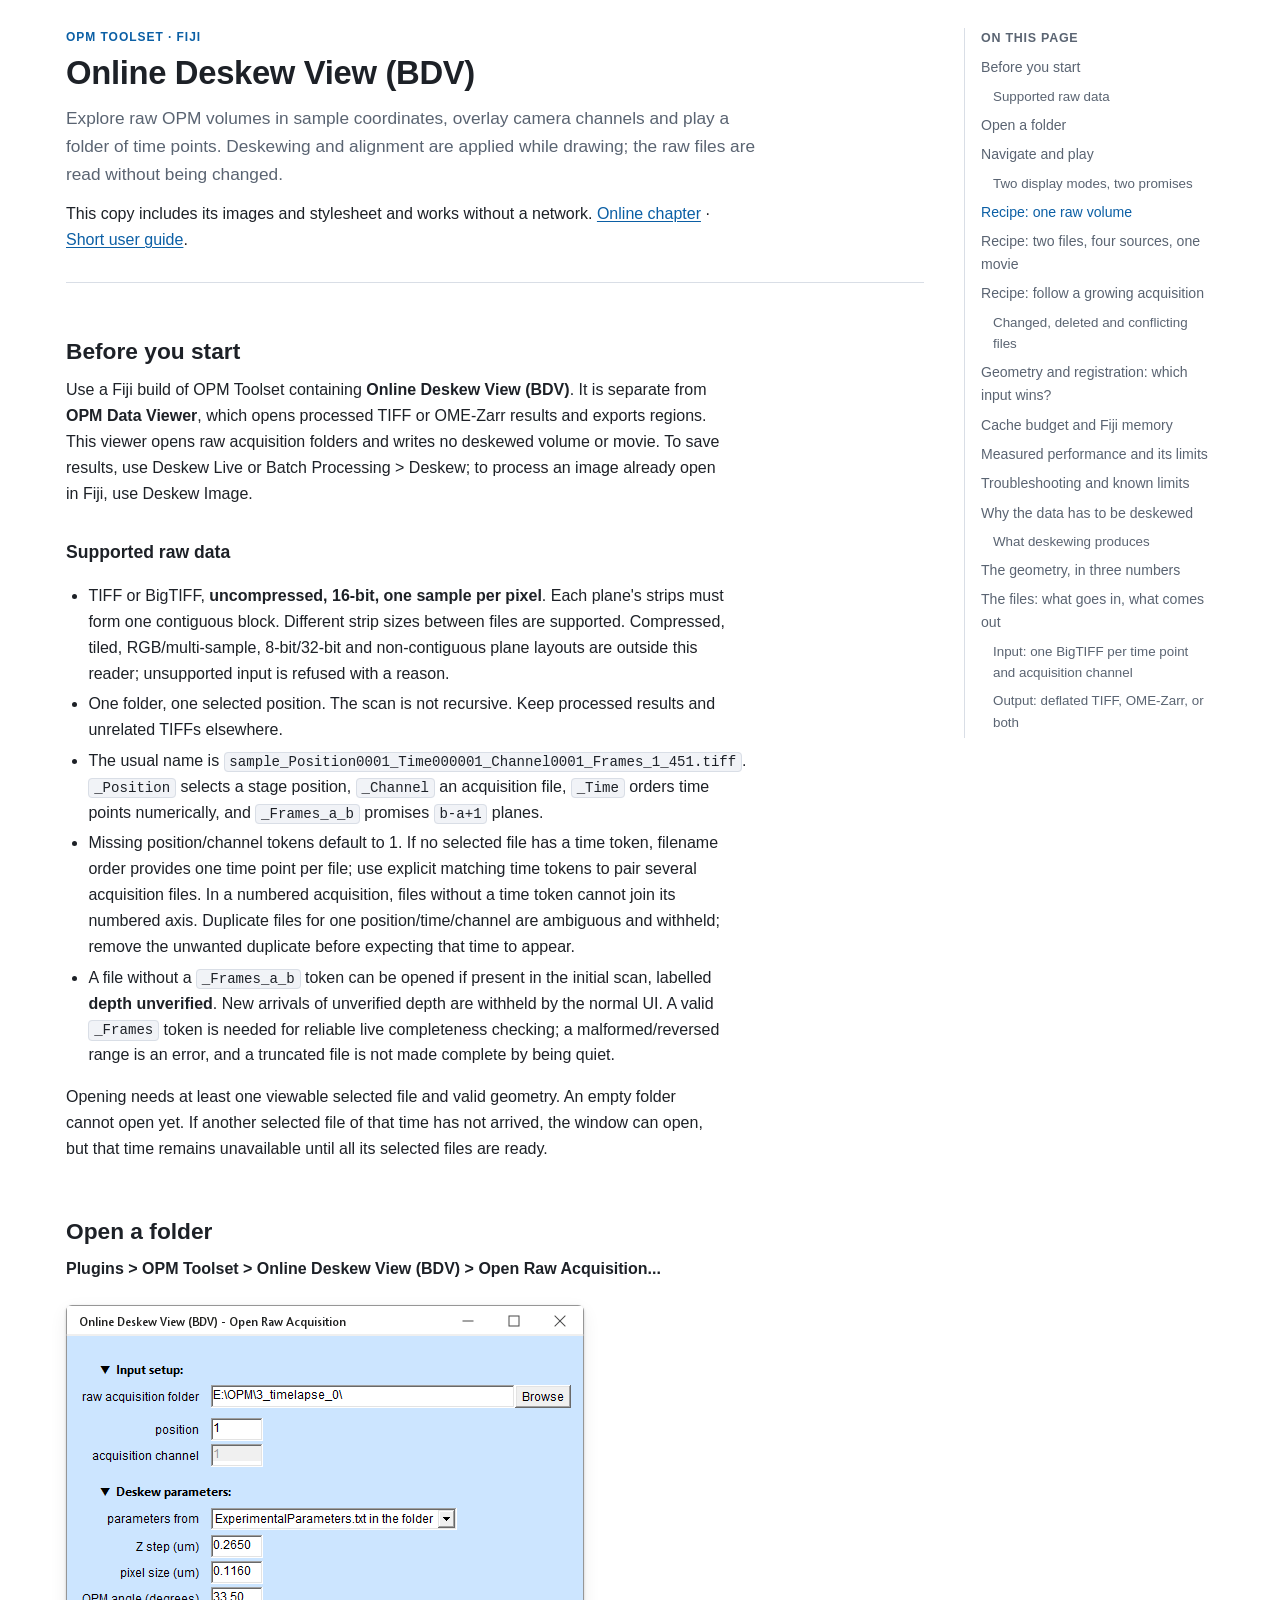
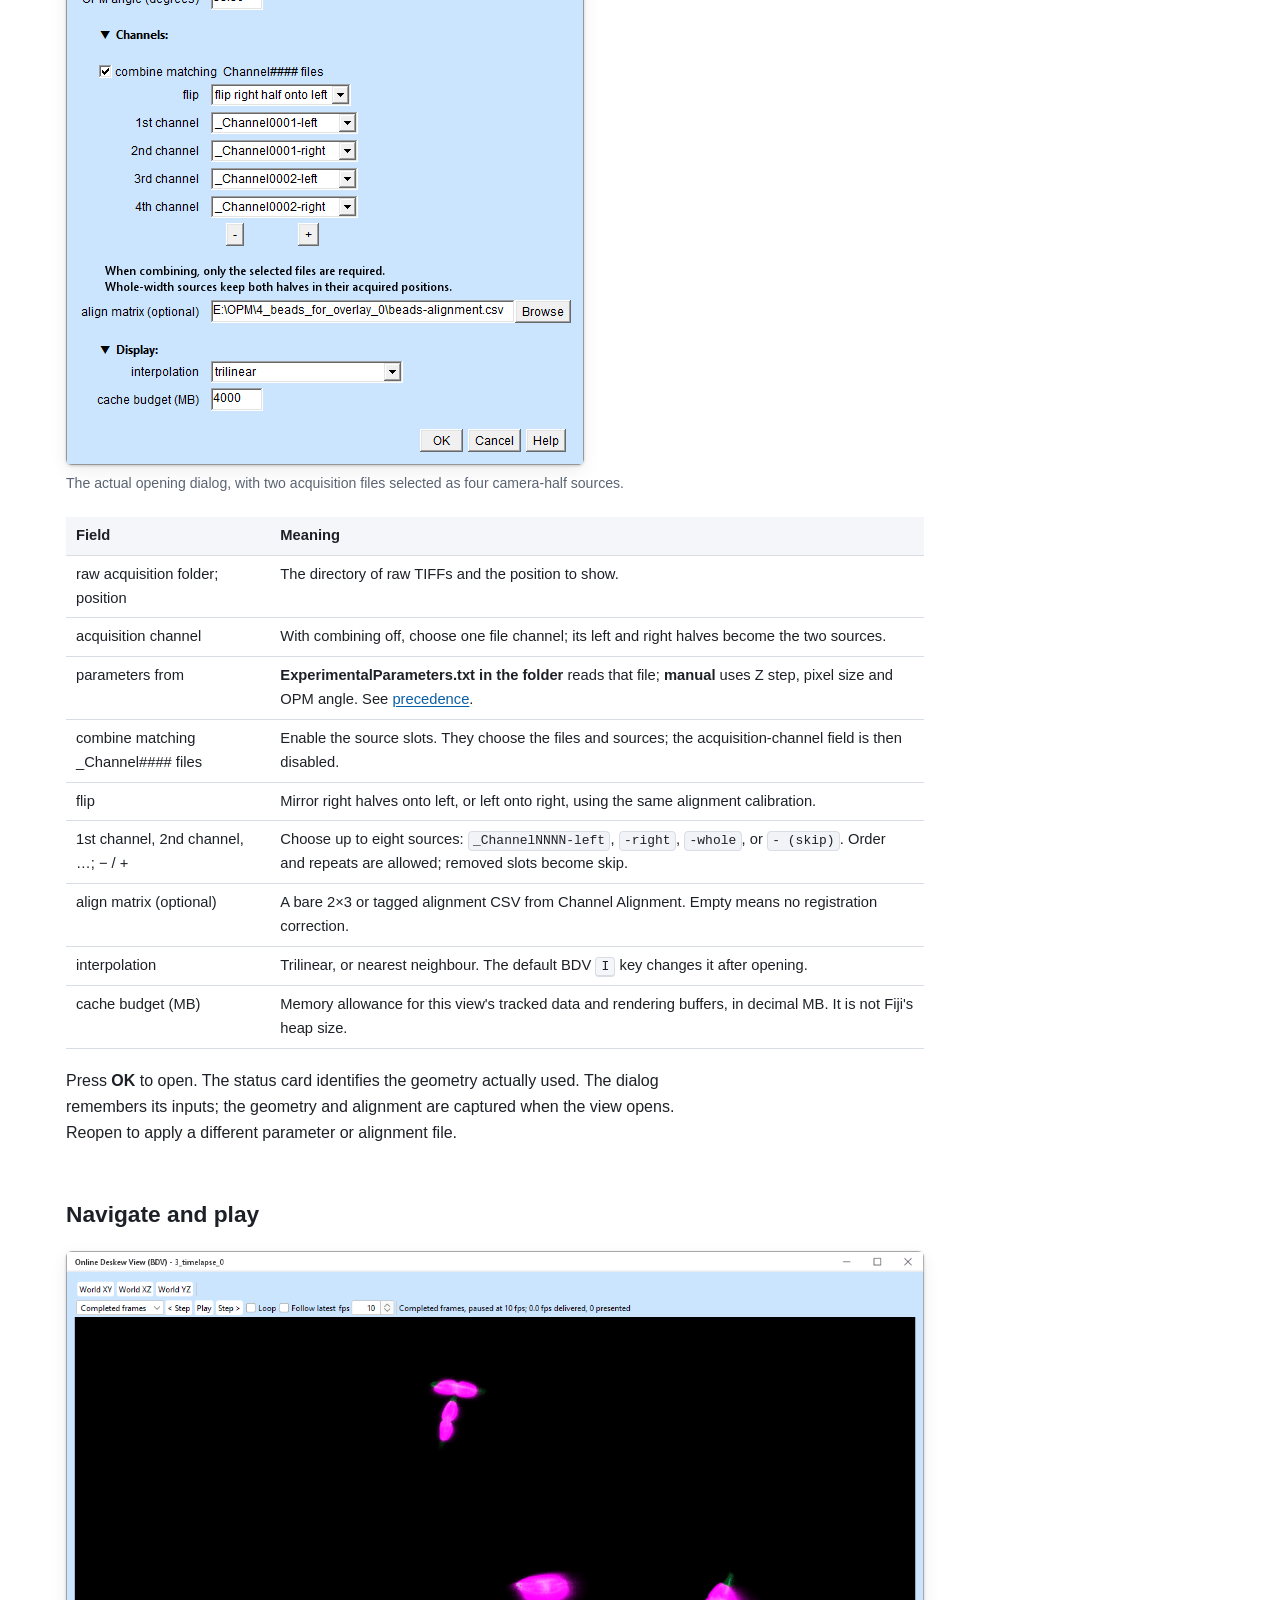
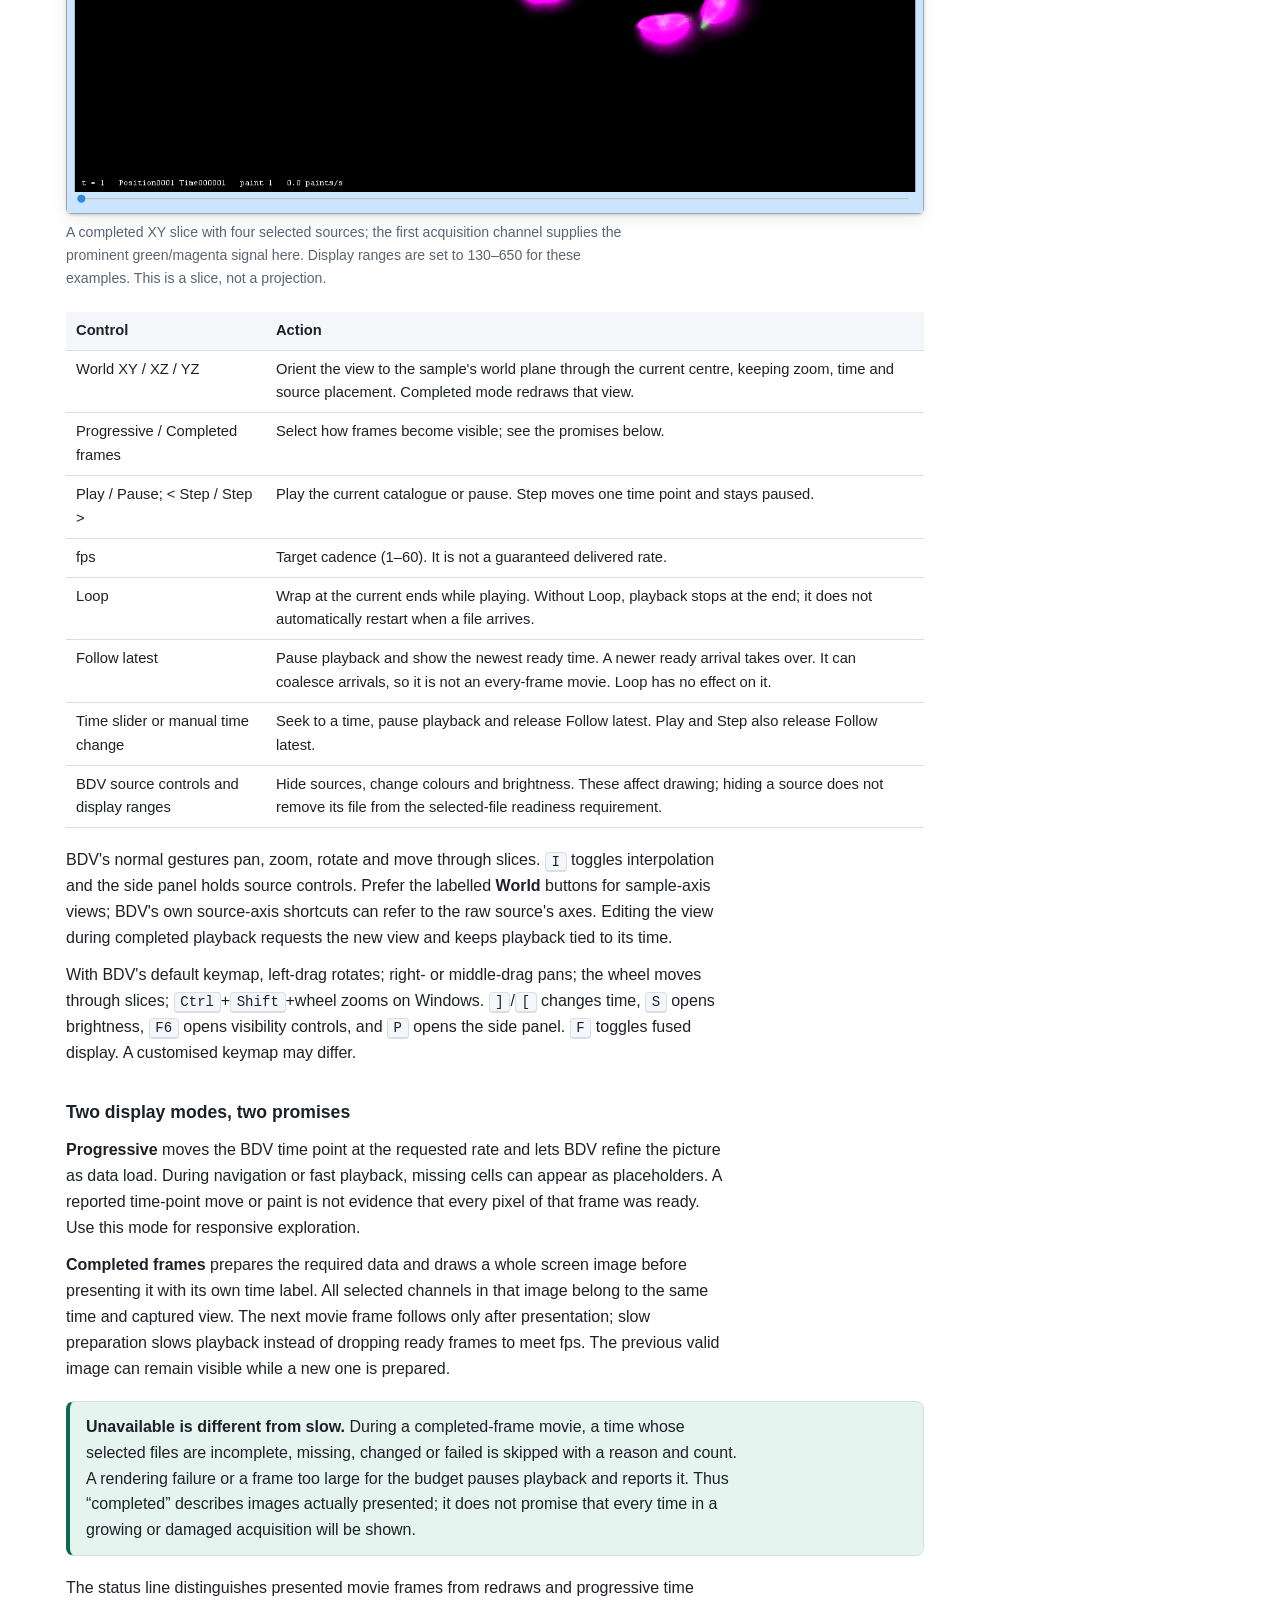
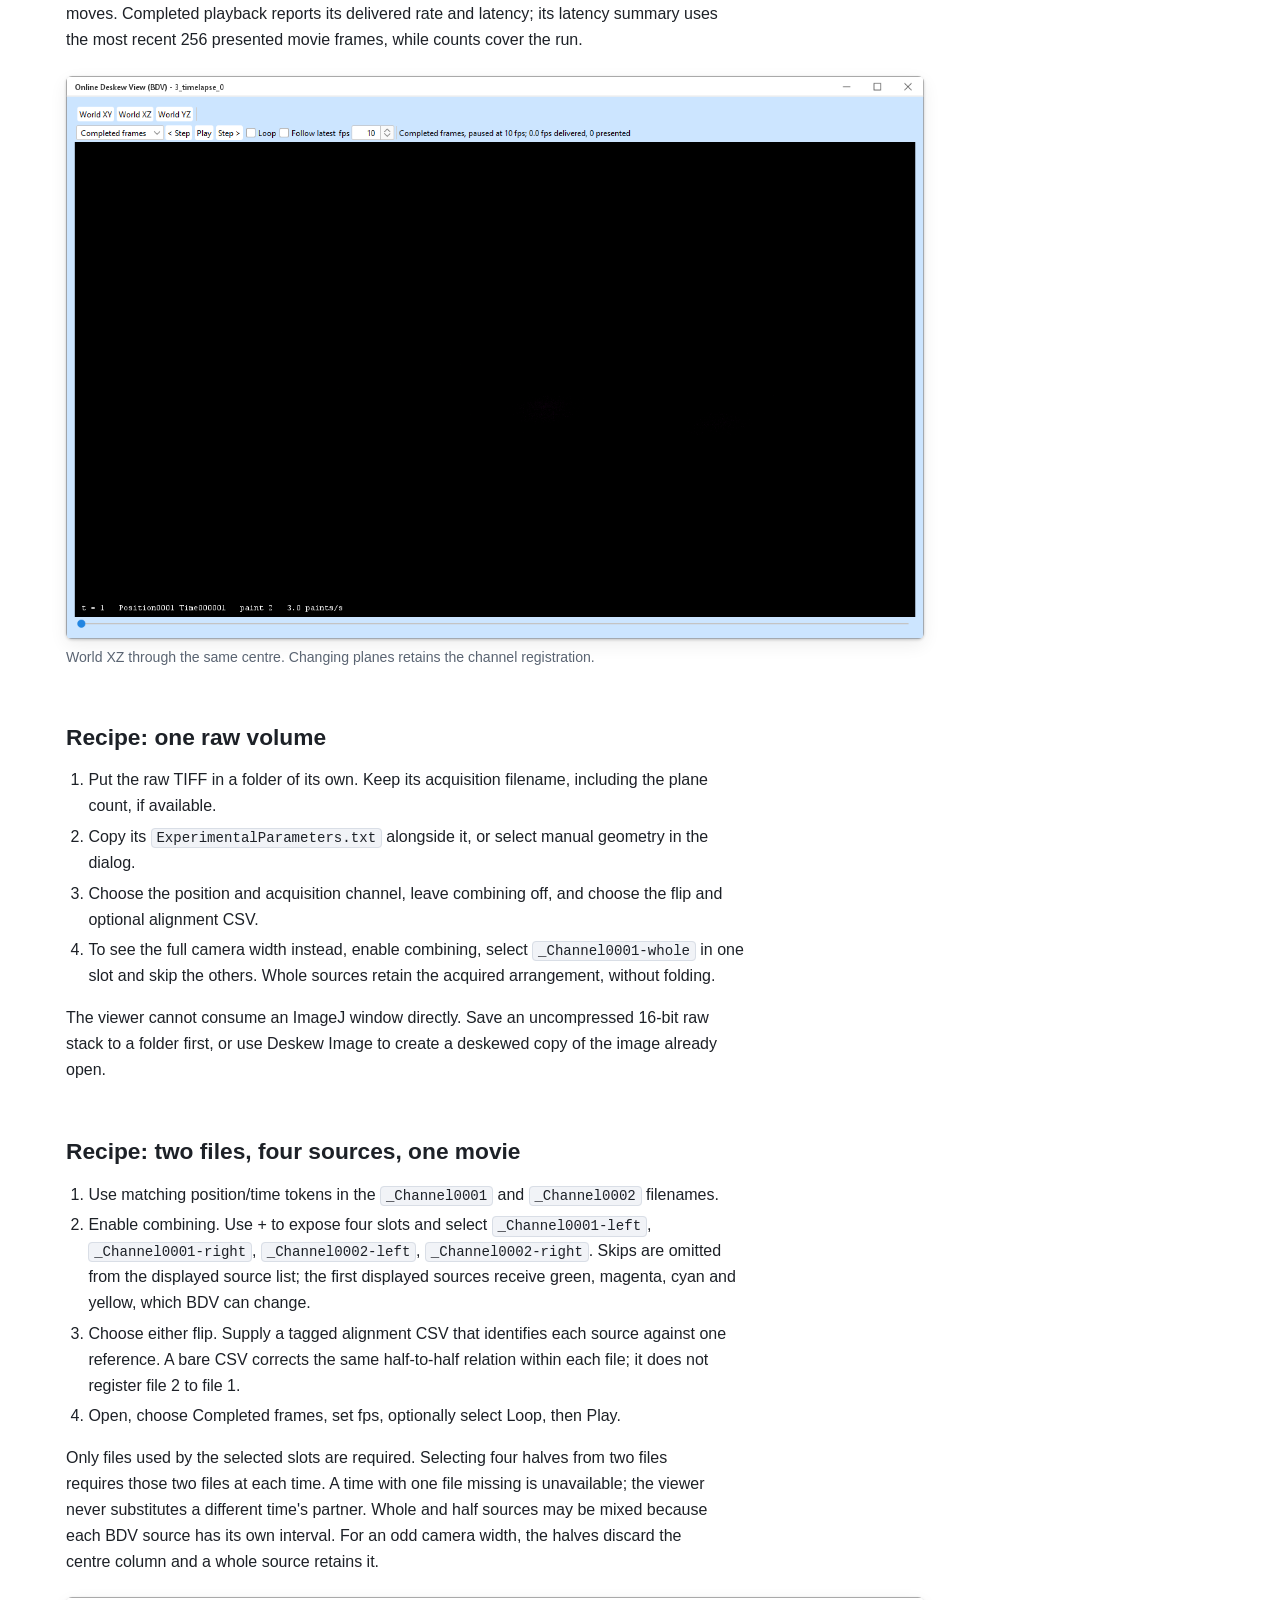
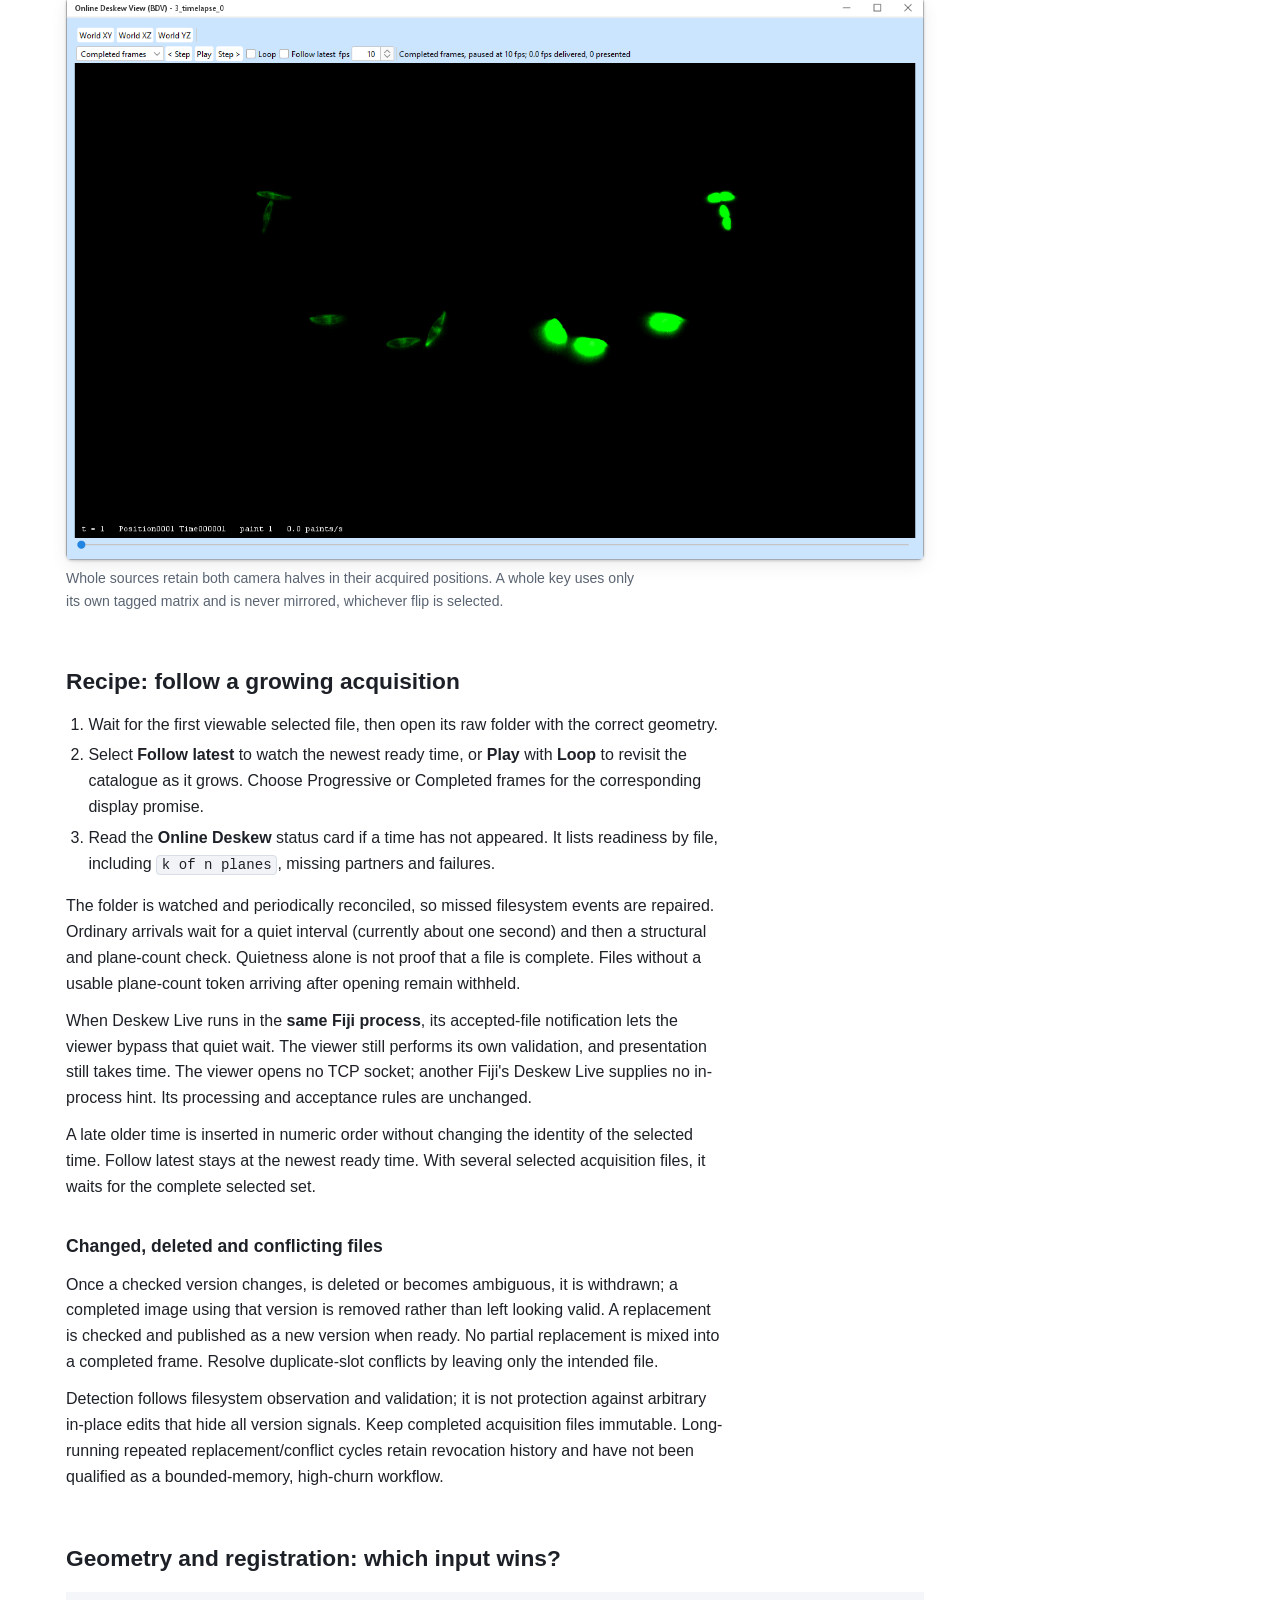
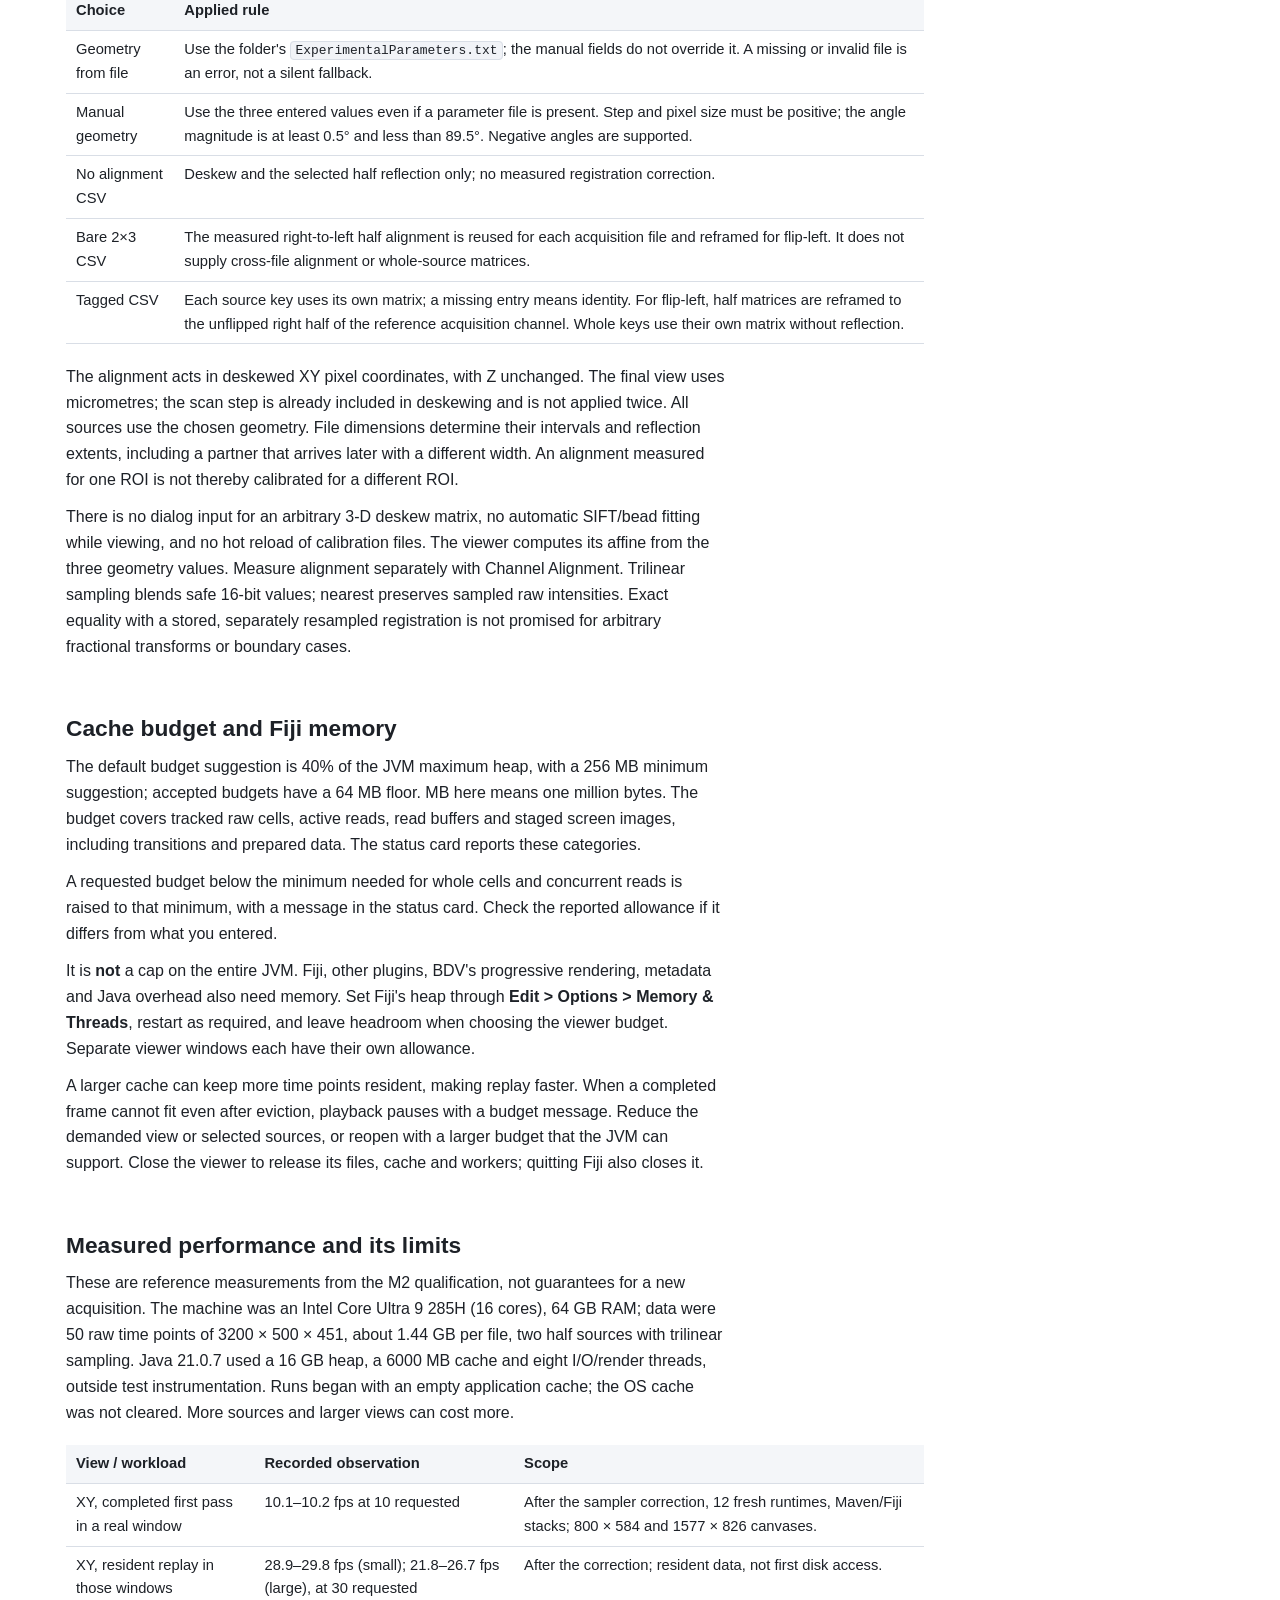
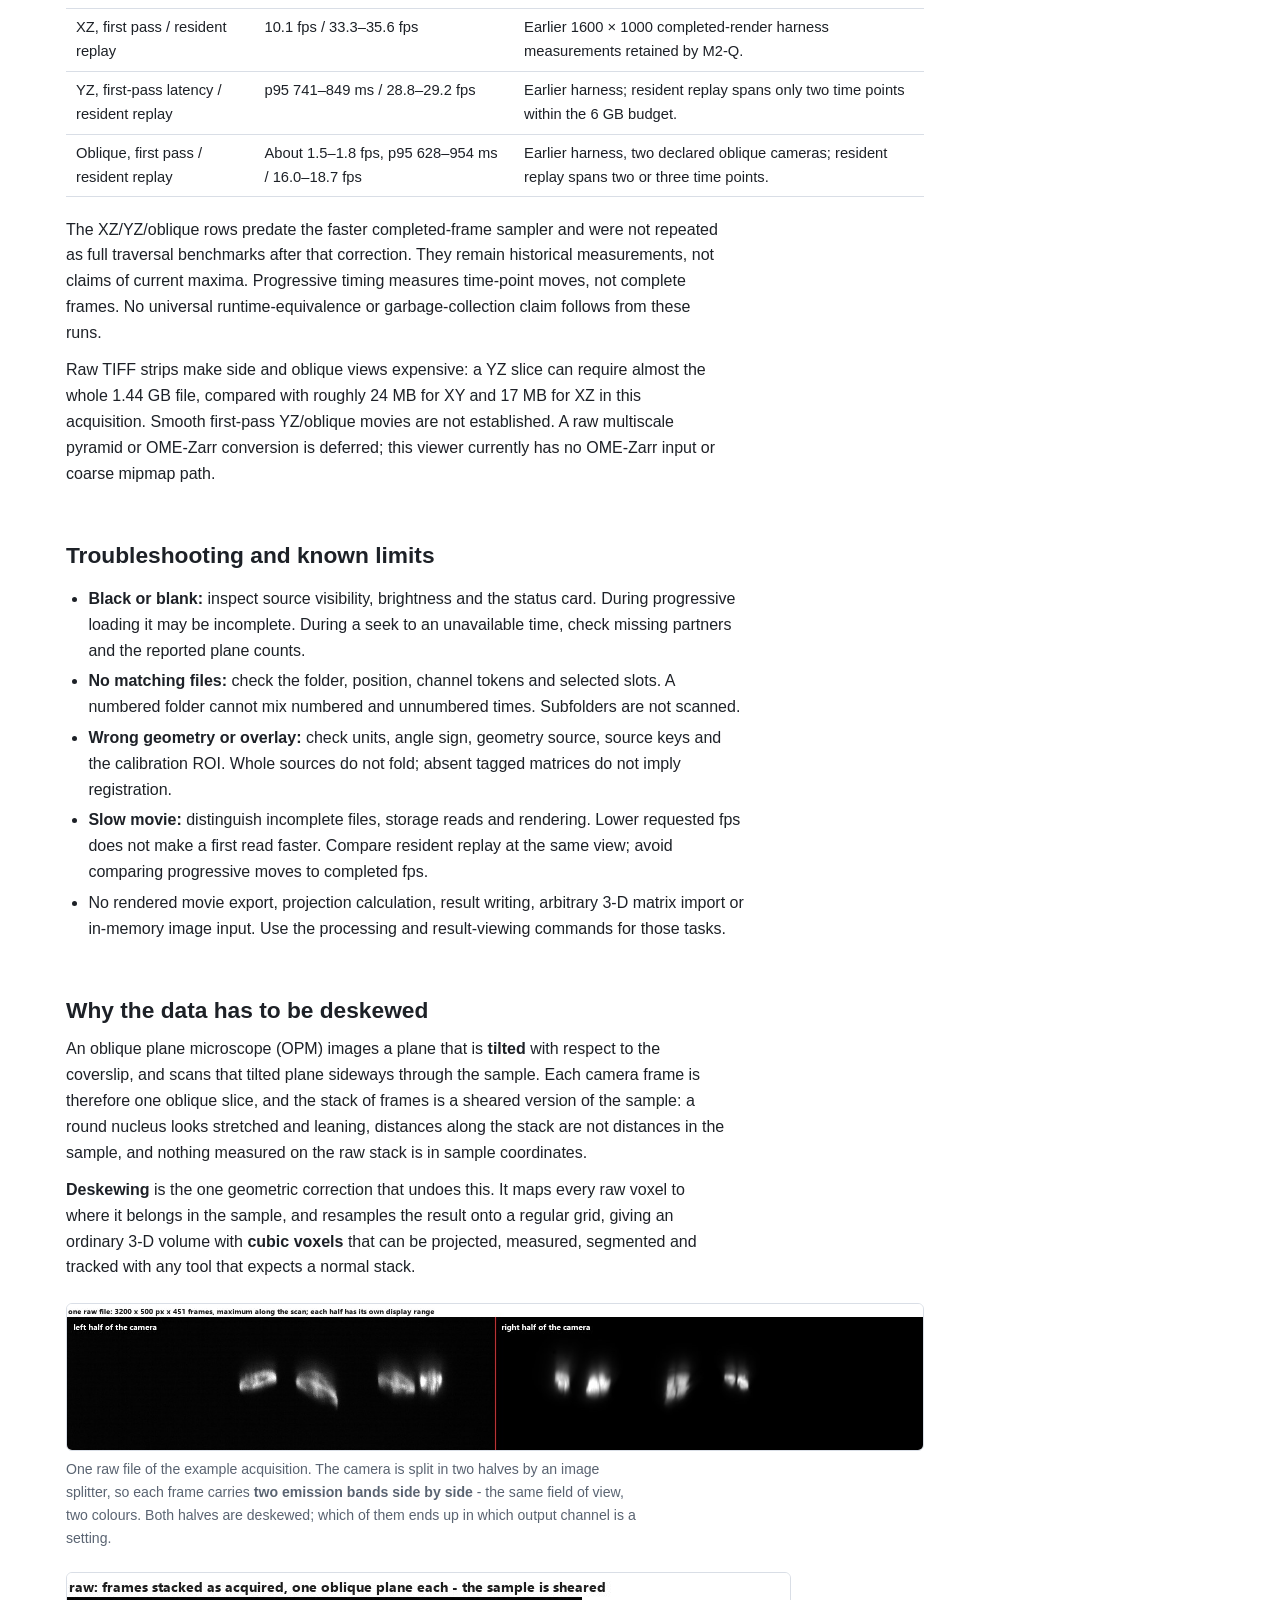
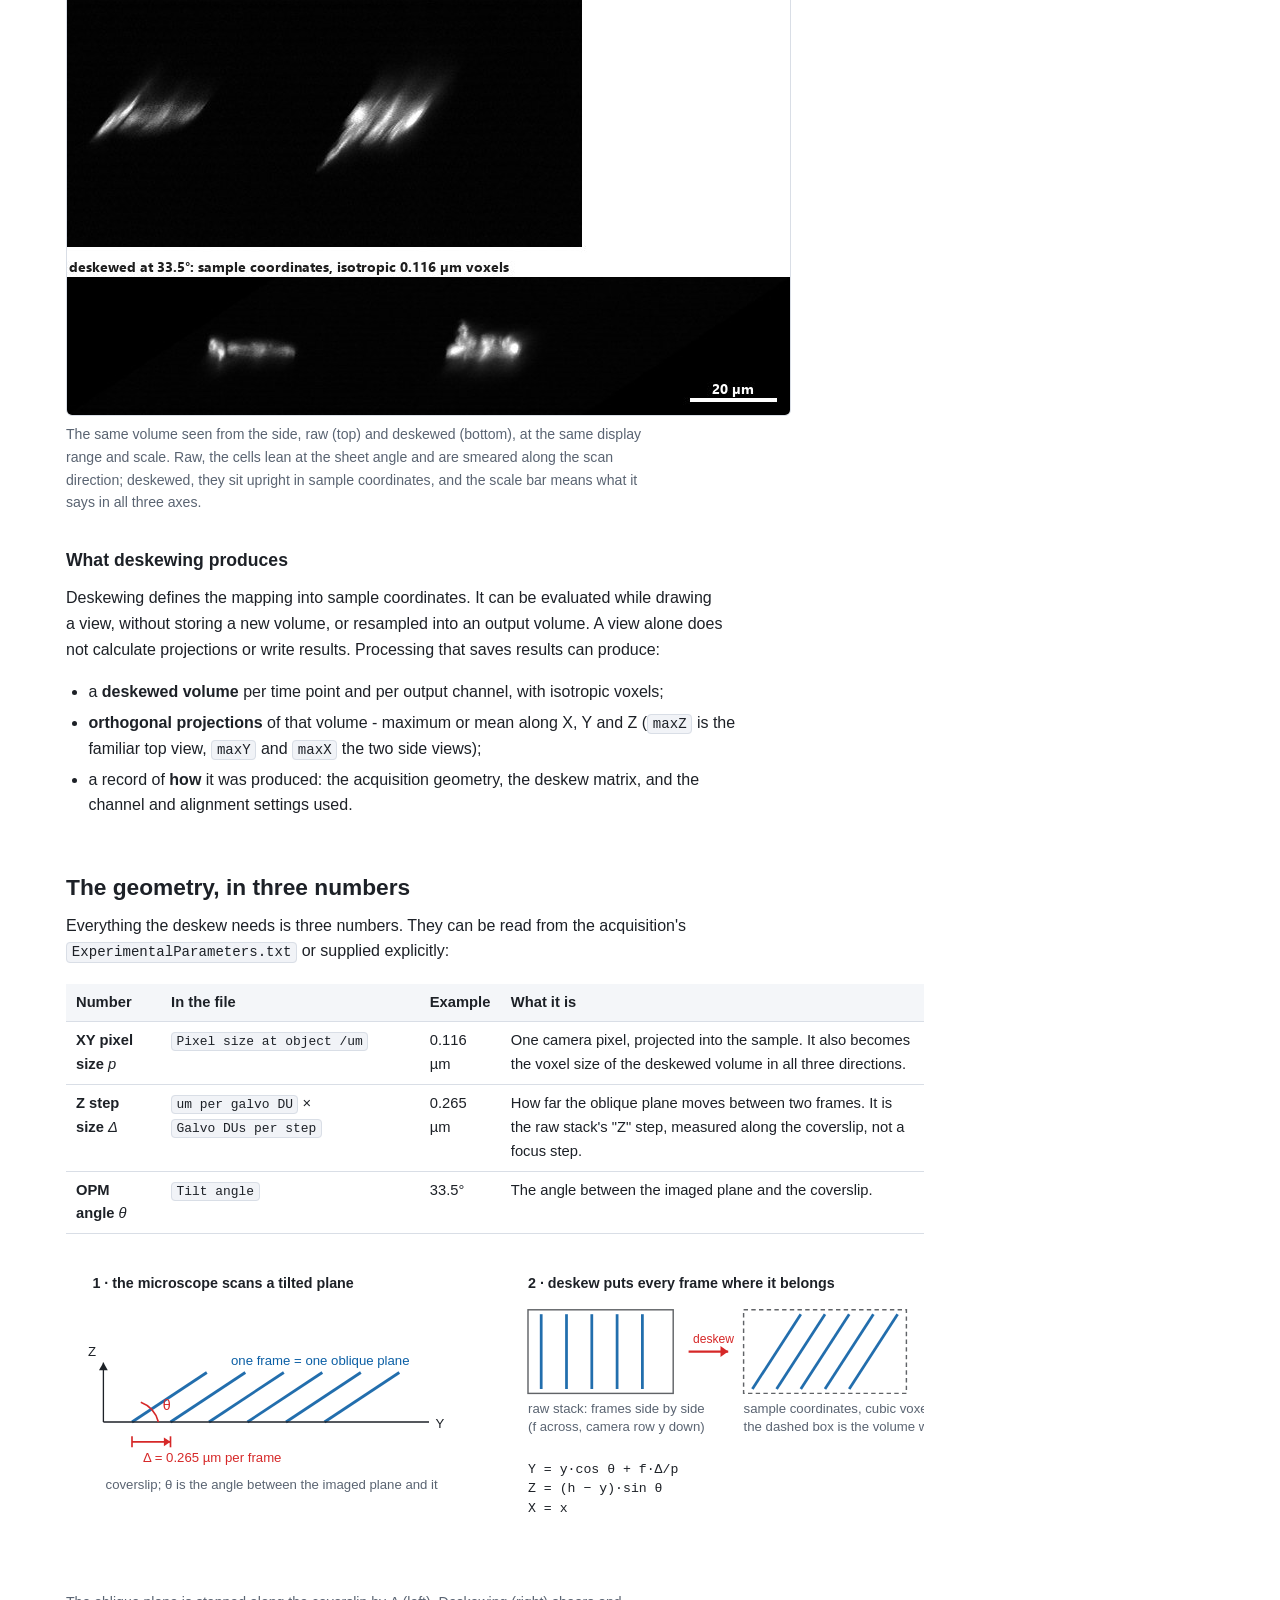
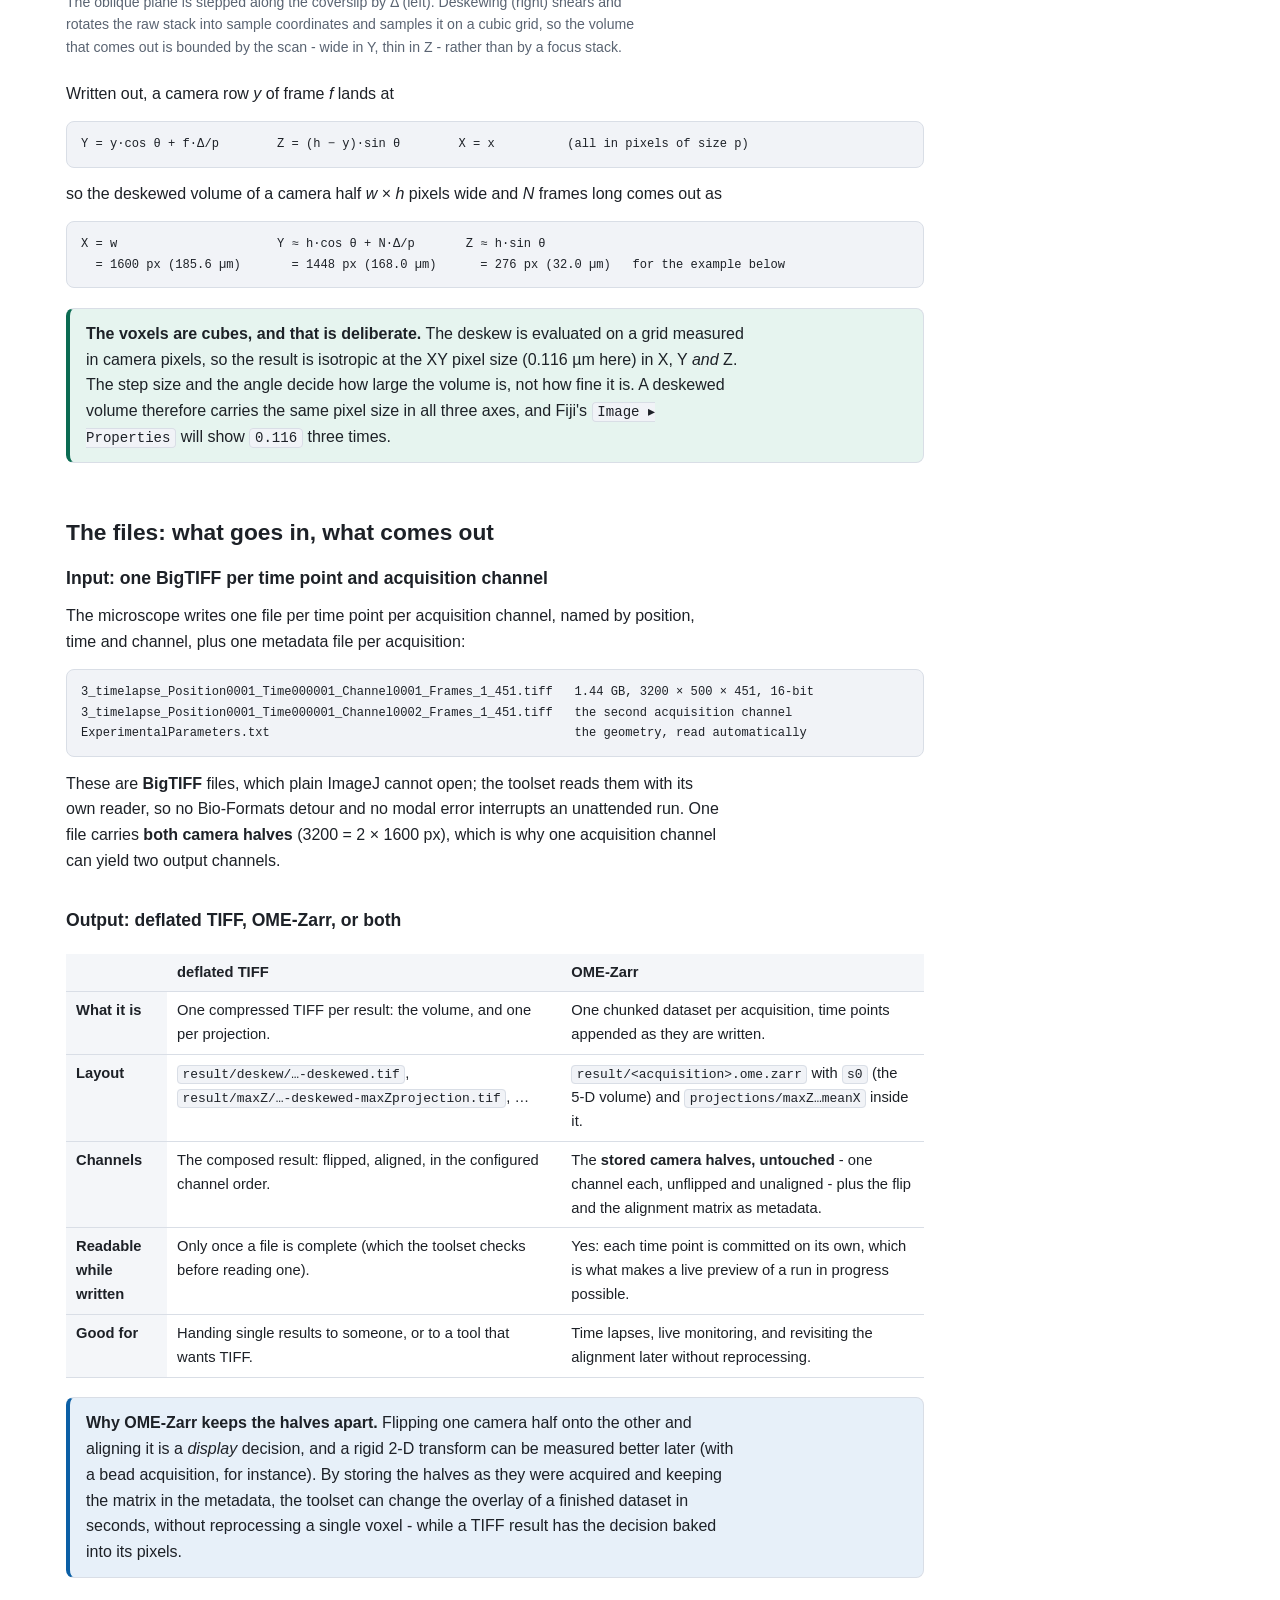
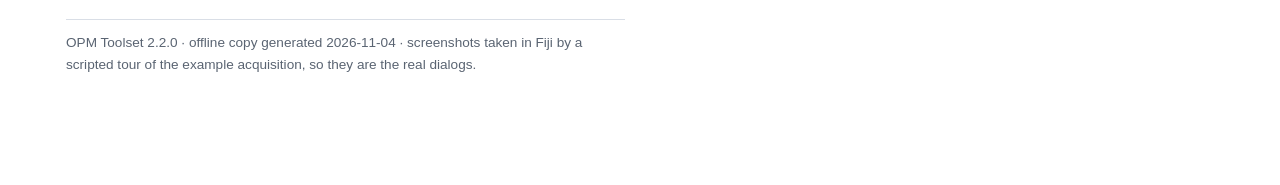
<file: docs/manual/download/opm-online-deskew-manual.html>
<!DOCTYPE html>
<html lang="en">
<head>
<meta charset="utf-8">
<meta name="viewport" content="width=device-width, initial-scale=1">
<title>Online Deskew View (BDV) - OPM Toolset manual</title>
<meta name="description" content="View raw OPM TIFF volumes deskewed in BigDataViewer, follow a growing acquisition, and play aligned channels without writing a deskewed copy.">
<link rel="icon" href="data:image/svg+xml;utf8,<svg xmlns='http://www.w3.org/2000/svg' viewBox='0 0 16 16'><text y='13' font-size='14'>🔬</text></svg>">
<style>
/* OPM Toolset manual - one stylesheet for every chapter.
   No web fonts and no CDN: the offline single-file build inlines this file as it is. */

:root {
    color-scheme: light dark;
    --bg: #ffffff;
    --bg-soft: #f4f6f9;
    --bg-code: #f1f3f7;
    --fg: #1d2127;
    --fg-soft: #5a6472;
    --line: #d9dee6;
    --accent: #0b5fa5;
    --accent-soft: #e7f0f9;
    --mark: #d62828;
    --note: #0b6b52;
    --note-bg: #e6f4ef;
    --warn: #96500a;
    --warn-bg: #fdf1e3;
    --radius: 8px;
    --measure: 74ch;
}

@media (prefers-color-scheme: dark) {
    :root:not([data-theme="light"]) {
        --bg: #14171c;
        --bg-soft: #1b1f26;
        --bg-code: #1e232b;
        --fg: #e6e9ee;
        --fg-soft: #a8b1be;
        --line: #2c333d;
        --accent: #6fb2f0;
        --accent-soft: #1c2938;
        --mark: #ff6b6b;
        --note: #6ed0ae;
        --note-bg: #16302a;
        --warn: #e5b169;
        --warn-bg: #2e2415;
    }
}

:root[data-theme="dark"] {
    --bg: #14171c;
    --bg-soft: #1b1f26;
    --bg-code: #1e232b;
    --fg: #e6e9ee;
    --fg-soft: #a8b1be;
    --line: #2c333d;
    --accent: #6fb2f0;
    --accent-soft: #1c2938;
    --mark: #ff6b6b;
    --note: #6ed0ae;
    --note-bg: #16302a;
    --warn: #e5b169;
    --warn-bg: #2e2415;
}

* { box-sizing: border-box; }

html { scroll-behavior: smooth; }

body {
    margin: 0;
    background: var(--bg);
    color: var(--fg);
    font: 16px/1.62 -apple-system, BlinkMacSystemFont, "Segoe UI", Roboto, Helvetica, Arial, sans-serif;
    -webkit-text-size-adjust: 100%;
}

.page {
    display: grid;
    grid-template-columns: minmax(0, 1fr) 250px;
    gap: 40px;
    max-width: 1180px;
    margin: 0 auto;
    padding: 28px 16px 96px;
    align-items: start;
}

main { min-width: 0; }

header.masthead {
    border-bottom: 1px solid var(--line);
    padding-bottom: 18px;
    margin-bottom: 8px;
}

header.masthead .eyebrow {
    text-transform: uppercase;
    letter-spacing: .08em;
    font-size: 12px;
    font-weight: 600;
    color: var(--accent);
    margin: 0 0 6px;
}

h1 { font-size: 2.05rem; line-height: 1.2; margin: 0 0 10px; letter-spacing: -0.01em; }
h2 { font-size: 1.42rem; margin: 2.4em 0 .5em; line-height: 1.25; scroll-margin-top: 16px; }
h3 { font-size: 1.1rem; margin: 1.8em 0 .4em; scroll-margin-top: 16px; }
h4 { font-size: 1rem; margin: 1.4em 0 .3em; }
h2 + h3 { margin-top: 1em; }

p, li { max-width: var(--measure); }
p { margin: .7em 0; }
.lede { font-size: 1.08rem; color: var(--fg-soft); }

a { color: var(--accent); text-decoration-thickness: 1px; text-underline-offset: 2px; }

code, kbd, .path {
    font-family: ui-monospace, SFMono-Regular, Menlo, Consolas, "Liberation Mono", monospace;
    font-size: .88em;
}

code, .path {
    background: var(--bg-code);
    border: 1px solid var(--line);
    border-radius: 4px;
    padding: .08em .34em;
    overflow-wrap: anywhere;
}

kbd {
    background: var(--bg-soft);
    border: 1px solid var(--line);
    border-bottom-width: 2px;
    border-radius: 4px;
    padding: .05em .4em;
}

pre {
    background: var(--bg-code);
    border: 1px solid var(--line);
    border-radius: var(--radius);
    padding: 12px 14px;
    overflow-x: auto;
    font-size: .86rem;
    line-height: 1.5;
}

pre code { background: none; border: 0; padding: 0; }

ul, ol { padding-left: 1.4em; }
li { margin: .3em 0; }

/* ---- table of contents ------------------------------------------------- */

nav.toc {
    position: sticky;
    top: 20px;
    font-size: .88rem;
    border-left: 1px solid var(--line);
    padding-left: 16px;
    max-height: calc(100vh - 44px);
    overflow-y: auto;
}

nav.toc p { font-weight: 600; margin: 0 0 .5em; font-size: .78rem; text-transform: uppercase; letter-spacing: .06em; color: var(--fg-soft); }
nav.toc ol { list-style: none; margin: 0; padding: 0; }
nav.toc li { margin: .18em 0; max-width: none; }
nav.toc li.sub { padding-left: 12px; font-size: .95em; }
nav.toc a { color: var(--fg-soft); text-decoration: none; display: block; padding: 2px 0; }
nav.toc a:hover, nav.toc a.active { color: var(--accent); }

/* ---- figures ----------------------------------------------------------- */

figure {
    margin: 1.4em 0;
    padding: 0;
}

figure img {
    display: block;
    max-width: 100%;
    height: auto;
    border-radius: 6px;
    background: var(--bg-soft);
    box-shadow: 0 1px 3px rgba(0, 0, 0, .18), 0 6px 18px rgba(0, 0, 0, .07);
}

figure.data img { box-shadow: none; border: 1px solid var(--line); }

figcaption {
    font-size: .88rem;
    color: var(--fg-soft);
    margin-top: .5em;
    max-width: var(--measure);
}

figure.wide { max-width: none; }
figure.narrow img { max-width: min(100%, 560px); }

/* ---- numbered callouts, matching the red badges in the screenshots ----- */

ol.callouts {
    list-style: none;
    margin: 1em 0;
    padding: 0;
    counter-reset: callout;
}

ol.callouts > li {
    counter-increment: callout;
    position: relative;
    padding-left: 34px;
    margin: .55em 0;
    max-width: var(--measure);
}

ol.callouts > li::before {
    content: counter(callout);
    position: absolute;
    left: 0;
    top: .18em;
    width: 22px;
    height: 22px;
    border-radius: 50%;
    background: var(--mark);
    color: #fff;
    font-size: 12px;
    font-weight: 700;
    line-height: 22px;
    text-align: center;
}

ol.callouts.letters > li::before { content: counter(callout, upper-alpha); }

/* ---- notes ------------------------------------------------------------- */

.note, .warn, .tip {
    border: 1px solid var(--line);
    border-left: 4px solid var(--note);
    background: var(--note-bg);
    border-radius: var(--radius);
    padding: 12px 16px;
    margin: 1.2em 0;
}

.note p:first-child, .warn p:first-child, .tip p:first-child { margin-top: 0; }
.note p:last-child, .warn p:last-child, .tip p:last-child { margin-bottom: 0; }
.warn { border-left-color: var(--warn); background: var(--warn-bg); }
.tip { border-left-color: var(--accent); background: var(--accent-soft); }

.note b, .warn b, .tip b { color: inherit; }

/* ---- tables ------------------------------------------------------------ */

.table-wrap { overflow-x: auto; margin: 1.2em 0; }

table {
    border-collapse: collapse;
    width: 100%;
    font-size: .92rem;
}

th, td {
    border-bottom: 1px solid var(--line);
    padding: 7px 10px;
    text-align: left;
    vertical-align: top;
}

th { background: var(--bg-soft); font-weight: 600; }
td code { white-space: nowrap; }

/* ---- steps ------------------------------------------------------------- */

.step-label {
    display: inline-block;
    font-size: .72rem;
    font-weight: 700;
    letter-spacing: .08em;
    text-transform: uppercase;
    color: var(--accent);
    background: var(--accent-soft);
    border-radius: 999px;
    padding: 2px 10px;
    margin-bottom: 4px;
}

.downloads {
    display: flex;
    flex-wrap: wrap;
    gap: 10px;
    margin: 1.4em 0;
}

.downloads a {
    display: inline-block;
    border: 1px solid var(--line);
    background: var(--bg-soft);
    border-radius: var(--radius);
    padding: 9px 14px;
    text-decoration: none;
    font-size: .92rem;
    font-weight: 600;
}

.downloads a:hover { border-color: var(--accent); }

.meta {
    font-size: .85rem;
    color: var(--fg-soft);
    border-top: 1px solid var(--line);
    margin-top: 3em;
    padding-top: 12px;
}

.menu-path {
    background: var(--bg-soft);
    border: 1px solid var(--line);
    border-radius: var(--radius);
    padding: 8px 12px;
    display: inline-block;
    font-weight: 600;
    font-size: .95rem;
}

@media (max-width: 900px) {
    .page { grid-template-columns: minmax(0, 1fr); gap: 0; }
    nav.toc {
        position: static;
        border-left: 0;
        border-top: 1px solid var(--line);
        padding: 14px 0 0;
        margin-bottom: 8px;
        max-height: none;
        order: -1;
    }
    nav.toc ol { columns: 2; column-gap: 20px; }
}

@media print {
    nav.toc, .downloads { display: none; }
    body { font-size: 11pt; }
    figure img { box-shadow: none; border: 1px solid #ccc; }
    a { color: inherit; }
}

</style>
</head>
<body>
<div class="page">
<main>
<header class="masthead">
    <p class="eyebrow">OPM Toolset · Fiji</p>
    <h1>Online Deskew View (BDV)</h1>
    <p class="lede">Explore raw OPM volumes in sample coordinates, overlay camera channels and play a folder of time
        points. Deskewing and alignment are applied while drawing; the raw files are read without being changed.</p>

    <p>This copy includes its images and stylesheet and works without a network.
        <a href="https://embl-ic.github.io/opm-toolset/manual/online-deskew.html">Online chapter</a> ·
        <a href="https://embl-ic.github.io/opm-toolset/online-deskew-viewer-guide.html">Short user guide</a>.</p>
</header>

<h2 id="before">Before you start</h2>
<p>Use a Fiji build of OPM Toolset containing <b>Online Deskew View (BDV)</b>. It is separate from <b>OPM Data Viewer</b>,
which opens processed TIFF or OME-Zarr results and exports regions. This viewer opens raw acquisition folders and writes
no deskewed volume or movie. To save results, use Deskew Live or Batch Processing &gt; Deskew; to process an image already
open in Fiji, use Deskew Image.</p>

<h3 id="files">Supported raw data</h3>
<ul>
    <li>TIFF or BigTIFF, <b>uncompressed, 16-bit, one sample per pixel</b>. Each plane's strips must form one contiguous
        block. Different strip sizes between files are supported. Compressed, tiled, RGB/multi-sample, 8-bit/32-bit and
        non-contiguous plane layouts are outside this reader; unsupported input is refused with a reason.</li>
    <li>One folder, one selected position. The scan is not recursive. Keep processed results and unrelated TIFFs elsewhere.</li>
    <li>The usual name is
        <code>sample_Position0001_Time000001_Channel0001_Frames_1_451.tiff</code>.
        <code>_Position</code> selects a stage position, <code>_Channel</code> an acquisition file, <code>_Time</code> orders
        time points numerically, and <code>_Frames_a_b</code> promises <code>b-a+1</code> planes.</li>
    <li>Missing position/channel tokens default to 1. If no selected file has a time token, filename order provides one
        time point per file; use explicit matching time tokens to pair several acquisition files. In a numbered acquisition,
        files without a time token cannot join its numbered axis. Duplicate files for one position/time/channel are
        ambiguous and withheld; remove the unwanted duplicate before expecting that time to appear.</li>
    <li>A file without a <code>_Frames_a_b</code> token can be opened if present in the initial scan, labelled <b>depth unverified</b>.
        New arrivals of unverified depth are withheld by the normal UI. A valid <code>_Frames</code> token is needed for
        reliable live completeness checking; a malformed/reversed range is an error, and a truncated file is not made
        complete by being quiet.</li>
</ul>
<p>Opening needs at least one viewable selected file and valid geometry. An empty folder cannot open yet. If another selected
file of that time has not arrived, the window can open, but that time remains unavailable until all its selected files are ready.</p>

<h2 id="open">Open a folder</h2>
<p><b>Plugins &gt; OPM Toolset &gt; Online Deskew View (BDV) &gt; Open Raw Acquisition...</b></p>
<figure><img src="[data-uri]" alt="Raw acquisition setup with a folder, geometry source, four channel slots, alignment file and cache budget">
    <figcaption>The actual opening dialog, with two acquisition files selected as four camera-half sources.</figcaption></figure>
<div class="table-wrap"><table>
<thead><tr><th>Field</th><th>Meaning</th></tr></thead><tbody>
<tr><td>raw acquisition folder; position</td><td>The directory of raw TIFFs and the position to show.</td></tr>
<tr><td>acquisition channel</td><td>With combining off, choose one file channel; its left and right halves become the two sources.</td></tr>
<tr><td>parameters from</td><td><b>ExperimentalParameters.txt in the folder</b> reads that file; <b>manual</b> uses Z step, pixel size and OPM angle. See <a href="#inputs">precedence</a>.</td></tr>
<tr><td>combine matching _Channel#### files</td><td>Enable the source slots. They choose the files and sources; the acquisition-channel field is then disabled.</td></tr>
<tr><td>flip</td><td>Mirror right halves onto left, or left onto right, using the same alignment calibration.</td></tr>
<tr><td>1st channel, 2nd channel, …; − / +</td><td>Choose up to eight sources: <code>_ChannelNNNN-left</code>, <code>-right</code>, <code>-whole</code>, or <code>- (skip)</code>. Order and repeats are allowed; removed slots become skip.</td></tr>
<tr><td>align matrix (optional)</td><td>A bare 2×3 or tagged alignment CSV from Channel Alignment. Empty means no registration correction.</td></tr>
<tr><td>interpolation</td><td>Trilinear, or nearest neighbour. The default BDV <kbd>I</kbd> key changes it after opening.</td></tr>
<tr><td>cache budget (MB)</td><td>Memory allowance for this view's tracked data and rendering buffers, in decimal MB. It is not Fiji's heap size.</td></tr>
</tbody></table></div>
<p>Press <b>OK</b> to open. The status card identifies the geometry actually used. The dialog remembers its inputs; the
geometry and alignment are captured when the view opens. Reopen to apply a different parameter or alignment file.</p>

<h2 id="controls">Navigate and play</h2>
<figure><img src="[data-uri]" alt="Completed-frame XY view with world-plane buttons, movie controls, time slider and channel overlay">
    <figcaption>A completed XY slice with four selected sources; the first acquisition channel supplies the prominent
        green/magenta signal here. Display ranges are set to 130–650 for these examples. This is a slice, not a projection.</figcaption></figure>
<div class="table-wrap"><table>
<thead><tr><th>Control</th><th>Action</th></tr></thead><tbody>
<tr><td>World XY / XZ / YZ</td><td>Orient the view to the sample's world plane through the current centre, keeping zoom, time and source placement. Completed mode redraws that view.</td></tr>
<tr><td>Progressive / Completed frames</td><td>Select how frames become visible; see the promises below.</td></tr>
<tr><td>Play / Pause; &lt; Step / Step &gt;</td><td>Play the current catalogue or pause. Step moves one time point and stays paused.</td></tr>
<tr><td>fps</td><td>Target cadence (1–60). It is not a guaranteed delivered rate.</td></tr>
<tr><td>Loop</td><td>Wrap at the current ends while playing. Without Loop, playback stops at the end; it does not automatically restart when a file arrives.</td></tr>
<tr><td>Follow latest</td><td>Pause playback and show the newest ready time. A newer ready arrival takes over. It can coalesce arrivals, so it is not an every-frame movie. Loop has no effect on it.</td></tr>
<tr><td>Time slider or manual time change</td><td>Seek to a time, pause playback and release Follow latest. Play and Step also release Follow latest.</td></tr>
<tr><td>BDV source controls and display ranges</td><td>Hide sources, change colours and brightness. These affect drawing; hiding a source does not remove its file from the selected-file readiness requirement.</td></tr>
</tbody></table></div>
<p>BDV's normal gestures pan, zoom, rotate and move through slices. <kbd>I</kbd> toggles interpolation and the side panel holds
source controls. Prefer the labelled <b>World</b> buttons for sample-axis views; BDV's own source-axis shortcuts can refer to
the raw source's axes. Editing the view during completed playback requests the new view and keeps playback tied to its time.</p>
<p>With BDV's default keymap, left-drag rotates; right- or middle-drag pans; the wheel moves through slices;
<kbd>Ctrl</kbd>+<kbd>Shift</kbd>+wheel zooms on Windows. <kbd>]</kbd>/<kbd>[</kbd> changes time,
<kbd>S</kbd> opens brightness, <kbd>F6</kbd> opens visibility controls, and <kbd>P</kbd> opens the side panel.
<kbd>F</kbd> toggles fused display. A customised keymap may differ.</p>

<h3 id="modes">Two display modes, two promises</h3>
<p><b>Progressive</b> moves the BDV time point at the requested rate and lets BDV refine the picture as data load. During
navigation or fast playback, missing cells can appear as placeholders. A reported time-point move or paint is not evidence
that every pixel of that frame was ready. Use this mode for responsive exploration.</p>
<p><b>Completed frames</b> prepares the required data and draws a whole screen image before presenting it with its own time
label. All selected channels in that image belong to the same time and captured view. The next movie frame follows only
after presentation; slow preparation slows playback instead of dropping ready frames to meet fps. The previous valid image
can remain visible while a new one is prepared.</p>
<div class="note"><p><b>Unavailable is different from slow.</b> During a completed-frame movie, a time whose selected files
are incomplete, missing, changed or failed is skipped with a reason and count. A rendering failure or a frame too large for
the budget pauses playback and reports it. Thus “completed” describes images actually presented; it does not promise that
every time in a growing or damaged acquisition will be shown.</p></div>
<p>The status line distinguishes presented movie frames from redraws and progressive time moves. Completed playback reports
its delivered rate and latency; its latency summary uses the most recent 256 presented movie frames, while counts cover the run.</p>
<figure><img src="[data-uri]" alt="The same time shown as a completed world XZ slice">
    <figcaption>World XZ through the same centre. Changing planes retains the channel registration.</figcaption></figure>

<h2 id="single">Recipe: one raw volume</h2>
<ol class="steps">
    <li>Put the raw TIFF in a folder of its own. Keep its acquisition filename, including the plane count, if available.</li>
    <li>Copy its <code>ExperimentalParameters.txt</code> alongside it, or select manual geometry in the dialog.</li>
    <li>Choose the position and acquisition channel, leave combining off, and choose the flip and optional alignment CSV.</li>
    <li>To see the full camera width instead, enable combining, select <code>_Channel0001-whole</code> in one slot and skip
        the others. Whole sources retain the acquired arrangement, without folding.</li>
</ol>
<p>The viewer cannot consume an ImageJ window directly. Save an uncompressed 16-bit raw stack to a folder first, or use
Deskew Image to create a deskewed copy of the image already open.</p>

<h2 id="multi">Recipe: two files, four sources, one movie</h2>
<ol class="steps">
    <li>Use matching position/time tokens in the <code>_Channel0001</code> and <code>_Channel0002</code> filenames.</li>
    <li>Enable combining. Use + to expose four slots and select <code>_Channel0001-left</code>, <code>_Channel0001-right</code>,
        <code>_Channel0002-left</code>, <code>_Channel0002-right</code>. Skips are omitted from the displayed source list;
        the first displayed sources receive green, magenta, cyan and yellow, which BDV can change.</li>
    <li>Choose either flip. Supply a tagged alignment CSV that identifies each source against one reference. A bare CSV
        corrects the same half-to-half relation within each file; it does not register file 2 to file 1.</li>
    <li>Open, choose Completed frames, set fps, optionally select Loop, then Play.</li>
</ol>
<p>Only files used by the selected slots are required. Selecting four halves from two files requires those two files at each
time. A time with one file missing is unavailable; the viewer never substitutes a different time's partner. Whole and half
sources may be mixed because each BDV source has its own interval. For an odd camera width, the halves discard the centre
column and a whole source retains it.</p>
<figure><img src="[data-uri]" alt="Whole-width sources displayed without folding their right camera halves">
    <figcaption>Whole sources retain both camera halves in their acquired positions. A whole key uses only its own tagged
        matrix and is never mirrored, whichever flip is selected.</figcaption></figure>

<h2 id="live">Recipe: follow a growing acquisition</h2>
<ol class="steps">
    <li>Wait for the first viewable selected file, then open its raw folder with the correct geometry.</li>
    <li>Select <b>Follow latest</b> to watch the newest ready time, or <b>Play</b> with <b>Loop</b> to revisit the catalogue as
        it grows. Choose Progressive or Completed frames for the corresponding display promise.</li>
    <li>Read the <b>Online Deskew</b> status card if a time has not appeared. It lists readiness by file, including
        <code>k of n planes</code>, missing partners and failures.</li>
</ol>
<p>The folder is watched and periodically reconciled, so missed filesystem events are repaired. Ordinary arrivals wait for a
quiet interval (currently about one second) and then a structural and plane-count check. Quietness alone is not proof that
a file is complete. Files without a usable plane-count token arriving after opening remain withheld.</p>
<p>When Deskew Live runs in the <b>same Fiji process</b>, its accepted-file notification lets the viewer bypass that quiet
wait. The viewer still performs its own validation, and presentation still takes time. The viewer opens no TCP socket;
another Fiji's Deskew Live supplies no in-process hint. Its processing and acceptance rules are unchanged.</p>
<p>A late older time is inserted in numeric order without changing the identity of the selected time. Follow latest stays
at the newest ready time. With several selected acquisition files, it waits for the complete selected set.</p>

<h3 id="changed">Changed, deleted and conflicting files</h3>
<p>Once a checked version changes, is deleted or becomes ambiguous, it is withdrawn; a completed image using that version
is removed rather than left looking valid. A replacement is checked and published as a new version when ready. No partial
replacement is mixed into a completed frame. Resolve duplicate-slot conflicts by leaving only the intended file.</p>
<p>Detection follows filesystem observation and validation; it is not protection against arbitrary in-place edits that hide
all version signals. Keep completed acquisition files immutable. Long-running repeated replacement/conflict cycles retain
revocation history and have not been qualified as a bounded-memory, high-churn workflow.</p>

<h2 id="inputs">Geometry and registration: which input wins?</h2>
<div class="table-wrap"><table><thead><tr><th>Choice</th><th>Applied rule</th></tr></thead><tbody>
<tr><td>Geometry from file</td><td>Use the folder's <code>ExperimentalParameters.txt</code>; the manual fields do not override it. A missing or invalid file is an error, not a silent fallback.</td></tr>
<tr><td>Manual geometry</td><td>Use the three entered values even if a parameter file is present. Step and pixel size must be positive; the angle magnitude is at least 0.5° and less than 89.5°. Negative angles are supported.</td></tr>
<tr><td>No alignment CSV</td><td>Deskew and the selected half reflection only; no measured registration correction.</td></tr>
<tr><td>Bare 2×3 CSV</td><td>The measured right-to-left half alignment is reused for each acquisition file and reframed for flip-left. It does not supply cross-file alignment or whole-source matrices.</td></tr>
<tr><td>Tagged CSV</td><td>Each source key uses its own matrix; a missing entry means identity. For flip-left, half matrices are reframed to the unflipped right half of the reference acquisition channel. Whole keys use their own matrix without reflection.</td></tr>
</tbody></table></div>
<p>The alignment acts in deskewed XY pixel coordinates, with Z unchanged. The final view uses micrometres; the scan step is
already included in deskewing and is not applied twice. All sources use the chosen geometry. File dimensions determine
their intervals and reflection extents, including a partner that arrives later with a different width. An alignment
measured for one ROI is not thereby calibrated for a different ROI.</p>
<p>There is no dialog input for an arbitrary 3-D deskew matrix, no automatic SIFT/bead fitting while viewing, and no hot reload
of calibration files. The viewer computes its affine from the three geometry values. Measure alignment separately with
Channel Alignment. Trilinear sampling blends safe 16-bit values; nearest preserves sampled raw intensities. Exact equality
with a stored, separately resampled registration is not promised for arbitrary fractional transforms or boundary cases.</p>

<h2 id="memory">Cache budget and Fiji memory</h2>
<p>The default budget suggestion is 40% of the JVM maximum heap, with a 256 MB minimum suggestion; accepted budgets have a
64 MB floor. MB here means one million bytes. The budget covers tracked raw cells, active reads, read buffers and staged
screen images, including transitions and prepared data. The status card reports these categories.</p>
<p>A requested budget below the minimum needed for whole cells and concurrent reads is raised to that minimum, with a
message in the status card. Check the reported allowance if it differs from what you entered.</p>
<p>It is <b>not</b> a cap on the entire JVM. Fiji, other plugins, BDV's progressive rendering, metadata and Java overhead also
need memory. Set Fiji's heap through <b>Edit &gt; Options &gt; Memory &amp; Threads</b>, restart as required, and leave headroom
when choosing the viewer budget. Separate viewer windows each have their own allowance.</p>
<p>A larger cache can keep more time points resident, making replay faster. When a completed frame cannot fit even after
eviction, playback pauses with a budget message. Reduce the demanded view or selected sources, or reopen with a larger
budget that the JVM can support. Close the viewer to release its files, cache and workers; quitting Fiji also closes it.</p>

<h2 id="performance">Measured performance and its limits</h2>
<p>These are reference measurements from the M2 qualification, not guarantees for a new acquisition. The machine was an
Intel Core Ultra 9 285H (16 cores), 64 GB RAM; data were 50 raw time points of 3200 × 500 × 451, about 1.44 GB per file,
two half sources with trilinear sampling. Java 21.0.7 used a 16 GB heap, a 6000 MB cache and eight I/O/render threads, outside
test instrumentation. Runs began with an empty application cache; the OS cache was not cleared. More sources and larger
views can cost more.</p>
<div class="table-wrap"><table><thead><tr><th>View / workload</th><th>Recorded observation</th><th>Scope</th></tr></thead><tbody>
<tr><td>XY, completed first pass in a real window</td><td>10.1–10.2 fps at 10 requested</td><td>After the sampler correction, 12 fresh runtimes, Maven/Fiji stacks; 800 × 584 and 1577 × 826 canvases.</td></tr>
<tr><td>XY, resident replay in those windows</td><td>28.9–29.8 fps (small); 21.8–26.7 fps (large), at 30 requested</td><td>After the correction; resident data, not first disk access.</td></tr>
<tr><td>XZ, first pass / resident replay</td><td>10.1 fps / 33.3–35.6 fps</td><td>Earlier 1600 × 1000 completed-render harness measurements retained by M2-Q.</td></tr>
<tr><td>YZ, first-pass latency / resident replay</td><td>p95 741–849 ms / 28.8–29.2 fps</td><td>Earlier harness; resident replay spans only two time points within the 6 GB budget.</td></tr>
<tr><td>Oblique, first pass / resident replay</td><td>About 1.5–1.8 fps, p95 628–954 ms / 16.0–18.7 fps</td><td>Earlier harness, two declared oblique cameras; resident replay spans two or three time points.</td></tr>
</tbody></table></div>
<p>The XZ/YZ/oblique rows predate the faster completed-frame sampler and were not repeated as full traversal benchmarks after
that correction. They remain historical measurements, not claims of current maxima. Progressive timing measures time-point
moves, not complete frames. No universal runtime-equivalence or garbage-collection claim follows from these runs.</p>
<p>Raw TIFF strips make side and oblique views expensive: a YZ slice can require almost the whole 1.44 GB file, compared with
roughly 24 MB for XY and 17 MB for XZ in this acquisition. Smooth first-pass YZ/oblique movies are not established. A raw
multiscale pyramid or OME-Zarr conversion is deferred; this viewer currently has no OME-Zarr input or coarse mipmap path.</p>

<h2 id="limits">Troubleshooting and known limits</h2>
<ul>
    <li><b>Black or blank:</b> inspect source visibility, brightness and the status card. During progressive loading it may
        be incomplete. During a seek to an unavailable time, check missing partners and the reported plane counts.</li>
    <li><b>No matching files:</b> check the folder, position, channel tokens and selected slots. A numbered folder cannot
        mix numbered and unnumbered times. Subfolders are not scanned.</li>
    <li><b>Wrong geometry or overlay:</b> check units, angle sign, geometry source, source keys and the calibration ROI.
        Whole sources do not fold; absent tagged matrices do not imply registration.</li>
    <li><b>Slow movie:</b> distinguish incomplete files, storage reads and rendering. Lower requested fps does not make a
        first read faster. Compare resident replay at the same view; avoid comparing progressive moves to completed fps.</li>
    <li>No rendered movie export, projection calculation, result writing, arbitrary 3-D matrix import or in-memory image
        input. Use the processing and result-viewing commands for those tasks.</li>
</ul>

<!-- Shared chapter: why deskew, the geometry, and the file formats.
     Included by every manual page that documents a command which deskews.
     Keep it command-neutral: no dialog, no button, no menu entry belongs in here. -->

<h2 id="why">Why the data has to be deskewed</h2>

<p>An oblique plane microscope (OPM) images a plane that is <b>tilted</b> with respect to the
coverslip, and scans that tilted plane sideways through the sample. Each camera frame is
therefore one oblique slice, and the stack of frames is a sheared version of the sample: a round
nucleus looks stretched and leaning, distances along the stack are not distances in the sample,
and nothing measured on the raw stack is in sample coordinates.</p>

<p><b>Deskewing</b> is the one geometric correction that undoes this. It maps every raw voxel to
where it belongs in the sample, and resamples the result onto a regular grid, giving an ordinary
3-D volume with <b>cubic voxels</b> that can be projected, measured, segmented and tracked with
any tool that expects a normal stack.</p>

<figure class="data">
    <img src="[data-uri]" alt="One raw file of the example acquisition, maximum along the scan, with the two camera halves marked">
    <figcaption>One raw file of the example acquisition. The camera is split in two halves by an
        image splitter, so each frame carries <b>two emission bands side by side</b> - the same
        field of view, two colours. Both halves are deskewed; which of them ends up in which
        output channel is a setting.</figcaption>
</figure>

<figure class="data">
    <img src="[data-uri]" alt="The same volume viewed along the camera X axis, raw above and deskewed below">
    <figcaption>The same volume seen from the side, raw (top) and deskewed (bottom), at the same
        display range and scale. Raw, the cells lean at the sheet angle and are smeared along the
        scan direction; deskewed, they sit upright in sample coordinates, and the scale bar means
        what it says in all three axes.</figcaption>
</figure>

<h3 id="what-comes-out">What deskewing produces</h3>

<p>Deskewing defines the mapping into sample coordinates. It can be evaluated while drawing a view, without storing a
new volume, or resampled into an output volume. A view alone does not calculate projections or write results.
Processing that saves results can produce:</p>

<ul>
    <li>a <b>deskewed volume</b> per time point and per output channel, with isotropic voxels;</li>
    <li><b>orthogonal projections</b> of that volume - maximum or mean along X, Y and Z
        (<code>maxZ</code> is the familiar top view, <code>maxY</code> and <code>maxX</code> the
        two side views);</li>
    <li>a record of <b>how</b> it was produced: the acquisition geometry, the deskew matrix, and
        the channel and alignment settings used.</li>
</ul>

<h2 id="geometry">The geometry, in three numbers</h2>

<p>Everything the deskew needs is three numbers. They can be read from the acquisition's
<code>ExperimentalParameters.txt</code> or supplied explicitly:</p>

<div class="table-wrap">
<table>
    <thead><tr><th>Number</th><th>In the file</th><th>Example</th><th>What it is</th></tr></thead>
    <tbody>
        <tr><td><b>XY pixel size</b> <i>p</i></td><td><code>Pixel size at object /um</code></td><td>0.116 µm</td>
            <td>One camera pixel, projected into the sample. It also becomes the voxel size of the
                deskewed volume in all three directions.</td></tr>
        <tr><td><b>Z step size</b> <i>Δ</i></td><td><code>um per galvo DU</code> ×
            <code>Galvo DUs per step</code></td><td>0.265 µm</td>
            <td>How far the oblique plane moves between two frames. It is the raw stack's "Z"
                step, measured along the coverslip, not a focus step.</td></tr>
        <tr><td><b>OPM angle</b> <i>θ</i></td><td><code>Tilt angle</code></td><td>33.5°</td>
            <td>The angle between the imaged plane and the coverslip.</td></tr>
    </tbody>
</table>
</div>

<figure>
<svg viewBox="0 0 780 290" role="img" aria-label="Diagram: the microscope scans a tilted plane across the sample; deskewing maps each frame into sample coordinates and resamples it on a cubic grid" style="width:100%;height:auto;font-family:inherit">
    <!-- 1. acquisition: oblique planes stepped along the coverslip -->
    <text x="24" y="28" fill="currentColor" font-size="13" font-weight="600">1 · the microscope scans a tilted plane</text>
    <g fill="none">
        <g stroke="var(--accent)" stroke-width="2.5" opacity="0.9">
            <line x1="60" y1="150" x2="128" y2="105"/>
            <line x1="95" y1="150" x2="163" y2="105"/>
            <line x1="130" y1="150" x2="198" y2="105"/>
            <line x1="165" y1="150" x2="233" y2="105"/>
            <line x1="200" y1="150" x2="268" y2="105"/>
            <line x1="235" y1="150" x2="303" y2="105"/>
        </g>
        <line x1="34" y1="150" x2="330" y2="150" stroke="currentColor" stroke-width="1.5"/>
        <path d="M84 150 A 26 26 0 0 0 68 132" stroke="var(--mark)" stroke-width="1.5"/>
        <g stroke="var(--mark)" stroke-width="1.5">
            <line x1="60" y1="168" x2="95" y2="168"/>
            <path d="M89 164 L95 168 L89 172" fill="var(--mark)" stroke="none"/>
            <line x1="60" y1="163" x2="60" y2="173"/>
            <line x1="95" y1="163" x2="95" y2="173"/>
        </g>
        <g stroke="currentColor" stroke-width="1.2">
            <line x1="34" y1="150" x2="34" y2="96"/>
            <path d="M30 103 L34 96 L38 103" fill="currentColor" stroke="none"/>
        </g>
    </g>
    <g fill="currentColor" font-size="12">
        <text x="88" y="139" fill="var(--mark)" font-size="13">θ</text>
        <text x="70" y="186" fill="var(--mark)">Δ = 0.265 µm per frame</text>
        <text x="20" y="90">Z</text>
        <text x="336" y="155">Y</text>
        <text x="150" y="98" fill="var(--accent)">one frame = one oblique plane</text>
        <text x="36" y="211" fill="var(--fg-soft)">coverslip; θ is the angle between the imaged plane and it</text>
    </g>

    <!-- 2. the raw stack as stored, and where deskewing puts it -->
    <text x="420" y="28" fill="currentColor" font-size="13" font-weight="600">2 · deskew puts every frame where it belongs</text>
    <g fill="none">
        <rect x="420" y="48" width="132" height="76" stroke="currentColor" stroke-width="1.3" opacity="0.7"/>
        <g stroke="var(--accent)" stroke-width="2.5" opacity="0.9">
            <line x1="432" y1="52" x2="432" y2="120"/>
            <line x1="455" y1="52" x2="455" y2="120"/>
            <line x1="478" y1="52" x2="478" y2="120"/>
            <line x1="501" y1="52" x2="501" y2="120"/>
            <line x1="524" y1="52" x2="524" y2="120"/>
        </g>
        <g stroke="var(--mark)" stroke-width="2">
            <line x1="566" y1="86" x2="602" y2="86"/>
            <path d="M595 81 L602 86 L595 91" fill="var(--mark)" stroke="none"/>
        </g>
        <rect x="616" y="48" width="148" height="76" stroke="currentColor" stroke-width="1.3" stroke-dasharray="4 3" opacity="0.7"/>
        <g stroke="var(--accent)" stroke-width="2.5" opacity="0.9">
            <line x1="624" y1="120" x2="668" y2="52"/>
            <line x1="646" y1="120" x2="690" y2="52"/>
            <line x1="668" y1="120" x2="712" y2="52"/>
            <line x1="690" y1="120" x2="734" y2="52"/>
            <line x1="712" y1="120" x2="756" y2="52"/>
        </g>
    </g>
    <g fill="currentColor" font-size="12">
        <text x="420" y="142" fill="var(--fg-soft)">raw stack: frames side by side</text>
        <text x="420" y="158" fill="var(--fg-soft)">(f across, camera row y down)</text>
        <text x="570" y="78" fill="var(--mark)" font-size="11">deskew</text>
        <text x="616" y="142" fill="var(--fg-soft)">sample coordinates, cubic voxels;</text>
        <text x="616" y="158" fill="var(--fg-soft)">the dashed box is the volume written</text>
    </g>
    <g fill="currentColor" font-size="12" font-family="ui-monospace, Consolas, monospace">
        <text x="420" y="196">Y = y·cos θ + f·Δ/p</text>
        <text x="420" y="214">Z = (h − y)·sin θ</text>
        <text x="420" y="232">X = x</text>
    </g>
</svg>
<figcaption>The oblique plane is stepped along the coverslip by Δ (left). Deskewing (right) shears
    and rotates the raw stack into sample coordinates and samples it on a cubic grid, so the
    volume that comes out is bounded by the scan - wide in Y, thin in Z - rather than by a focus
    stack.</figcaption>
</figure>

<p>Written out, a camera row <i>y</i> of frame <i>f</i> lands at</p>

<pre><code>Y = y·cos θ + f·Δ/p        Z = (h − y)·sin θ        X = x          (all in pixels of size p)</code></pre>

<p>so the deskewed volume of a camera half <i>w</i> × <i>h</i> pixels wide and <i>N</i> frames
long comes out as</p>

<pre><code>X = w                      Y ≈ h·cos θ + N·Δ/p       Z ≈ h·sin θ
  = 1600 px (185.6 µm)       = 1448 px (168.0 µm)      = 276 px (32.0 µm)   for the example below</code></pre>

<div class="note">
<p><b>The voxels are cubes, and that is deliberate.</b> The deskew is evaluated on a grid
measured in camera pixels, so the result is isotropic at the XY pixel size (0.116 µm here) in X,
Y <i>and</i> Z. The step size and the angle decide how large the volume is, not how fine it is.
A deskewed volume therefore carries the same pixel size in all three axes, and Fiji's
<code>Image ▸ Properties</code> will show <code>0.116</code> three times.</p>
</div>

<h2 id="formats">The files: what goes in, what comes out</h2>

<h3 id="input-files">Input: one BigTIFF per time point and acquisition channel</h3>

<p>The microscope writes one file per time point per acquisition channel, named by position, time
and channel, plus one metadata file per acquisition:</p>

<pre><code>3_timelapse_Position0001_Time000001_Channel0001_Frames_1_451.tiff   1.44 GB, 3200 × 500 × 451, 16-bit
3_timelapse_Position0001_Time000001_Channel0002_Frames_1_451.tiff   the second acquisition channel
ExperimentalParameters.txt                                          the geometry, read automatically</code></pre>

<p>These are <b>BigTIFF</b> files, which plain ImageJ cannot open; the toolset reads them with
its own reader, so no Bio-Formats detour and no modal error interrupts an unattended run. One
file carries <b>both camera halves</b> (3200 = 2 × 1600 px), which is why one acquisition channel
can yield two output channels.</p>

<h3 id="output-files">Output: deflated TIFF, OME-Zarr, or both</h3>

<div class="table-wrap">
<table>
    <thead><tr><th></th><th>deflated TIFF</th><th>OME-Zarr</th></tr></thead>
    <tbody>
    <tr><th>What it is</th>
        <td>One compressed TIFF per result: the volume, and one per projection.</td>
        <td>One chunked dataset per acquisition, time points appended as they are written.</td></tr>
    <tr><th>Layout</th>
        <td><code>result/deskew/…-deskewed.tif</code>,
            <code>result/maxZ/…-deskewed-maxZprojection.tif</code>, …</td>
        <td><code>result/&lt;acquisition&gt;.ome.zarr</code> with <code>s0</code> (the 5-D volume)
            and <code>projections/maxZ…meanX</code> inside it.</td></tr>
    <tr><th>Channels</th>
        <td>The composed result: flipped, aligned, in the configured channel order.</td>
        <td>The <b>stored camera halves, untouched</b> - one channel each, unflipped and
            unaligned - plus the flip and the alignment matrix as metadata.</td></tr>
    <tr><th>Readable while written</th>
        <td>Only once a file is complete (which the toolset checks before reading one).</td>
        <td>Yes: each time point is committed on its own, which is what makes a live preview of a
            run in progress possible.</td></tr>
    <tr><th>Good for</th>
        <td>Handing single results to someone, or to a tool that wants TIFF.</td>
        <td>Time lapses, live monitoring, and revisiting the alignment later without
            reprocessing.</td></tr>
    </tbody>
</table>
</div>

<div class="tip">
<p><b>Why OME-Zarr keeps the halves apart.</b> Flipping one camera half onto the other and
aligning it is a <i>display</i> decision, and a rigid 2-D transform can be measured better later
(with a bead acquisition, for instance). By storing the halves as they were acquired and keeping
the matrix in the metadata, the toolset can change the overlay of a finished dataset in seconds,
without reprocessing a single voxel - while a TIFF result has the decision baked into its
pixels.</p>
</div>
<p class="meta">OPM Toolset 2.2.0 · offline copy generated 2026-11-04 ·
screenshots taken in Fiji by a scripted tour of the
example acquisition, so they are the real dialogs.</p>
</main>
<nav class="toc"><p>On this page</p><ol><li><a href="#before">Before you start</a></li><li class="sub"><a href="#files">Supported raw data</a></li><li><a href="#open">Open a folder</a></li><li><a href="#controls">Navigate and play</a></li><li class="sub"><a href="#modes">Two display modes, two promises</a></li><li><a href="#single">Recipe: one raw volume</a></li><li><a href="#multi">Recipe: two files, four sources, one movie</a></li><li><a href="#live">Recipe: follow a growing acquisition</a></li><li class="sub"><a href="#changed">Changed, deleted and conflicting files</a></li><li><a href="#inputs">Geometry and registration: which input wins?</a></li><li><a href="#memory">Cache budget and Fiji memory</a></li><li><a href="#performance">Measured performance and its limits</a></li><li><a href="#limits">Troubleshooting and known limits</a></li><li><a href="#why">Why the data has to be deskewed</a></li><li class="sub"><a href="#what-comes-out">What deskewing produces</a></li><li><a href="#geometry">The geometry, in three numbers</a></li><li><a href="#formats">The files: what goes in, what comes out</a></li><li class="sub"><a href="#input-files">Input: one BigTIFF per time point and acquisition channel</a></li><li class="sub"><a href="#output-files">Output: deflated TIFF, OME-Zarr, or both</a></li></ol></nav>
</div>
<script>
/* Mark the section the reader is in. No dependencies, and harmless if it does not run. */
(function () {
    var links = [].slice.call(document.querySelectorAll('nav.toc a'));
    if (!links.length || !('IntersectionObserver' in window)) return;
    var byId = {};
    links.forEach(function (a) { byId[a.getAttribute('href').slice(1)] = a; });
    var seen = new IntersectionObserver(function (entries) {
        entries.forEach(function (entry) {
            var link = byId[entry.target.id];
            if (!link) return;
            if (entry.isIntersecting) {
                links.forEach(function (a) { a.classList.remove('active'); });
                link.classList.add('active');
            }
        });
    }, { rootMargin: '-10% 0px -80% 0px' });
    Object.keys(byId).forEach(function (id) {
        var target = document.getElementById(id);
        if (target) seen.observe(target);
    });
})();
</script>
</body>
</html>
</file>
<file: docs/manual/assets/manual.css>
/* OPM Toolset manual - one stylesheet for every chapter.
   No web fonts and no CDN: the offline single-file build inlines this file as it is. */

:root {
    color-scheme: light dark;
    --bg: #ffffff;
    --bg-soft: #f4f6f9;
    --bg-code: #f1f3f7;
    --fg: #1d2127;
    --fg-soft: #5a6472;
    --line: #d9dee6;
    --accent: #0b5fa5;
    --accent-soft: #e7f0f9;
    --mark: #d62828;
    --note: #0b6b52;
    --note-bg: #e6f4ef;
    --warn: #96500a;
    --warn-bg: #fdf1e3;
    --radius: 8px;
    --measure: 74ch;
}

@media (prefers-color-scheme: dark) {
    :root:not([data-theme="light"]) {
        --bg: #14171c;
        --bg-soft: #1b1f26;
        --bg-code: #1e232b;
        --fg: #e6e9ee;
        --fg-soft: #a8b1be;
        --line: #2c333d;
        --accent: #6fb2f0;
        --accent-soft: #1c2938;
        --mark: #ff6b6b;
        --note: #6ed0ae;
        --note-bg: #16302a;
        --warn: #e5b169;
        --warn-bg: #2e2415;
    }
}

:root[data-theme="dark"] {
    --bg: #14171c;
    --bg-soft: #1b1f26;
    --bg-code: #1e232b;
    --fg: #e6e9ee;
    --fg-soft: #a8b1be;
    --line: #2c333d;
    --accent: #6fb2f0;
    --accent-soft: #1c2938;
    --mark: #ff6b6b;
    --note: #6ed0ae;
    --note-bg: #16302a;
    --warn: #e5b169;
    --warn-bg: #2e2415;
}

* { box-sizing: border-box; }

html { scroll-behavior: smooth; }

body {
    margin: 0;
    background: var(--bg);
    color: var(--fg);
    font: 16px/1.62 -apple-system, BlinkMacSystemFont, "Segoe UI", Roboto, Helvetica, Arial, sans-serif;
    -webkit-text-size-adjust: 100%;
}

.page {
    display: grid;
    grid-template-columns: minmax(0, 1fr) 250px;
    gap: 40px;
    max-width: 1180px;
    margin: 0 auto;
    padding: 28px 16px 96px;
    align-items: start;
}

main { min-width: 0; }

header.masthead {
    border-bottom: 1px solid var(--line);
    padding-bottom: 18px;
    margin-bottom: 8px;
}

header.masthead .eyebrow {
    text-transform: uppercase;
    letter-spacing: .08em;
    font-size: 12px;
    font-weight: 600;
    color: var(--accent);
    margin: 0 0 6px;
}

h1 { font-size: 2.05rem; line-height: 1.2; margin: 0 0 10px; letter-spacing: -0.01em; }
h2 { font-size: 1.42rem; margin: 2.4em 0 .5em; line-height: 1.25; scroll-margin-top: 16px; }
h3 { font-size: 1.1rem; margin: 1.8em 0 .4em; scroll-margin-top: 16px; }
h4 { font-size: 1rem; margin: 1.4em 0 .3em; }
h2 + h3 { margin-top: 1em; }

p, li { max-width: var(--measure); }
p { margin: .7em 0; }
.lede { font-size: 1.08rem; color: var(--fg-soft); }

a { color: var(--accent); text-decoration-thickness: 1px; text-underline-offset: 2px; }

code, kbd, .path {
    font-family: ui-monospace, SFMono-Regular, Menlo, Consolas, "Liberation Mono", monospace;
    font-size: .88em;
}

code, .path {
    background: var(--bg-code);
    border: 1px solid var(--line);
    border-radius: 4px;
    padding: .08em .34em;
    overflow-wrap: anywhere;
}

kbd {
    background: var(--bg-soft);
    border: 1px solid var(--line);
    border-bottom-width: 2px;
    border-radius: 4px;
    padding: .05em .4em;
}

pre {
    background: var(--bg-code);
    border: 1px solid var(--line);
    border-radius: var(--radius);
    padding: 12px 14px;
    overflow-x: auto;
    font-size: .86rem;
    line-height: 1.5;
}

pre code { background: none; border: 0; padding: 0; }

ul, ol { padding-left: 1.4em; }
li { margin: .3em 0; }

/* ---- table of contents ------------------------------------------------- */

nav.toc {
    position: sticky;
    top: 20px;
    font-size: .88rem;
    border-left: 1px solid var(--line);
    padding-left: 16px;
    max-height: calc(100vh - 44px);
    overflow-y: auto;
}

nav.toc p { font-weight: 600; margin: 0 0 .5em; font-size: .78rem; text-transform: uppercase; letter-spacing: .06em; color: var(--fg-soft); }
nav.toc ol { list-style: none; margin: 0; padding: 0; }
nav.toc li { margin: .18em 0; max-width: none; }
nav.toc li.sub { padding-left: 12px; font-size: .95em; }
nav.toc a { color: var(--fg-soft); text-decoration: none; display: block; padding: 2px 0; }
nav.toc a:hover, nav.toc a.active { color: var(--accent); }

/* ---- figures ----------------------------------------------------------- */

figure {
    margin: 1.4em 0;
    padding: 0;
}

figure img {
    display: block;
    max-width: 100%;
    height: auto;
    border-radius: 6px;
    background: var(--bg-soft);
    box-shadow: 0 1px 3px rgba(0, 0, 0, .18), 0 6px 18px rgba(0, 0, 0, .07);
}

figure.data img { box-shadow: none; border: 1px solid var(--line); }

figcaption {
    font-size: .88rem;
    color: var(--fg-soft);
    margin-top: .5em;
    max-width: var(--measure);
}

figure.wide { max-width: none; }
figure.narrow img { max-width: min(100%, 560px); }

/* ---- numbered callouts, matching the red badges in the screenshots ----- */

ol.callouts {
    list-style: none;
    margin: 1em 0;
    padding: 0;
    counter-reset: callout;
}

ol.callouts > li {
    counter-increment: callout;
    position: relative;
    padding-left: 34px;
    margin: .55em 0;
    max-width: var(--measure);
}

ol.callouts > li::before {
    content: counter(callout);
    position: absolute;
    left: 0;
    top: .18em;
    width: 22px;
    height: 22px;
    border-radius: 50%;
    background: var(--mark);
    color: #fff;
    font-size: 12px;
    font-weight: 700;
    line-height: 22px;
    text-align: center;
}

ol.callouts.letters > li::before { content: counter(callout, upper-alpha); }

/* ---- notes ------------------------------------------------------------- */

.note, .warn, .tip {
    border: 1px solid var(--line);
    border-left: 4px solid var(--note);
    background: var(--note-bg);
    border-radius: var(--radius);
    padding: 12px 16px;
    margin: 1.2em 0;
}

.note p:first-child, .warn p:first-child, .tip p:first-child { margin-top: 0; }
.note p:last-child, .warn p:last-child, .tip p:last-child { margin-bottom: 0; }
.warn { border-left-color: var(--warn); background: var(--warn-bg); }
.tip { border-left-color: var(--accent); background: var(--accent-soft); }

.note b, .warn b, .tip b { color: inherit; }

/* ---- tables ------------------------------------------------------------ */

.table-wrap { overflow-x: auto; margin: 1.2em 0; }

table {
    border-collapse: collapse;
    width: 100%;
    font-size: .92rem;
}

th, td {
    border-bottom: 1px solid var(--line);
    padding: 7px 10px;
    text-align: left;
    vertical-align: top;
}

th { background: var(--bg-soft); font-weight: 600; }
td code { white-space: nowrap; }

/* ---- steps ------------------------------------------------------------- */

.step-label {
    display: inline-block;
    font-size: .72rem;
    font-weight: 700;
    letter-spacing: .08em;
    text-transform: uppercase;
    color: var(--accent);
    background: var(--accent-soft);
    border-radius: 999px;
    padding: 2px 10px;
    margin-bottom: 4px;
}

.downloads {
    display: flex;
    flex-wrap: wrap;
    gap: 10px;
    margin: 1.4em 0;
}

.downloads a {
    display: inline-block;
    border: 1px solid var(--line);
    background: var(--bg-soft);
    border-radius: var(--radius);
    padding: 9px 14px;
    text-decoration: none;
    font-size: .92rem;
    font-weight: 600;
}

.downloads a:hover { border-color: var(--accent); }

.meta {
    font-size: .85rem;
    color: var(--fg-soft);
    border-top: 1px solid var(--line);
    margin-top: 3em;
    padding-top: 12px;
}

.menu-path {
    background: var(--bg-soft);
    border: 1px solid var(--line);
    border-radius: var(--radius);
    padding: 8px 12px;
    display: inline-block;
    font-weight: 600;
    font-size: .95rem;
}

@media (max-width: 900px) {
    .page { grid-template-columns: minmax(0, 1fr); gap: 0; }
    nav.toc {
        position: static;
        border-left: 0;
        border-top: 1px solid var(--line);
        padding: 14px 0 0;
        margin-bottom: 8px;
        max-height: none;
        order: -1;
    }
    nav.toc ol { columns: 2; column-gap: 20px; }
}

@media print {
    nav.toc, .downloads { display: none; }
    body { font-size: 11pt; }
    figure img { box-shadow: none; border: 1px solid #ccc; }
    a { color: inherit; }
}
</file>
